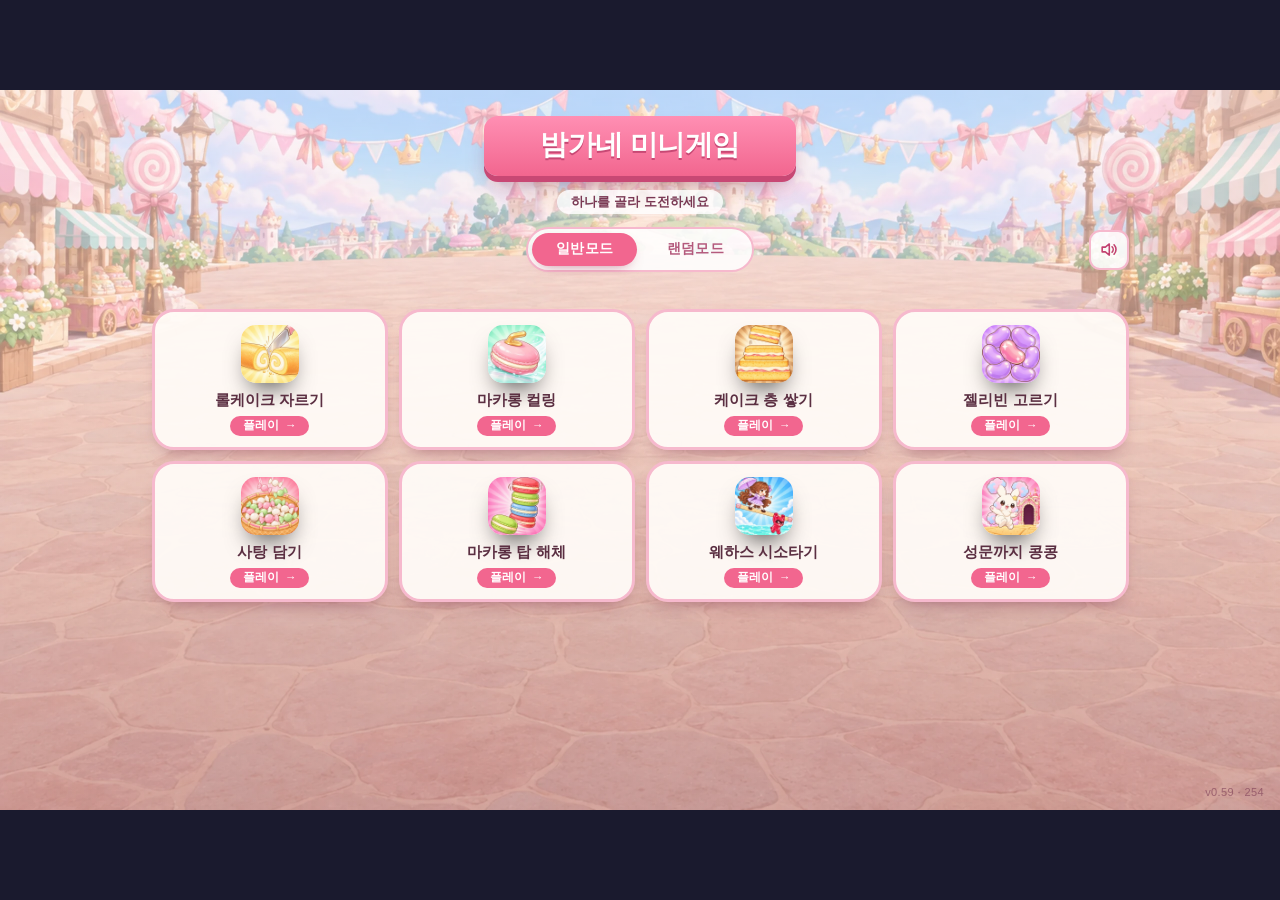
<file: index.html>
<!doctype html>
<html lang="ko">
<head>
<meta charset="utf-8">
<meta name="viewport" content="width=device-width, initial-scale=1">
<!-- 게임 화면들은 이 줄을 갖고 있는데 목록만 빠져 있었다.
     그래서 게임은 새 파일로 도는데 목록은 옛것을 붙잡고 있어,
     화면 구석 버전 표시가 실제와 어긋나 보였다. -->
<meta http-equiv="cache-control" content="no-cache">
<link rel="icon" href="data:image/svg+xml,%3Csvg xmlns='http://www.w3.org/2000/svg' viewBox='0 0 32 32'%3E%3Crect width='32' height='32' rx='7' fill='%231a1a2e'/%3E%3Ccircle cx='16' cy='16' r='8.5' fill='none' stroke='%23ec4899' stroke-width='3'/%3E%3Ccircle cx='16' cy='16' r='2.5' fill='%23ec4899'/%3E%3C/svg%3E">
<title>밤가네 미니게임</title>
<link rel="stylesheet" href="common.css?v=254">
<style>
  /* 무대는 잘라 내기만 하고 스크롤이 없다. 목록은 게임이 늘수록 길어지므로
     이 칸만 굴러가게 해 둔다. 아래쪽에 여백을 둬야 마지막 줄이 바닥에 붙지 않는다. */
  .hub { position: absolute; inset: 0; display: flex;
         flex-direction: column; align-items: center;
         padding: 26px 0 28px; overflow-y: auto; overscroll-behavior: contain;
         --accent-1: #6366f1; --accent-2: #4f46e5; }
  /* 굴림대는 얇게. 방송 화면에 굵은 막대가 지나가면 눈에 거슬린다. */
  .hub::-webkit-scrollbar { width: 9px; }
  .hub::-webkit-scrollbar-track { background: transparent; }
  .hub::-webkit-scrollbar-thumb { background: rgba(255,255,255,.16);
                                  border-radius: 5px; border: 2px solid transparent;
                                  background-clip: content-box; }
  .hub::-webkit-scrollbar-thumb:hover { background: rgba(255,255,255,.3);
                                        background-clip: content-box; }
  .hub h1 { font-size: 28px; font-weight: 800; letter-spacing: -.5px; }
  .hub .lead { margin-top: 7px; font-size: 13px; color: var(--text-faint); }

  /* 모드 고르는 가로줄.

     소리 조절을 이 줄 오른쪽 끝에 붙인다. 같은 줄에 넣되 **띄워서** 놓는 것은
     모드 토글이 화면 정가운데를 지켜야 하기 때문이다. 같은 흐름에 나란히 두면
     소리 조절 너비의 절반만큼 토글이 왼쪽으로 밀린다.

     오른쪽 끝은 **목록의 오른쪽 끝선**에 맞춘다. 무대 가장자리에 붙이면 목록보다
     한참 밖으로 나가 혼자 떠 보인다. 줄 너비를 목록 너비로 맞춰 두고 오른쪽에
     붙이는 방식인데, 그 너비는 아래 스크립트가 목록을 재서 넣는다 —
     여기에 977px 이라고 박아 두면 열 수가 바뀔 때 어긋난다.

     z-index 를 주는 것은 꼭 필요하다. transform 이 붙은 상자는 그 자체로
     쌓임 맥락을 만들어서, 안에 있는 판의 z-index 가 밖으로 통하지 않는다.
     그대로 두면 판이 뒤에 오는 타일에 가린다. */
  .moderow { position: relative; margin-top: 13px;
             display: flex; justify-content: center; }
  .moderow .sndbox { position: absolute; right: 0; top: 50%; z-index: 50;
                     transform: translateY(-50%); margin-left: 0; }

  /* 두 칸짜리 토글이라 지금 어느 쪽인지가 한눈에 보인다. */
  .modes { display: flex; gap: 6px; padding: 4px;
           background: rgba(255,255,255,.045); border: 1px solid var(--line);
           border-radius: 13px; }
  .modes button {
    padding: 7px 24px 8px; font: inherit; font-size: 13.5px; font-weight: 700;
    color: var(--text-dim); background: none; border: 0; border-radius: 10px;
    cursor: pointer; letter-spacing: .2px;
    transition: background .16s, color .16s;
  }
  .modes button:hover { color: #fff; }
  .modes button.on {
    color: #fff; background: linear-gradient(145deg, var(--accent-1), var(--accent-2));
    box-shadow: 0 6px 14px -6px rgba(0,0,0,.8);
  }
  .modes button.on:hover { color: #fff; }

  /* 랜덤이 도는 동안 나오는 한 줄. 자리를 늘 차지해서 화면이 덜컥이지 않게 한다. */
  .note { margin-top: 9px; height: 17px; font-size: 12.5px; color: var(--text-faint);
          letter-spacing: .2px; }
  .note b { color: #fff; }

  /* 4열. 게임이 늘어 무대(720px) 를 넘기면 목록을 휠로 굴려 본다.
     열을 늘리거나 카드를 줄이면 게임이 더 늘 때마다 또 손봐야 한다.
     굴리게 두면 몇 개가 되든 그대로 쓴다. */
  .grid { margin-top: 11px; display: grid;
          grid-template-columns: repeat(4, 236px); gap: 11px; }

  /* 랜덤이 도는 동안은 카드를 눌러도 들어가지 않는다 */
  .grid.spinning .game { pointer-events: none; }

  /* 룰렛이 지금 짚고 있는 카드 */
  .game.spot { transform: translateY(-3px);
               border-color: rgba(255,255,255,.85);
               box-shadow: 0 0 0 2px rgba(255,255,255,.35),
                           0 16px 30px -14px rgba(0,0,0,.9); }
  /* 걸린 카드 */
  .game.won { animation: won-pop .55s ease-out; border-color: #fff; }
  @keyframes won-pop {
    0%   { transform: translateY(-3px) scale(1); }
    35%  { transform: translateY(-6px) scale(1.05); }
    100% { transform: translateY(-3px) scale(1); }
  }

  .game {
    display: flex; flex-direction: column; align-items: center;
    padding: 13px 16px 11px; text-decoration: none; color: inherit;
    transition: transform .18s, border-color .18s;
  }
  .game:hover { transform: translateY(-3px);
                border-color: color-mix(in srgb, var(--accent-1) 55%, var(--line)); }
  .game .tile { width: 46px; height: 46px; border-radius: 12px; }
  .game .tile svg { width: 25px; height: 25px; }

  /* .tile.pic 은 common.css 에 있다. 게임 상단 바도 같은 그림을 쓰기 때문이다. */
  .game .name { margin-top: 9px; font-size: 15px; font-weight: 700; }
  .game .go   { margin-top: 5px; font-size: 11.5px; color: var(--text-dim); }

  /* 아직 만들지 않은 게임. 자리만 잡아 두고 눌러도 넘어가지 않는다. */
  .game.soon { opacity: .38; cursor: default; }
  .game.soon:hover { transform: none; border-color: var(--line); }
  .game.soon .tile { filter: grayscale(.7); box-shadow: none; }
  .game.soon .go { color: var(--text-faint); }

  /* 이미 깬 게임. 랜덤모드일 때만 이렇게 보인다 —
     일반모드에서는 다시 하고 싶으면 그냥 누르면 된다. */
  .grid.rand .game.cleared { opacity: .3; pointer-events: none; }
  .grid.rand .game.cleared .tile { filter: grayscale(.85); box-shadow: none; }
  .grid.rand .game.cleared .go { color: var(--text-faint); }
  /* 깼다는 표시. 흐린 카드 위에서도 보이도록 초록으로 둔다. */
  .grid.rand .game.cleared .go::after { content: " ✓"; color: #4ade80; }

  /* 깬 기록을 지우는 버튼. 깬 것이 하나도 없으면 아예 안 보인다 —
     늘 떠 있으면 누를 일 없는 버튼이 화면만 차지한다. */
  .reset {
    margin-top: 9px; padding: 5px 13px 6px;
    font: inherit; font-size: 11.5px; font-weight: 700; letter-spacing: .2px;
    color: var(--text-dim); background: rgba(255,255,255,.05);
    border: 1px solid var(--line); border-radius: 9px; cursor: pointer;
    transition: background .16s, color .16s, border-color .16s;
  }
  .reset:hover { color: #fff; background: rgba(255,255,255,.1);
                 border-color: rgba(255,255,255,.3); }
  .reset[hidden] { display: none; }

  /* ── 과자 왕국 테마 (홈화면) ─────────────────────────────────
     시안 A(과자 왕국 광장)로 정했다 — assets/_style/sweets-v1/hub/mock-A.png.
     사용자 조정 (2026-10-09): 안내 문구는 그대로, 플레이 표시와 카드 테두리는 게임마다 다른 색을 빼고
     **분홍 하나로 통일**. 그래서 카드에 게임별 색(--accent-1/2)을 물들이던 tinted 층을 끈다.
     배경 그림: assets/_hub/hub-bg.webp (왕관 축제 광장). 화면 장식만 바꾼다 — 목록·모드·랜덤 동작은 그대로. */
  .stage { background: url('assets/_hub/hub-bg.webp?v=254') center / cover no-repeat; }
  .stage::before { content: ""; position: absolute; inset: 0; pointer-events: none;
                   background: linear-gradient(180deg, rgba(255,240,246,.55), rgba(255,240,246,.25) 40%,
                                                       rgba(120,50,80,.25)); }
  .hub { --pink: #f2668f; --pink-soft: #f6b9cd; --plum: #5b2f42; }
  .hub::-webkit-scrollbar-thumb { background: rgba(194,65,111,.35); background-clip: content-box; }
  .hub::-webkit-scrollbar-thumb:hover { background: rgba(194,65,111,.55); background-clip: content-box; }

  /* 제목 — 리본 현수막 */
  .hub h1 { padding: 10px 56px 12px; color: #fff; font-weight: 900;
            background: linear-gradient(#ff8fb3, var(--pink)); border-radius: 14px;
            box-shadow: 0 6px 0 #c84874, 0 14px 24px -10px rgba(120,30,60,.6);
            text-shadow: 0 2px 0 #c84874; }
  .hub .lead { margin-top: 14px; padding: 3px 14px; font-weight: 700; color: #7a3954;
               background: rgba(255,255,255,.82); border-radius: 999px; }

  /* 모드 토글 · 소리 단추 */
  .hub .modes { background: rgba(255,255,255,.88); border: 2px solid var(--pink-soft); border-radius: 999px; }
  .hub .modes button { color: #b45a7d; border-radius: 999px; font-weight: 800; }
  .hub .modes button:hover { color: var(--pink); }
  .hub .modes button.on { color: #fff; background: var(--pink); box-shadow: 0 6px 14px -8px rgba(160,40,80,.7); }
  .hub .modes button.on:hover { color: #fff; }
  .hub .mute { background: rgba(255,255,255,.88); border: 2px solid var(--pink-soft); color: #c2416f; }
  .hub .mute:hover { background: #fff; color: var(--pink); }
  .hub .mute.off { color: #c9a3b2; }

  .hub .note { color: #7a3954; text-shadow: 0 1px 0 rgba(255,255,255,.8); font-weight: 700; }
  .hub .note b { color: #c2416f; }
  .hub .reset { color: #b45a7d; background: rgba(255,255,255,.88); border: 2px solid var(--pink-soft); border-radius: 999px; }
  .hub .reset:hover { color: var(--pink); background: #fff; border-color: var(--pink); }

  /* 게임 카드 — 크림색 쿠키 카드, 테두리는 분홍 하나 */
  .hub .game.card { background: rgba(255,251,247,.95); border: 3px solid var(--pink-soft); border-radius: 22px;
                    color: var(--plum); box-shadow: 0 10px 18px -10px rgba(120,40,70,.55); }
  .hub .game.card.tinted::before { display: none; }
  .hub .game:hover { border-color: var(--pink); }
  .hub .game .tile { width: 58px; height: 58px; }
  .hub .game .tile.pic { border-radius: 15px; }
  .hub .game .name { margin-top: 8px; font-weight: 800; color: var(--plum); }
  /* 플레이 표시 — 분홍 알약 하나로 통일 */
  .hub .game .go { margin-top: 6px; padding: 2px 13px 3px; border-radius: 999px;
                   font-weight: 700; color: #fff; background: var(--pink); }
  .hub .game.soon .go { background: #cdb7c0; color: #fff; }
  .hub .game.soon:hover { border-color: var(--pink-soft); }
  .hub .grid.rand .game.cleared .go { background: #cdb7c0; color: #fff; }
  .hub .grid.rand .game.cleared .go::after { color: #fff; }

  /* 랜덤 룰렛 — 짚고 있는 카드는 분홍 빛, 걸린 카드는 진한 분홍 테두리 */
  .hub .game.spot { border-color: #fff;
                    box-shadow: 0 0 0 4px var(--pink), 0 0 22px rgba(242,102,143,.85); }
  .hub .game.won { border-color: var(--pink); }

  #ver { color: #7a3954; opacity: .6; }
</style>
</head>
<body>
<div id="fit"><div class="stage">
  <div class="hub">
    <h1>밤가네 미니게임</h1>
    <p class="lead">하나를 골라 도전하세요</p>
    <div class="moderow sndmount">
      <div class="modes">
        <button id="mNormal" class="on">일반모드</button>
        <button id="mRandom">랜덤모드</button>
      </div>
    </div>
    <button class="reset" id="reset" hidden>깬 게임 초기화</button>
    <div class="note" id="note"></div>
    <div class="grid" id="grid"></div>
  </div>
</div></div>

<script src="common.js?v=254"></script>
<script src="sound.js?v=254"></script>
<script>
"use strict";

// 게임 목록. 여기에 한 줄 추가하면 허브에 바로 나온다.
//
// img 가 있으면 그 그림을 타일에 꽉 채워 넣고, 없으면 icon 의 선 그림을 쓴다.
// 2D 로 바꾼 게임부터 하나씩 그림을 붙여 나간다.
const GAMES = [
  { file: "ricecut.html",   name: "롤케이크 자르기",       c1: "#ec4899", c2: "#e11d48", icon: "knife",
    img: "assets/_icons/ricecut-sweets.webp?v=254" },
  { file: "curling.html",   name: "마카롱 컬링",     c1: "#f59e0b", c2: "#ea580c", icon: "target",
    img: "assets/_icons/curling-sweets.webp?v=254" },
  { file: "stack.html",     name: "케이크 층 쌓기",       c1: "#0ea5e9", c2: "#4f46e5", icon: "stack",
    img: "assets/_icons/stack-sweets.webp?v=254" },
  { file: "oddone.html",    name: "젤리빈 고르기",       c1: "#14b8a6", c2: "#0d9488", icon: "odd",
    img: "assets/_icons/oddone-sweets.webp?v=254" },
  { file: "fill.html",      name: "사탕 담기",       c1: "#fb7185", c2: "#e11d48", icon: "basket",
    img: "assets/_icons/fill-candy.webp?v=254" },
  { file: "tower.html",     name: "마카롱 탑 해체",    c1: "#34d399", c2: "#059669", icon: "tower",
    img: "assets/_icons/tower-sweets.webp?v=254" },
  { file: "seesaw.html",    name: "웨하스 시소타기", c1: "#a78bfa", c2: "#7c3aed", icon: "seesaw",
    img: "assets/_icons/seesaw-sweets.webp?v=254" },
  { file: "crossing.html",  name: "성문까지 콩콩",   c1: "#f9a8d4", c2: "#db2777", icon: "gate",
    img: "assets/_icons/crossing-sweets.webp?v=254" },
];

// 아이콘은 선으로만 그린다. 배경 타일 색이 게임을 구분해 준다.
const ICONS = {
  knife: '<rect x="3" y="9" width="18" height="6" rx="3"/><path d="M12 3v18"/>',
  grid:  '<rect x="4" y="4" width="16" height="16" rx="2"/><path d="M9 4v16M15 4v16M4 9h16M4 15h16"/>',
  wire:  '<path d="M3 12c3-7 6 7 9 0s6 7 9 0"/>',
  watch: '<circle cx="12" cy="13" r="7"/><path d="M9 3h6M12 3v3M12 13l3-2.5"/>',
  target:'<circle cx="12" cy="12" r="8"/><circle cx="12" cy="12" r="4.5"/><circle cx="12" cy="12" r="1.2"/>',
  stack: '<rect x="4" y="16" width="16" height="4" rx="1"/><rect x="6.5" y="11" width="11" height="4" rx="1"/><rect x="9" y="6" width="6" height="4" rx="1"/>',
  bolt:  '<path d="M13 3 6 13h5l-1 8 7-10h-5z"/>',
  rings: '<circle cx="12" cy="12" r="8.5"/><circle cx="12" cy="12" r="4"/>',
  drop:  '<path d="M12 20a7 7 0 0 0 7-7c0-5-7-10-7-10S5 8 5 13a7 7 0 0 0 7 7z"/>',
  odd:   '<rect x="3" y="3" width="7" height="7" rx="1.5"/>'
       + '<rect x="14" y="3" width="7" height="7" rx="1.5"/>'
       + '<rect x="3" y="14" width="7" height="7" rx="1.5"/>'
       + '<circle cx="17.5" cy="17.5" r="4"/>',
  shear: '<path d="M4 4l10 10M20 4L10 14"/><circle cx="7" cy="18" r="2.6"/>'
       + '<circle cx="17" cy="18" r="2.6"/>',
  dial:  '<circle cx="12" cy="12" r="8"/><path d="M12 12l4-4M12 4v2"/>',
  // 후보 게임 아이콘
  basket:'<path d="M4 10h16l-1.6 9H5.6z"/><path d="M8 10l2.5-5M16 10l-2.5-5"/>',
  tower: '<rect x="5" y="16" width="14" height="4" rx="2"/>'
       + '<rect x="6.5" y="10.5" width="11" height="4" rx="2"/>'
       + '<rect x="8" y="5" width="8" height="4" rx="2"/>',
  beat:  '<path d="M4 18l9-9"/><path d="M12 10l4-4a2.5 2.5 0 0 1 3.5 3.5l-4 4z"/>'
       + '<path d="M4 18l-1 3 3-1"/>',
  doors: '<rect x="2.5" y="5" width="5" height="14" rx="1"/>'
       + '<rect x="9.5" y="5" width="5" height="14" rx="1"/>'
       + '<rect x="16.5" y="5" width="5" height="14" rx="1"/>'
       + '<path d="M6 12h.01M13 12h.01M20 12h.01"/>',
  // 곶감 두름 — 줄에 꿴 곶감을 몇 개인지 센다
  count: '<path d="M4 5h16"/><circle cx="8" cy="10" r="3"/><circle cx="15" cy="10" r="3"/>'
       + '<circle cx="8" cy="17" r="3"/><circle cx="15" cy="17" r="3"/>',
  // 장대와 떨어지는 감
  pole:  '<path d="M4 20L16 6"/><circle cx="18" cy="5" r="2.6"/>'
       + '<circle cx="11" cy="16" r="2.2"/><circle cx="6" cy="12" r="1.8"/>',
  // 베개 — 솜이 든 둥근 네모와 바느질 선
  pillow:'<rect x="3" y="7" width="18" height="10" rx="4"/><path d="M7 7v10M17 7v10"/>',
  // 외줄과 양산 — 줄 위에서 균형을 잡는다
  rope:  '<path d="M2 18h20"/><path d="M12 18V8"/><path d="M7 8a5 3 0 0 1 10 0z"/>',
  seesaw:'<path d="M3 14l18-4"/><path d="M12 12v-8"/><circle cx="8" cy="9" r="2"/>',
  // 성문 — 아치 문과 성벽
  gate:  '<path d="M4 21V11a8 8 0 0 1 16 0v10"/><path d="M9 21v-5a3 3 0 0 1 6 0v5"/><path d="M2 21h20"/>',
  // 장독 항아리 — 두드려 소리를 듣는다
  jar:   '<path d="M8 6h8l1.5 3c1.5 2 1.5 8 0 10H6.5c-1.5-2-1.5-8 0-10z"/>'
       + '<path d="M6 6h12"/>',
  // 연과 연줄
  kite:  '<path d="M12 3l6 6-6 6-6-6z"/><path d="M12 15v6"/><path d="M10 21c2-1 2-2 4-3"/>',
};

const grid = document.getElementById("grid");
for (const g of GAMES) {
  // 아직 안 만든 게임은 링크로 두지 않는다. 눌러도 아무 일이 없어야 한다.
  const a = document.createElement(g.soon ? "div" : "a");
  if (!g.soon) a.href = g.file;
  a.className = "game card tinted" + (g.soon ? " soon" : "");
  a.style.setProperty("--accent-1", g.c1);
  a.style.setProperty("--accent-2", g.c2);
  // 2D 그림이 있으면 타일을 그림으로 채우고, 없으면 예전 선 그림을 쓴다.
  const tile = g.img
    ? '<div class="tile pic"><img src="' + g.img + '" alt=""></div>'
    : '<div class="tile"><svg viewBox="0 0 24 24">' + ICONS[g.icon] + "</svg></div>";
  a.innerHTML = tile
    + '<div class="name">' + g.name + "</div>"
    + '<div class="go">' + (g.soon ? "준비 중" : "플레이 &nbsp;→") + "</div>";
  if (g.file) a.dataset.file = g.file;
  grid.appendChild(a);
}

/* 모드 줄의 너비를 목록 너비에 맞춘다. 소리 조절이 그 줄의 오른쪽 끝에 붙으므로
   이렇게 해야 목록의 오른쪽 끝선과 딱 맞는다. 숫자를 박아 두지 않는 것은
   배포 빌드가 게임 수에 따라 열 수를 바꾸기 때문이다 — 그때 같이 따라온다.

   offsetWidth 를 쓰는 것은 무대에 걸린 확대·축소(--fit)를 타지 않는 값이라서다.
   getBoundingClientRect 로 재면 창 크기에 따라 값이 달라진다. */
const 모드줄 = document.querySelector(".moderow");
if (모드줄) 모드줄.style.width = grid.offsetWidth + "px";

/* ── 모드 ────────────────────────────────────────────────
   일반모드 — 목록에서 골라서 들어간다. 처음에는 늘 이쪽이다.
   랜덤모드 — 카드에 불이 차례로 돌다가 하나에 멈추고 그 게임으로 들어간다.

   바로 넘겨 버리지 않고 굳이 돌리는 이유는 방송용이기 때문이다.
   도는 몇 초가 "뭐 걸려라" 하는 시간이 되고 채팅이 반응할 틈이 된다.
   즉시 이동하면 시청자에게는 그냥 게임이 시작된 것과 구별되지 않는다. */

const mNormal = document.getElementById("mNormal");
const mRandom = document.getElementById("mRandom");
const note    = document.getElementById("note");

const reset = document.getElementById("reset");

// 준비 중인 게임은 뽑히면 안 된다
const 만든것 = [...grid.children].filter((el) => !el.classList.contains("soon"));

/* 이미 깬 게임은 랜덤 뽑기에서 뺀다.

   기록은 게임 화면에서 성공할 때 브라우저에 적힌다(common.js 의 깬기록).
   여기서는 읽어서 카드에 표시만 하고, 뽑을 때 빼면 된다.

   일반모드에서는 빼지 않는다 — 깬 게임을 다시 해보고 싶을 수 있고,
   그걸 막을 이유가 없다. 랜덤모드에서만 흐려지고 안 걸린다. */
let playable = 만든것;

function 깬것표시() {
  const 깸 = 깬기록.목록();
  let 수 = 0;
  for (const el of 만든것) {
    const 깼다 = 깸.indexOf(el.dataset.file) >= 0;
    el.classList.toggle("cleared", 깼다);
    if (깼다) 수++;
  }
  playable = 만든것.filter((el) => !el.classList.contains("cleared"));
  reset.hidden = 수 === 0;
  reset.textContent = "깬 게임 초기화 (" + 수 + ")";
  return 수;
}
깬것표시();

let spinTimer = 0;

function clearMarks() {
  for (const el of 만든것) el.classList.remove("spot", "won");
}

function toNormal() {
  clearTimeout(spinTimer); spinTimer = 0;
  clearMarks();
  grid.classList.remove("spinning", "rand");
  mNormal.classList.add("on");
  mRandom.classList.remove("on");
  note.textContent = "";
}

function toRandom() {
  // 이미 랜덤모드가 켜져 있어도 누르면 다시 돌아야 한다.
  // 게임에 들어갔다 뒤로가기로 돌아오면 랜덤모드가 켜진 채로 남는데,
  // 그때 이 버튼이 먹지 않으면 일반모드를 눌렀다 다시 눌러야 한다.
  // 진짜로 도는 중일 때만 막는다.
  if (grid.classList.contains("spinning")) return;
  mRandom.classList.add("on");
  mNormal.classList.remove("on");
  grid.classList.add("rand");
  깬것표시();
  spin();
}

function spin() {
  const n = playable.length;
  if (n === 0) {
    // 다 깼다. 그냥 아무 일도 안 일어나면 버튼이 고장 난 줄 안다.
    note.innerHTML = "<b>다 깼습니다</b> &nbsp;·&nbsp; 초기화하고 다시 하세요";
    return;
  }
  if (n === 1) { land(0); return; }      // 하나뿐이면 돌릴 것이 없다

  clearTimeout(spinTimer);               // 남아 있던 예약이 있으면 먼저 치운다
  grid.classList.add("spinning");
  clearMarks();

  // 걸릴 카드를 먼저 정하고, 거기서 멈추도록 걸음 수를 맞춘다.
  // 돌다가 멈춘 자리를 결과로 삼으면 게임 수에 따라 확률이 치우친다.
  // 걸릴 카드를 먼저 정한다. 그리고 **출발점**을 옮겨서 거기 멈추게 한다.
  //
  // 걸음 수를 늘려 맞추는 방법도 있지만 그러면 안 된다. 뒤로 갈수록 한 걸음이
  // 느려지는 구조라, 게임이 12개일 때 걸음 수가 22~33 으로 벌어지면
  // 도는 시간이 3.2초에서 6.4초까지 널뛴다. 출발점만 바꾸면 늘 같은 시간이다.
  //
  // 걸음 21, 50ms 로 시작해 한 걸음마다 7% 씩 느려진다
  //   → 50·(1.07^22−1)/0.07 ≈ 2.4초. 여기에 걸린 카드 보여주는 0.8초가 붙는다.
  // 더 끌면 방송에서 늘어지고, 더 짧으면 뭐가 도는지 보이지도 않는다.
  const winner = Math.floor(Math.random() * n);
  const steps = 21;
  const start = ((winner - steps) % n + n) % n;

  let i = 0;
  let wait = 50;                         // 처음엔 빠르게

  (function step() {
    const 지금 = (start + i) % n;
    playable[(start + i - 1 + n) % n].classList.remove("spot");
    playable[지금].classList.add("spot");
    Sound.crackle(0.8);
    note.textContent = "고르는 중…";

    if (i >= steps) { land(지금); return; }
    i++;
    wait *= 1.07;                        // 점점 느려진다
    spinTimer = setTimeout(step, wait);
  })();
}

function land(k) {
  spinTimer = 0;
  clearMarks();
  const el = playable[k];
  el.classList.add("spot", "won");
  const 이름 = el.querySelector(".name").textContent;
  note.innerHTML = "<b>" + 이름 + "</b> 걸렸습니다";
  Sound.success();

  // 걸린 카드를 잠깐 보여준 뒤에 넘어간다. 바로 넘기면 뭐가 걸렸는지 안 보인다.
  spinTimer = setTimeout(() => { location.href = el.getAttribute("href"); }, 800);
}

mNormal.addEventListener("click", toNormal);
mRandom.addEventListener("click", toRandom);

reset.addEventListener("click", () => {
  clearTimeout(spinTimer); spinTimer = 0;
  clearMarks();
  grid.classList.remove("spinning");
  깬기록.비우기();
  깬것표시();
  note.innerHTML = "<b>초기화</b> 했습니다";
  Sound.tick(1.3);
});

/* 게임에 들어갔다가 브라우저 뒤로가기로 돌아오면, 브라우저는 이 화면을
   떠날 때 모습 그대로 되살린다(bfcache). 룰렛이 돌던 상태에서 넘어갔으므로
   돌아오면 "도는 중" 인 채로 얼어 있고, 죽은 예약도 남아 있다.
   그대로 두면 랜덤모드 버튼이 먹지 않는다. 돌아올 때마다 풀어 준다.

   모드 토글은 건드리지 않는다. 랜덤모드로 갔다 왔으면 랜덤모드인 것이 맞고,
   그 상태에서 버튼을 누르면 바로 다시 돌아간다. */
addEventListener("pageshow", () => {
  clearTimeout(spinTimer); spinTimer = 0;
  clearMarks();
  grid.classList.remove("spinning");
  note.textContent = "";
  // 방금 그 게임을 깨고 돌아온 것일 수 있다. 기록을 다시 읽는다.
  깬것표시();
});
</script>
</body>
</html>
</file>
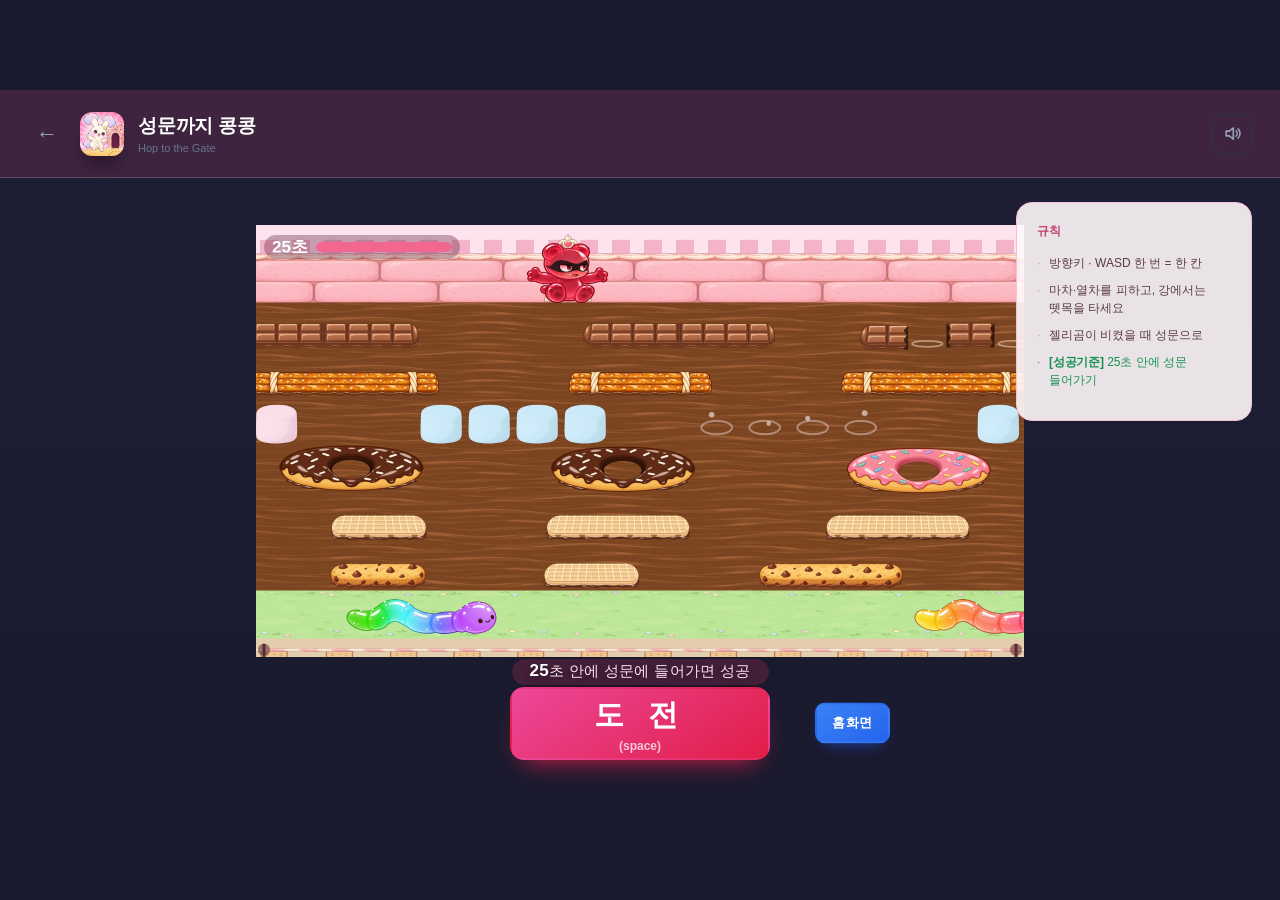
<file: crossing.html>
<!doctype html>
<html lang="ko">
<head>
<meta charset="utf-8">
<meta name="viewport" content="width=device-width, initial-scale=1">
<meta http-equiv="cache-control" content="no-cache">
<link rel="icon" href="data:image/svg+xml,%3Csvg xmlns='http://www.w3.org/2000/svg' viewBox='0 0 32 32'%3E%3Crect width='32' height='32' rx='7' fill='%231a1a2e'/%3E%3Ccircle cx='16' cy='16' r='8.5' fill='none' stroke='%23ec4899' stroke-width='3'/%3E%3Ccircle cx='16' cy='16' r='2.5' fill='%23ec4899'/%3E%3C/svg%3E">
<title>성문까지 콩콩</title>
<link rel="stylesheet" href="common.css?v=254">
<script src="common.js?v=254"></script>
<script src="sound.js?v=254"></script>
<style>
  :root { --accent-1: #f9a8d4; --accent-2: #db2777; }

  .board { width: 100%; display: grid; justify-items: center;
           grid-template-rows: var(--play-h) 30px auto; align-content: center;
           position: relative; }
  .arena { position: relative; order: 1; width: var(--play-w); height: var(--play-h);
           user-select: none; -webkit-user-select: none; touch-action: none; }
  .status   { order: 2; align-self: center; }
  .controls { text-align: center; order: 3; }
  .slot { position: absolute; left: 50%; top: calc(var(--play-h) / 2);
          transform: translate(-50%, -50%); z-index: 4;
          display: grid; place-items: center; pointer-events: none; }
  canvas { display: block; position: absolute; left: 0; top: 0; }

  .status { font-size: 15px; letter-spacing: .3px; }
  .status b { color: #fff; font-size: 17px; font-variant-numeric: tabular-nums; }
  .verdict .sub { display: none; }
  .rules li { font-size: 12px; }
</style>
</head>
<body class="theme-sweets">
<div id="fit"><div class="stage">

  <div class="topbar">
    <a class="back" href="index.html" title="목록으로">←</a>
    <div class="tile sm pic"><img src="assets/_icons/crossing-sweets.webp?v=254" alt=""></div>
    <div class="titles">
      <h1>성문까지 콩콩</h1>
      <p>Hop to the Gate</p>
    </div>
  </div>

  <div class="body">
    <div class="play">
      <div class="board">
        <div class="arena playslot" id="arena">
          <canvas id="cv" width="768" height="432"></canvas>
        </div>
        <div class="status" id="status"></div>
        <div class="slot" id="slot"></div>
        <div class="controls">
          <button class="btn" id="go">도 전</button>
          <div class="hint">방향키 · WASD 한 번에 한 칸</div>
        </div>
      </div>
    </div>

    <aside class="rules card">
      <h2>규칙</h2>
      <ul>
        <li>방향키 · WASD 한 번 = 한 칸</li>
        <li>마차·열차를 피하고, 강에서는 뗏목을 타세요</li>
        <li>젤리곰이 비켰을 때 성문으로</li>
        <li><b>[성공기준]</b> 25초 안에 성문 들어가기</li>
      </ul>
    </aside>
  </div>

</div></div>

<script>
"use strict";

/* ── 엔진 시작 ──────────────────────────────────────────────────
   화면·소리와 떨어진 규칙 덩어리다. 시간(초)만 받아 상태를 바꾼다.
   시뮬레이션이 이 구간만 잘라 그대로 돌리므로 DOM 을 건드리지 않는다. 1/240초 칸으로 흐른다.

   줄 번호 0 출발 · 1~6 길과 선로 · 7 쉼터 · 8~13 강 · 14 성벽. 자리 x 는 칸 단위(0~26), 칸 i 의 가운데는 i+0.5.
   줄 위의 물건(마차·뗏목·마시멜로)은 판을 만들 때 전부 정해진다. 나중에 무작위가 끼지 않는다 —
   어느 시각의 모습이든 계산으로 바로 나온다(줄마다 따로 쓰는 난수로 미리 늘려 둔다). 바뀌는 것은 공주뿐이다.
   줄 시간 λ 는 판을 만든 때부터 잰다 (도전 전 미리 보기에서도 줄이 흐르다 그대로 이어진다). 제한 시간은 "시작!" 부터. */
function 건너기판(R, 난수, 기준) {
  const 무작위 = 난수 || Math.random;
  const 칸 = 1 / 240;
  const N = R.칸수;
  const 쉼터줄 = 1 + R.줄.findIndex((j) => j.종류 === "강");
  const 성줄 = R.줄.length + 2;
  const 정의 = (r) => (r <= 0 || r === 쉼터줄 || r >= 성줄) ? null : R.줄[r < 쉼터줄 ? r - 1 : r - 2];
  const 몇번째 = (r) => (r <= 0 || r === 쉼터줄) ? 0 : r >= 성줄 ? R.줄.length + 1 : r < 쉼터줄 ? r : r - 1;
  const 나머지 = (a, b) => ((a % b) + b) % b;

  // 줄마다 따로 쓰는 난수 — 어떤 차례로 물어봐도 같은 판이 나오게 한다 (mulberry32)
  function 씨앗난수(s) {
    return () => {
      s = (s + 0x6D2B79F5) | 0;
      let x = Math.imul(s ^ (s >>> 15), 1 | s);
      x = (x + Math.imul(x ^ (x >>> 7), 61 | x)) ^ x;
      return ((x ^ (x >>> 14)) >>> 0) / 4294967296;
    };
  }

  const g = {
    t: 기준 || 0, 기준: 기준 || 0, t0: null, 끝: null, 끝줄: 0, 최고: 0,
    공주: { 줄: 0, x: Math.floor(N / 2) - 0.5, 점프: null },
    다음: null,                                       // 공중에서 누른 키 하나
    문: 0, 곰위상: 0, 줄들: [], 소식: [],
  };
  const 알림 = (t, 일, 덧) => g.소식.push(Object.assign({ t, 일 }, 덧));

  /* 줄의 움직임은 구간을 이어 붙인 것: { 시작, 끝, 이동(시작 때 밀린 칸), v(시작 때 빠르기), a(가속), 상태 }.
     이동(λ) = 이동 + v·d + a·d²/2. 폭주·물살 반전·열차는 구간을 필요한 만큼 그때그때 늘린다. */
  let 길쪽 = 무작위() < 0.5 ? -1 : 1, 강쪽 = 무작위() < 0.5 ? -1 : 1;
  for (let r = 0; r <= 성줄; r++) {
    let d = 정의(r);
    if (!d && r === 쉼터줄 && R.지렁이) d = Object.assign({ 종류: "쉼터" }, R.지렁이);   // 쉼터를 기어 다니는 젤리 지렁이
    if (!d) { g.줄들.push({ 종류: r === 0 ? "출발" : r === 쉼터줄 ? "쉼터" : "성" }); continue; }
    const 난 = 씨앗난수(Math.floor(무작위() * 4294967296));
    const 뽑 = (ab) => ab[0] + (ab[1] - ab[0]) * 난();
    const 줄 = { 종류: d.종류, d, 난, 뽑, 번호: 몇번째(r), 찾던: 0 };
    if (d.종류 === "선로") {
      줄.구간 = [{ 시작: 0, 끝: 뽑(d.열차.간격), 이동: 0, v: 0, a: 0, 상태: "잠잠" }];
    } else {
      const 쪽 = d.종류 === "길" ? 길쪽 : d.종류 === "강" ? 강쪽 : (난() < 0.5 ? -1 : 1);
      if (d.종류 === "길") 길쪽 = -길쪽; else if (d.종류 === "강") 강쪽 = -강쪽;
      const v = 뽑(d.속도) * 쪽;
      줄.물건 = [];
      const 주기 = d.가라앉음 ? d.가라앉음.뜸 + d.가라앉음.흔들 + d.가라앉음.잠김 : 0;
      const 입주기 = d.악어 ? d.악어.닫힘 + d.악어.예고 + d.악어.벌림 : 0;
      const 길이로 = (l) => Array.isArray(l) ? l[0] + Math.floor(난() * (l[1] - l[0] + 1)) : l;
      const 모양뽑기 = () => {
        let 남 = 난() * d.모양.reduce((a, m) => a + m.몫, 0);
        for (const m of d.모양) { 남 -= m.몫; if (남 <= 0) return m; }
        return d.모양[d.모양.length - 1];
      };
      let p = 0;
      while (p < R.고리최소) {
        if (d.떼) {                                    // 스쿠터 떼 — 바짝 붙어 몰려오고 떼 사이는 넓다. 가끔 마카롱 마차
          if (난() < d.떼.마차몫) { 줄.물건.push({ p, 길이: 2, 모양: "cart2" }); p += 2 + 뽑(d.틈); continue; }
          const n = 길이로(d.떼.대수);
          for (let i = 0; i < n; i++) { 줄.물건.push({ p, 길이: 1, 모양: "scooter1" }); p += 1 + (i < n - 1 ? d.떼.사이 : 0); }
          p += 뽑(d.틈); continue;
        }
        const m = d.모양 ? 모양뽑기() : null;
        const 길이 = 길이로(m ? m.길이 : d.길이);
        const o = { p, 길이, 모양: m ? m.이름 : null };
        if (d.색) o.모양 = d.색[Math.floor(난() * d.색.length)];
        if (d.가라앉음) { o.가라앉나 = 난() < d.가라앉음.몫; o.위상 = 난() * 주기; }
        if (d.구멍) o.구멍 = true;
        if (d.악어 && o.모양 === "croc") { o.악어 = true; o.입위상 = 난() * 입주기; }
        if (d.돌진 && 난() < d.돌진.몫) { const 주 = 뽑(d.돌진.주기); o.돌진 = { 주기: 주, 위상: 난() * 주 }; }
        if (d.쪼개짐 && o.모양 === d.쪼개짐.누가) { o.쪼개짐 = true; o.쪼개위상 = 난() * 쪼갬주기(d.쪼개짐); }
        if (d.흔적 && o.모양 === d.흔적.누가) { o.방울간격 = 뽑(d.흔적.간격); o.방울위상 = 난() * o.방울간격; }
        줄.물건.push(o);
        p += 길이 + 뽑(d.틈);
      }
      줄.고리 = p;
      줄.처음 = 난() * p;
      if (d.물고기) 줄.물고기 = { 찾던: 0, 구간: [{ 시작: -1e9, 끝: 뽑(d.물고기.간격), 상태: "잠잠" }] };
      const 첫길이 = d.폭주 ? 뽑(d.폭주.간격) : d.반전 ? 뽑(d.반전.간격) : Infinity;
      줄.구간 = [{ 시작: 0, 끝: 첫길이, 이동: 0, v, a: 0, 상태: "보통" }];
    }
    g.줄들.push(줄);
  }
  g.문 = R.문범위[0] + Math.floor(무작위() * (R.문범위[1] - R.문범위[0] + 1));
  /* 젤리곰 문지기 — 비킴(옆에 서 있음) → 예고(문 쪽으로 걸어옴) → 앉음(문을 막음) → 돌아감(걸어서 제자리로) → 비킴 …
     가끔 속임: 걸어오다 멈칫하고 되돌아간다 (앉지 않음). 위치 0 = 옆자리, 1 = 문 앞. 문은 "앉음" 동안만 막힌다 */
  const 곰서기 = Math.max(0.1, R.곰비킴 - R.곰예고 - (R.곰돌아감 || 0));
  g.곰 = { 난: 씨앗난수(Math.floor(무작위() * 4294967296)), 찾던: 0, 구간: [] };
  g.곰.구간.push({ 시작: -1e9, 끝: 0.1 + g.곰.난() * 곰서기, 상태: "비킴", 처음: 0, 나중: 0 });

  // 다음 구간 하나를 붙인다
  function 붙이기(줄) {
    const s = 줄.구간[줄.구간.length - 1], d = 줄.d, 길이 = s.끝 - s.시작;
    const 이동끝 = s.이동 + s.v * 길이 + 0.5 * s.a * 길이 * 길이, v끝 = s.v + s.a * 길이;
    const 새 = (상태, 초, v, a, 덧) => 줄.구간.push(Object.assign({ 시작: s.끝, 끝: s.끝 + 초, 이동: 이동끝, v, a: a || 0, 상태 }, 덧));
    if (d.종류 === "선로") {
      const k = d.열차;
      if (s.상태 === "잠잠") 새("예고", k.예고, 0, 0, { 쪽: s.다음쪽 || (줄.난() < 0.5 ? -1 : 1), 이어: s.이어,
                                                     모양: k.모양 ? k.모양[Math.floor(줄.난() * k.모양.length)] : "train" });
      else if (s.상태 === "예고") 새("지나감", (N + k.길이) / k.속도 + 0.05, 0, 0, { 쪽: s.쪽, 이어: s.이어, 모양: s.모양 });
      // 연속 열차 — 한 대가 지나간 직후 반대쪽에서 한 대 더 (종이 다시 울린다). 세 대째는 없다
      else if (!s.이어 && k.연속몫 && 줄.난() < k.연속몫) 새("잠잠", k.연속틈, 0, 0, { 이어: true, 다음쪽: -s.쪽 });
      else 새("잠잠", 줄.뽑(k.간격), 0);
    } else if (d.폭주) {
      const k = d.폭주;
      if (s.상태 === "보통") 새("예고", k.예고, v끝);
      else if (s.상태 === "예고") 새("폭주", k.길이, v끝 * k.배);
      else 새("보통", 줄.뽑(k.간격), v끝 / k.배);
    } else if (d.반전) {
      const k = d.반전;
      if (s.상태 === "보통") 새("예고", k.예고, v끝);
      else if (s.상태 === "예고") 새("전환", k.전환, v끝, -2 * v끝 / k.전환);
      else 새("보통", 줄.뽑(k.간격), v끝);
    }
  }
  function 구간찾기(줄, λ) {
    const 구 = 줄.구간;
    while (구[구.length - 1].끝 <= λ) 붙이기(줄);
    let i = Math.min(줄.찾던, 구.length - 1);
    while (i > 0 && 구[i].시작 > λ) i--;
    while (구[i].끝 <= λ) i++;
    줄.찾던 = i;
    return 구[i];
  }
  function 곰붙이기() {
    const 곰 = g.곰, s = 곰.구간[곰.구간.length - 1];
    const 새 = (상태, 초, 처음, 나중, 덧) => 곰.구간.push(Object.assign({ 시작: s.끝, 끝: s.끝 + 초, 상태, 처음, 나중 }, 덧));
    if (s.상태 === "비킴") {
      // 비켜 서 있을 때 가끔 12번 줄 한 칸으로 젤리를 던진다 (던지는 동안 문은 열려 있다)
      if (R.곰던짐 && !s.던진뒤 && 곰.난() < R.곰던짐.몫) { 새("던짐", R.곰던짐.예고, 0, 0, { c: 1 + Math.floor(곰.난() * (N - 2)) }); return; }
      if (곰.난() < (R.곰속임몫 || 0)) 새("예고", R.곰예고 * R.곰속임깊이, 0, R.곰속임깊이, { 속임: true });
      else 새("예고", R.곰예고, 0, 1);
    } else if (s.상태 === "던짐") 새("비킴", 0.3, 0, 0, { 던진뒤: true, c: s.c, 떨어짐: s.끝 });
    else if (s.상태 === "예고") {
      if (s.속임) 새("멈칫", R.곰멈칫, s.나중, s.나중);
      else 새("앉음", R.곰앉음, 1, 1);
    } else if (s.상태 === "멈칫") 새("돌아감", (R.곰돌아감 || 0.01) * s.나중, s.나중, 0);
    else if (s.상태 === "앉음") 새("돌아감", R.곰돌아감 || 0.01, 1, 0);
    else 새("비킴", 곰서기, 0, 0);
  }
  function 곰구간(λ) {
    const 곰 = g.곰, 구 = 곰.구간;
    while (구[구.length - 1].끝 <= λ) 곰붙이기();
    let i = Math.min(곰.찾던, 구.length - 1);
    while (i > 0 && 구[i].시작 > λ) i--;
    while (구[i].끝 <= λ) i++;
    곰.찾던 = i;
    return 구[i];
  }
  // 그림용 — 곰이 어디쯤(0 옆자리 ~ 1 문 앞), 어느 쪽으로 걷나
  function 곰모습(λ) {
    const s = 곰구간(λ), q = Math.max(0, Math.min(1, (λ - s.시작) / Math.max(1e-6, s.끝 - s.시작)));
    return { 상태: s.상태, 위치: s.처음 + (s.나중 - s.처음) * q, 쪽: Math.sign(s.나중 - s.처음), 몫: q, 속임: !!s.속임, c: s.c };
  }
  // 젤리 맞음 — 떨어진 순간부터 0.12초 동안 그 칸(반폭 안)에 있으면 퐁당
  function 젤리맞나(r, x, λ) {
    if (!R.곰던짐 || r !== 성줄 - 1) return false;
    const s = 곰구간(λ);
    return !!s.던진뒤 && λ - s.시작 < 0.12 && Math.abs(x - (s.c + 0.5)) < R.곰던짐.반폭;
  }
  // 뗏목에 붙은 젤리 자국 — 떨어진 때 그 칸의 뗏목에 붙어 같이 흘러가다 자국초 뒤 마른다. 떨어진 순간 정해진다
  function 젤리자국들(λ) {
    if (!R.곰던짐) return [];
    곰구간(λ);
    const 결과 = [], 줄 = g.줄들[성줄 - 1];
    for (const s of g.곰.구간) {
      if (s.상태 !== "던짐" || s.끝 > λ || s.끝 <= λ - R.곰던짐.자국초) continue;
      if (s.자국 === undefined) {
        const j = 받침물건(성줄 - 1, s.c + 0.5, s.끝);
        s.자국 = j < 0 ? null : { j, 오프셋: 붙은자리(줄.d, 줄.물건[j], s.c + 0.5 - 물건x(줄, j, s.끝), s.끝) };   // 붙은 초코바 기준 자리
      }
      if (s.자국) { const o = 줄.물건[s.자국.j];
        결과.push({ j: s.자국.j, x: 물건x(줄, s.자국.j, λ) + s.자국.오프셋 + 덩어리밀림(줄.d, o, s.자국.오프셋, λ), 나이: λ - s.끝 }); }
    }
    return 결과;
  }
  const 젤리자국위 = (r, x, λ) => r === 성줄 - 1 && 젤리자국들(λ).some((z) => Math.abs(x - z.x) < 0.5);
  function 이동(줄, λ) { const s = 구간찾기(줄, λ), d = λ - s.시작; return s.이동 + s.v * d + 0.5 * s.a * d * d; }
  function 빠르기(줄, λ) { const s = 구간찾기(줄, λ); return s.v + s.a * (λ - s.시작); }

  function 물건x(줄, j, λ) { return 나머지(줄.물건[j].p + 줄.처음 + 이동(줄, λ), 줄.고리) - (줄.고리 - N) / 2; }
  // 5번 줄 돌진 — 차마다 따로: 보통 → 예고(덜컹) → 돌진(확 치고 나감) → 되돌림(천천히 제자리로). 거리는 가는 쪽으로 더해진다
  function 돌진모습(d, o, λ) {
    if (!o.돌진) return { 상태: null, 거리: 0 };
    const k = d.돌진, s = 나머지(λ + o.돌진.위상, o.돌진.주기), 쉼 = o.돌진.주기 - k.예고 - k.길이 - k.되돌림;
    if (s < 쉼) return { 상태: null, 거리: 0 };
    if (s < 쉼 + k.예고) return { 상태: "예고", 거리: 0 };
    if (s < 쉼 + k.예고 + k.길이) { const q = (s - 쉼 - k.예고) / k.길이; return { 상태: "돌진", 거리: k.거리 * q * q * (3 - 2 * q) }; }
    return { 상태: "되돌림", 거리: k.거리 * (1 - (s - 쉼 - k.예고 - k.길이) / k.되돌림) };
  }
  /* 초코바 쪼개짐 — 붙음 → 금(예고: 갈라질 자리에만 금) → 벌어짐 → 떨어짐(덩어리들이 따로 둥둥) → 모임 → 붙음 …
     4칸이면 2+2 · 2+1+1 처럼 덩어리로 갈라진다. 나눔은 번마다 다르다(판을 만들 때 정해진 위상으로 계산 — 언제 봐도 같다).
     덩어리 위는 어디든 디딜 수 있고, 타고 있으면 덩어리와 같이 벌어지고 모인다. 덩어리 사이 틈만 물이다 */
  function 쪼갬주기(k) { return k.붙음 + k.금 + k.벌어짐 + k.떨어짐 + k.모임; }
  function 쪼갬상태(d, o, λ) {
    if (!o.쪼개짐) return null;
    const k = d.쪼개짐, s = 나머지(λ + o.쪼개위상, 쪼갬주기(k)), a = k.붙음 + k.금, b = a + k.벌어짐;
    return s < k.붙음 ? "붙음" : s < a ? "금" : s < b ? "벌어짐" : s < b + k.떨어짐 ? "떨어짐" : "모임";
  }
  // 이번 번의 덩어리들 — { 몫: 0 붙음 ~ 1 다 벌어짐, 조각: [{ 왼, 오른 (초코바 왼끝 기준, 벌어진 만큼 포함), 칸0, 칸수, 밀 }] }
  function 조각자리(d, o, λ) {
    if (!o.쪼개짐) return null;
    const k = d.쪼개짐, 주 = 쪼갬주기(k), u = λ + o.쪼개위상, s = 나머지(u, 주);
    const 번 = Math.round((u - s) / 주), 목록 = k.나눔[o.길이] || [[o.길이]];
    const 나눔 = 목록[(Math.imul(번 + Math.floor(o.쪼개위상 * 1e6), 2654435761) >>> 16) % 목록.length];
    const 매끈 = (q) => q * q * (3 - 2 * q), a = k.붙음 + k.금, b = a + k.벌어짐, c = b + k.떨어짐;
    const 몫 = s < a ? 0 : s < b ? 매끈((s - a) / k.벌어짐) : s < c ? 1 : 매끈(1 - (s - c) / k.모임);
    const 조각 = [];
    let 칸0 = 0;
    for (let i = 0; i < 나눔.length; i++) {
      const 밀 = (i - (나눔.length - 1) / 2) * k.틈 * 몫;          // 가운데를 두고 양옆으로 벌어진다
      조각.push({ 왼: 칸0 + 밀, 오른: 칸0 + 나눔[i] + 밀, 칸0, 칸수: 나눔[i], 밀 });
      칸0 += 나눔[i];
    }
    return { 몫, 조각 };
  }
  // 붙은 초코바 기준 자리 u 가 든 덩어리가 지금 얼마나 밀려 있나 (쪼개지지 않는 물건은 0)
  function 덩어리밀림(d, o, u, λ) {
    const z = 조각자리(d, o, λ);
    if (!z || z.몫 === 0) return 0;
    for (const c of z.조각) if (u < c.칸0 + c.칸수) return c.밀;
    return z.조각[z.조각.length - 1].밀;
  }
  // 갈라진 초코바 위 자리(초코바 왼끝 기준) → 붙은 초코바 기준 자리. 가장 가까운 덩어리에 붙인다
  function 붙은자리(d, o, 상대, λ) {
    const z = 조각자리(d, o, λ);
    if (!z || z.몫 === 0) return 상대;
    let 가장 = z.조각[0], 거리 = 1e9;
    for (const c of z.조각) { const 떨 = Math.max(c.왼 - 상대, 상대 - c.오른, 0); if (떨 < 거리) { 거리 = 떨; 가장 = c; } }
    return Math.min(가장.칸0 + 가장.칸수 - 1e-6, Math.max(가장.칸0, 상대 - 가장.밀));
  }
  // 덩어리에 탄 공주가 이번 칸(λ - 칸 → λ)에 덩어리와 함께 움직인 만큼
  function 조각밀림(줄, o, x, λ) {
    const 앞 = λ - 칸, x0 = 나머지(o.p + 줄.처음 + 이동(줄, 앞), 줄.고리) - (줄.고리 - N) / 2;
    const u = 붙은자리(줄.d, o, x - x0, 앞);
    return 덩어리밀림(줄.d, o, u, λ) - 덩어리밀림(줄.d, o, u, 앞);
  }
  // 갈라진 초코바의 덩어리 사이 틈인가 — 빠진 까닭을 "쪼개짐" 으로 알려 주려고
  function 초코틈(r, x, λ) {
    const 줄 = g.줄들[r];
    if (!줄.d || !줄.d.쪼개짐) return false;
    const 밀림 = 줄.처음 + 이동(줄, λ), m = (줄.고리 - N) / 2;
    for (const o of 줄.물건) {
      const z = 조각자리(줄.d, o, λ);
      if (!z || z.몫 === 0) continue;
      const x0 = 나머지(o.p + 밀림, 줄.고리) - m;
      if (x > x0 + z.조각[0].왼 && x < x0 + z.조각[z.조각.length - 1].오른) return true;
    }
    return false;
  }
  // 젤리 악어 입 — 닫힘 → 예고(꿈틀) → 벌림
  function 입상태(d, o, λ) {
    const k = d.악어, s = 나머지(λ + o.입위상, k.닫힘 + k.예고 + k.벌림);
    return s < k.닫힘 ? "닫힘" : s < k.닫힘 + k.예고 ? "예고" : "벌림";
  }
  // 바닥 흔적 — 아이스크림 트럭(녹은 웅덩이 · 미끄럼) · 레몬 택시(캐러멜 · 붙음)가 일정한 간격으로 뒤꽁무니에 한 방울씩 흘린다.
  // 판을 만들 때 다 정해진다
  function 웅덩이들(r, λ) {
    const 줄 = g.줄들[r];
    if (!줄.d || !줄.d.흔적) return [];
    const 초 = 줄.d.흔적.초, m = (줄.고리 - N) / 2, 결과 = [];
    for (const o of 줄.물건) {
      if (!o.방울간격) continue;
      const k0 = Math.ceil((λ - 초 - o.방울위상) / o.방울간격), k1 = Math.floor((λ - o.방울위상) / o.방울간격);
      for (let k = k0; k <= k1; k++) {
        const τ = o.방울위상 + k * o.방울간격, v = 빠르기(줄, τ);
        const x0 = 나머지(o.p + 줄.처음 + 이동(줄, τ), 줄.고리) - m;
        const c = Math.floor(v > 0 ? x0 - 0.5 : x0 + o.길이 + 0.5);
        if (c >= 0 && c < N && x0 > -o.길이 - 1 && x0 < N + 1) 결과.push({ c, 나이: λ - τ });
      }
    }
    return 결과;
  }
  const 웅덩이위 = (r, x, λ) => { const c = Math.floor(x); return 웅덩이들(r, λ).some((u) => u.c === c); };
  // 젤리 물고기 — 잠잠 → 예고(물결 고리, 칸 c) → 점프(그 칸 위면 퐁당) → 잠잠 …
  function 물고기붙이기(줄) {
    const k = 줄.d.물고기, 구 = 줄.물고기.구간, s = 구[구.length - 1];
    if (s.상태 === "잠잠") 구.push({ 시작: s.끝, 끝: s.끝 + k.예고, 상태: "예고", c: 1 + Math.floor(줄.난() * (N - 2)) });
    else if (s.상태 === "예고") 구.push({ 시작: s.끝, 끝: s.끝 + k.점프, 상태: "점프", c: s.c });
    else 구.push({ 시작: s.끝, 끝: s.끝 + 줄.뽑(k.간격), 상태: "잠잠" });
  }
  function 물고기구간(줄, λ) {
    const 물 = 줄.물고기, 구 = 물.구간;
    while (구[구.length - 1].끝 <= λ) 물고기붙이기(줄);
    let i = Math.min(물.찾던, 구.length - 1);
    while (i > 0 && 구[i].시작 > λ) i--;
    while (구[i].끝 <= λ) i++;
    물.찾던 = i;
    return 구[i];
  }
  function 물고기맞음(r, x, λ) {
    const 줄 = g.줄들[r];
    if (!줄.물고기) return null;
    const s = 물고기구간(줄, λ);
    return s.상태 === "점프" && Math.abs(x - (s.c + 0.5)) < 줄.d.물고기.반폭 ? s : null;
  }
  // 물고기에 맞으면 반대쪽으로 한 칸 밀린다 (같은 물고기에 두 번은 안 밀린다). 밀린 곳이 물이면 그때 퐁당
  function 물고기밀기(p, f, λ) {
    if (p.밀린 === f.시작) return;
    p.밀린 = f.시작;
    const 쪽 = p.x >= f.c + 0.5 ? "오른" : "왼";
    if (뛰기(p, 쪽, λ) === "뜀") { p.점프.밀림 = true; p.점프.미끄럼 = true; }
  }
  // 악어 머리 칸에 서 있는데 입을 벌렸나
  function 물리나(r, j, x, λ) {
    const 줄 = g.줄들[r], o = 줄.물건[j];
    if (!o || !o.악어 || 입상태(줄.d, o, λ) !== "벌림") return false;
    const x0 = 나머지(o.p + 줄.처음 + 이동(줄, λ), 줄.고리) - (줄.고리 - N) / 2;
    return 빠르기(줄, λ) >= 0 ? x >= x0 + o.길이 - 1 : x <= x0 + 1;
  }
  // 뜸 → 흔들(예고) → 가라앉는 중(작아지며 잠긴다 — 아직 받침) → 잠김(다 사라짐 — 이때부터 빠진다)
  function 잠김상태(d, o, λ) {
    if (!o.가라앉나) return "뜸";
    const k = d.가라앉음, s = 나머지(λ + o.위상, k.뜸 + k.흔들 + k.잠김);
    return s < k.뜸 ? "뜸" : s < k.뜸 + k.흔들 ? "흔들" : s < k.뜸 + k.흔들 + (k.가라앉기 || 0) ? "가라앉는중" : "잠김";
  }
  // 그림용 — 지금 상태가 얼마나 지났나 (0~1). 흔들리며 줄어들고, 잠긴 뒤엔 거품
  function 잠김몫(d, o, λ) {
    if (!o.가라앉나) return 0;
    const k = d.가라앉음, s = 나머지(λ + o.위상, k.뜸 + k.흔들 + k.잠김), 가 = k.가라앉기 || 0;
    return s < k.뜸 ? s / k.뜸 : s < k.뜸 + k.흔들 ? (s - k.뜸) / k.흔들
         : s < k.뜸 + k.흔들 + 가 ? (s - k.뜸 - k.흔들) / 가 : (s - k.뜸 - k.흔들 - 가) / (k.잠김 - 가);
  }
  // 열차가 덮은 칸 [왼, 오른] — 지나가지 않으면 null
  function 열차자리(줄, λ) {
    const s = 구간찾기(줄, λ);
    if (s.상태 !== "지나감") return null;
    const 머리 = 줄.d.열차.속도 * (λ - s.시작), L = 줄.d.열차.길이;
    return s.쪽 > 0 ? [머리 - L, 머리] : [N - 머리, N - 머리 + L];
  }
  // 줄 하나의 그 시각 모습. 물건 x 는 왼쪽 끝 (화면 밖이어도 돌려준다)
  function 줄모양(r, λ) {
    const 줄 = g.줄들[r];
    if (!줄.d) return { 종류: 줄.종류 };
    const s = 구간찾기(줄, λ);
    if (줄.종류 === "선로") return { 종류: "선로", 상태: s.상태, 쪽: s.쪽 || 0, 열차: 열차자리(줄, λ), 남은: s.끝 - λ, 이어: !!s.이어, 모양: s.모양 || "train" };
    const 밀림 = 줄.처음 + 이동(줄, λ), m = (줄.고리 - N) / 2, 쪽 = Math.sign(빠르기(줄, λ)) || 1;
    const 물건 = 줄.물건.map((o) => { const 돌 = 돌진모습(줄.d, o, λ); return {
                                         x: 나머지(o.p + 밀림, 줄.고리) - m + 쪽 * 돌.거리, 돌진: 돌.상태, 쪼갬: 쪼갬상태(줄.d, o, λ), 조각: 조각자리(줄.d, o, λ),
                                         길이: o.길이, 모양: o.모양, 구멍: !!o.구멍, 악어: !!o.악어,
                                         상태: 줄.d.가라앉음 ? 잠김상태(줄.d, o, λ) : "뜸",
                                         몫: 줄.d.가라앉음 ? 잠김몫(줄.d, o, λ) : 0,
                                         입: o.악어 ? 입상태(줄.d, o, λ) : null }; });
    return { 종류: 줄.종류, 상태: s.상태, v: 빠르기(줄, λ), 물건, 밀림, 마시멜로: !!줄.d.마시멜로, 눅눅: 줄.d.눅눅 || 0,
             웅덩이: 줄.d.흔적 ? 웅덩이들(r, λ) : null, 웅덩이초: 줄.d.흔적 ? 줄.d.흔적.초 : 0, 흔적효과: 줄.d.흔적 ? 줄.d.흔적.효과 : null,
             물고기: 줄.물고기 ? (() => { const f = 물고기구간(줄, λ); return { 상태: f.상태, c: f.c, 몫: (λ - f.시작) / (f.끝 - f.시작) }; })() : null,
             젤리자국: r === 성줄 - 1 ? 젤리자국들(λ) : null };
  }
  // 길·선로: 공주 판정 폭과 겹치는 물건이 있나
  function 부딪힘(r, x, λ) {
    const 줄 = g.줄들[r], 반 = R.공주반폭, 줄임 = R.물건줄임;
    if (줄.종류 === "선로") {
      const 열 = 열차자리(줄, λ);
      return !!열 && x + 반 > 열[0] + 줄임 && x - 반 < 열[1] - 줄임;
    }
    if (줄.종류 !== "길" && !(줄.종류 === "쉼터" && 줄.물건)) return false;
    const 밀림 = 줄.처음 + 이동(줄, λ), m = (줄.고리 - N) / 2, 쪽 = Math.sign(빠르기(줄, λ)) || 1;
    for (const o of 줄.물건) {
      const x0 = 나머지(o.p + 밀림, 줄.고리) - m + (o.돌진 ? 쪽 * 돌진모습(줄.d, o, λ).거리 : 0);
      if (x + 반 > x0 + 줄임 && x - 반 < x0 + o.길이 - 줄임) return true;
    }
    return false;
  }
  // 강: 공주 가운데 아래에 올라설 것이 있나 — 있으면 그 물건 번호, 없으면 -1
  function 받침물건(r, x, λ) {
    const 줄 = g.줄들[r], 너 = R.받침너그러움;
    const 밀림 = 줄.처음 + 이동(줄, λ), m = (줄.고리 - N) / 2;
    for (let j = 0; j < 줄.물건.length; j++) {
      const o = 줄.물건[j], x0 = 나머지(o.p + 밀림, 줄.고리) - m;
      if (x < x0 - 2 || x > x0 + o.길이 + 2) continue;                       // (갈라진 초코바는 양옆으로 벌어진다)
      if (o.구멍) {                                   // 도넛 튜브 — 가운데 구멍(가운데에서 반폭 안)에 내리면 빠진다. 나머지는 고리
        if (x >= x0 - 너 && x <= x0 + o.길이 + 너 && Math.abs(x - (x0 + o.길이 / 2)) > 줄.d.구멍.반폭) return j;
        continue;
      }
      if (o.쪼개짐) {                                  // 갈라진 초코바 — 덩어리 위는 어디든 받침, 덩어리 사이 틈은 물
        const z = 조각자리(줄.d, o, λ);
        if (z.몫 > 0) { for (const c of z.조각) if (x >= x0 + c.왼 - 너 && x <= x0 + c.오른 + 너) return j; continue; }
      }
      if (!줄.d.마시멜로) { if (x >= x0 - 너 && x <= x0 + o.길이 + 너) return j; continue; }
      if (잠김상태(줄.d, o, λ) === "잠김") continue;
      for (let i = 0; i < o.길이; i++) if (Math.abs(x - (x0 + i + 0.5)) <= R.마시멜로반폭 + 너) return j;
    }
    return -1;
  }
  const 받침 = (r, x, λ) => 받침물건(r, x, λ) >= 0;
  // 눅눅 웨하스 — 같은 뗏목에 계속 올라서 있으면 시간이 쌓인다. 내리면 처음부터
  function 올라탐(p, j, λ) {
    if (!g.줄들[p.줄].d.눅눅) { p.탄 = null; return; }
    if (!p.탄 || p.탄.줄 !== p.줄 || p.탄.j !== j) p.탄 = { 줄: p.줄, j, 시작: λ };
  }
  function 곰상태(λ) { return 곰구간(λ).상태; }   // 비킴 · 예고 · 멈칫 · 앉음 · 돌아감 — 문이 막힌 것은 "앉음" 뿐
  const 강인가 = (r) => g.줄들[r].종류 === "강";
  const 칸맞춤 = (x) => Math.min(N - 0.5, Math.max(0.5, Math.floor(x) + 0.5));

  // 공주가 한 칸 뛴다. 방향: "위" · "아래" · "왼" · "오른". 돌려주는 값: "뜀" · "공중" · "막힘" · "벽"
  function 뛰기(p, 방향, λ) {
    if (p.점프) return "공중";
    if (p.붙음 && λ < p.붙음) return "붙음";                                  // 캐러멜에 발이 붙었다
    let 줄1 = p.줄, x1 = p.x;
    if (방향 === "위") 줄1++;
    else if (방향 === "아래") 줄1--;
    else x1 += 방향 === "왼" ? -1 : 1;
    if (줄1 < 0) return "막힘";
    if (줄1 === 성줄) {
      if (Math.abs(p.x - (g.문 + 0.5)) > R.문너그러움) return "벽";
      x1 = g.문 + 0.5;
    } else if (줄1 !== p.줄 && !강인가(줄1)) x1 = 칸맞춤(p.x);
    if (x1 < 0.5 - 1e-9 || x1 > N - 0.5 + 1e-9) return "막힘";
    const 출발줄 = g.줄들[p.줄];
    p.점프 = { 시작: λ, 줄0: p.줄, 줄1, x0: p.x, dx: x1 - p.x, 흐름0: 출발줄.종류 === "강" ? 이동(출발줄, λ) : 0, 방향 };
    return "뜀";
  }
  // 공주 한 칸(1/240초). 끝났으면 까닭을 돌려준다
  function 공주한칸(p, λ) {
    if (p.점프) {
      const j = p.점프, q = Math.min(1, (λ - j.시작) / R.점프초);
      const 출발줄 = g.줄들[j.줄0];
      const 흐름 = 출발줄.종류 === "강" ? 이동(출발줄, λ) - j.흐름0 : 0;   // 강에서 뛰면 공중에서도 물살만큼 밀린다
      p.x = j.x0 + j.dx * q + 흐름;
      if (q >= 0.5 && p.줄 !== j.줄1) {                                       // 절반 지점에서 판정 칸이 바뀐다
        p.줄 = j.줄1;
        if (p.줄 === 성줄) return 곰상태(λ) === "앉음" ? "잡힘" : "성공";
      }
      if (q >= 1) {
        const 방향 = j.방향, 미끄러짐 = j.미끄럼;
        p.점프 = null;
        if (!강인가(p.줄)) {
          p.x = 칸맞춤(p.x); p.탄 = null;
          // 바닥 흔적에 내리면 — 녹은 웅덩이: 같은 쪽으로 한 칸 더 미끄러진다(미끄러진 끝에서 또 미끄러지진 않는다) · 캐러멜: 잠깐 발이 붙는다
          const 흔 = g.줄들[p.줄].d && g.줄들[p.줄].d.흔적;
          if (흔 && 웅덩이위(p.줄, p.x, λ)) {
            if (흔.효과 === "미끄럼") { if (!미끄러짐 && 방향 && 뛰기(p, 방향, λ) === "뜀") p.점프.미끄럼 = true; }
            else if (흔.효과 === "붙음") p.붙음 = λ + 흔.붙음초;
          }
        } else {
          const j2 = 받침물건(p.줄, p.x, λ);
          if (j2 < 0) return j.밀림 ? "물고기" : 초코틈(p.줄, p.x, λ) ? "쪼개짐" : "빠짐";   // 물고기에 밀렸거나 초코바 틈이면 그 까닭으로
          올라탐(p, j2, λ);
          if (물리나(p.줄, j2, p.x, λ)) return "물림";
          const 물 = 물고기맞음(p.줄, p.x, λ);
          if (물) { 물고기밀기(p, 물, λ); return null; }
          // 뗏목 위 젤리 자국에 내리면 같은 쪽으로 한 칸 더 미끄러진다
          if (!미끄러짐 && 방향 && 젤리자국위(p.줄, p.x, λ) && 뛰기(p, 방향, λ) === "뜀") p.점프.미끄럼 = true;
        }
      }
    } else if (강인가(p.줄)) {
      const j = 받침물건(p.줄, p.x, λ);
      if (j < 0) {                                                              // 서 있던 받침이 사라졌다 — 쪼개진 초코바인가, 잠긴 마시멜로인가
        const 전 = p.받침 && p.받침.줄 === p.줄 ? g.줄들[p.줄].물건[p.받침.j] : null;
        return 초코틈(p.줄, p.x, λ) || (전 && 전.쪼개짐) ? "쪼개짐" : "가라앉음";
      }
      p.받침 = { 줄: p.줄, j };
      올라탐(p, j, λ);
      if (물리나(p.줄, j, p.x, λ)) return "물림";                              // 악어가 입을 벌렸다
      const 물 = 물고기맞음(p.줄, p.x, λ);
      if (물) { 물고기밀기(p, 물, λ); if (p.점프) return null; }               // 젤리 물고기가 튀어 올라 한 칸 밀어냈다
      const 줄 = g.줄들[p.줄];
      if (p.탄 && λ - p.탄.시작 >= 줄.d.눅눅 + (줄.d.눅눅가라앉기 || 0)) return "눅눅";   // 다 젖은 웨하스가 가라앉아 사라졌다
      const o = 줄.물건[j];
      p.x += 이동(줄, λ) - 이동(줄, λ - 칸) + (o.쪼개짐 ? 조각밀림(줄, o, p.x, λ) : 0);   // 갈라진 초코바면 탄 덩어리와 같이 움직인다
      if (o.구멍 && 줄.d.구멍.자석) {                                           // 도넛 고리 자석 — 고리 가운데로 살짝 끌려간다
        const x0 = 나머지(o.p + 줄.처음 + 이동(줄, λ), 줄.고리) - (줄.고리 - N) / 2;
        const 목표 = p.x < x0 + o.길이 / 2 ? x0 + 0.5 : x0 + o.길이 - 0.5, d = 목표 - p.x, 한 = 줄.d.구멍.자석 * 칸;
        p.x += Math.abs(d) <= 한 ? d : Math.sign(d) * 한;
      }
    }
    if (p.x < 0 || p.x > N) return "떠내려감";
    if (젤리맞나(p.줄, p.x, λ)) return "젤리";
    if (부딪힘(p.줄, p.x, λ)) { const k = g.줄들[p.줄].종류; return k === "선로" ? "열차" : k === "쉼터" ? "지렁이" : "치임"; }
    return null;
  }

  function 한칸(t) {
    g.t = t;
    const p = g.공주, λ = t - g.기준;
    const 까닭 = 공주한칸(p, λ);
    g.최고 = Math.max(g.최고, 몇번째(p.줄) || (p.줄 >= 쉼터줄 ? 쉼터줄 - 1 : 0));
    if (까닭) { g.끝 = 까닭; g.끝줄 = 몇번째(p.줄); 알림(t, "끝"); return; }
    if (!p.점프 && g.다음 && !(p.붙음 && λ < p.붙음)) { const 방향 = g.다음; g.다음 = null; 뛰어(방향, t); }
    if (t - g.t0 >= R.제한초) { g.끝 = "시간"; g.끝줄 = 몇번째(p.줄); 알림(t, "끝"); }
  }
  function 뛰어(방향, t) {
    const 결과 = 뛰기(g.공주, 방향, t - g.기준);
    알림(t, 결과, { 방향 });
    return 결과 === "뜀";
  }
  function 진행(t) {
    if (g.t0 == null) { g.t = Math.max(g.t, t); return; }    // 시작 전엔 줄만 흐른다
    while (!g.끝 && g.t + 칸 <= t + 1e-9) 한칸(g.t + 칸);
  }
  // 종류: "뛰기"(값 "위"·"아래"·"왼"·"오른")
  function 입력(종류, t, 값) {
    진행(t);
    if (g.끝 || g.t0 == null) return false;
    if (종류 === "뛰기") {
      if (g.공주.점프) { g.다음 = 값; return true; }          // 착지하면 바로 뛴다 (하나만 기억)
      if (g.공주.붙음 && g.t - g.기준 < g.공주.붙음) { g.다음 = 값; return true; }   // 캐러멜이 풀리면 바로 뛴다
      return 뛰어(값, g.t);
    }
    return false;
  }
  function 시작(t) { g.t = g.t0 = t; }

  return { g, 시작, 진행, 입력,
           보기: { N, 쉼터줄, 성줄, 칸, 줄모양, 부딪힘, 받침, 받침물건, 곰상태, 곰모습, 뛰기, 공주한칸, 이동, 빠르기, 몇번째,
                   웅덩이들, 웅덩이위, 젤리자국들, 젤리자국위 } };
}
/* ── 엔진 끝 ── */

const R = RULES.crossing;
const cv     = document.getElementById("cv");
const ctx    = cv.getContext("2d");
const status = document.getElementById("status");
const slot   = document.getElementById("slot");
const go     = document.getElementById("go");

const 그림배 = 2;
const W = cv.width, H = cv.height;
cv.width = W * 그림배; cv.height = H * 그림배;
cv.style.width = W + "px"; cv.style.height = H + "px";
ctx.setTransform(그림배, 0, 0, 그림배, 0, 0);

let 판상태 = "ready";       // ready(미리 보기) | count(준비·시작!) | play | ending | done
let 카운트끝 = 0;
let 엔진 = null;
let 읽은소식 = 0;
let 앞줄상태 = [];
const 지금 = () => performance.now() / 1000;
const 눌린시각 = (ev) => (ev ? pressTime(ev) : performance.now()) / 1000;

/* ── 배치 ──────────────────────────────────────────────────────
   상자 시제품. 줄은 색 띠, 마차·뗏목은 상자, 공주는 동그라미. 판정은 발밑 칸 기준이라 그림을 입혀도 그대로다.
   길건너 친구들처럼 카메라가 공주를 따라간다 (2026-10-10 사용자: 15줄을 한 화면에 넣으면 캐릭터가 너무 작다 → B안).
   화면엔 9줄 · 한 칸 48px · 맵 폭 16칸(화면 폭 그대로 — 안 보이는 곳에서 마차가 튀어나오지 않는다).
   공주는 아래에서 3번째 줄에 두어 앞 6줄이 보인다. "준비" 동안 성문에서 출발점까지 훑어 내려온다. */
const 보이는줄 = 9;
const S = H / 보이는줄;                     // 한 칸 48px
const X0 = (W - R.칸수 * S) / 2;           // 16칸 × 48 = 768 — 남는 곳 없음
const 배 = S / 28.8;                        // 상자 그림의 고정 크기(px)를 칸 크기에 맞춘다
let 카메라 = 0;                             // 화면 맨 아래에 오는 줄 (소수 — 부드럽게 따라간다)
const 줄위 = (r) => H - (r - 카메라 + 1) * S;
const 가로 = (x) => X0 + x * S;
const 훑기 = { 머묾: 0.3, 내려옴: 1.0 };      // 시작 연출: 성문 쪽에 잠깐 머문 뒤 출발점까지 내려온다
const 위여유 = 0.6;                          // 맨 위에선 성벽 위로 0.6칸 더 보여 준다 — 성문과 곰 머리가 화면 밖으로 잘리지 않게
let 카운트시작 = 0;
function 카메라맞추기(t, dt) {
  const 최대 = 엔진.보기.성줄 + 1 - 보이는줄 + 위여유;
  if (판상태 === "ready") { 카메라 = 최대; return; }              // 미리 보기는 성문 쪽
  const g = 엔진.g, p = g.공주;
  let 줄 = p.줄;
  if (p.점프) { const q = Math.min(1, (g.t - g.기준 - p.점프.시작) / R.점프초); 줄 = p.점프.줄0 + (p.점프.줄1 - p.점프.줄0) * q; }
  const 목표 = Math.max(0, Math.min(최대, 줄 - 2));
  if (판상태 === "count") {
    const k = Math.max(0, Math.min(1, (t - 카운트시작 - 훑기.머묾) / 훑기.내려옴));
    카메라 = 최대 + (목표 - 최대) * k * k * (3 - 2 * k);
    return;
  }
  카메라 += (목표 - 카메라) * (1 - Math.exp(-dt * 9));
}

function 둥근네모(x, y, w, h, r) {
  r = Math.min(r, w / 2, h / 2);
  ctx.beginPath();
  ctx.moveTo(x + r, y); ctx.arcTo(x + w, y, x + w, y + h, r); ctx.arcTo(x + w, y + h, x, y + h, r);
  ctx.arcTo(x, y + h, x, y, r); ctx.arcTo(x, y, x + w, y, r); ctx.closePath();
}

/* ── 그림 ──────────────────────────────────────────────────────
   assets/_style/sweets-v1/crossing/_요청서-*.md 로 받은 그림. 하나라도 안 왔으면 아래 상자 그림으로 그린다.
   그림 속 한 칸 = 128px (소품·바닥), 캐릭터는 768 칸에 키 약 520(토끼)·600(곰)px, 두 발 가운데가 (384, 700).
   판정은 그대로 발밑 칸 기준 — 그림은 위 줄로 조금 넘어가도(살짝 내려다본 모습) 판정 폭은 칸 그대로다. */
const 그림 = {};
const 그림목록 = ["r-back", "r-back-jump", "r-front", "r-front-jump", "r-side", "r-side-jump",
                  "r-flat", "r-splash", "r-caught", "r-cheer",
                  "b-stand", "b-walk", "b-sit", "b-catch", "worm1", "worm2",
                  "lane-road", "lane-rail", "lane-grass", "lane-river", "lane-wall",
                  "cart1", "cart2", "cart3", "train-head", "train-body", "raft", "marsh", "gate"];
// A+B안 탈것 — 하나씩 따로 불러, 아직 안 왔으면 같은 크기의 기본 그림(수레·웨하스·마시멜로·지렁이)으로 대신한다
const 새그림 = ["bike1", "taxi1", "minicar1", "scooter1", "icecream2", "tanker3", "puddle",
                "cookie-raft", "log-choco", "log-pretzel", "donut-straw", "donut-choco", "donut-matcha", "croc", "croc-open",
                "marsh-pink", "marsh-blue", "wormb1", "wormb2", "train2-head", "train2-body",
                "donut2-straw", "donut2-choco", "donut2-matcha", "caramel", "fish", "b-throw", "jelly-ball", "jelly-splat"];      // 도넛 다시 그린 것 — 구멍이 크고 또렷하다 (있으면 이쪽)
for (const n of 새그림) { const im = new Image(); im.src = "assets/crossing/" + n + ".webp?v=254"; 그림[n] = im; }
for (const n of 그림목록) { const im = new Image(); im.src = "assets/crossing/" + n + ".webp?v=254"; 그림[n] = im; }
const 있나 = (n) => 그림[n] && 그림[n].complete && 그림[n].naturalWidth > 0;
const 그림다옴 = () => 그림목록.every(있나);
// 원본(png) 폭 — webp 를 줄여 저장해도 원본 좌표로 계산하려고. 캐릭터는 768
const 그림원폭 = { cart1: 160, cart2: 288, cart3: 416, "train-head": 288, "train-body": 256, raft: 416, marsh: 160, gate: 192,
                  bike1: 160, taxi1: 160, minicar1: 160, scooter1: 160, puddle: 160, icecream2: 288, tanker3: 416,
                  "cookie-raft": 416, "log-choco": 416, "log-pretzel": 416, "donut-straw": 416, "donut-choco": 416, "donut-matcha": 416,
                  croc: 416, "croc-open": 416, "marsh-pink": 160, "marsh-blue": 160, "train2-head": 288, "train2-body": 256,
                  "donut2-straw": 416, "donut2-choco": 416, "donut2-matcha": 416, caramel: 160, fish: 192, "jelly-ball": 96, "jelly-splat": 160 };
const 그림또는 = (n, 대신) => (n && 있나(n) ? n : 대신);

// 원본 좌표 (sx, sy, sw, sh) 를 화면 (dx, dy) 에 k 배로 — webp 크기와 상관없이
function 조각(n, sx, sy, sw, sh, dx, dy, k, 뒤집기) {
  const im = 그림[n], 원 = 그림원폭[n] || 768, f = im.naturalWidth / 원;
  if (!뒤집기) { ctx.drawImage(im, sx * f, sy * f, sw * f, sh * f, dx, dy, sw * k, sh * k); return; }
  ctx.save(); ctx.translate(dx + sw * k, dy); ctx.scale(-1, 1);
  ctx.drawImage(im, sx * f, sy * f, sw * f, sh * f, 0, 0, sw * k, sh * k); ctx.restore();
}
function 통째(n, dx, dy, k, 뒤집기) {
  const 원 = 그림원폭[n] || 768;
  조각(n, 0, 0, 원, 원 * 그림[n].naturalHeight / 그림[n].naturalWidth, dx, dy, k, 뒤집기);
}

// 바닥 띠 — 가로로 이어 붙인다. 강은 물살만큼 밀린다
function 띠(n, y, 밀림) {
  const im = 그림[n], tw = S * im.naturalWidth / im.naturalHeight;
  let x = -((((밀림 || 0) * S) % tw) + tw) % tw;
  for (; x < W; x += tw) ctx.drawImage(im, x, y, tw + 0.6, S + 0.6);
}
function 바닥그리기(r, 모, λ) {
  const y = 줄위(r), 종류 = 모.종류;
  if (종류 === "출발" || 종류 === "쉼터") 띠("lane-grass", y, r * 3.7);
  else if (종류 === "길") 띠("lane-road", y, r * 5.3);
  else if (종류 === "강") 띠("lane-river", y, 모.밀림);
  else if (종류 === "선로") 띠("lane-rail", y, 0);
  else if (종류 === "성") {
    띠("lane-wall", y, 0);
    if (y > 0) {                                     // 성벽 위 — 분홍 하늘과 성가퀴
      ctx.fillStyle = "#fde3ee"; ctx.fillRect(0, 0, W, y);
      ctx.fillStyle = "#f3b3c8";
      for (let x = 0; x < W; x += 32) ctx.fillRect(x + 4, y - Math.min(y, 14), 18, Math.min(y, 14));
    }
  }
  if (종류 === "선로") {                             // 경고등 — 예고·지나가는 동안 양 끝에서 빨갛게 깜빡
    const 깜 = (모.상태 === "예고" || 모.상태 === "지나감" || 모.이어) && Math.floor(λ * 6) % 2 === 0;
    for (const lx of [8, W - 8]) {
      ctx.fillStyle = "#5b2f42"; ctx.fillRect(lx - 1.5, y + 6, 3, S - 12);
      ctx.fillStyle = 깜 ? "#ff3b3b" : "rgba(90,40,40,.55)";
      ctx.beginPath(); ctx.arc(lx, y + 12, 6, 0, 7); ctx.fill();
      if (깜) { ctx.fillStyle = "rgba(255,80,80,.25)"; ctx.beginPath(); ctx.arc(lx, y + 12, 13, 0, 7); ctx.fill(); }
    }
  }
  if (종류 === "강" && (모.상태 === "예고" || 모.상태 === "전환") && Math.floor(λ * 8) % 2 === 0) {
    const 쪽 = 모.상태 === "예고" ? -Math.sign(모.v) : Math.sign(모.v);   // 물살 반전 예고 — 앞으로 흐를 쪽 화살표
    ctx.fillStyle = "rgba(255,240,200,.8)"; ctx.font = "900 20px sans-serif"; ctx.textAlign = "center"; ctx.textBaseline = "middle";
    for (let ax = 60; ax < W; ax += 130) ctx.fillText(쪽 > 0 ? "»" : "«", ax, y + S / 2);
  }
}

// 줄 위의 물건 (마차·열차·뗏목·마시멜로·지렁이). 그림이 위 줄로 조금 넘어가므로 먼 줄(위)부터 그린다
function 물건그리기(r, 모, λ) {
  const y = 줄위(r), 바닥 = y + S, 종류 = 모.종류, k = S / 128;
  if (종류 === "길") {
    for (const u of 모.웅덩이 || []) {                // 바닥 흔적 — 톡 떨어져 퍼지고, 마를 때 옅어진다 (녹은 아이스크림 = 미끄럼 · 캐러멜 = 붙음)
      const 남 = 모.웅덩이초 - u.나이, a = Math.min(1, 남 / 0.6), q = Math.min(1, u.나이 / 0.15);
      const n = 모.흔적효과 === "붙음" ? "caramel" : "puddle";
      ctx.globalAlpha = a;
      if (있나(n)) 통째(n, 가로(u.c + 0.5) - 80 * k * q, 바닥 - 1 - 150 * k * (0.5 + 0.5 * q), k * q);
      else { ctx.fillStyle = n === "caramel" ? "#c98a2b" : "#f9a8d4"; ctx.beginPath(); ctx.ellipse(가로(u.c + 0.5), y + S * 0.7, S * 0.42 * q, S * 0.18 * q, 0, 0, 7); ctx.fill(); }
      ctx.globalAlpha = 1;
    }
    for (const o of 모.물건) {
      if (o.x > R.칸수 + 0.5 || o.x + o.길이 < -0.5) continue;
      const 덜컹 = o.돌진 === "예고";                 // 이 차가 곧 확 치고 나간다 — 덜컹거리며 연기 (빠르기 줄은 없다)
      let ox = 가로(o.x) - 16 * k, oy = 바닥 - 1 - 150 * k;
      if (덜컹) { ox += (Math.random() - 0.5) * 2.4; oy += (Math.random() - 0.5) * 1.6; }
      통째(그림또는(o.모양, "cart" + Math.min(3, o.길이)), ox, oy, k, 모.v < 0);
      if (덜컹) {
        const 뒤 = 모.v > 0 ? 가로(o.x) : 가로(o.x + o.길이), 쪽 = 모.v > 0 ? -1 : 1;
        ctx.fillStyle = "rgba(130,120,120,.5)";
        for (let i = 0; i < 3; i++) { ctx.beginPath(); ctx.arc(뒤 + 쪽 * (5 + i * 8 + Math.random() * 3), y + 14 + Math.random() * 14, 4 + i * 1.5, 0, 7); ctx.fill(); }
      }
    }
  } else if (종류 === "선로" && 모.열차) {
    const [a, b] = 모.열차, ty = 바닥 - 1 - 150 * k;
    const 머리 = 그림또는(모.모양 === "train2" ? "train2-head" : null, "train-head");
    const 몸 = 그림또는(모.모양 === "train2" ? "train2-body" : null, "train-body");
    if (모.쪽 > 0) {                                 // 머리는 가는 쪽 끝 2칸, 나머지는 몸통(2칸씩)
      for (let x = b - 4; x > a - 2; x -= 2) 통째(몸, 가로(x), ty, k, false);
      통째(머리, 가로(b - 2) - 16 * k, ty, k, false);
    } else {
      for (let x = a + 2; x < b; x += 2) 통째(몸, 가로(x), ty, k, true);
      통째(머리, 가로(a) - 16 * k, ty, k, true);
    }
  } else if (종류 === "강") {
    const 공 = 엔진.g.공주;
    for (let j = 0; j < 모.물건.length; j++) {
      const o = 모.물건[j];
      if (o.x > R.칸수 + 0.5 || o.x + o.길이 < -0.5) continue;
      if (o.구멍) {                                  // 도넛 튜브 — 통째 한 장, 동동 떠 있다. 가운데 칸은 구멍
        const 동 = Math.sin(λ * 3 + j) * 1.5, ty = 바닥 - 2 - 140 * k + 동;
        const 도 = 그림또는(o.모양 && o.모양.replace("donut-", "donut2-"), o.모양);
        if (있나(도)) 통째(도, 가로(o.x) - 16 * k, ty, k);
        else {
          조각("raft", 0, 0, 144, 160, 가로(o.x) - 16 * k, ty, k); 조각("raft", 144, 0, 128, 160, 가로(o.x + 1), ty, k); 조각("raft", 272, 0, 144, 160, 가로(o.x + 2), ty, k);
          ctx.fillStyle = "#5a321e"; ctx.beginPath(); ctx.ellipse(가로(o.x + 1.5), y + S * 0.62, S * 0.36, S * 0.16, 0, 0, 7); ctx.fill();
        }
        continue;
      }
      if (o.악어) {                                  // 젤리 악어 — 머리는 가는 쪽. 입 벌리기 전엔 꿈틀
        const 꿈 = o.입 === "예고" ? Math.sin(λ * 50) * 2 : 0, ty = 바닥 - 2 - 140 * k;
        const n = o.입 === "벌림" ? "croc-open" : "croc";
        if (있나(n)) 통째(n, 가로(o.x) - 16 * k + 꿈, ty, k, 모.v < 0);
        else {
          ctx.filter = "hue-rotate(60deg) saturate(1.6)";
          조각("raft", 0, 0, 144, 160, 가로(o.x) - 16 * k + 꿈, ty, k); 조각("raft", 144, 0, 128, 160, 가로(o.x + 1) + 꿈, ty, k); 조각("raft", 272, 0, 144, 160, 가로(o.x + 2) + 꿈, ty, k);
          ctx.filter = "none";
          const hx = 모.v >= 0 ? 가로(o.x + 2.5) : 가로(o.x + 0.5);
          ctx.fillStyle = o.입 === "벌림" ? "#e11d48" : "#166534"; ctx.beginPath(); ctx.arc(hx + 꿈, y + S * 0.55, S * (o.입 === "벌림" ? 0.3 : 0.18), 0, 7); ctx.fill();
        }
        continue;
      }
      if (!모.마시멜로) {
        // 웨하스 뗏목 — 양 끝 마감 + 가운데 반복. 눅눅 줄은 올라서 있는 동안 젖어 짙어지고 처진다
        const 지남 = 모.눅눅 && 공.탄 && 공.탄.줄 === r && 공.탄.j === j ? λ - 공.탄.시작 : 0;
        const 젖음 = 모.눅눅 ? Math.min(1, 지남 / 모.눅눅) : 0;
        const 잠김 = 모.눅눅 && 지남 > 모.눅눅 ? Math.min(1, (지남 - 모.눅눅) / (모.눅눅가라앉기 || 0.01)) : 0;   // 다 젖은 뒤 가라앉아 사라진다
        const 흔 = 젖음 > 0.6 ? Math.sin(λ * 42) * 2.2 * (젖음 - 0.6) / 0.4 : 0;
        const ty = 바닥 - 2 - 140 * k + 젖음 * 4 + 잠김 * S * 0.35;
        if (잠김 > 0) ctx.globalAlpha = 1 - 잠김;
        if (젖음 > 0) ctx.filter = "brightness(" + (1 - 0.42 * 젖음).toFixed(3) + ") sepia(" + (0.5 * 젖음).toFixed(3) + ")";
        const 판 = 그림또는(o.모양, "raft");             // 웨하스 · 쿠키 · 초코바 · 프레첼 — 모두 양 끝 마감 + 가운데 반복
        const z = o.조각;
        if (z && z.몫 > 0) {                          // 갈라진 초코바 — 덩어리째 따로 둥둥. 칸 그림은 그대로, 덩어리마다 옮긴다
          for (let n = 0; n < z.조각.length; n++) {
            const c = z.조각[n], dx = c.밀 * S, 동 = Math.sin(λ * 4 + n * 2.1) * 2 * z.몫;
            for (let i = c.칸0; i < c.칸0 + c.칸수; i++) {
              if (i === 0) 조각(판, 0, 0, 144, 160, 가로(o.x) - 16 * k + dx, ty + 동, k);
              else if (i === o.길이 - 1) 조각(판, 272, 0, 144, 160, 가로(o.x + i) + dx, ty + 동, k);
              else 조각(판, 144, 0, 128, 160, 가로(o.x + i) + dx, ty + 동, k);
            }
            // 부러진 면 — 덩어리끼리 맞닿았던 자리에 울퉁불퉁한 단면
            ctx.fillStyle = "rgba(45,20,8,.85)";
            const t0 = ty + 동 + 76 * k, t1 = ty + 동 + 140 * k;
            for (const [ex, 쪽] of [[n > 0 ? 가로(o.x + c.칸0) + dx : null, 1], [n < z.조각.length - 1 ? 가로(o.x + c.칸0 + c.칸수) + dx : null, -1]]) {
              if (ex == null) continue;
              ctx.beginPath(); ctx.moveTo(ex, t0);
              for (let q = 1; q <= 5; q++) ctx.lineTo(ex + 쪽 * (q % 2 ? 6 : 2) * k * 2, t0 + (t1 - t0) * q / 5);
              ctx.lineTo(ex, t1); ctx.closePath(); ctx.fill();
            }
          }
          if (z.몫 > 0.3) {                           // 벌어진 틈에 초코 물결
            ctx.strokeStyle = "rgba(255,235,215," + (0.5 * z.몫).toFixed(3) + ")"; ctx.lineWidth = 1.6;
            for (let n = 1; n < z.조각.length; n++) {
              const 가 = (가로(o.x + z.조각[n - 1].오른) + 가로(o.x + z.조각[n].왼)) / 2;
              ctx.beginPath(); ctx.ellipse(가, 바닥 - 6, (z.조각[n].왼 - z.조각[n - 1].오른) * S * 0.4, 3, 0, 0, 7); ctx.stroke();
            }
          }
          ctx.filter = "none"; ctx.globalAlpha = 1;
          continue;
        }
        const 금흔 = o.쪼갬 === "금" ? Math.sin(λ * 50) * 1.2 : 0;
        조각(판, 0, 0, 144, 160, 가로(o.x) - 16 * k + 흔 + 금흔, ty, k);
        for (let i = 1; i < o.길이 - 1; i++) 조각(판, 144, 0, 128, 160, 가로(o.x + i) + 흔 + 금흔, ty, k);
        조각(판, 272, 0, 144, 160, 가로(o.x + o.길이 - 1) + 흔 + 금흔, ty, k);
        ctx.filter = "none"; ctx.globalAlpha = 1;
        if (잠김 > 0) {                                // 가라앉는 자리 물결
          ctx.strokeStyle = "rgba(255,240,220," + (0.7 * (1 - 잠김)).toFixed(3) + ")"; ctx.lineWidth = 2;
          ctx.beginPath(); ctx.ellipse(가로(o.x + o.길이 / 2), y + S * 0.62, S * o.길이 * 0.5 * (0.8 + 0.4 * 잠김), S * 0.16, 0, 0, 7); ctx.stroke();
        }
        if (o.쪼갬 === "금" && o.조각) {              // 곧 쪼개진다 — 이번에 갈라질 자리에만 지그재그 금 (어디서 갈라질지 미리 읽힌다)
          ctx.strokeStyle = "rgba(40,15,5,.9)"; ctx.lineWidth = 2.2;
          for (let n = 1; n < o.조각.조각.length; n++) {
            const cx = 가로(o.x + o.조각.조각[n].칸0) + 금흔, t0 = ty + 76 * k, t1 = ty + 138 * k;
            ctx.beginPath(); ctx.moveTo(cx, t0);
            for (let q = 1; q <= 4; q++) ctx.lineTo(cx + (q % 2 ? 3 : -3), t0 + (t1 - t0) * q / 4);
            ctx.stroke();
          }
        }
        if (모.눅눅) {                                // 이 줄 웨하스는 늘 아래에 초코가 배어 있다
          ctx.fillStyle = "rgba(90,45,20,.55)";
          for (let i = 0; i < o.길이 * 2; i++) { ctx.beginPath(); ctx.arc(가로(o.x + (i + 0.5) / 2) + 흔, 바닥 - 7 + 젖음 * 4, 3, 0, Math.PI); ctx.fill(); }
          if (젖음 > 0.3) { ctx.fillStyle = "rgba(255,240,220,.8)"; const bb = (λ * 2.2) % 1; ctx.beginPath(); ctx.arc(가로(o.x + o.길이 / 2), 바닥 - 2 + bb * 5, 2, 0, 7); ctx.fill(); }
        }
        continue;
      }
      for (let i = 0; i < o.길이; i++) {
        const cx = 가로(o.x + i + 0.5);
        if (o.상태 === "가라앉는중") {               // 작아지며 가라앉는다 — 다 사라지는 순간부터 빠진다
          const q = 0.72 * (1 - o.몫), 흔 = Math.sin(λ * 46 + i * 1.7) * 2;
          ctx.globalAlpha = 0.4 + 0.6 * (1 - o.몫);
          ctx.filter = "sepia(1) saturate(3.5) hue-rotate(295deg) brightness(1.02)";
          통째(그림또는(o.모양, "marsh"), cx - 80 * k * q + 흔, 바닥 - 2 - 140 * k * q, k * q);
          ctx.filter = "none";
          ctx.globalAlpha = 1;
          ctx.strokeStyle = "rgba(255,240,245,.55)"; ctx.lineWidth = 2;
          ctx.beginPath(); ctx.ellipse(cx, y + S * 0.62, S * 0.32 * (1.2 - 0.4 * o.몫), S * 0.14, 0, 0, 7); ctx.stroke();
          continue;
        }
        if (o.상태 === "잠김") {
          ctx.strokeStyle = "rgba(255,240,245,.4)"; ctx.lineWidth = 2;
          ctx.beginPath(); ctx.ellipse(cx, y + S * 0.62, S * 0.32, S * 0.14, 0, 0, 7); ctx.stroke();
          ctx.fillStyle = "rgba(255,240,245,.6)";
          const bb = (λ * 1.7 + i * 0.37) % 1;
          ctx.beginPath(); ctx.arc(cx - 5 + i % 2 * 9, y + S * 0.6 - bb * 14, 2 + bb, 0, 7); ctx.fill();
          continue;
        }
        if (o.상태 === "흔들") {                     // 곧 잠긴다 — 떨리며 줄어들고, 진한 분홍으로 물들고, 거품
          const q = 1 - 0.28 * o.몫, 흔 = Math.sin(λ * 46 + i * 1.7) * 3.2;
          ctx.filter = "sepia(1) saturate(3.5) hue-rotate(295deg) brightness(1.02)";   // 곧 잠긴다 — 원 없이 마시멜로 자체가 분홍으로 물든다
          통째(그림또는(o.모양, "marsh"), cx - 80 * k * q + 흔, 바닥 - 2 - 140 * k * q, k * q);
          ctx.filter = "none";
          ctx.fillStyle = "rgba(255,240,245,.85)";
          for (let i2 = 0; i2 < 2; i2++) { const bb = (λ * 2.4 + i2 * 0.5 + i * 0.3) % 1; ctx.beginPath(); ctx.arc(cx - 8 + i2 * 16, y + S * 0.75 - bb * 18, 2, 0, 7); ctx.fill(); }
          continue;
        }
        통째(그림또는(o.모양, "marsh"), cx - 80 * k, 바닥 - 2 - 140 * k, k);
      }
    }
  }
  if (모.젤리자국) {                                // 뗏목에 붙은 젤리 자국 — 같이 흘러가다 마른다
    for (const z of 모.젤리자국) {
      const a = Math.min(1, (R.곰던짐.자국초 - z.나이) / 0.6);
      ctx.globalAlpha = a;
      if (있나("jelly-splat")) 통째("jelly-splat", 가로(z.x) - 80 * k, 바닥 - 2 - 150 * k, k);
      else { ctx.fillStyle = "#e11d48"; ctx.beginPath(); ctx.ellipse(가로(z.x), y + S * 0.62, S * 0.4, S * 0.15, 0, 0, 7); ctx.fill(); }
      ctx.globalAlpha = 1;
    }
  }
  if (r === 엔진.보기.성줄 - 1 && R.곰던짐) {        // 곰이 던진 젤리 — 떨어질 자리 그림자 · 날아가는 젤리 · 철퍽
    const b = 엔진.보기.곰모습(λ);
    if (b.상태 === "던짐") {
      const tx = 가로(b.c + 0.5), ty2 = y + S * 0.62;
      ctx.fillStyle = "rgba(120,10,40," + (0.25 + 0.35 * b.몫).toFixed(3) + ")";
      ctx.beginPath(); ctx.ellipse(tx, ty2, S * (0.2 + 0.3 * b.몫), S * (0.08 + 0.1 * b.몫), 0, 0, 7); ctx.fill();
      const 날 = (b.몫 - 0.5) / 0.5;                 // 마지막 절반 동안 날아온다
      if (날 > 0) {
        const g2 = 엔진.g, 문x = 가로(g2.문 + 0.5), 옆쪽 = g2.문 > R.칸수 - 4 ? -1 : 1, sx = 문x + 옆쪽 * S * 1.5, sy = 줄위(엔진.보기.성줄) + S * 0.1;
        const jx = sx + (tx - sx) * 날, jy = sy + (ty2 - sy) * 날 - Math.sin(Math.PI * 날) * S * 1.2;
        if (있나("jelly-ball")) ctx.drawImage(그림["jelly-ball"], jx - S * 0.35, jy - S * 0.35, S * 0.7, S * 0.7);
        else { ctx.fillStyle = "#e11d48"; ctx.beginPath(); ctx.arc(jx, jy, S * 0.25, 0, 7); ctx.fill(); }
      }
    } else if (b.상태 === "비킴" && b.c != null && b.몫 < 0.6) {   // 막 떨어짐 — 철퍽 튀는 방울
      const tx = 가로(b.c + 0.5), ty2 = y + S * 0.62, q = b.몫 / 0.6;
      ctx.fillStyle = "rgba(225,29,72," + (1 - q).toFixed(3) + ")";
      for (let i = 0; i < 7; i++) { const a = Math.PI * (0.1 + 0.8 * i / 6); ctx.beginPath(); ctx.arc(tx + Math.cos(a) * S * 0.6 * q, ty2 - Math.sin(a) * S * 0.45 * q, 3, 0, 7); ctx.fill(); }
    }
  }
  if (종류 === "강" && 모.물고기 && 모.물고기.상태 !== "잠잠") {
    const f = 모.물고기, fx = 가로(f.c + 0.5), fy = y + S * 0.62;
    if (f.상태 === "예고") {                        // 물결 고리가 퍼지고 거품이 오른다 — 곧 여기서 튀어 오른다
      for (let i = 0; i < 3; i++) {
        const q = (f.몫 * 1.6 + i / 3) % 1;
        ctx.strokeStyle = "rgba(170,230,255," + (0.85 * (1 - q)).toFixed(3) + ")"; ctx.lineWidth = 2.5;
        ctx.beginPath(); ctx.ellipse(fx, fy, S * (0.15 + 0.4 * q), S * (0.07 + 0.17 * q), 0, 0, 7); ctx.stroke();
      }
      ctx.fillStyle = "rgba(200,240,255,.85)";
      for (let i = 0; i < 3; i++) { const b = (λ * 3 + i * 0.33) % 1; ctx.beginPath(); ctx.arc(fx - 8 + i * 8, fy - b * 14, 2, 0, 7); ctx.fill(); }
    } else {                                         // 점프 — 활처럼 뛰어올라 넘어간다
      const q = f.몫, 높이 = Math.sin(Math.PI * q) * S * 0.95, 돌림 = -0.9 + 1.8 * q;
      ctx.save(); ctx.translate(fx, fy - 높이); ctx.rotate(돌림);
      if (있나("fish")) { const kk = S * 1.25 / 192; ctx.drawImage(그림.fish, -96 * kk, -96 * kk, 192 * kk, 192 * kk); }
      else { ctx.fillStyle = "#7dd3fc"; ctx.beginPath(); ctx.ellipse(0, 0, S * 0.45, S * 0.22, 0, 0, 7); ctx.fill(); }
      ctx.restore();
      if (q < 0.3 || q > 0.75) {                      // 물보라
        ctx.fillStyle = "rgba(160,110,80,.75)";
        for (let i = 0; i < 6; i++) { const a = Math.PI * (0.15 + 0.7 * i / 5); ctx.beginPath(); ctx.arc(fx + Math.cos(a) * S * 0.45, fy - Math.sin(a) * S * 0.3 * (q < 0.3 ? q / 0.3 : (1 - q) / 0.25), 3, 0, 7); ctx.fill(); }
      }
    }
  }
  if (종류 === "쉼터" && 모.물건) {
    // 젤리 지렁이 — 두 장을 번갈아 꿈틀. 그림은 오른쪽을 본다
    const 홀 = Math.floor(λ * 4) % 2;
    for (const o of 모.물건) {
      if (o.x > R.칸수 + 0.5 || o.x + o.길이 < -0.5) continue;
      const 장 = o.모양 === "worm-b" && 있나("wormb1") && 있나("wormb2") ? (홀 ? "wormb2" : "wormb1") : (홀 ? "worm2" : "worm1");
      const im = 그림[장], w = o.길이 * S * 1.04, h = w * im.naturalHeight / im.naturalWidth;
      const dx = 가로(o.x) - o.길이 * S * 0.02, dy = 바닥 - 4 - h;
      if (모.v >= 0) ctx.drawImage(im, dx, dy, w, h);
      else { ctx.save(); ctx.translate(dx + w, dy); ctx.scale(-1, 1); ctx.drawImage(im, 0, 0, w, h); ctx.restore(); }
    }
  }
}

function 성문그리기() {
  const k = S / 128, y = 줄위(엔진.보기.성줄);
  통째("gate", 가로(엔진.g.문) - 32 * k, y + S - 188 * k, k);
}
const 캐배 = () => 1.3 * S / 520;            // 캐릭터 768 칸 → 화면 (토끼 키 약 1.3칸)
function 캐릭터(n, 발x, 발y, 뒤집기, 가로배, 세로배) {
  const k = 캐배(), w = 768 * k * (가로배 || 1), h = 768 * k * (세로배 || 1);
  const dx = 발x - 384 * k * (가로배 || 1), dy = 발y - 700 * k * (세로배 || 1);
  if (!뒤집기) { ctx.drawImage(그림[n], dx, dy, w, h); return; }
  ctx.save(); ctx.translate(dx + w, dy); ctx.scale(-1, 1); ctx.drawImage(그림[n], 0, 0, w, h); ctx.restore();
}
function 곰그림(λ) {
  const 보 = 엔진.보기, 모 = 보.곰모습(λ), g = 엔진.g;
  const 문x = 가로(g.문 + 0.5), 발y = 줄위(보.성줄) + S - 1;
  const 옆쪽 = g.문 > R.칸수 - 4 ? -1 : 1, 옆x = 문x + 옆쪽 * S * 1.5;
  const x = 옆x + (문x - 옆x) * 모.위치;
  // 그림은 오른쪽을 본다. 문 쪽 = -옆쪽 방향, 제자리 쪽 = +옆쪽 방향
  let n = "b-stand", 통 = 0, 볼쪽 = -옆쪽;                        // 서 있을 땐 문 쪽을 흘끔 본다
  if (모.상태 === "예고" || 모.상태 === "돌아감") {
    n = "b-walk"; 볼쪽 = 모.쪽 > 0 ? -옆쪽 : 옆쪽;
    통 = Math.abs(Math.sin(모.위치 * Math.PI * 3)) * 3;           // 걸음마다 통통
  } else if (모.상태 === "멈칫") { n = "b-stand"; 볼쪽 = -옆쪽; 통 = Math.sin(모.몫 * Math.PI) * 2; }
  else if (모.상태 === "앉음") { n = "b-sit"; 볼쪽 = 1; }
  else if (모.상태 === "던짐") { n = 그림또는("b-throw", "b-stand"); 볼쪽 = 1; 통 = Math.sin(모.몫 * Math.PI) * 2; }
  if (g.끝 === "잡힘" && (판상태 === "ending" || 판상태 === "done")) { n = "b-catch"; 볼쪽 = 1; }
  캐릭터(n, n === "b-catch" ? 문x : x, 발y - 통, 볼쪽 < 0, 1.1, 1.1);
}
let 토끼쪽 = "위", 착지시각 = -9;
const 끝장 = { 치임: "r-flat", 열차: "r-flat", 지렁이: "r-flat", 빠짐: "r-splash", 떠내려감: "r-splash",
              가라앉음: "r-splash", 눅눅: "r-splash", 물고기: "r-splash", 쪼개짐: "r-splash", 젤리: "r-splash",
              잡힘: "r-caught", 물림: "r-caught", 성공: "r-cheer", 시간: "r-front" };
// 토끼를 그릴 줄 (뛰는 중엔 두 줄 가운데 앞쪽 — 앞 줄 물건 뒤로 숨지 않게)
function 토끼줄() { const p = 엔진.g.공주; return p.점프 ? Math.min(p.점프.줄0, p.점프.줄1) : p.줄; }
function 토끼그림(λ) {
  const g = 엔진.g, p = g.공주;
  const x = 가로(p.x);
  let 발y = 줄위(p.줄) + S * 0.86, 위로 = 0;
  if (p.점프) {
    const j = p.점프, q = Math.min(1, (λ - j.시작) / R.점프초);
    발y = 줄위(j.줄0) + S * 0.86 + (줄위(j.줄1) - 줄위(j.줄0)) * q;
    위로 = j.미끄럼 ? 0 : Math.sin(Math.PI * q) * 9;               // 웅덩이에서 미끄러질 땐 뛰지 않고 스르륵
  }
  const k = 캐배();
  if ((판상태 === "ending" || 판상태 === "done") && g.끝 && g.끝 !== "포기") {
    const n = 끝장[g.끝] || "r-front";
    if (n === "r-flat") { ctx.drawImage(그림[n], x - 384 * k, 줄위(p.줄) + S / 2 - 560 * k, 768 * k, 768 * k); return; }
    if (n === "r-splash") { ctx.drawImage(그림[n], x - 384 * k, 줄위(p.줄) + S * 0.62 - 620 * k, 768 * k, 768 * k); return; }
    if (n === "r-cheer") { const q = Math.min(1, (지금() - 끝시각) / 0.35); 캐릭터(n, 가로(g.문 + 0.5), 줄위(엔진.보기.성줄) + S - 2 - Math.sin(q * Math.PI) * 12); return; }
    캐릭터(n, x, 발y); return;
  }
  const 기본 = 토끼쪽 === "위" ? "r-back" : 토끼쪽 === "아래" ? "r-front" : "r-side";
  const n = p.점프 && !p.점프.미끄럼 ? 기본 + "-jump" : 기본;
  const d = λ - 착지시각, 눌림 = !p.점프 && d >= 0 && d < 0.1 ? Math.sin(d / 0.1 * Math.PI) : 0;   // 착지 순간 살짝 눌렸다 펴진다
  if (p.탄 && 엔진.g.줄들[p.줄].d && 엔진.g.줄들[p.줄].d.눅눅가라앉기) {          // 다 젖은 웨하스와 함께 가라앉는다
    const d2 = 엔진.g.줄들[p.줄].d, 지남 = λ - p.탄.시작;
    if (지남 > d2.눅눅) 발y += Math.min(1, (지남 - d2.눅눅) / d2.눅눅가라앉기) * S * 0.35;
  }
  const 붙음 = p.붙음 && λ < p.붙음;                 // 캐러멜에 발이 붙었다 — 동동거리고 캐러멜 실이 늘어난다
  if (붙음) {
    ctx.strokeStyle = "rgba(201,138,43,.9)"; ctx.lineWidth = 2;
    for (const dx of [-7, 7]) { ctx.beginPath(); ctx.moveTo(x + dx, 발y - 2); ctx.quadraticCurveTo(x + dx * 1.6, 발y - 9 - Math.sin(λ * 30) * 3, x + dx * 0.8, 발y - 14); ctx.stroke(); }
  }
  ctx.fillStyle = "rgba(60,20,40,.22)";
  ctx.beginPath(); ctx.ellipse(x, 발y - 2, S * 0.3 * (1 - 위로 / 40), S * 0.09, 0, 0, 7); ctx.fill();
  캐릭터(n, x + (붙음 ? Math.sin(λ * 45) * 1.6 : 0), 발y - 위로, 토끼쪽 === "왼", 1 + 0.12 * 눌림, 1 - 0.14 * 눌림);
}
// 그림 입힌 한 장면 — 바닥 먼저, 물건은 먼 줄(위)부터. 토끼는 제 줄 물건 위에
function 그림장면(그릴λ, 토끼λ) {
  const 보 = 엔진.보기, 모들 = [];
  for (let r = 0; r <= 보.성줄; r++) {
    모들[r] = 보.줄모양(r, 그릴λ);
    if (줄위(r) < H && 줄위(r) + S > -S) 바닥그리기(r, 모들[r], 그릴λ);
  }
  const 토 = 토끼줄();
  for (let r = 보.성줄; r >= 0; r--) {
    if (줄위(r) > H || 줄위(r) + S < -S) continue;
    if (r === 보.성줄) { 성문그리기(); 곰그림(그릴λ); }
    else 물건그리기(r, 모들[r], 그릴λ);
    if (r === 토) 토끼그림(토끼λ);
  }
  return 모들;
}

/* ── 상자 그림 (그림이 아직 안 왔을 때) ── */
const 마차색 = ["#a78bfa", "#f472b6", "#fb923c"];
function 줄그리기(r, 모, λ) {
  const y = 줄위(r);
  const 종류 = 모.종류;
  if (종류 === "출발" || 종류 === "쉼터") {
    ctx.fillStyle = "#bfe8a8"; ctx.fillRect(0, y, W, S);
    ctx.fillStyle = "rgba(255,255,255,.35)";
    for (let i = 0; i < 40; i++) ctx.fillRect((i * 97 + r * 31) % W, y + ((i * 13) % 22) + 3, 2, 2);
    // 젤리 지렁이 — 마디 셋이 꿈틀대며 기어간다. 머리는 가는 쪽
    for (const o of 모.물건 || []) {
      if (o.x > R.칸수 + 0.5 || o.x + o.길이 < -0.5) continue;
      const 쪽 = 모.v > 0 ? 1 : -1, n = o.길이 * 2;
      for (let k = 0; k < n; k++) {
        const u = 쪽 > 0 ? k : n - 1 - k;                                  // 꼬리부터 그려 머리가 위에 오게
        const cx = 가로(o.x + (u + 0.5) / 2), cy = y + S / 2 + Math.sin(λ * 9 + u * 0.9) * 2.2;
        ctx.fillStyle = u === (쪽 > 0 ? n - 1 : 0) ? "#34c77b" : "#6fdc9c"; ctx.strokeStyle = "#1f8f55"; ctx.lineWidth = 1.2;
        ctx.beginPath(); ctx.arc(cx, cy, S * 0.3, 0, 7); ctx.fill(); ctx.stroke();
      }
      const hx = 가로(o.x + (쪽 > 0 ? o.길이 - 0.25 : 0.25)), hy = y + S / 2 + Math.sin(λ * 9 + (쪽 > 0 ? n - 1 : 0) * 0.9) * 2.2;
      ctx.fillStyle = "#fff"; ctx.beginPath(); ctx.arc(hx + 쪽 * 3, hy - 3, 2.6, 0, 7); ctx.fill();
      ctx.fillStyle = "#123"; ctx.beginPath(); ctx.arc(hx + 쪽 * 3.8, hy - 3, 1.3, 0, 7); ctx.fill();
    }
    return;
  }
  if (종류 === "성") {
    ctx.fillStyle = "#f6c3d3"; ctx.fillRect(0, y, W, S);
    ctx.strokeStyle = "rgba(160,70,110,.25)"; ctx.lineWidth = 1;
    for (let i = 0; i < 2; i++) { ctx.beginPath(); ctx.moveTo(0, y + S * (i + 1) / 2); ctx.lineTo(W, y + S * (i + 1) / 2); ctx.stroke(); }
    for (let k = 0; k < 34; k++) { const bx = k * 24 + (k % 2) * 0; ctx.beginPath(); ctx.moveTo(bx, y); ctx.lineTo(bx, y + S / 2); ctx.stroke();
                                   ctx.beginPath(); ctx.moveTo(bx + 12, y + S / 2); ctx.lineTo(bx + 12, y + S); ctx.stroke(); }
    // 성문
    const gx = 가로(엔진.g.문);
    ctx.fillStyle = "#5b2f42"; 둥근네모(gx + 2, y + 3, S - 4, S - 3, 12); ctx.fill();
    ctx.fillStyle = "#ffd36e"; ctx.fillRect(gx + 2, y + S - 3, S - 4, 3);
    return;
  }
  if (종류 === "길") {
    ctx.fillStyle = "#e9c99c"; ctx.fillRect(0, y, W, S);
    ctx.fillStyle = "rgba(120,70,40,.18)"; ctx.fillRect(0, y, W, 1.5);
    for (const o of 모.물건) {
      if (o.x > R.칸수 + 0.5 || o.x + o.길이 < -0.5) continue;
      let ox = 가로(o.x), oy = y + 4;
      if (모.상태 === "예고") { ox += (Math.random() - 0.5) * 2.4; oy += (Math.random() - 0.5) * 1.6; }
      ctx.fillStyle = 마차색[Math.min(2, o.길이 - 1)];
      둥근네모(ox + 2, oy, o.길이 * S - 4, S - 9, 6); ctx.fill();
      ctx.fillStyle = "#5b2f42";
      ctx.beginPath(); ctx.arc(ox + 7, y + S - 5, 2.6, 0, 7); ctx.arc(ox + o.길이 * S - 7, y + S - 5, 2.6, 0, 7); ctx.fill();
      const 뒤 = 모.v > 0 ? ox : ox + o.길이 * S, 쪽 = 모.v > 0 ? -1 : 1;
      if (모.상태 === "예고") {                      // 폭주 예고 — 덜컹거리며 연기
        ctx.fillStyle = "rgba(120,110,110,.45)";
        for (let k = 0; k < 3; k++) { ctx.beginPath(); ctx.arc(뒤 + 쪽 * (4 + k * 6 + Math.random() * 3), y + 8 + Math.random() * 10, 3 + k, 0, 7); ctx.fill(); }
      } else if (모.상태 === "폭주") {               // 폭주 — 빠르기 줄
        ctx.strokeStyle = "rgba(255,255,255,.85)"; ctx.lineWidth = 2;
        for (let k = 0; k < 3; k++) { ctx.beginPath(); ctx.moveTo(뒤 + 쪽 * 3, y + 7 + k * 6); ctx.lineTo(뒤 + 쪽 * 16, y + 7 + k * 6); ctx.stroke(); }
      }
    }
    return;
  }
  if (종류 === "선로") {
    ctx.fillStyle = "#e3cfae"; ctx.fillRect(0, y, W, S);
    ctx.fillStyle = "#c09366";
    for (let bx = 4; bx < W; bx += 14) ctx.fillRect(bx, y + 4, 5, S - 8);
    ctx.fillStyle = "#8a6a55"; ctx.fillRect(0, y + 8, W, 2.5); ctx.fillRect(0, y + S - 10.5, W, 2.5);
    // 경고등 — 예고·지나가는 동안 양 끝에서 빨갛게 깜빡
    const 깜 = (모.상태 === "예고" || 모.상태 === "지나감" || 모.이어) && Math.floor(λ * 6) % 2 === 0;
    for (const lx of [5, W - 5]) {
      ctx.fillStyle = 깜 ? "#ff3b3b" : "rgba(90,40,40,.35)";
      ctx.beginPath(); ctx.arc(lx, y + S / 2, 4.5, 0, 7); ctx.fill();
    }
    if (모.열차) {
      const a = 가로(Math.max(-1, 모.열차[0])), b = 가로(Math.min(R.칸수 + 1, 모.열차[1]));
      if (b > a) {
        ctx.fillStyle = "#f9a8d4"; 둥근네모(a, y + 2, b - a, S - 4, 8); ctx.fill();
        ctx.strokeStyle = "rgba(255,255,255,.9)"; ctx.lineWidth = 2;
        for (let cx = Math.ceil((a - X0) / 30) * 30 + X0; cx < b - 6; cx += 30) { ctx.beginPath(); ctx.arc(cx + 10, y + S / 2, 7, 0, 5.2); ctx.stroke(); }
      }
    }
    return;
  }
  // 강
  ctx.fillStyle = "#7a4a2e"; ctx.fillRect(0, y, W, S);
  ctx.strokeStyle = "rgba(255,220,190,.18)"; ctx.lineWidth = 1.5;
  const 물결 = ((모.밀림 * S) % 48 + 48) % 48;
  for (let wx = -48 + 물결; wx < W; wx += 48) { ctx.beginPath(); ctx.moveTo(wx, y + 9); ctx.quadraticCurveTo(wx + 8, y + 5, wx + 16, y + 9); ctx.stroke();
                                               ctx.beginPath(); ctx.moveTo(wx + 24, y + 20); ctx.quadraticCurveTo(wx + 32, y + 16, wx + 40, y + 20); ctx.stroke(); }
  if (모.상태 === "예고" || 모.상태 === "전환") {     // 물살 반전 예고 — 앞으로 흐를 쪽 화살표가 깜빡
    if (Math.floor(λ * 8) % 2 === 0) {
      const 쪽 = 모.상태 === "예고" ? -Math.sign(모.v) : Math.sign(모.v);
      ctx.fillStyle = "rgba(255,240,200,.75)"; ctx.font = "900 16px sans-serif"; ctx.textAlign = "center"; ctx.textBaseline = "middle";
      for (let ax = 60; ax < W; ax += 130) ctx.fillText(쪽 > 0 ? "»" : "«", ax, y + S / 2);
    }
  }
  const 공 = 엔진.g.공주;
  for (let j = 0; j < 모.물건.length; j++) {
    const o = 모.물건[j];
    if (o.x > R.칸수 + 0.5 || o.x + o.길이 < -0.5) continue;
    let ox = 가로(o.x);
    if (!모.마시멜로) {
      // 눅눅 웨하스 — 올라서 있는 동안 젖어 짙어지고 처진다. 늘 아래에 초코가 배어 있어 어느 줄인지 알 수 있다
      const 젖음 = 모.눅눅 && 공.탄 && 공.탄.줄 === r && 공.탄.j === j ? Math.min(1, (λ - 공.탄.시작) / 모.눅눅) : 0;
      if (젖음 > 0.6) ox += Math.sin(λ * 42) * 2.2 * (젖음 - 0.6) / 0.4;
      const 처짐 = 젖음 * 3;
      const c = (a, b) => Math.round(a + (b - a) * 젖음);
      ctx.fillStyle = "rgb(" + c(245, 140) + "," + c(199, 92) + "," + c(126, 52) + ")";
      둥근네모(ox + 1, y + 4 + 처짐, o.길이 * S - 2, S - 8, 4); ctx.fill();
      ctx.strokeStyle = "rgba(190,130,60,.6)"; ctx.lineWidth = 1;
      for (let k = 1; k < o.길이 * 2; k++) { ctx.beginPath(); ctx.moveTo(ox + k * S / 2, y + 5 + 처짐); ctx.lineTo(ox + k * S / 2, y + S - 5 + 처짐); ctx.stroke(); }
      if (모.눅눅) {
        ctx.fillStyle = "rgba(110,60,30,.55)";
        for (let k = 0; k < o.길이 * 2; k++) { ctx.beginPath(); ctx.arc(ox + (k + 0.5) * S / 2, y + S - 6 + 처짐, 2.2, 0, Math.PI); ctx.fill(); }
        if (젖음 > 0.3) { ctx.fillStyle = "rgba(255,240,220,.7)"; const b = (λ * 2.2) % 1; ctx.beginPath(); ctx.arc(ox + o.길이 * S / 2, y + S - 2 + b * 4, 1.6, 0, 7); ctx.fill(); }
      }
      continue;
    }
    for (let i = 0; i < o.길이; i++) {
      const cx = ox + (i + 0.5) * S, cy = y + S / 2;
      if (o.상태 === "가라앉는중") {
        ctx.globalAlpha = 1 - o.몫 * 0.6;
        ctx.fillStyle = "#e0457b"; ctx.beginPath(); ctx.arc(cx, cy, S * 0.27 * (1 - o.몫), 0, 7); ctx.fill();
        ctx.globalAlpha = 1;
        continue;
      }
      if (o.상태 === "잠김") {
        ctx.strokeStyle = "rgba(255,240,245,.35)"; ctx.lineWidth = 1.5;
        ctx.beginPath(); ctx.arc(cx, cy, S * 0.3, 0, 7); ctx.stroke();
        ctx.fillStyle = "rgba(255,240,245,.55)";
        const b = (λ * 1.7 + i * 0.37) % 1;
        ctx.beginPath(); ctx.arc(cx - 4 + i % 2 * 7, cy + 6 - b * 12, 1.6 + b, 0, 7); ctx.fill();
        continue;
      }
      if (o.상태 === "흔들") {
        // 곧 잠긴다 — 진한 분홍으로 바뀌고, 크게 떨리며, 줄어들고, 거품이 오른다
        const 흔 = Math.sin(λ * 46 + i * 1.7) * 3.2;
        ctx.fillStyle = "#ff8fb8"; ctx.strokeStyle = "#e0457b"; ctx.lineWidth = 2;
        ctx.beginPath(); ctx.arc(cx + 흔, cy, S * 0.36 * (1 - 0.28 * o.몫), 0, 7); ctx.fill(); ctx.stroke();
        ctx.fillStyle = "rgba(255,240,245,.8)";
        for (let k = 0; k < 2; k++) { const b = (λ * 2.4 + k * 0.5 + i * 0.3) % 1; ctx.beginPath(); ctx.arc(cx - 6 + k * 12, cy + 8 - b * 14, 1.6, 0, 7); ctx.fill(); }
        continue;
      }
      ctx.fillStyle = "#fff5f8";
      ctx.beginPath(); ctx.arc(cx, cy, S * 0.36, 0, 7); ctx.fill();
      ctx.strokeStyle = "#f4a3bf"; ctx.lineWidth = 1.5; ctx.stroke();
    }
  }
}

function 곰그리기(λ) {
  const 보 = 엔진.보기, 모 = 보.곰모습(λ), 상 = 모.상태 === "멈칫" ? "예고" : 모.상태;
  const 문x = 가로(엔진.g.문 + 0.5), y = 줄위(보.성줄) + S / 2;
  const 옆쪽 = 엔진.g.문 > R.칸수 - 4 ? -1 : 1;
  const 옆x = 문x + 옆쪽 * S * 1.6;
  const x = 옆x + (문x - 옆x) * 모.위치;
  ctx.save(); ctx.translate(x, y); ctx.scale(배, 배);
  ctx.fillStyle = "#2dd4bf";
  ctx.beginPath(); ctx.arc(-8, -10, 4.5, 0, 7); ctx.arc(8, -10, 4.5, 0, 7); ctx.fill();
  둥근네모(-12, -11, 24, 23, 8); ctx.fill();
  ctx.fillStyle = "#0f5e55";
  ctx.beginPath(); ctx.arc(-4.5, -2, 1.8, 0, 7); ctx.arc(4.5, -2, 1.8, 0, 7); ctx.fill();
  if (상 === "예고") { ctx.strokeStyle = "#0f5e55"; ctx.lineWidth = 1.6; ctx.beginPath(); ctx.arc(0, 2, 4, 0.2, Math.PI - 0.2); ctx.stroke(); }
  ctx.restore();
}

function 공주그리기(λ) {
  const g = 엔진.g, p = g.공주;
  const 쓰러짐 = (판상태 === "ending" || 판상태 === "done") && g.끝 && g.끝 !== "성공" && g.끝 !== "포기" && g.끝 !== "시간";
  let x = 가로(p.x), y = 줄위(p.줄) + S / 2, 위로 = 0;
  if (p.점프) {
    const j = p.점프, q = Math.min(1, (λ - j.시작) / R.점프초);
    y = 줄위(j.줄0) + S / 2 + (줄위(j.줄1) - 줄위(j.줄0)) * q;
    위로 = Math.sin(Math.PI * q) * 7 * 배;
  }
  if (g.끝 === "성공") return;
  if (쓰러짐 && (g.끝 === "빠짐" || g.끝 === "떠내려감" || g.끝 === "가라앉음" || g.끝 === "눅눅" || g.끝 === "물고기" || g.끝 === "쪼개짐" || g.끝 === "젤리")) {
    const k = Math.min(1, (지금() - 끝시각) / 0.5);
    ctx.strokeStyle = "rgba(255,240,220," + (0.9 - k * 0.6) + ")"; ctx.lineWidth = 2;
    ctx.beginPath(); ctx.arc(x, y, (6 + k * 12) * 배, 0, 7); ctx.stroke();
    if (k < 0.5) { ctx.fillStyle = "#f472b6"; ctx.beginPath(); ctx.arc(x, y, S * 0.34 * (1 - k * 2), 0, 7); ctx.fill(); }
    return;
  }
  ctx.save();
  ctx.translate(x, y - 위로);
  if (쓰러짐) ctx.scale(1.5, 0.35);             // 치였다 — 납작
  ctx.fillStyle = "rgba(60,20,40,.25)";
  if (!쓰러짐) { ctx.beginPath(); ctx.ellipse(0, S * 0.32 + 위로, S * 0.3, S * 0.1, 0, 0, 7); ctx.fill(); }
  ctx.fillStyle = "#f472b6"; ctx.strokeStyle = "#fff"; ctx.lineWidth = 2.5;
  ctx.beginPath(); ctx.arc(0, 0, S * 0.36, 0, 7); ctx.fill(); ctx.stroke();
  ctx.scale(배, 배);
  ctx.fillStyle = "#ffd36e"; ctx.beginPath(); ctx.moveTo(-5, -7); ctx.lineTo(-3, -12); ctx.lineTo(0, -8); ctx.lineTo(3, -12); ctx.lineTo(5, -7); ctx.closePath(); ctx.fill();
  ctx.restore();
}

function 표시판(λ, t) {
  const g = 엔진.g;
  const 지난 = g.t0 == null ? 0 : 판상태 === "play" ? t - g.t0 : g.t - g.t0;
  const 남음 = Math.max(0, R.제한초 - 지난);
  const x = 12, y = 22;                         // 화면 왼쪽 위에 붙박이 (카메라와 상관없이)
  ctx.fillStyle = "rgba(90,30,60,.35)"; 둥근네모(x - 4, y - 12, 196, 24, 12); ctx.fill();
  ctx.font = "900 17px Pretendard, 'Malgun Gothic', sans-serif"; ctx.textBaseline = "middle"; ctx.textAlign = "left";
  ctx.fillStyle = 남음 < 6 ? "#ffe066" : "#fff"; ctx.fillText(Math.ceil(남음) + "초", x + 4, y + 1);
  ctx.fillStyle = "rgba(255,255,255,.55)"; 둥근네모(x + 48, y - 5, 136, 10, 5); ctx.fill();
  ctx.fillStyle = "#f2668f"; 둥근네모(x + 48, y - 5, Math.max(10, 136 * (남음 / R.제한초)), 10, 5); ctx.fill();
}

let 끝시각 = 0;
let 반짝 = [];
function 반짝그리기(dt) {
  for (const s of 반짝) {
    s.나이 += dt; s.x += s.vx * dt; s.y += s.vy * dt; s.vy += 240 * dt;
    ctx.globalAlpha = Math.max(0, 1 - s.나이 / 0.9);
    ctx.fillStyle = s.색; ctx.fillRect(s.x - 2.5, s.y - 2.5, 5, 5);
  }
  ctx.globalAlpha = 1;
  반짝 = 반짝.filter((s) => s.나이 < 0.9);
}

let 앞시각 = 지금();
let 앞점프 = false, 앞미끄럼 = false, 악어알림 = null, 앞붙음 = false, 물고기알림 = null, 금알림 = {}, 앞곰 = "";
function draw() {
  const t = 지금();
  const dt = Math.min(0.05, t - 앞시각); 앞시각 = t;
  if (판상태 === "count" && t >= 카운트끝) { 엔진.시작(카운트끝); 판상태 = "play"; }
  if (판상태 === "play") { 엔진.진행(t); 소식처리(); if (엔진.g.끝) 끝처리(); }
  const g = 엔진.g;
  const λ = (판상태 === "play" || 판상태 === "ready" || 판상태 === "count" ? t : g.t) - g.기준;
  const 그릴λ = 판상태 === "ending" || 판상태 === "done" ? t - g.기준 : λ;   // 끝나도 줄은 계속 흐른다
  ctx.clearRect(0, 0, W, H);
  카메라맞추기(t, dt);
  const 보 = 엔진.보기;
  const 토끼λ = 판상태 === "play" ? t - g.기준 : g.t - g.기준;
  if (앞점프 && !g.공주.점프) 착지시각 = 토끼λ;     // 막 내려앉음 — 살짝 눌렸다 펴지는 연출
  앞점프 = !!g.공주.점프;
  if (판상태 === "play") {                            // 곰 젤리 — 던질 때 "휙", 떨어질 때 "철퍽"
    const 곰 = 보.곰모습(그릴λ), 키 = 곰.상태 + (곰.c != null ? 곰.c : "");
    if (곰.상태 === "던짐" && 앞곰.indexOf("던짐") !== 0) Sound.swoosh(0.4, 8.8);               // 곰 움직임 -6dB
    if (곰.상태 === "비킴" && 곰.c != null && 앞곰.indexOf("던짐") === 0) Sound.thud(0.35, 2.6, 2);   // 젤리 철퍽 — 결과 -3dB
    앞곰 = 키;
  }
  const 붙 = !!(g.공주.붙음 && 토끼λ < g.공주.붙음);
  if (붙 && !앞붙음) Sound.thud(0.3, 2.6, 2);          // 캐러멜에 철썩 — 결과 -3dB
  앞붙음 = 붙;
  const 미끄 = !!(g.공주.점프 && g.공주.점프.미끄럼);
  if (미끄 && !앞미끄럼) Sound.swoosh(0.35, 13.5);    // 녹은 웅덩이에서 스르륵 — 결과 -3dB
  앞미끄럼 = 미끄;
  if (그림다옴()) {
    const 모들 = 그림장면(그릴λ, 토끼λ);
    for (let r = 0; r <= 보.성줄; r++) {           // 소리는 화면 밖 줄도 낸다 (앞에서 오는 열차 종)
      if (판상태 === "play" || 판상태 === "count") 줄소리(r, 모들[r]);
      if (판상태 === "play") 발밑소리(r, 모들[r]);
    }
  } else {
    for (let r = 0; r <= 보.성줄; r++) {
      const 모 = 보.줄모양(r, 그릴λ);
      if (줄위(r) < H && 줄위(r) + S > 0) 줄그리기(r, 모, 그릴λ);
      if (판상태 === "play" || 판상태 === "count") 줄소리(r, 모);
      if (판상태 === "play") 발밑소리(r, 모);
    }
    곰그리기(그릴λ);
    공주그리기(토끼λ);
  }
  반짝그리기(dt);
  표시판(λ, t);
  if (판상태 === "count") 카운트(t);
  if (판상태 === "play") 상태줄(t);
  requestAnimationFrame(draw);
}

function 카운트(t) {
  const 남 = 카운트끝 - t, 글 = 남 > 0.7 ? "준비" : "시작!";
  if (남 > 1.4) return;                          // 카메라가 훑어 내려오는 동안은 글자 없이
  const q = 1 - ((남 > 0.7 ? 남 - 0.7 : 남) / 0.7);
  const k = 1 + 0.35 * Math.max(0, 1 - q * 4);
  ctx.save();
  ctx.translate(W / 2, H / 2); ctx.scale(k, k);
  ctx.font = "900 64px Pretendard, 'Malgun Gothic', sans-serif"; ctx.textAlign = "center"; ctx.textBaseline = "middle";
  ctx.lineWidth = 10; ctx.strokeStyle = "rgba(255,255,255,.95)"; ctx.strokeText(글, 0, 0);
  ctx.fillStyle = 글 === "준비" ? "#db2777" : "#f2668f"; ctx.fillText(글, 0, 0);
  ctx.restore();
}

// 줄의 상태가 바뀌는 순간 소리 — 열차 종, 폭주 덜컹, 물살 바뀜.
// 화면에 보이는 줄만 소리를 낸다 (2026-10-11 소리를 키우면서 — 맵 반대편 열차 종·물살 소리가 계속 들리지 않게).
// 화면은 9줄이라 선로가 위쪽에 보일 때부터 종이 울린다 — 다가가며 미리 듣는 역할은 남는다
function 줄소리(r, 모) {
  const 앞 = 앞줄상태[r]; 앞줄상태[r] = 모.상태;
  if (!(줄위(r) < H && 줄위(r) + S > 0)) return;
  if (앞 === undefined || 앞 === 모.상태) {
    if (모.종류 === "선로" && 모.상태 === "예고" && Math.random() < 0.06) Sound.tick(2.2, 0.22);   // 땡땡땡
    return;
  }
  if (모.종류 === "선로" && 모.상태 === "예고") Sound.tick(2.2, 0.31);            // 위험 예고 -2dB
  if (모.종류 === "선로" && 모.상태 === "지나감") Sound.swoosh(1.0, 3.7);         // 주변 움직임 -6dB
  if (모.종류 === "길" && 모.상태 === "예고") Sound.thud(0.15);
  if (모.종류 === "길" && 모.상태 === "폭주") Sound.swoosh(0.5);
  if (모.종류 === "강" && 모.상태 === "예고") Sound.swoosh(0.25, 18.3);          // 물살 반전 예고 -2dB
}

// 서 있는 마시멜로가 흔들리기 시작하면 "뽀글" — 곧 잠긴다는 귀 신호
let 발밑앞 = "";
let 젖음알림 = null;
function 발밑소리(r, 모) {
  const p = 엔진.g.공주;
  // 눅눅 웨하스가 60% 넘게 젖으면 "뽀글"
  if (모.눅눅 && p.탄 && p.탄.줄 === r) {
    const 젖음 = (엔진.g.t - 엔진.g.기준 - p.탄.시작) / 모.눅눅;
    if (젖음 > 0.6 && 젖음알림 !== p.탄) { 젖음알림 = p.탄; Sound.tick(0.7, 0.26); setTimeout(() => Sound.tick(0.6, 0.23), 160); }   // 위험 예고 -2dB
  }
  // 토끼가 있는 줄이나 바로 위 줄의 초코바에 금이 가면 "빠직"
  if (모.종류 === "강" && (p.줄 === r || p.줄 === r - 1)) {
    for (const [i, o] of 모.물건.entries()) {
      const 키 = r + ":" + i;
      if (o.쪼갬 === "금" && 금알림[키] !== "금" && o.x > -1 && o.x < R.칸수 + 1) Sound.tick(1.9, 0.31);   // 위험 예고 -2dB
      금알림[키] = o.쪼갬;
    }
  }
  // 토끼가 있는 강 줄에 물고기 예고가 뜨면 "뽀글"
  if (모.물고기 && 모.물고기.상태 === "예고" && Math.abs(p.줄 - r) <= 1 && 물고기알림 !== 모.물고기.c + "@" + r) {
    물고기알림 = 모.물고기.c + "@" + r; Sound.tick(0.6, 0.37);   // 위험 예고 -2dB
  }
  // 서 있는 악어가 입을 벌리려고 꿈틀하면 "딱딱" — 머리 칸에서 비키라는 귀 신호
  if (모.종류 === "강" && p.줄 === r && !p.점프) {
    const 악 = 모.물건.find((o) => o.악어 && p.x >= o.x - 0.2 && p.x <= o.x + o.길이 + 0.2);
    if (악 && 악.입 === "예고" && 악어알림 !== 악) { 악어알림 = 악; Sound.tick(0.9, 0.07); setTimeout(() => Sound.tick(0.9, 0.06), 120); }
    if (!악 || 악.입 === "닫힘") 악어알림 = null;
  }
  if (!모.마시멜로 || p.줄 !== r || p.점프) return;
  const o = 모.물건.find((o) => p.x >= o.x - 0.2 && p.x <= o.x + o.길이 + 0.2);
  const 지금상태 = o ? o.상태 : "";
  if (지금상태 === "흔들" && 발밑앞 !== "흔들") { Sound.tick(0.7, 0.26); setTimeout(() => Sound.tick(0.6, 0.23), 160); }   // 위험 예고 -2dB
  발밑앞 = 지금상태;
}

/* 효과음 크기 — 역할별 목표 (2026-10-11 사용자 A안: "용도별로 다르게").
   기준 = 배포 6종의 행동 효과음 10개를 sound.js 그대로(전체 크기 0.55 · 쿵의 눌림 포함) 잰 체감 크기 평균, 헤드폰 -32.6 · 노트북 -33.9 LUFS.
   목표는 헤드폰과 노트북의 가운데 값으로 맞춘다:  실패 순간 0dB · 위험 예고 -2 · 내 행동의 결과 -3 · 주변 움직임·자주 나는 소리 -6.
   "휙"·"쿵" 의 두 번째 값은 크기 배수(느낌은 그대로), "쿵" 의 세 번째 값 2 는 노트북에서도 들리게 얹는 중간 음 "톡".
   측정표는 assets/_sounds/_출처.md */
/* 토끼 점프 "뽀용" — Pixabay "Bloop 4"(floraphonic). 말랑하게 올라가는 0.26초 (2026-10-11 사용자 B안, 합성음 "콩" 을 바꿈).
   크기는 다른 게임들의 행동 효과음 평균(체감 -25.1 LUFS 헤드폰 · -26.5 노트북)에 맞춘다 (2026-10-11 사용자: 너무 작다).
   처음엔 옛 "콩"(-47.7, 성공음보다 30dB 작던 소리)에 맞춰 0.032 로 넣어서 거의 안 들렸다.
   원음은 200→420Hz 로 낮아 노트북 스피커에서 16dB 더 깎인다 → 1.4배속(약 6반음 위, 280→590Hz)으로 틀어 그 차이를 8dB 로 줄였다.
   점프는 한 판에 수십 번 울리는 가장 잦은 소리라 발소리처럼 평균보다 6dB 아래에 둔다 (2026-10-11 사용자: 0.75 로 넣었더니 "유독 크다").
   vol 0.26 · 1.4배속 = 헤드폰 -31.0 · 노트북 -39.0 (0.75 일 땐 -21.8 · -29.8). 재생 속도 ±5% 흩음. 파일이 아직 안 왔으면 예전 "콩" 으로 */
Sound.use({ hop: "assets/_sounds/crossing/hop.mp3?v=254" });

function 소식처리() {
  const 소식 = 엔진.g.소식;
  for (; 읽은소식 < 소식.length; 읽은소식++) {
    const s = 소식[읽은소식];
    if (s.일 === "뜀") { if (!Sound.play("hop", { vol: 0.26, rate: 1.33 + Math.random() * 0.14 })) Sound.tick(1.5, 0.045); 토끼쪽 = s.방향; }
    if (s.일 === "벽") Sound.thud(0.2, 2.6, 2);       // 결과 -3dB
  }
}

const 끝말 = { 치임: "마차에 치였다", 열차: "열차에 치였다", 빠짐: "강에 빠졌다", 떠내려감: "떠내려갔다",
              가라앉음: "마시멜로가 가라앉았다", 눅눅: "웨하스가 눅눅해져 가라앉았다", 지렁이: "젤리 지렁이에 닿았다",
              쪼개짐: "초코바가 쪼개져 빠졌다", 젤리: "젤리곰의 젤리에 맞았다",
              잡힘: "젤리곰에게 잡혔다", 물림: "젤리 악어에게 물렸다", 물고기: "젤리 물고기에 밀려 빠졌다", 시간: "시간 초과", 포기: "포기" };
function 상태줄(t) {
  const g = 엔진.g;
  const 지난 = Math.min(R.제한초, (판상태 === "play" ? t : g.t) - g.t0);
  status.innerHTML = "<b>" + Math.min(R.줄.length, g.최고) + "</b> / " + R.줄.length + "줄 · <b>" + 지난.toFixed(1) + "</b>초";
}

function reset() {
  판상태 = "ready";
  엔진 = 건너기판(R, null, 지금());       // 미리 보기 — 도전하면 이 판 그대로 시작한다
  토끼쪽 = "위"; 착지시각 = -9; 앞점프 = false;
  앞줄상태 = [];
  반짝 = [];
  slot.innerHTML = "";
  status.innerHTML = "<b>" + R.제한초 + "</b>초 안에 성문에 들어가면 성공";
  go.textContent = "도 전";
  go.classList.remove("playing");
}

function start() {
  읽은소식 = 엔진.g.소식.length;
  판상태 = "count";
  카운트시작 = 지금();
  카운트끝 = 카운트시작 + 훑기.머묾 + 훑기.내려옴 + 0.9;   // 훑기 1.3초 → "준비" → "시작!"
  Sound.tick(1.0, 0.2);                              // 준비 — 자주 나는 소리 -6dB
  slot.innerHTML = "";
  go.textContent = "포 기";
  go.classList.add("playing");
}

function 끝처리() {
  if (판상태 !== "play") return;
  끝시각 = 지금();
  go.classList.remove("playing");
  const g = 엔진.g;
  판상태 = g.끝 === "포기" ? "done" : "ending";
  if (g.끝 === "성공") {
    const cx = 가로(g.문 + 0.5), cy = 줄위(14) + S / 2;
    for (let i = 0; i < 26; i++) {
      const a = Math.random() * Math.PI * 2, v = 80 + Math.random() * 140;
      반짝.push({ x: cx, y: cy, vx: Math.cos(a) * v, vy: Math.sin(a) * v - 90, 나이: 0,
                  색: ["#ffd36e", "#f9a8d4", "#fff"][i % 3] });
    }
  }
  // 실패 순간 — 평균(0dB)
  if (g.끝 === "치임" || g.끝 === "열차") Sound.thud(0.8, 3.2, 2);
  if (g.끝 === "빠짐" || g.끝 === "떠내려감" || g.끝 === "가라앉음" || g.끝 === "눅눅" || g.끝 === "물고기" || g.끝 === "쪼개짐" || g.끝 === "젤리") Sound.swoosh(0.6, 12.3);
  if (g.끝 === "지렁이") Sound.thud(0.5, 3.5, 2);
  if (g.끝 === "잡힘") Sound.thud(0.5, 3.5, 2);
  setTimeout(판정, 판상태 === "ending" ? 900 : 0);
}

function 판정() {
  판상태 = "done";
  const g = 엔진.g;
  const ok = g.끝 === "성공";
  const 걸림 = Math.min(R.제한초, g.t - g.t0);
  const 까닭 = ok ? 걸림.toFixed(1) + "초"
            : g.끝 === "포기" || g.끝 === "시간" ? 끝말[g.끝]
            : (g.끝줄 > R.줄.length ? "성문 앞" : g.끝줄 === 0 ? "쉼터" : g.끝줄 + "번째 줄") + " · " + 끝말[g.끝];
  상태줄(g.t);
  slot.innerHTML = verdictHtml(ok, 까닭);
  go.textContent = "다 시";
  setTimeout(() => { if (ok) Sound.success(); else Sound.fail(); }, 120);
}

/* 한 번 누르면 한 칸. 누르고 있어도 되풀이하지 않는다 */
const 방향키 = { ArrowUp: "위", KeyW: "위", ArrowDown: "아래", KeyS: "아래",
                 ArrowLeft: "왼", KeyA: "왼", ArrowRight: "오른", KeyD: "오른" };
addEventListener("keydown", (e) => {
  const 방향 = 방향키[e.code];
  if (!방향) return;
  e.preventDefault();
  if (e.repeat || 판상태 !== "play") return;
  엔진.입력("뛰기", 눌린시각(e), 방향);
  소식처리();
  if (엔진.g.끝) 끝처리();
});

go.addEventListener("click", () => {
  if (판상태 === "count" || 판상태 === "ending") return;
  if (판상태 === "ready") start();
  else if (판상태 === "play") { 엔진.진행(지금()); if (!엔진.g.끝) { 엔진.g.끝 = "포기"; 엔진.g.끝줄 = 0; } 끝처리(); }
  else if (판상태 === "done") reset();
});
onPressKey(() => {
  if (판상태 === "ready") start();
  else if (판상태 === "done") reset();
});

reset();
requestAnimationFrame(draw);
</script>
</body>
</html>
</file>
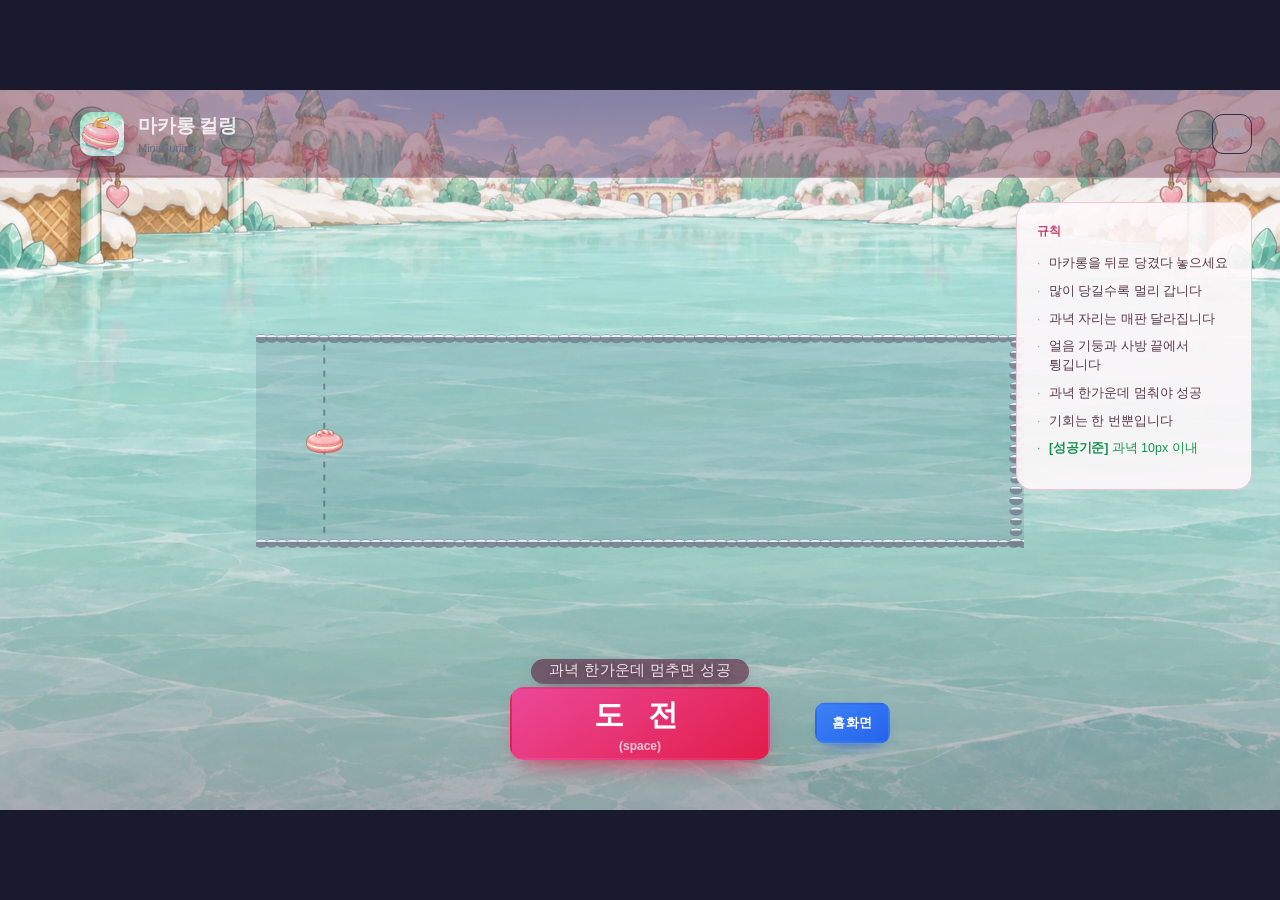
<file: curling.html>
<!doctype html>
<html lang="ko">
<head>
<meta charset="utf-8">
<meta name="viewport" content="width=device-width, initial-scale=1">
<meta http-equiv="cache-control" content="no-cache">
<link rel="icon" href="data:image/svg+xml,%3Csvg xmlns='http://www.w3.org/2000/svg' viewBox='0 0 32 32'%3E%3Crect width='32' height='32' rx='7' fill='%231a1a2e'/%3E%3Ccircle cx='16' cy='16' r='8.5' fill='none' stroke='%23ec4899' stroke-width='3'/%3E%3Ccircle cx='16' cy='16' r='2.5' fill='%23ec4899'/%3E%3C/svg%3E">
<title>마카롱 컬링</title>
<link rel="stylesheet" href="common.css?v=254">
<script src="common.js?v=254"></script>
<script src="sound.js?v=254"></script>
<style>
  :root { --accent-1: #f59e0b; --accent-2: #ea580c; }

  /* 겨울 우물가. 가운데 얼음판이 돌이 미끄러지는 길이다. */
  .stage { background: url('assets/curling/sweets-bg.webp?v=254') center / cover no-repeat; }
  .topbar { background: rgba(22, 22, 40, .42); }
  .stage::before {
    content: ""; position: absolute; inset: 0; pointer-events: none; z-index: 0;
    background: linear-gradient(180deg, rgba(16,20,28,.20) 0%, rgba(16,20,28,.02) 26%,
                                        rgba(16,20,28,.20) 62%, rgba(16,20,28,.50) 100%);
  }
  .body { z-index: 1; }

  /* 조작 프레임(432) + 안내(30) + 버튼. 판정은 프레임 위에 겹친다.
     얼음판은 가로세로 비가 3.75:1 이라 프레임 세로를 다 못 채운다.
     남는 위아래로는 겨울 우물가 배경이 비친다. */
  .board { width: 100%; display: grid; justify-items: center;
           grid-template-rows: var(--play-h) 30px auto; align-content: center;
           position: relative; }
  /* 프레임 한가운데에 두면 떠 보인다. 돌탑은 탑이 바닥에서 올라가느라
     저절로 아래에 놓이는데, 이 게임만 가운데면 게임을 바꿀 때 눈이 위아래로 튄다.
     프레임 아래쪽에 붙여 돌탑 1층과 비슷한 높이에 오게 한다. */
  .iceslot { display: grid; place-items: end center; order: 1;
             width: var(--play-w); height: var(--play-h); }
  .status  { order: 2; align-self: center; }
  .controls{ text-align: center; order: 3; }
  .slot { position: absolute; left: 50%; top: calc(var(--play-h) / 2);
          transform: translate(-50%, -50%); z-index: 4;
          display: grid; place-items: center; pointer-events: none; }

  /* 얼음판은 배경 그림이 맡는다. 캔버스는 돌과 과녁만 그린다. */
  canvas { cursor: grab; touch-action: none; }
  canvas.idle { cursor: default; }
  canvas.pulling { cursor: grabbing; }

  .status { font-size: 15px; color: var(--text-dim); letter-spacing: .3px;
            text-shadow: 0 2px 8px rgba(0,0,0,.9); }
  .status b { color: #fff; font-size: 17px; }
  .verdict .detail { text-shadow: 0 3px 10px rgba(0,0,0,.9); }
  .verdict .sub { display: none; }
  .verdict .mark { background: rgba(16,20,26,.72); }
  .verdict.ok .mark { background: rgba(16,40,26,.72); border-color: #4ade80; }
</style>
</head>
<body class="theme-sweets">
<div id="fit"><div class="stage">

  <div class="topbar">
    <a class="back" href="index.html" title="목록으로">←</a>
    <div class="tile sm pic"><img src="assets/_icons/curling-sweets.webp?v=254" alt=""></div>
    <div class="titles">
      <h1>마카롱 컬링</h1>
      <p>Mini Curling</p>
    </div>
  </div>

  <div class="body">
    <div class="play">
      <div class="board">
        <div class="iceslot playslot"><canvas id="cv" width="768" height="432" class="idle"></canvas></div>
        <div class="status" id="status"></div>
        <div class="slot" id="slot"></div>
        <div class="controls">
          <button class="btn" id="go">도 전</button>
          <div class="hint">마카롱을 뒤로 당겼다 놓기</div>
        </div>
      </div>
    </div>

    <aside class="rules card">
      <h2>규칙</h2>
      <ul>
        <li>마카롱을 뒤로 당겼다 놓으세요</li>
        <li>많이 당길수록 멀리 갑니다</li>
        <li>과녁 자리는 매판 달라집니다</li>
        <li>얼음 기둥과 사방 끝에서 튕깁니다</li>
        <li>과녁 한가운데 멈춰야 성공</li>
        <li>기회는 한 번뿐입니다</li>
        <li><b>[성공기준]</b> 과녁 10px 이내</li>
      </ul>
    </aside>
  </div>

</div></div>

<script>
"use strict";

const R = RULES.curling;

Sound.use({
  thud:       "assets/_sounds/curling/release.mp3?v=254",  // 놓고 미는 순간 · 멈춤
  slide:      "assets/_sounds/curling/slide.mp3?v=254",    // 미끄러지는 지속음
  success:    "assets/_sounds/common/success.mp3?v=254",
  fail:       "assets/_sounds/common/fail.mp3?v=254",
});
const cv     = document.getElementById("cv");
const ctx    = cv.getContext("2d");
const status = document.getElementById("status");
const slot   = document.getElementById("slot");
const go     = document.getElementById("go");

/* 캔버스 알맹이를 두 배로 잡는다.

   768×432 그대로 두면 방송 화면에서 무대가 커질 때 캔버스가 늘어나 테두리가 계단처럼 깨진다.
   알맹이만 두 배로 키우고 그리는 좌표는 그대로 둔다(setTransform) — 게임 좌표·판정은 바뀌지 않는다.
   사탕 담기와 같은 방식이다. */
const 그림배 = 2;
const W = cv.width, H = cv.height;
cv.width = W * 그림배;
cv.height = H * 그림배;
cv.style.width = W + "px";
cv.style.height = H + "px";
ctx.setTransform(그림배, 0, 0, 그림배, 0, 0);
ctx.imageSmoothingQuality = "high";   // 큰 그림을 줄여 그릴 때 테두리가 깨지지 않게
const CY = H / 2;
// 캔버스를 900 → 768 로 줄이면서 안의 모든 값을 같은 수로 곱했다.
// 비율이 하나도 안 바뀌므로 실력 기준은 그대로다.
const SCALE = 768 / 900;         // 0.8533
const START_X = 80 * SCALE;      // 돌이 출발하는 자리
const STONE_R = 15 * SCALE;      // 판정은 중심 좌표로 한다. 이 값은 보기용 크기다.
/* 최대로 당길 수 있는 거리. 150 → 180 → 252 로 두 번 늘렸다.

   벽과 고드름에 튕겨 보내면 지나는 길이 훨씬 길어진다. 특히 50도 넘게
   기울여 보내면 최대로 당겨도 526px 에서 멎어, 과녁이 놓이는 구간(415~577)의
   끝자락에 못 닿았다. 252 로 늘리면 710px 까지 간다.

   늘린 것은 당기는 구간뿐이고 POWER 는 두 번 다 손대지 않았다. 그래야
   지금까지와 같은 만큼 당겼을 때 세기가 그대로다 — 손에 익은 감각을 지킨다.
   위쪽으로 쓸 구간만 더 생기는 셈이다. */
const MAX_PULL = 252 * SCALE;
/* 성공 반지름. 규칙에 적힌 px 을 그대로 쓴다.

   예전에는 여기에 SCALE 을 곱해서 10 이 8.5 가 됐다. 규칙 카드에는 8.5 라고
   맞게 적혀 있었지만, 규칙 파일의 숫자와 실제 판정이 달라 손볼 때마다 헷갈린다.
   과녁 그림도 이 값으로 그리므로 보이는 크기와 판정이 늘 같다. */
const TARGET_R = R.targetR;

// 돌이 노는 구간의 높이. 캔버스는 프레임에 맞춰 432 로 키웠지만
// 이 값은 예전 캔버스 높이(240)를 그대로 곱한 것이라 난이도가 안 바뀐다.
// 벽을 캔버스 가장자리가 아니라 이 값으로 잡는 이유가 그것이다.
const LANE_H = 240 * SCALE;           // 204.8
const LANE_TOP = CY - LANE_H / 2;     // 얼음판 위 경계
const LANE_BOT = CY + LANE_H / 2;     // 얼음판 아래 경계
const LANE_RIGHT = W - 8;             // 오른쪽 끝 줄
// 돌 중심이 여기까지 오면 튕긴다
const WALL_TOP = LANE_TOP + STONE_R + 2;
const WALL_BOT = LANE_BOT - STONE_R - 2;
const WALL_RIGHT = LANE_RIGHT - STONE_R - 2;
// 오른쪽에서 되튕겨 돌아온 돌이 화면 왼쪽으로 사라지지 않게 막는다.
// 여기는 줄을 안 그린다 — 출발선 뒤라 눈에 걸리적거리기만 한다.
const WALL_LEFT = STONE_R + 2;

// 조약돌 그림. 판정은 중심 좌표로 하므로 그림 크기는 보기용일 뿐이다.
const stoneImg = new Image();
let stoneReady = false;
stoneImg.onload = () => { stoneReady = true; draw(); };
stoneImg.src = "assets/curling/sweets-stone.webp?v=254";

let state = "ready";             // ready | aiming | sliding | done
let stone = { x: START_X, y: CY, vx: 0, vy: 0 };
let targetX = 0, targetY = CY;   // 과녁 중심 (매판 달라진다)
let 고드름 = [];                  // 얼음판을 가로막는 얼음 기둥 두 개
let pulling = false;
let pull = { x: 0, y: 0 };       // 당긴 정도
let anim = 0;

/* 얼음 마찰은 고정한다. 매판 다르게 하면 같은 세기로 당겨도 결과가 140px 넘게
   벌어져서 실력이 아니라 운으로 갈린다.

   미끄러짐을 **두 단계**로 나눈다.

   예전에는 v *= 0.982 하나뿐이었는데, 그러면 속도가 0.64초마다 반토막 나서
   처음 1초에 힘이 확 죽고, 그다음 마지막 10% 거리를 **3.4초 동안 기어갔다.**
   "가다가 금방 뚝 멈춘다" 는 느낌이 여기서 나온다 — 실제로 멈춘 게 아니라
   눈에 안 보이게 기어가는 것이다.

   그래서 빠를 때는 마찰을 약하게(0.988) 걸어 오래 미끄러지게 하고,
   느려지면 상수 감속으로 짧게 잦아들게 했다. 기어가는 꼬리가 3.4 → 1.4초로 줄고
   최대 거리는 16% 늘었다.

   상수 감속만 쓰면 당김과 거리의 관계가 휘어서(0.50 → 0.25) 약하게 당길 때
   너무 짧아진다. 두 단계로 나눈 것은 그 관계를 곧게(0.46) 지키려는 것이다. */
const FRICTION = 0.988;          // 빠를 때 한 칸마다 남는 속도
const 잦문턱 = 2.2;              // 이 아래로 느려지면 잦아들기로 넘어간다 (×SCALE)

/* 잦아들 때 줄어드는 양은 **숫자로 박지 않고 계산해서 쓴다.**

   0.06 으로 박아 뒀더니 넘어가는 순간 감속이 3.1배로 확 세져서,
   멎기 직전에 급정거하는 것처럼 보였다. 눈은 속도보다 속도의 변화를 먼저 읽는다.

   문턱 × (1-FRICTION) 은 바로 그 문턱 속도에서 지수 감쇠가 줄이던 양과 같다.
   그래서 넘어가는 순간 감속이 이어지고, 오던 결 그대로 천천히 멎는다.
   마찰이나 문턱을 나중에 고쳐도 이 식이 알아서 따라온다. */
const 잦감속 = 잦문턱 * (1 - FRICTION);
const 멈춤 = 0.04;               // 이보다 느리면 멎은 것으로 본다 (×SCALE)
// 당긴 거리를 속도로 바꾸는 비율. 과녁 범위가 당김 구간의 한가운데 오도록 맞췄다.
const POWER = 0.078;

/* 한 칸만큼 미끄러뜨린다.

   굴려 보기(과녁 놓기)와 실제 굴리기가 **똑같은 셈을 써야** 한다.
   두 곳에 따로 적어 두면 한쪽만 고쳤을 때 과녁이 닿을 수 없는 자리에 놓인다. */
function 한칸미끄러지기() {
  const v = Math.hypot(stone.vx, stone.vy);
  if (v > 잦문턱 * SCALE) {
    stone.vx *= FRICTION;
    stone.vy *= FRICTION;
  } else if (v > 0) {
    // 방향은 그대로 두고 크기만 상수로 깎는다
    const 남 = Math.max(0, v - 잦감속 * SCALE) / v;
    stone.vx *= 남;
    stone.vy *= 남;
  }
}

/* 얼음판에 홀로 선 삼각 고드름. 밑이 넓고 위가 뾰족하다.

   벽에 붙여 놓으면 "통로 한쪽이 좁아진 것" 이라 반대쪽으로 피하면 그만이다.
   떼어 놓으면 위로 넘길지 아래로 돌릴지를 매번 골라야 한다.

   두 개를 지그재그로 엇갈려 세운다 — 하나는 위쪽 반, 하나는 아래쪽 반.
   같은 줄에 나란히 서면 벽 하나가 두꺼워진 것과 다를 바 없어서
   위아래 어느 쪽으로 돌리든 결과가 같아진다.

   크기는 곧게 가는 길만 걸리적거릴 만큼이다. */
const 고드름수 = 2;
const 높이최소 = 0.11, 높이최대 = 0.16;   // 얼음판 높이 대비
const 밑변비 = 0.58;                      // 높이 대비 밑변 폭
const 엇갈림최소 = 0.15, 엇갈림최대 = 0.28;  // 가운데선에서 얼마나 비켜 서나

// 쪽: -1 이면 위쪽 반, +1 이면 아래쪽 반
function 고드름만들기(x, 쪽) {
  const h = LANE_H * (높이최소 + Math.random() * (높이최대 - 높이최소));
  const w = h * 밑변비;
  const 비켜 = LANE_H * (엇갈림최소 + Math.random() * (엇갈림최대 - 엇갈림최소));
  const 여유 = 9;
  // 삼각형의 세로 한가운데를 잡고 위아래로 펼친다
  let 중심 = CY + 쪽 * 비켜;
  중심 = Math.min(LANE_BOT - 여유 - h / 2, Math.max(LANE_TOP + 여유 + h / 2, 중심));
  const 밑 = 중심 + h / 2;
  return {
    x, 밑, 높이: h, 폭: w, 꼭지: 밑 - h,
    // 울퉁불퉁하게 그릴 때 쓰는 값. 매판 흔들리지 않게 미리 뽑아 둔다.
    결: Array.from({ length: 4 }, () => 0.55 + Math.random() * 0.9),
  };
}

// 충돌에 쓰는 삼각형 세 점. 그림은 이 안쪽에서 울퉁불퉁하게 그린다.
function 고드름점(g) {
  return [{ x: g.x,           y: g.꼭지 },
          { x: g.x + g.폭 / 2, y: g.밑 },
          { x: g.x - g.폭 / 2, y: g.밑 }];
}

function 고드름놓기() {
  고드름 = [];
  // 출발점 앞은 비워 둔다 — 놓자마자 부딪히면 손쓸 도리가 없다.
  // 오른쪽 끝도 과녁이 놓일 자리(415~577)보다 앞에서 끊는다.
  const 왼끝 = START_X + 110 * SCALE;
  const 오른끝 = 470 * SCALE;
  const 칸 = (오른끝 - 왼끝) / 고드름수;

  // 어느 쪽이 위로 갈지는 매판 뒤집는다
  const 첫쪽 = Math.random() < 0.5 ? -1 : 1;

  for (let i = 0; i < 고드름수; i++) {
    const x = 왼끝 + 칸 * i + 칸 * (0.22 + Math.random() * 0.56);
    고드름.push(고드름만들기(x, i % 2 === 0 ? 첫쪽 : -첫쪽));
  }
}
/* 한 번 밀어 보고 돌이 멎은 자리를 돌려준다. 판을 만들 때만 쓴다. */
function 굴려보기(당김, 각도) {
  const 담아둠 = stone;
  const rad = 각도 * Math.PI / 180;
  stone = { x: START_X, y: CY,
            vx: 당김 * POWER * Math.cos(rad), vy: 당김 * POWER * Math.sin(rad) };
  let 튕김수 = 0, n = 0;
  while (n++ < 3000) {
    stone.x += stone.vx; stone.y += stone.vy;
    한칸미끄러지기();
    if (stone.y < WALL_TOP) { stone.y = WALL_TOP; stone.vy = -stone.vy * .7; 튕김수++; }
    if (stone.y > WALL_BOT) { stone.y = WALL_BOT; stone.vy = -stone.vy * .7; 튕김수++; }
    if (stone.x > WALL_RIGHT) { stone.x = WALL_RIGHT; stone.vx = -stone.vx * .7; 튕김수++; }
    if (stone.x < WALL_LEFT)  { stone.x = WALL_LEFT;  stone.vx = -stone.vx * .7; 튕김수++; }
    if (기둥충돌()) 튕김수++;
    if (Math.hypot(stone.vx, stone.vy) <= 멈춤 * SCALE) break;
  }
  const 끝 = { x: stone.x, y: stone.y, 튕김수 };
  stone = 담아둠;
  return 끝;
}

/* 과녁 자리를 정한다.

   자리를 먼저 아무 데나 찍고 "풀 수 있나" 를 뒤늦게 확인하면 안 된다.
   세기와 각도를 격자로 훑어야 하는데 한 판에 400ms 가까이 걸렸다.
   누르는 순간 화면이 멎는다.

   그래서 거꾸로 한다 — **실제로 한 번 밀어 보고 돌이 멎은 자리를 과녁으로 삼는다.**
   그 자리는 방금 그 손짓으로 닿은 곳이니 풀 수 있는 판인 것이 확실하고,
   확인에 한 번의 굴림밖에 안 든다.

   고드름을 넘어온 길이면 그 판은 튕겨야만 넣을 수 있는 판이 된다.
   판이 어려워지는 만큼 반드시 답이 하나는 있다는 것도 같이 보장된다. */
function 과녁정하기() {
  const 왼 = 486 * SCALE, 오른 = 676 * SCALE;      // 과녁이 놓일 가로 구간
  const 여유 = TARGET_R * 2.6 + 4;                  // 얼음판 안에 온전히 들어오게
  for (let 시도 = 0; 시도 < 300; 시도++) {
    const 세기 = MAX_PULL * (0.42 + Math.random() * 0.58);
    const 각도 = (Math.random() * 2 - 1) * 46;
    const 끝 = 굴려보기(세기, 각도);
    if (끝.x < 왼 || 끝.x > 오른) continue;
    if (끝.y < LANE_TOP + 여유 || 끝.y > LANE_BOT - 여유) continue;
    targetX = 끝.x; targetY = 끝.y;
    return true;
  }
  return false;
}

function newRound() {
  고드름놓기();
  // 밀어서 닿는 자리를 못 찾으면 (아주 드물다) 고드름을 치우고 다시 찾는다.
  if (!과녁정하기()) {
    고드름 = [];
    if (!과녁정하기()) {          // 그래도 안 되면 예전처럼 아무 데나
      targetX = (486 + Math.random() * 190) * SCALE;
      targetY = CY;
    }
  }
  stone = { x: START_X, y: CY, vx: 0, vy: 0 };
  pull = { x: 0, y: 0 };
  pulling = false;
}

function drawTarget() {
  // 과녁: 안쪽 원 두 개만. 바깥 큰 원들은 눈밭을 어지럽히기만 해서 뺐다.
  // 눈밭 위라 붉은 기가 도는 색이라야 눈에 띈다.
  // 원이 하나뿐이라 테두리를 진하게 해야 멀리서도 보인다.
  ctx.beginPath(); ctx.arc(targetX, targetY, TARGET_R * 2.6, 0, 6.2832);
  ctx.fillStyle = "rgba(190, 60, 40, .22)"; ctx.fill();
  ctx.strokeStyle = "rgba(180, 55, 38, .70)"; ctx.lineWidth = 2; ctx.stroke();
  // 성공 범위 — 여기 멈춰야 한다
  ctx.beginPath(); ctx.arc(targetX, targetY, TARGET_R, 0, 6.2832);
  ctx.fillStyle = "rgba(200, 60, 44, .62)";
  ctx.fill();
  ctx.strokeStyle = "#e2564a"; ctx.lineWidth = 2.5; ctx.stroke();
}

/* 삼각 고드름을 그린다.

   충돌은 반듯한 삼각형으로 따지고, 그림은 그 안쪽에서 옆구리를 울퉁불퉁하게
   깎아 얼음처럼 보이게 한다. 그림이 판정보다 조금 작은 쪽이 억울함이 덜하다 —
   "닿을 줄 알았는데 안 닿았다" 보다 "안 닿을 줄 알았는데 닿았다" 가 낫다. */
function drawIcicles() {
  for (const g of 고드름) {
    const 반 = g.폭 / 2;

    // 옆구리를 몇 마디로 나눠 안쪽으로 조금씩 깎는다
    const 옆 = (부호) => {
      const 점 = [];
      for (let i = 1; i <= g.결.length; i++) {
        const t = i / (g.결.length + 1);              // 꼭지 → 밑
        const 기본 = 반 * t;
        점.push({ x: g.x + 부호 * 기본 * (0.80 + 0.20 * g.결[i - 1]),
                  y: g.꼭지 + g.높이 * t });
      }
      return 점;
    };

    ctx.beginPath();
    ctx.moveTo(g.x, g.꼭지);
    for (const p of 옆(1)) ctx.lineTo(p.x, p.y);
    ctx.lineTo(g.x + 반, g.밑);
    ctx.lineTo(g.x - 반, g.밑);
    for (const p of 옆(-1).reverse()) ctx.lineTo(p.x, p.y);
    ctx.closePath();

    // 왼쪽이 밝고 오른쪽이 그늘진 얼음빛
    const 결 = ctx.createLinearGradient(g.x - 반, 0, g.x + 반, 0);
    결.addColorStop(0,    "rgba(126, 200, 240, .97)");
    결.addColorStop(0.34, "rgba(196, 232, 250, .98)");
    결.addColorStop(0.62, "rgba(96, 178, 226, .97)");
    결.addColorStop(1,    "rgba(58, 140, 198, .97)");
    ctx.fillStyle = 결;
    ctx.fill();
    ctx.strokeStyle = "rgba(40, 108, 160, .8)";
    ctx.lineWidth = 1.6;
    ctx.stroke();

    // 꼭지에서 흘러내리는 밝은 결 두 줄
    ctx.beginPath();
    ctx.moveTo(g.x - 반 * 0.06, g.꼭지 + g.높이 * 0.12);
    ctx.lineTo(g.x - 반 * 0.42, g.밑 - g.높이 * 0.06);
    ctx.moveTo(g.x + 반 * 0.10, g.꼭지 + g.높이 * 0.30);
    ctx.lineTo(g.x + 반 * 0.30, g.밑 - g.높이 * 0.10);
    ctx.strokeStyle = "rgba(255, 255, 255, .55)";
    ctx.lineWidth = 2.2;
    ctx.lineCap = "round";
    ctx.stroke();

    // 바닥에 깔리는 그림자 — 얼음판 위에 서 있는 것으로 읽히게
    ctx.beginPath();
    ctx.ellipse(g.x, g.밑, 반 * 0.9, g.높이 * 0.06, 0, 0, 6.2832);
    ctx.fillStyle = "rgba(30, 62, 96, .22)";
    ctx.fill();
  }
}

// 얼음판 경계를 눈 쌓인 조약돌 줄로 표시한다.
// 그냥 선을 그으면 "여기가 끝" 으로만 읽히는데, 돌을 놓으면
// "부딪히면 튕기겠구나" 가 한눈에 온다.
//
// 자리를 난수로 흩지 않고 규칙적으로 놓는다 — 매판 달라지면
// 어디서 튕길지 가늠이 안 되어 운 게임이 된다.
function 조약돌(x, y, k) {
  const r = 7 * SCALE;
  const rw = r * 1.15 * k, rh = r * 0.78 * k;

  ctx.beginPath();
  ctx.ellipse(x, y, rw, rh, 0, 0, 6.2832);
  ctx.fillStyle = "rgba(118, 128, 142, .85)";     // 젖은 돌빛
  ctx.fill();

  // 위에 얹힌 눈
  ctx.beginPath();
  ctx.ellipse(x, y - rh * 0.34, rw * 0.86, rh * 0.5, 0, Math.PI, 0);
  ctx.fillStyle = "rgba(242, 247, 252, .92)";
  ctx.fill();
}

function drawEdge(y) {
  const gap = 7 * SCALE * 1.75;          // 조금씩 겹쳐 한 줄로 이어 보이게
  for (let x = gap / 2; x < W + 7 * SCALE; x += gap) {
    // 크기를 조금씩 달리해 손으로 놓은 것처럼 보이게 한다.
    // 난수가 아니라 x 로 정해지므로 매판 같은 모양이다.
    조약돌(x, y, 0.82 + 0.18 * Math.abs(Math.sin(x * 0.37)));
  }
}

// 오른쪽 끝 줄. 여기 부딪히면 되돌아온다.
// 예전에는 여기 닿으면 "지나침" 으로 판이 끝났는데, 그러면 세게 미는 길이
// 통째로 막혀서 튕겨 돌아오는 수를 못 썼다.
function drawEdgeV(x) {
  const gap = 7 * SCALE * 1.75;
  for (let y = LANE_TOP + gap / 2; y < LANE_BOT; y += gap) {
    조약돌(x, y, 0.82 + 0.18 * Math.abs(Math.sin(y * 0.37)));
  }
}

// 돌이 나갈 쪽으로 깔리는 옅은 노란 길.
// 길이는 고정이고 끝은 투명하게 흩어진다. 당긴 만큼 길어지게 하면
// 세기까지 눈으로 읽혀서 손 감각으로 가늠하는 재미가 사라진다.
// 끝을 흐려 두면 "어디까지 간다" 가 아니라 "이쪽으로 간다" 로만 읽힌다.
const AIM_LEN = 150 * SCALE;      // 길의 길이 (당긴 세기와 무관)
const AIM_W   = 40 * SCALE;       // 돌 몸통만 한 폭

function 길그리기() {
  const len = Math.hypot(pull.x, pull.y);
  if (len < 8 * SCALE) return;          // 놓아도 안 나가는 세기 — 아직 방향이랄 게 없다

  ctx.save();
  ctx.translate(stone.x, stone.y);
  ctx.rotate(Math.atan2(pull.y, pull.x));

  const s = STONE_R * 0.3;              // 돌 밑에서 시작해 깔려 나간다
  const 깔기 = (폭, 진하기) => {
    const g = ctx.createLinearGradient(s, 0, s + AIM_LEN, 0);
    g.addColorStop(0,    "rgba(255, 212, 84, " + 진하기 + ")");
    g.addColorStop(0.45, "rgba(255, 212, 84, " + (진하기 * 0.55).toFixed(3) + ")");
    g.addColorStop(1,    "rgba(255, 212, 84, 0)");
    ctx.fillStyle = g;
    ctx.fillRect(s, -폭 / 2, AIM_LEN, 폭);
  };

  깔기(AIM_W, 0.30);                    // 길 전체
  깔기(AIM_W * 0.3, 0.34);              // 한가운데만 조금 더 — 눈 위에서도 선이 잡힌다

  ctx.restore();
}

function drawStone() {
  // 당기는 동안 돌이 조금만 뒤로 물러난다.
  // 눌리고 있다는 것만 알려줄 뿐, 세기를 재기에는 턱없이 작다.
  const k = pulling ? 0.16 : 0;
  const x = stone.x - pull.x * k;
  const y = stone.y - pull.y * k;

  if (stoneReady) {
    // 컬링 스톤은 납작하다. 그림(96×96) 안에서 돌 몸통은 가로 84 · 세로 52 를 쓴다.
    // 몸통 가로가 44px 로 보이도록 역산해서 그린다. 세로는 27px 쯤 된다.
    const d = 44 * 96 / 84 * SCALE;
    ctx.drawImage(stoneImg, x - d / 2, y - d / 2, d, d);
    return;
  }
  // 그림이 아직 안 왔을 때만 쓰는 대체 모양
  const g = ctx.createRadialGradient(x - 4, y - 5, 2, x, y, STONE_R);
  g.addColorStop(0, "#e6edf7");
  g.addColorStop(1, "#8fa3bd");
  ctx.beginPath(); ctx.arc(x, y, STONE_R, 0, 6.2832);
  ctx.fillStyle = g; ctx.fill();
  ctx.strokeStyle = "#5b6b83"; ctx.lineWidth = 2; ctx.stroke();
}

function draw() {
  ctx.clearRect(0, 0, W, H);

  // 얼음판. 예전에는 이 띠가 실제로 돌이 노는 구간보다 좁아서,
  // 위아래로 튕길 수 있다는 걸 아무도 몰랐다. 이제 노는 구간과 정확히 같다.
  ctx.fillStyle = "rgba(70, 92, 120, .16)";
  ctx.fillRect(0, LANE_TOP, W, LANE_H);
  drawEdge(LANE_TOP);          // 위 경계 — 여기 부딪히면 튕긴다
  drawEdge(LANE_BOT);
  drawEdgeV(LANE_RIGHT);       // 오른쪽 끝 — 여기서도 되돌아온다

  // 출발선
  ctx.strokeStyle = "rgba(40,60,86,.45)";
  ctx.lineWidth = 2;
  ctx.setLineDash([6, 7]);
  ctx.beginPath(); ctx.moveTo(START_X, LANE_TOP + 6); ctx.lineTo(START_X, LANE_BOT - 6); ctx.stroke();
  ctx.setLineDash([]);

  // 과녁과 기둥은 시작 전에는 감춘다. 자리가 매판 바뀌므로 미리 보여줄 이유가 없고,
  // 시작하는 순간 나타나야 "이번 판은 여기구나" 가 눈에 들어온다.
  if (state !== "ready") { drawTarget(); drawIcicles(); }

  // 당기는 동안만 갈 길을 깔아 준다. 세기는 여전히 손 감각으로 가늠한다.
  if (state === "aiming" && pulling) 길그리기();
  drawStone();
}

function toCanvas(ev) {
  const b = cv.getBoundingClientRect();
  return { x: (ev.clientX - b.left) * (W / b.width),
           y: (ev.clientY - b.top)  * (H / b.height) };
}

// 과녁 중심까지의 거리. 굴러가는 중에 보여주는 값과 마지막 판정값은
// 반드시 같은 자로 재야 한다. 예전에는 화면에 가로 거리만 띄우고 판정은
// 가로세로를 함께 봐서, 비스듬히 민 판은 "0px" 이라고 떠 있다가
// 멈추는 순간 갑자기 80px 로 튀었다.
function distToTarget() {
  return Math.hypot(stone.x - targetX, stone.y - targetY);
}

/* 삼각 고드름에 부딪히면 튕긴다.

   돌은 동그라미, 고드름은 삼각형이다. 삼각형의 세 변에서 돌 중심에 가장
   가까운 점을 찾아, 그 점까지가 돌 반지름보다 짧으면 닿은 것이다.
   중심이 삼각형 안까지 들어왔으면 가장 얕게 빠져나갈 변으로 밀어낸다.

   밀어내지 않으면 다음 칸에서 또 닿은 것으로 쳐서 안에 갇힌 채 부르르 떤다. */
function 변위점(a, b, p) {
  const vx = b.x - a.x, vy = b.y - a.y;
  const 길이2 = vx * vx + vy * vy;
  let t = 길이2 ? ((p.x - a.x) * vx + (p.y - a.y) * vy) / 길이2 : 0;
  t = Math.max(0, Math.min(1, t));
  return { x: a.x + vx * t, y: a.y + vy * t };
}

function 삼각형안(점들, p) {
  const 부호 = (a, b) => (b.x - a.x) * (p.y - a.y) - (b.y - a.y) * (p.x - a.x);
  const s1 = 부호(점들[0], 점들[1]);
  const s2 = 부호(점들[1], 점들[2]);
  const s3 = 부호(점들[2], 점들[0]);
  return !((s1 < 0 || s2 < 0 || s3 < 0) && (s1 > 0 || s2 > 0 || s3 > 0));
}

function 기둥충돌() {
  let 닿음 = false;
  for (const g of 고드름) {
    const 점들 = 고드름점(g);
    const 안 = 삼각형안(점들, stone);

    // 세 변 가운데 제일 가까운 곳
    let 가까운 = null, 최소 = Infinity;
    for (let i = 0; i < 3; i++) {
      const q = 변위점(점들[i], 점들[(i + 1) % 3], stone);
      const d = Math.hypot(stone.x - q.x, stone.y - q.y);
      if (d < 최소) { 최소 = d; 가까운 = q; }
    }
    if (!안 && 최소 > STONE_R) continue;

    // 밀어낼 방향. 안에 들어왔으면 가까운 변의 바깥쪽으로 나간다.
    let nx = stone.x - 가까운.x, ny = stone.y - 가까운.y;
    const 길이 = Math.hypot(nx, ny);
    if (길이 < 0.0001) { nx = 0; ny = stone.y < g.꼭지 + g.높이 / 2 ? -1 : 1; }
    else { nx /= 길이; ny /= 길이; }
    if (안) { nx = -nx; ny = -ny; }

    const 밀 = 안 ? 최소 + STONE_R : STONE_R - 최소;
    stone.x += nx * 밀;
    stone.y += ny * 밀;

    // 부딪힌 면 방향으로 되튕긴다. 벽과 같은 0.7 을 쓴다.
    const 속 = stone.vx * nx + stone.vy * ny;
    if (속 < 0) {
      stone.vx -= (1 + 0.7) * 속 * nx;
      stone.vy -= (1 + 0.7) * 속 * ny;
    }
    닿음 = true;
  }
  return 닿음;
}

// 물리는 실제로 흐른 시간으로 굴린다. 프레임 수로 세면 144Hz 모니터에서
// 같은 거리를 2.4배 빨리 지나가 버려서 사람마다 체감이 달라진다.
const STEP = 1 / 60;             // 계산 기준 한 칸 (초). 이 값이 예전 한 프레임이다.
let lastT = 0, carry = 0;
let 튕김 = false;                 // 이번 프레임에 벽에 부딪혔는가 (소리용)

function slide(now) {
  // 흐른 시간만큼 예전과 똑같은 계산을 여러 번 돌린다.
  // 이러면 어떤 주사율에서도 굴러가는 거리와 시간이 같아진다.
  const dt = lastT ? Math.min(0.1, (now - lastT) / 1000) : STEP;
  lastT = now;
  carry += dt;

  while (carry >= STEP) {
    carry -= STEP;
    stone.x += stone.vx;
    stone.y += stone.vy;
    한칸미끄러지기();

    // 위아래 벽에 부딪히면 튕긴다
    if (stone.y < WALL_TOP) { stone.y = WALL_TOP; stone.vy = -stone.vy * .7; 튕김 = true; }
    if (stone.y > WALL_BOT) { stone.y = WALL_BOT; stone.vy = -stone.vy * .7; 튕김 = true; }
    // 좌우 끝에서도 튕긴다
    if (stone.x > WALL_RIGHT) { stone.x = WALL_RIGHT; stone.vx = -stone.vx * .7; 튕김 = true; }
    if (stone.x < WALL_LEFT)  { stone.x = WALL_LEFT;  stone.vx = -stone.vx * .7; 튕김 = true; }
    // 얼음 기둥에 부딪혀도 튕긴다
    if (기둥충돌()) 튕김 = true;

    if (Math.hypot(stone.vx, stone.vy) <= 멈춤 * SCALE) break;
  }

  // 위아래 벽에 부딪혔으면 그 순간 소리를 낸다.
  // 튕기는 것이 눈에만 보이고 소리가 없으면 화면이 죽어 보인다.
  if (튕김) { Sound.thud(0.35); Sound.crackle(1.4); 튕김 = false; }

  const speed = Math.hypot(stone.vx, stone.vy);
  // 미끄러지는 소리를 속도에 맞춰 계속 울린다.
  // 처음 민 세기가 대략 11 정도라 그 값으로 나눠 0~1 로 바꾼다.
  Sound.slideSet(Math.min(1, speed / (11 * SCALE)));
  status.innerHTML = "굴러가는 중 &nbsp;·&nbsp; <b>"
                   + distToTarget().toFixed(1) + "</b>px";

  draw();
  if (speed > 0.06 * SCALE) {
    anim = requestAnimationFrame(slide);
  } else {
    anim = 0;
    judge();
  }
}

function judge() {
  const d = distToTarget();
  const ok = d <= TARGET_R;
  state = "done";
  cv.classList.add("idle");

  // 멈추면 미끄러지는 소리만 끊는다.
  // 예전에는 여기서 한 번 더 울렸다(자리 잡는 소리 + 느려질수록 조여드는 낮은 음).
  // 떡·돌탑은 내가 누른 순간 나는 소리라 반응으로 들리지만,
  // 조약돌은 손을 뗀 지 한참 뒤라 내 조작과 이어지지 않는다.
  // 판정음 직전에 낮게 울리기까지 해서 판정음이 두 번 나는 것처럼 들렸다.
  Sound.slideStop();

  status.innerHTML = "중심에서 <b>" + d.toFixed(1) + "</b>px";

  slot.innerHTML = verdictHtml(ok, d.toFixed(1) + " px", "");
  go.textContent = "다 시";

  setTimeout(() => { if (ok) Sound.success(); else Sound.fail(); }, 120);
  draw();
}

cv.addEventListener("pointerdown", (e) => {
  if (state !== "aiming") return;
  const p = toCanvas(e);
  if (Math.hypot(p.x - stone.x, p.y - stone.y) > 30 * SCALE) return;
  pulling = true;
  cv.classList.add("pulling");
  cv.setPointerCapture(e.pointerId);
  status.innerHTML = "뒤로 당겼다 놓으세요";
  draw();
});

cv.addEventListener("pointermove", (e) => {
  if (!pulling) return;
  const p = toCanvas(e);
  let dx = stone.x - p.x, dy = stone.y - p.y;
  const len = Math.hypot(dx, dy);
  if (len > MAX_PULL) { dx = dx / len * MAX_PULL; dy = dy / len * MAX_PULL; }
  // 앞쪽으로는 당길 수 없다
  pull = { x: Math.max(0, dx), y: dy };
  draw();
});

cv.addEventListener("pointerup", () => {
  if (!pulling) return;
  pulling = false;
  cv.classList.remove("pulling");
  const power = Math.hypot(pull.x, pull.y);
  if (power < 8 * SCALE) { draw(); return; }        // 살짝 건드린 건 무시

  state = "sliding";
  stone.vx = pull.x * POWER;
  stone.vy = pull.y * POWER;
  // 손에서 놓는 순간 — 미는 힘에 따라 세기가 달라진다
  Sound.thud(0.3 + Math.min(0.6, power / MAX_PULL * 0.6));
  Sound.crackle(1.6);
  Sound.slideStart();             // 여기서부터 멈출 때까지 계속 미끄러지는 소리
  튕김 = false;
  lastT = 0; carry = 0;           // 시간 누적을 새로 시작한다
  anim = requestAnimationFrame(slide);
});

function reset() {
  cancelAnimationFrame(anim); anim = 0;
  Sound.slideStop();
  state = "ready";
  newRound();
  slot.innerHTML = "";
  cv.classList.add("idle");
  status.innerHTML = "과녁 한가운데 멈추면 성공";
  go.textContent = "도 전";
  draw();
}

function start() {
  cancelAnimationFrame(anim); anim = 0;
  state = "aiming";
  newRound();
  slot.innerHTML = "";
  cv.classList.remove("idle");
  status.innerHTML = "마카롱을 잡고 뒤로 당기세요";
  go.textContent = "포 기";
  draw();
}

function press() {
  if (state === "ready") start();
  else if (state === "aiming" || state === "sliding") {
    cancelAnimationFrame(anim); anim = 0;
    Sound.slideStop();                        // 포기해도 소리는 끊어야 한다
    state = "done"; pulling = false;
    cv.classList.add("idle");
    slot.innerHTML = verdictHtml(false, "포기", "");
    go.textContent = "다 시";
  } else reset();
}

go.addEventListener("click", press);
onPressKey(press);
reset();
</script>
</body>
</html>
</file>
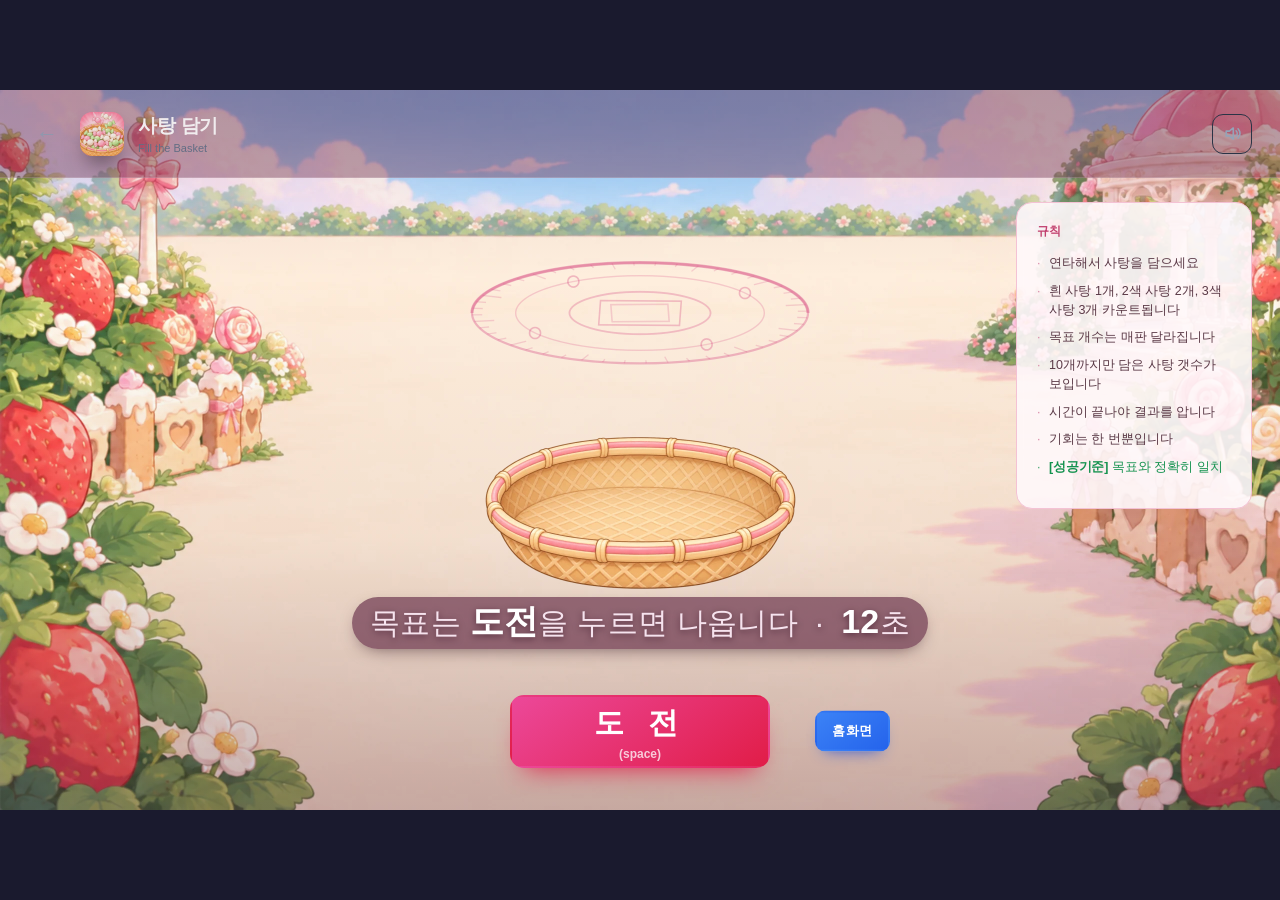
<file: fill.html>
<!doctype html>
<html lang="ko">
<head>
<meta charset="utf-8">
<meta name="viewport" content="width=device-width, initial-scale=1">
<meta http-equiv="cache-control" content="no-cache">
<link rel="icon" href="data:image/svg+xml,%3Csvg xmlns='http://www.w3.org/2000/svg' viewBox='0 0 32 32'%3E%3Crect width='32' height='32' rx='7' fill='%231a1a2e'/%3E%3Ccircle cx='16' cy='16' r='8.5' fill='none' stroke='%23ec4899' stroke-width='3'/%3E%3Ccircle cx='16' cy='16' r='2.5' fill='%23ec4899'/%3E%3C/svg%3E">
<title>사탕 담기</title>
<link rel="stylesheet" href="common.css?v=254">
<script src="common.js?v=254"></script>
<script src="sound.js?v=254"></script>
<style>
  :root { --accent-1: #fb7185; --accent-2: #e11d48; }

  /* 과자 왕국 — 딸기 정원. 상단 바·덧칠·안내줄 받침·규칙 카드 색은
     common.css 의 theme-sweets 가 정한다 (body 에 class 를 달았다). */
  .stage { background: url('assets/fill/candy-bg.webp?v=254') center / cover no-repeat; }
  .stage::before {
    content: ""; position: absolute; inset: 0; pointer-events: none; z-index: 0;
  }
  .body { z-index: 1; }

  /* 조작 프레임(432) + 안내(30) + 버튼. 판정은 프레임 위에 겹친다. */
  /* 안내줄 글자를 두 배로 키웠으므로 그 줄 높이도 30 → 46 으로 늘린다.
     높이를 그대로 두면 글자가 넘쳐 아래 버튼을 밀어낸다. */
  .board { width: 100%; display: grid; justify-items: center;
           grid-template-rows: var(--play-h) 46px auto; align-content: center;
           position: relative; }
  .basketslot { display: grid; place-items: center; order: 1;
                width: var(--play-w); height: var(--play-h); }
  /* 안내줄을 조작 프레임 안쪽 아래로 올린다.

     프레임과 버튼 사이에 끼어 있으면 양쪽 틈이 0 이라 버튼에 붙어 보인다.
     프레임 안으로 올리면 버튼에서 떨어지고, 덤으로 OBS 창 캡처에도
     목표와 남은 시간이 같이 잡힌다 — 시청자가 몇 개 남았는지 본다.
     가운데 정렬은 transform 이 아니라 좌우 0 + margin auto 로 한다.
     transform 을 쓰면 흔들림 연출이 덮어써서 자리가 틀어진다. */
  .status   { position: absolute; left: 0; right: 0; text-align: center;
              top: calc(var(--play-h) - 52px); z-index: 3; }
  /* 세 번째 칸에 못 박는다. 안내줄이 흐름에서 빠지면서 버튼이
     빈 두 번째 칸으로 딸려 올라가 안내줄에 다시 붙어 버렸다. */
  .controls { text-align: center; grid-row: 3; }
  .slot { position: absolute; left: 50%; top: calc(var(--play-h) / 2);
          transform: translate(-50%, -50%); z-index: 4;
          display: grid; place-items: center; pointer-events: none; }

  canvas { display: block; }

  /* 부족한(또는 넘긴) 개수는 이 게임의 결과 그 자체라 크게 보여 준다.
     공용 --verdict-size(30px) 를 그대로 두고 여기서만 2.5배로 덮는다. */
  .verdict .detail { font-size: 75px; line-height: 1.05; margin-top: 22px; }

  /* 한 개 담길 때마다 화면이 아주 살짝 눌린다.
     연타 게임이라 한 번이 크면 화면이 내내 요동친다. 폭을 작게 잡았다. */
  .stage.tap { animation: stage-tap .09s ease-out; }
  @keyframes stage-tap {
    0%   { transform: rotate(var(--rot, 0deg)) scale(var(--fit, 1)) translate(0, 0); }
    50%  { transform: rotate(var(--rot, 0deg)) scale(var(--fit, 1)) translate(0, 1.6px); }
    100% { transform: rotate(var(--rot, 0deg)) scale(var(--fit, 1)) translate(0, 0); }
  }

  /* 방송 화면에서 목표와 남은 시간이 멀리서도 읽혀야 한다.
     이 게임만 두 배로 키운다 — 공용 값을 건드리면 열여덟 게임이 다 바뀐다. */
  /* 받침 색은 공용 테마에서 온다. 여기서는 글자가 두 배라 받침 좌우 여백만 넓힌다. */
  .status { font-size: 30px; letter-spacing: .3px; padding: 2px 26px 4px; }
  .status b { color: #fff; font-size: 34px; }
  .status .time, .status .num { font-variant-numeric: tabular-nums; }
  /* 목표 개수는 판 내내 떠 있어야 한다. 이걸 놓치면 게임이 성립하지 않는다. */
  /* 목표는 판 내내 봐야 하는 숫자다. 나머지 굵은 숫자(34px)보다 커야
     한눈에 잡힌다. 안 키우면 이 줄에서 목표만 작아 보인다. */
  .status .goal { color: #fde68a; font-size: 38px; }
  .verdict .detail { text-shadow: 0 3px 10px rgba(0,0,0,.9); }
  .verdict .sub { display: none; }
  .verdict .mark { background: rgba(16,20,26,.72); }
  .verdict.ok .mark { background: rgba(16,40,26,.72); border-color: #4ade80; }
</style>
</head>
<body class="theme-sweets">
<div id="fit"><div class="stage">

  <div class="topbar">
    <a class="back" href="index.html" title="목록으로">←</a>
    <div class="tile sm pic"><img src="assets/_icons/fill-candy.webp?v=254" alt=""></div>
    <div class="titles">
      <h1>사탕 담기</h1>
      <p>Fill the Basket</p>
    </div>
  </div>

  <div class="body">
    <div class="play">
      <div class="board">
        <div class="basketslot playslot"><canvas id="cv" width="768" height="432"></canvas></div>
        <div class="status" id="status"></div>
        <div class="slot" id="slot"></div>
        <div class="controls">
          <button class="btn" id="go">도 전</button>
          <div class="hint">스페이스바 연타 &nbsp;·&nbsp; 빛깔 수만큼 셉니다</div>
        </div>
      </div>
    </div>

    <aside class="rules card">
      <h2>규칙</h2>
      <ul>
        <li>연타해서 사탕을 담으세요</li>
        <li>흰 사탕 1개, 2색 사탕 2개, 3색 사탕 3개 카운트됩니다</li>
        <li>목표 개수는 매판 달라집니다</li>
        <li>10개까지만 담은 사탕 갯수가 보입니다</li>
        <li>시간이 끝나야 결과를 압니다</li>
        <li>기회는 한 번뿐입니다</li>
        <li><b>[성공기준]</b> 목표와 정확히 일치</li>
      </ul>
    </aside>
  </div>

</div></div>

<script>
"use strict";

const R = RULES.fill;

Sound.use({
  success: "assets/_sounds/common/success.mp3?v=254",
  fail:    "assets/_sounds/common/fail.mp3?v=254",
});
const cv     = document.getElementById("cv");
const ctx    = cv.getContext("2d");
const status = document.getElementById("status");
const slot   = document.getElementById("slot");
const go     = document.getElementById("go");

/* 캔버스 알맹이를 두 배로 잡는다.

   화면에서는 이 판이 1.5 배 넘게 늘어나 보인다. 알맹이가 768 × 432 뿐이면
   그 배율만큼 픽셀이 그대로 늘어나 떡 가장자리가 계단처럼 깨진다.
   알맹이만 두 배로 키우고 좌표계는 그대로 두면, 게임 코드는 손대지 않고
   그림만 촘촘해진다. */
const 그림배 = 2;
const W = cv.width, H = cv.height;
cv.width = W * 그림배;
cv.height = H * 그림배;
cv.style.width = W + "px";
cv.style.height = H + "px";
ctx.setTransform(그림배, 0, 0, 그림배, 0, 0);

/* 소쿠리 한 장 위에 떡을 얹는다.

   처음에는 앞 테두리를 한 겹 더 덮어 떡을 소쿠리 "안" 에 넣으려 했는데,
   떡이 쌓이는 자리가 앞 테두리보다 위라서 가려지는 데가 없었다.
   테두리만 두 겹으로 보여서 걷어냈다. */
const 그림 = {};
for (const 쌍 of [["뒤", "assets/fill/candy-basket.webp?v=254"],
                  ["떡", "assets/fill/candy.webp?v=254"]]) {
  const im = new Image();
  im.onload = () => draw();
  im.src = 쌍[1];
  그림[쌍[0]] = im;
}
const 왔나 = (k) => 그림[k].complete && 그림[k].naturalWidth > 0;

// 소쿠리가 놓이는 자리. 프레임 아래쪽에 앉힌다.
const BASKET_W = 360, BASKET_H = 200;
const BASKET_X = (W - BASKET_W) / 2;
const BASKET_Y = H - BASKET_H - 40;

/* 떡 한 개 크기와, 소쿠리 안에서 떡이 쌓이는 구역.

   이 값은 짐작이 아니라 소쿠리 그림을 실제로 재서 잡았다.
   그림(720×400)의 알파를 훑어 보니

     뒤 소쿠리   가운데 줄에서 y 56~63 만 칠해져 있다 (먼 쪽 테두리)
     앞 테두리   가운데 줄에서 y 264~304 가 칠해져 있다 (가까운 쪽 벽)

   즉 그릇 속은 그 사이인 y 64~264 다. 절반으로 줄여 그리므로
   화면에서는 BASKET_Y + 32 ~ BASKET_Y + 132 이 된다.

   처음에는 소쿠리 아래쪽 끝을 기준으로 잡았다가 떡이 앞벽 아래로
   흘러나왔다. 그릇 바깥에 떡이 매달린 꼴이었다. */
const 떡크기 = 34;
const 담는칸 = { 좌: BASKET_X + BASKET_W * 0.125,
                 우: BASKET_X + BASKET_W * 0.875,
                 아래: BASKET_Y + BASKET_H * 0.575,  // 소쿠리 앞 테 위로
                 천장: BASKET_Y + BASKET_H * 0.17 };  // 뒤 테두리 바로 아래

/* 떡 세 가지. 빛깔 수가 곧 개수다.

     흰떡        흰빛 하나        1개
     두 빛깔 떡  흰빛 + 분홍      2개
     세 빛깔 떡  흰빛 + 분홍 + 쑥  3개

   이게 이 게임의 뒤틀기다. 연타 횟수를 세는 게 아니라 **값을 더해야** 한다.
   같은 스무 번을 눌러도 20이 될 수도 있고 60이 될 수도 있어서,
   손의 박자만으로는 맞힐 수 없다.

   떡 그림은 흰 것 한 장뿐이라 빛깔은 코드가 입힌다. 아래쪽부터 띠로
   나눠 칠하는데, 이래야 시루떡처럼 켜켜이 쌓인 것으로 보인다. */
/* 값이 몇이냐를 **덩이 개수로** 보여 준다.

   처음에는 떡 한 개를 켜켜이 나눠 칠했는데, 34px 로 줄어드니 띠가
   눌려서 두 빛깔인지 세 빛깔인지 구별이 안 됐다. 값이 안 읽히면
   더할 수가 없으니 게임이 성립하지 않는다.

   그래서 아예 개수로 바꿨다. 두 개짜리는 떡 둘이 반씩 겹쳐 있고,
   세 개짜리는 셋이 세모로 모여 있다. 세어 보면 바로 값이다. */
const 떡종류 = [
  { 이름: "흰떡", 값: 1, 확률: 75,
    알: [{ x: 0, y: 0, 색: null }] },
  { 이름: "두 빛깔 떡", 값: 2, 확률: 17,
    알: [{ x: -0.21, y:  0.05, 색: null },
         { x:  0.21, y: -0.05, 색: "#ef9bb0" }] },
  { 이름: "세 빛깔 떡", 값: 3, 확률: 8,
    알: [{ x:  0,    y: -0.17, 색: null },
         { x: -0.24, y:  0.15, 색: "#ef9bb0" },
         { x:  0.24, y:  0.15, 색: "#8aa96c" }] },
];

/* 빛깔 떡은 드물게 나온다 (85 · 10 · 5).

   셋이 고르게 나오면 한 번 누를 때 평균 2가 되어, 스무 번만 눌러도
   목표에 닿는다. 그러면 연타 게임이 아니라 산수 게임이 된다.

   드물게 섞이면 대부분은 한 개씩 세다가 가끔 툭 튀어 오른다.
   손의 박자로 세던 감이 그 한 번에 흐트러지는 것이 이 게임의 함정이다.
   한 번 누를 때 평균 1.2 이므로 목표 40이면 서른세 번쯤 눌러야 한다. */
const 확률합 = 떡종류.reduce((a, t) => a + t.확률, 0);
/* 한 판에 나올 떡을 미리 정해 놓고 섞어서 하나씩 꺼내 쓴다.

   전에는 누를 때마다 따로 확률을 굴렸다. 그러면 판마다 편차가 너무 컸다.
   85·10·5 라도 서른 몇 번 굴리는 동안 색떡이 하나도 안 나오는 판이 생기고,
   그런 판은 목표를 채우는 데 남보다 열 번 가까이 더 눌러야 한다.
   실력이 아니라 운으로 갈리는 것이다.

   그래서 주머니에 담아 두고 뽑는다. 한 판에 나올 색떡 수가 미리 정해지므로
   판끼리 필요한 연타 수가 비슷해진다. 섞어 두었으니 언제 나올지는 여전히 모른다. */
const 평균값 = 떡종류.reduce((a, t) => a + t.확률 * t.값, 0) / 확률합;
let 주머니 = [];

function 주머니채우기() {
  // 목표를 채우는 데 필요한 만큼만 담는다
  const 칸수 = Math.max(8, Math.ceil((목표 || R.maxTarget) / 평균값));
  const 몫 = 떡종류.map((t) => 칸수 * t.확률 / 확률합);
  const 수 = 몫.map(Math.floor);
  // 내림하고 남은 자리는 소수점이 큰 쪽부터 채운다 (안 그러면 칸수가 모자란다)
  let 남 = 칸수 - 수.reduce((a, b) => a + b, 0);
  const 차례 = 몫.map((v, i) => [v - Math.floor(v), i]).sort((a, b) => b[0] - a[0]);
  for (let i = 0; 남 > 0; i++, 남--) 수[차례[i % 차례.length][1]]++;

  const 것 = [];
  수.forEach((n, k) => { for (let i = 0; i < n; i++) 것.push(k); });
  for (let i = 것.length - 1; i > 0; i--) {          // 섞기
    const j = Math.floor(Math.random() * (i + 1));
    const t = 것[i]; 것[i] = 것[j]; 것[j] = t;
  }
  주머니 = 것;
}

function 떡뽑기() {
  const 남은 = 목표 - 담은수;
  if (!주머니.length) 주머니채우기();
  /* 남은 개수를 넘겨 버리는 떡은 건너뛴다. 목표 45 에 44 개를 담아 둔 판에서
     두 빛깔 떡이 나오면 46 이 되어 손쓸 수가 없다. */
  const i = 주머니.findIndex((k) => 떡종류[k].값 <= 남은);
  if (i < 0) return 0;                                // 남은 게 없으면 흰떡
  return 주머니.splice(i, 1)[0];
}

/* 빛깔을 입힌 떡 한 알을 미리 만들어 둔다. 색이 null 이면 흰떡 그대로다.
   같은 색은 한 번만 만들고 돌려 쓴다. */
const 물든알 = {};
function 알그림(색) {
  if (!왔나("떡")) return null;
  if (!색) return 그림["떡"];
  if (물든알[색]) return 물든알[색];
  const 원본 = 그림["떡"];
  const c = document.createElement("canvas");
  c.width = 원본.naturalWidth; c.height = 원본.naturalHeight;
  const x = c.getContext("2d");
  x.drawImage(원본, 0, 0);
  x.globalCompositeOperation = "multiply";
  x.fillStyle = 색;
  x.fillRect(0, 0, c.width, c.height);
  x.globalCompositeOperation = "destination-in";   // 떡 모양으로 다시 오려낸다
  x.drawImage(원본, 0, 0);
  물든알[색] = c;
  return c;
}

/* 프레임 위쪽에 뜨는 마법진. 여기서 떡이 떨어진다.

   납작한 타원으로 그린다 — 바닥에 누운 원을 비스듬히 본 모양이다.
   다만 참고 그림과 위아래가 뒤집혀 있다. 그림은 내려다본 것이고
   이건 **머리 위에 떠 있는 것을 올려다본** 것이라, 가까운 쪽 호가
   위로 오고 빛무리도 위쪽에 걸린다. 그래야 떡이 아래로 쏟아진다. */
const 마법진 = {
  x: W / 2,
  y: 96,
  rx: 168,
  ry: 168 * 0.30,          // 납작하게 눕힌 정도
};

let state = "ready";      // ready | running | done
let 목표 = 0;
let 담은수 = 0;
let t0 = 0, raf = 0;
let 자리 = [];            // 떡이 놓인 자리. 한 번 정하면 안 움직인다
let 떨어진칸 = 0;         // 소쿠리에 놓인 덩이 수 (점수와 다르다)
let 떨어지는것 = [];      // 아직 공중에 있는 떡
let 반짝 = [];            // 마법진에서 흘러내리는 빛 알갱이
let 시계 = 0;             // 마법진이 도는 데 쓰는 시간 (초)

const 낙하시간 = 0.42;    // 마법진에서 소쿠리까지 걸리는 시간

function elapsed() { return (performance.now() - t0) / 1000; }

/* 떡이 놓일 자리를 미리 뽑아 둔다.

   담길 때마다 난수를 새로 뽑으면 이미 담긴 떡까지 자리가 바뀌어서
   소쿠리 안이 매 프레임 요동친다. 판을 깔 때 넉넉히 뽑아 두고
   담은 수만큼 앞에서부터 꺼내 쓴다.

   자리는 **일부러 흐트러뜨린다.** 예전에는 격자에 반 칸씩만 어긋나게
   놓았더니 줄과 칸이 그대로 보여서, 굳이 세지 않아도 "몇 줄 × 몇 개"
   로 눈대중이 됐다. 그러면 이 게임의 뒤틀기(값이 1·2·3 으로 다르다)가
   무의미해진다. 그래서 층마다 개수를 다르게 잡고, 가로는 제 칸 폭의
   절반 넘게 흔들고, 세로도 층 간격의 절반 가까이 흔들어 층끼리 서로
   물리게 했다. 기울기도 크게 준다. 쏟아부은 더미로 보여야 한다. */
function 자리뽑기() {
  자리 = [];
  const 폭 = 담는칸.우 - 담는칸.좌;
  const 층높이 = 떡크기 * 0.40;
  // 뒤 테두리를 넘지 않는 만큼만 쌓는다. 넘치면 떡이 허공에 뜬다.
  const 최대층 = Math.max(1, Math.floor((담는칸.아래 - 담는칸.천장) / 층높이));
  // 소쿠리 밖으로 매달리지 않게 하는 좌우 한계
  const 왼끝 = 담는칸.좌 + 떡크기 * 0.34;
  const 오른끝 = 담는칸.우 - 떡크기 * 0.34;

  for (let 층 = 0; 층 < 최대층; 층++) {
    /* 층마다 10~12 개. 개수가 층마다 다르면 줄을 세어 곱할 수가 없다.
       최소 10 개 × 최대층 이면 목표 최대치(42 개)를 담고도 남는다. */
    const 개수 = 10 + Math.floor(Math.random() * 3);
    const 몫 = 폭 / 개수;
    const 한층 = [];
    for (let i = 0; i < 개수; i++) {
      const x = 담는칸.좌 + 몫 * (i + 0.5) + (Math.random() * 2 - 1) * 몫 * 0.6;
      한층.push({
        x: Math.min(오른끝, Math.max(왼끝, x)),
        // 바닥 층이 아래로 흔들리면 앞 테두리 밖으로 떡이 삐져나온다.
        y: Math.min(담는칸.아래,
                    담는칸.아래 - 층 * 층높이 + (Math.random() * 2 - 1) * 층높이 * 0.45),
        기울기: (Math.random() * 2 - 1) * 0.62,
        종류: 0,          // 담을 때 정해진다
      });
    }
    /* 한 층 안에서 놓이는 차례를 섞는다. 왼쪽부터 차곡차곡 차오르면
       그 자체가 눈금이 된다. 아무 데나 떨어져야 더미로 보인다. */
    for (let i = 한층.length - 1; i > 0; i--) {
      const j = Math.floor(Math.random() * (i + 1));
      const t = 한층[i]; 한층[i] = 한층[j]; 한층[j] = t;
    }
    for (const 자 of 한층) 자리.push(자);
  }

  /* 층 경계도 흐린다.

     층 단위로 꽉 채우고 다음 층으로 넘어가면, 차오르는 윗면이 늘 평평해서
     "지금 세 층 반쯤 찼다" 로 눈대중이 된다. 가까운 자리끼리만 조금씩
     바꿔치기하면 아랫부분부터 차오르는 것은 그대로면서 윗면이 들쭉날쭉해진다. */
  for (let i = 0; i < 자리.length - 1; i++) {
    if (Math.random() < 0.35) {
      const j = i + 1 + Math.floor(Math.random() * Math.min(5, 자리.length - i - 1));
      const t = 자리[i]; 자리[i] = 자리[j]; 자리[j] = t;
    }
  }
}

/* 마법진을 그린다. 고리 셋이 서로 다른 속도로, 반대로 돈다.

   한 덩어리로 돌리면 그냥 회전하는 그림이라 밋밋하다. 따로 돌리면
   눈이 어디를 봐야 할지 몰라 계속 움직이는 것처럼 느낀다. */
function 마법진그리기(세기) {
  const { x, y, rx, ry } = 마법진;
  ctx.save();
  /* 한옥 배경 때는 "lighter" 로 크림빛을 더해 빛처럼 보였다. 과자 왕국 배경은 바닥이 밝아서
     밝은 빛을 더해도 거의 안 보인다. 그래서 장밋빛 선을 그냥 얹고 둘레에 흰 번짐을 준다. */
  ctx.globalCompositeOperation = "source-over";

  const 빛 = (a) => "rgba(214, 74, 128, " + (a * 세기).toFixed(3) + ")";

  // 바깥 고리
  for (const [반, 두께, 밝기] of [[1.0, 2.2, 0.85], [0.74, 1.4, 0.55], [0.42, 1.8, 0.7]]) {
    ctx.beginPath();
    ctx.ellipse(x, y, rx * 반, ry * 반, 0, 0, 6.2832);
    ctx.strokeStyle = 빛(밝기);
    ctx.lineWidth = 두께;
    ctx.shadowColor = "rgba(255, 255, 255, " + (0.95 * 세기).toFixed(3) + ")";   // 흰 번짐
    ctx.shadowBlur = 14;
    ctx.stroke();
  }

  // 눈금. 바깥 고리를 따라 촘촘히 — 이게 있어야 "무늬" 로 읽힌다
  const 눈금수 = 48;
  ctx.lineWidth = 1.3;
  ctx.strokeStyle = 빛(0.5);
  for (let i = 0; i < 눈금수; i++) {
    const a = (i / 눈금수) * 6.2832 + 시계 * 0.22;
    const 길이 = (i % 4 === 0) ? 0.12 : 0.06;
    ctx.beginPath();
    ctx.moveTo(x + Math.cos(a) * rx * (1 - 길이), y + Math.sin(a) * ry * (1 - 길이));
    ctx.lineTo(x + Math.cos(a) * rx, y + Math.sin(a) * ry);
    ctx.stroke();
  }

  // 가운데 마름모 두 개가 서로 반대로 돈다
  for (const [반, 방향, 밝기] of [[0.34, 1, 0.75], [0.24, -1, 0.5]]) {
    ctx.beginPath();
    for (let k = 0; k < 4; k++) {
      const a = k * 1.5708 + 시계 * 0.5 * 방향;
      const px = x + Math.cos(a) * rx * 반;
      const py = y + Math.sin(a) * ry * 반;
      if (k === 0) ctx.moveTo(px, py); else ctx.lineTo(px, py);
    }
    ctx.closePath();
    ctx.strokeStyle = 빛(밝기);
    ctx.lineWidth = 1.6;
    ctx.stroke();
  }

  // 고리 위를 도는 작은 원 넷
  for (let k = 0; k < 4; k++) {
    const a = k * 1.5708 - 시계 * 0.35;
    ctx.beginPath();
    ctx.arc(x + Math.cos(a) * rx * 0.74, y + Math.sin(a) * ry * 0.74, 5.5, 0, 6.2832);
    ctx.strokeStyle = 빛(0.8);
    ctx.lineWidth = 1.6;
    ctx.stroke();
  }

  // 가까운 쪽(위) 호를 한 번 더 덧그려 밝게 — 올려다본 것으로 읽히게 한다
  ctx.beginPath();
  ctx.ellipse(x, y, rx, ry, 0, Math.PI, 6.2832);
  ctx.strokeStyle = 빛(0.9);
  ctx.lineWidth = 3.2;
  ctx.shadowBlur = 22;
  ctx.stroke();

  // 흘러내리는 빛 알갱이
  for (const s of 반짝) {
    ctx.beginPath();
    ctx.arc(s.x, s.y, s.r, 0, 6.2832);
    ctx.fillStyle = 빛(s.a);
    ctx.fill();
  }
  ctx.restore();
}

/* 한 덩이를 그린다. 값이 2면 알 둘, 3이면 알 셋이 모여 있다.

   알 크기는 셋 다 똑같다. 두 빛깔 떡은 "흰떡만 한 것이 두 개 겹쳐 있는 것"
   으로 읽혀야 값이 둘이라는 게 바로 온다. 작게 그리면 그냥 무늬로 보인다.
   대신 겹침을 깊게 줘서 소쿠리를 다 잡아먹지 않게 했다. */
function 떡하나(cx, cy, 종류) {
  const 알들 = 떡종류[종류].알;
  const 크기 = 떡크기;

  for (const a of 알들) {
    const x = cx + a.x * 떡크기;
    const y = cy + a.y * 떡크기;
    const g = 알그림(a.색);
    if (g) {
      ctx.drawImage(g, x - 크기 / 2, y - 크기 / 2, 크기, 크기);
      continue;
    }
    // 그림이 아직 안 왔을 때 쓰는 대체 모양
    ctx.beginPath();
    ctx.ellipse(x, y, 크기 * 0.46, 크기 * 0.38, 0, 0, 6.2832);
    ctx.fillStyle = a.색 || "#f6efe2";
    ctx.fill();
    ctx.strokeStyle = "rgba(150,120,90,.6)"; ctx.lineWidth = 1.5; ctx.stroke();
  }
}

function draw() {
  ctx.clearRect(0, 0, W, H);
  // 도전 전에는 마법진이 은은하게만 떠 있다
  마법진그리기(state === "running" ? 1 : 0.42);

  // 뒤 소쿠리. 그림이 아직 안 왔을 때 쓰는 대체 모양도 함께 둔다.
  if (왔나("뒤")) {
    ctx.drawImage(그림["뒤"], BASKET_X, BASKET_Y, BASKET_W, BASKET_H);
  } else {
    ctx.beginPath();
    ctx.moveTo(BASKET_X, BASKET_Y + BASKET_H * 0.3);
    ctx.lineTo(BASKET_X + BASKET_W * 0.16, BASKET_Y + BASKET_H);
    ctx.lineTo(BASKET_X + BASKET_W * 0.84, BASKET_Y + BASKET_H);
    ctx.lineTo(BASKET_X + BASKET_W, BASKET_Y + BASKET_H * 0.3);
    ctx.closePath();
    ctx.fillStyle = "rgba(168, 133, 88, .75)"; ctx.fill();
    ctx.strokeStyle = "rgba(110, 84, 50, .8)"; ctx.lineWidth = 2; ctx.stroke();
  }

  // 소쿠리에 내려앉은 떡. 뒤에 놓인 것부터 그려야 앞엣것이 위로 온다.
  // 공중에 있는 것은 여기서 빼고 아래에서 따로 그린다.
  const 끝 = Math.min(떨어진칸 - 떨어지는것.length, 자리.length);
  for (let i = 0; i < 끝; i++) {
    const p = 자리[i];
    ctx.save();
    ctx.translate(p.x, p.y);
    ctx.rotate(p.기울기);
    떡하나(0, 0, p.종류);
    ctx.restore();
  }

  // 아직 공중에 있는 떡. 앞 테두리보다 먼저 그려야
  // 소쿠리에 들어가는 마지막 순간에 테두리 뒤로 쏙 들어간다.
  for (const f of 떨어지는것) {
    ctx.save();
    ctx.translate(f.x, f.y);
    ctx.rotate(f.각);
    떡하나(0, 0, f.종류);
    ctx.restore();
  }

  /* 앞 테두리 층은 걷어냈다.

     떡이 쌓이는 자리가 소쿠리 높이의 0.575 까지인데 앞 테두리는 0.66 부터
     그려진다. 겹치는 데가 거의 없어서 "안에 담긴" 효과는 못 내고
     테두리만 두 겹으로 보였다. 뒤 소쿠리 그림에 이미 앞 테가 들어 있다. */
}

function 안내() {
  const 남은 = Math.max(0, R.limitSec - elapsed());
  // 목표는 판 내내 보여 준다. 담은 수는 앞의 몇 개까지만.
  const 센것 = 담은수 <= R.showUntil
    ? "<b class='num'>" + 담은수 + "</b>"
    : "<b class='num'>?</b>";
  status.innerHTML = "목표 <b class='goal'>" + 목표 + "</b>개"
                   + " &nbsp;·&nbsp; 담은 사탕 " + 센것
                   + " &nbsp;·&nbsp; 남은 시간 <b class='time'>"
                   + 남은.toFixed(1) + "</b>초";
}

/* 공중에 있는 떡과 빛 알갱이를 한 칸 움직인다.

   떨어지는 길은 포물선으로 잡았다. 등속으로 내리면 종이가 내려앉는 것 같고,
   끝에서 빨라져야 떡의 무게가 느껴진다. */
function 움직이기(dt) {
  시계 += dt;

  for (let i = 떨어지는것.length - 1; i >= 0; i--) {
    const f = 떨어지는것[i];
    f.t += dt;
    const u = Math.min(1, f.t / 낙하시간);
    const 가속 = u * u;                       // 갈수록 빨라진다
    f.x = f.x0 + (f.목적.x - f.x0) * u;
    f.y = f.y0 + (f.목적.y - f.y0) * 가속;
    f.각 += f.각속도 * dt;
    if (u >= 1) {
      // 닿는 소리는 여기서 내지 않는다. 떡이 생길 때로 옮겼다 —
      // 연타 게임이라 손이 누른 순간과 소리가 붙어야 손맛이 난다.
      떨어지는것.splice(i, 1);
    }
  }

  for (let i = 반짝.length - 1; i >= 0; i--) {
    const s = 반짝[i];
    s.y += s.vy * dt;
    s.a -= dt * 1.5;
    if (s.a <= 0) 반짝.splice(i, 1);
  }
}

let 지난프레임 = 0;

/* 마법진은 판이 안 돌 때도 천천히 돌아야 한다. 멈춰 있으면 그림 한 장으로
   보여서 "이게 뭔가" 가 안 읽힌다. 그래서 루프는 늘 돌리고,
   시간 판정만 진행 중일 때 본다. */
function tick(now) {
  const dt = 지난프레임 ? Math.min(0.1, (now - 지난프레임) / 1000) : 1 / 60;
  지난프레임 = now;

  움직이기(dt);

  if (state === "running") {
    // 여기서 return 하면 루프가 그대로 끊긴다. 그러면 다음 판에서
    // 떡이 마법진에 붙은 채 안 떨어진다 — 판이 끝나도 루프는 계속 돈다.
    if (elapsed() >= R.limitSec) finish();
    else 안내();
  }
  draw();
  raf = requestAnimationFrame(tick);
}

function reset() {
  state = "ready";
  담은수 = 0;
  떨어진칸 = 0;
  떨어지는것 = [];
  반짝 = [];
  목표 = R.minTarget + Math.floor(Math.random() * (R.maxTarget - R.minTarget + 1));
  주머니채우기();
  자리뽑기();
  slot.innerHTML = "";
  status.innerHTML = "목표는 <b>도전</b>을 누르면 나옵니다"
                   + " &nbsp;·&nbsp; <b>" + R.limitSec.toFixed(0) + "</b>초";
  go.textContent = "도 전";
  draw();
}

// 마법진이 늘 돌도록 루프를 한 번만 걸어 둔다
function 루프시작() {
  if (raf) return;
  지난프레임 = 0;
  raf = requestAnimationFrame(tick);
}

function start() {
  state = "running";
  담은수 = 0;
  떨어진칸 = 0;
  떨어지는것 = [];
  // 목표는 판을 깔 때 이미 뽑아 두었다. 여기서 다시 뽑으면
  // 도전 전에 잠깐 보였던 값과 실제 목표가 어긋난다.
  slot.innerHTML = "";
  /* 다른 게임은 진행 중에 이 버튼이 "포 기" 다. 이 게임만 다르다.

     여기서는 이 버튼이 곧 조작이다 — 누르면 떡이 담긴다.
     그런데 이름만 "포 기" 로 두었더니, 누르면 그만두는 줄 알고
     못 누르는 버튼이 되어 있었다. 하는 일을 그대로 적는다. */
  go.textContent = "담 기";
  t0 = performance.now();
  안내();
  draw();
}

// 한 번 누를 때마다 한 개
const 무대 = document.querySelector(".stage");
function 담기() {
  if (state !== "running") return;

  const 종류 = 떡뽑기();
  const 값 = 떡종류[종류].값;

  /* 한 번 누르면 떡 한 덩이가 떨어진다. 다만 그 덩이가 몇 켜냐에 따라
     세는 값이 1·2·3 으로 다르다. 세 켜짜리는 세 개가 붙은 것이니
     화면에도 한 덩이로 놓는 것이 맞다.

     그래서 소쿠리 차오르는 속도와 점수가 일부러 어긋난다.
     눈으로 부피를 보고 세는 길을 막아 둔 것이다. */
  const 칸 = Math.min(떨어진칸, 자리.length - 1);
  떨어진칸++;
  담은수 += 값;
  자리[칸].종류 = 종류;
  const 목적 = 자리[칸];

  /* 떡을 곧바로 소쿠리에 놓지 않고 마법진에서 떨어뜨린다.

     바로 놓으면 숫자가 하나 늘 뿐이라 손맛이 없다. 위에서 떨어져
     자리를 잡으면 "내가 하나 넣었다" 가 눈에 보인다.
     연타하면 여러 개가 동시에 공중에 뜨는데, 그게 쏟아지는 느낌을 만든다. */
  떨어지는것.push({
    종류,
    자리번호: 칸,
    x0: 마법진.x + (Math.random() * 2 - 1) * 마법진.rx * 0.34,
    y0: 마법진.y + 마법진.ry * 0.5,
    목적, 각: 0,
    각속도: (Math.random() * 2 - 1) * 5.5,
    t: 0,
    x: 마법진.x, y: 마법진.y,
  });
  // 마법진이 떡을 뱉을 때 빛이 함께 흩어진다
  for (let i = 0; i < 5; i++) {
    반짝.push({
      x: 마법진.x + (Math.random() * 2 - 1) * 마법진.rx * 0.5,
      y: 마법진.y + (Math.random() * 2 - 1) * 마법진.ry * 0.6,
      vy: 26 + Math.random() * 46,
      r: 1 + Math.random() * 1.8,
      a: 0.5 + Math.random() * 0.5,
    });
  }
  /* 떡이 새로 생길 때 나는 소리. 음높이를 조금씩 흩어 기계음처럼 안 들리게 한다.
     세기는 다른 게임의 tick(0.045)보다 50% 크게 준다 — 연타 게임이라
     한 번 한 번이 손에 걸려야 몇 개 담았는지 감이 온다. */
  Sound.tick(0.9 + Math.random() * 0.3, 0.0675);
  if (!matchMedia("(prefers-reduced-motion: reduce)").matches) {
    무대.classList.remove("tap");
    void 무대.offsetWidth;
    무대.classList.add("tap");
  }
  안내();
  draw();
}

function finish() {
  state = "done";
  // 시간이 끝나는 순간 공중에 떠 있던 떡은 그대로 자리에 앉힌다.
  // 세어 놓고 화면에 없으면 숫자와 그림이 어긋나 보인다.
  떨어지는것 = [];
  const 차이 = 담은수 - 목표;
  const ok = 차이 === 0;

  status.innerHTML = "목표 <b class='goal'>" + 목표 + "</b>개"
                   + " &nbsp;·&nbsp; 담은 사탕 <b class='num'>" + 담은수 + "</b>개";

  slot.innerHTML = verdictHtml(ok,
    ok ? 담은수 + " 개"
       : (차이 > 0 ? 차이 + "개 초과" : (-차이) + "개 부족"), "");
  go.textContent = "다 시";
  setTimeout(() => { if (ok) Sound.success(); else Sound.fail(); }, 120);
  draw();
}

function press() {
  if (state === "ready") start();
  else if (state === "running") 담기();
  else reset();
}

go.addEventListener("click", (e) => { e.preventDefault(); press(); });
cv.addEventListener("pointerdown", () => { if (state === "running") 담기(); });
onPressKey(press);

reset();
루프시작();
</script>
</body>
</html>
</file>
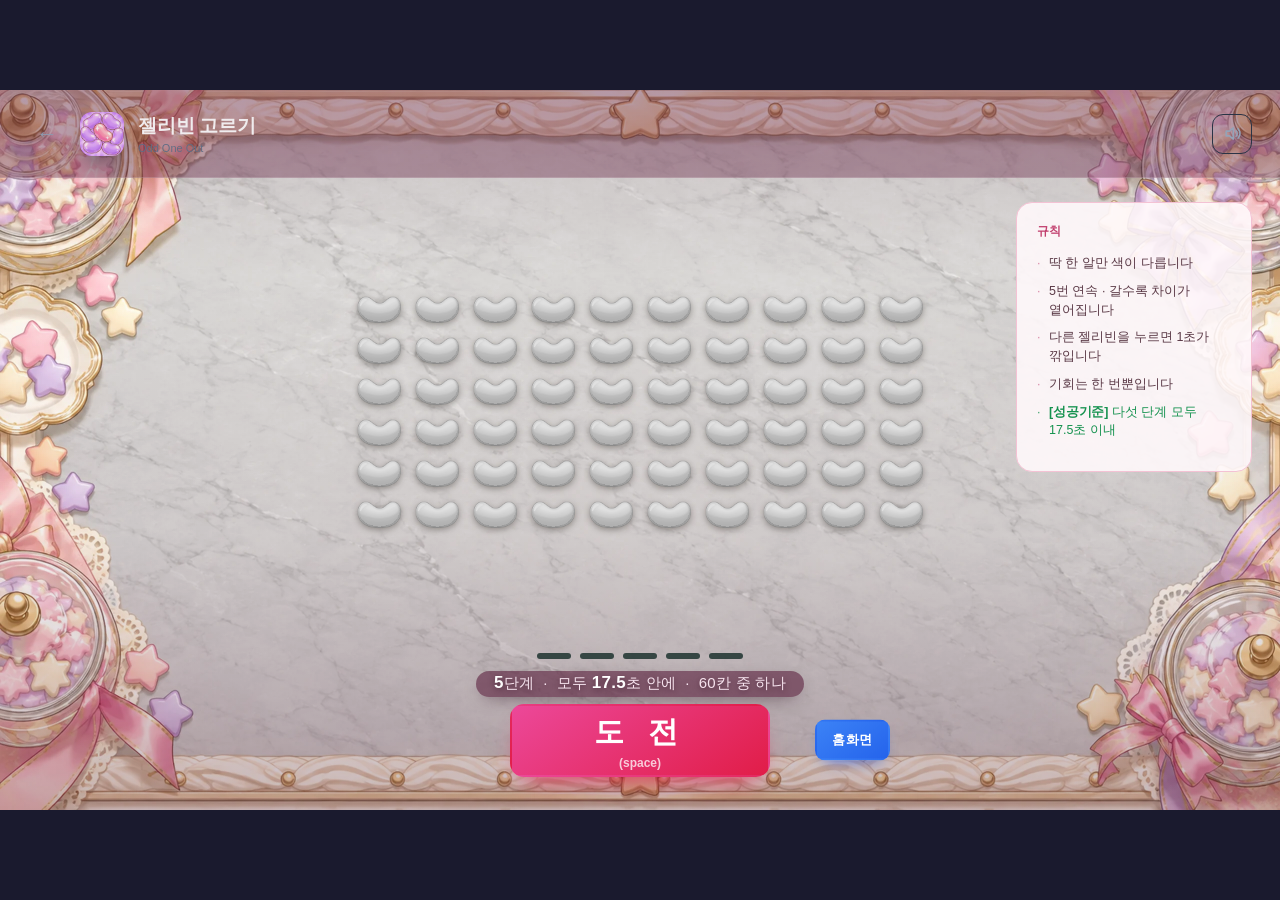
<file: oddone.html>
<!doctype html>
<html lang="ko">
<head>
<meta charset="utf-8">
<meta name="viewport" content="width=device-width, initial-scale=1">
<meta http-equiv="cache-control" content="no-cache">
<link rel="icon" href="data:image/svg+xml,%3Csvg xmlns='http://www.w3.org/2000/svg' viewBox='0 0 32 32'%3E%3Crect width='32' height='32' rx='7' fill='%231a1a2e'/%3E%3Ccircle cx='16' cy='16' r='8.5' fill='none' stroke='%23ec4899' stroke-width='3'/%3E%3Ccircle cx='16' cy='16' r='2.5' fill='%23ec4899'/%3E%3C/svg%3E">
<title>젤리빈 고르기</title>
<link rel="stylesheet" href="common.css?v=254">
<script src="common.js?v=254"></script>
<script src="sound.js?v=254"></script>
<style>
  :root { --accent-1: #14b8a6; --accent-2: #0d9488; }

  /* 마당 멍석을 위에서 내려다본 배경. 가운데는 결만 있어 콩이 잘 보인다. */
  .stage { background: url('assets/oddone/sweets-bg.webp?v=254') center / cover no-repeat; }
  .topbar { background: rgba(22, 22, 40, .42); }
  .stage::before {
    content: ""; position: absolute; inset: 0; pointer-events: none; z-index: 0;
    background: linear-gradient(180deg, rgba(20,18,14,.22) 0%, rgba(20,18,14,.03) 26%,
                                        rgba(20,18,14,.24) 62%, rgba(20,18,14,.54) 100%);
  }
  .body { z-index: 1; }

  /* 판정 → 콩 → 회차 → 남은 시간 → 버튼.
     140 + 300 + 16 + 40 + 68 = 564 로 게임 영역 안에 들어간다. */
  .board { width: 100%; display: grid; justify-items: center;
           grid-template-rows: 140px 300px 16px 40px auto; align-content: center; }
  .slot    { display: grid; place-items: center; order: 1; align-self: end; }
  /* 콩판을 86px 끌어올린다.

     처음에는 45px 만 올려 맨 윗줄을 조약돌 밀기의 얼음판 윗선(247px)에 맞췄는데,
     콩판 아래가 버튼 쪽으로 몰려 보여서 한 줄만큼(31 + 여백 10 = 41px) 더 올렸다.
     칸 크기는 그대로 두고 자리만 옮기므로 버튼과 회차 표시는 움직이지 않는다. */
  .padslot { display: grid; place-items: center; order: 2;
             transform: translateY(-86px); }
  .rounds  { order: 3; }
  .status  { order: 4; align-self: center; }
  .controls{ text-align: center; order: 5; }

  .rounds { display: flex; gap: 9px; align-items: center; }
  .pip { width: 34px; height: 6px; border-radius: 3px; background: rgba(30,51,48,.85); }
  .pip.ok   { background: #22c55e; }
  .pip.fail { background: #e11d48; }

  /* 10열 6행. 콩 그림은 무채색이라 코드가 색을 입혀 넣는다. */
  .pad { display: grid; gap: 10px; }
  .cell { width: 48px; height: 31px; cursor: pointer;
          background: center / contain no-repeat;
          filter: drop-shadow(0 2px 3px rgba(20,14,6,.45)); }
  /* 시작 전에는 콩을 덮어 둔다. 미리 훑어볼 수 없게. */
  /* 헛짚었을 때 판이 짧게 흔들린다. 붉은 표시를 뺐으니
     "지금 틀렸다" 를 알려 주는 것은 이 흔들림과 소리뿐이다. */
  .pad.wrong { animation: pad-wrong .26s cubic-bezier(.2,.7,.3,1); }
  @keyframes pad-wrong {
    0%   { transform: translate(0, 0); }
    14%  { transform: translate(-9px, 0); }
    34%  { transform: translate(7px, 0); }
    56%  { transform: translate(-5px, 0); }
    78%  { transform: translate(3px, 0); }
    100% { transform: translate(0, 0); }
  }

  /* 시작 전 덮개. 예전에는 회색 타원이었는데, 젤리빈으로 바꾼 뒤에도 그 타원이 남아 콩처럼 보였다.
     색을 입히지 않은 흰 젤리빈 그림을 덮개로 쓴다 — 모양은 젤리빈이고 색 정보는 하나도 없어서
     미리 훑어볼 수 없게 한다는 원래 목적은 그대로다. !important 로 칸마다 넣은 색칠 그림을 덮는다. */
  .pad.idle .cell { background-image: url('assets/oddone/sweets-bean.webp?v=254') !important;
                    cursor: default;
                    filter: grayscale(1) brightness(.88) drop-shadow(0 2px 3px rgba(20,14,6,.35)); }

  .cell.hit  { outline: 3px solid var(--ok); outline-offset: 3px; border-radius: 50%; }
  /* 헛짚은 칸에 붉은 원을 그렸었는데 화면이 지저분해져서 뺐다.
     `miss` 표는 남긴다 — 같은 칸을 또 눌러도 시간이 두 번 깎이지 않게 하는 표시다. */

  .status { font-size: 15px; color: var(--text-dim); letter-spacing: .3px;
            text-shadow: 0 2px 8px rgba(0,0,0,.9); }
  .status b { color: #fff; font-size: 17px; }
  .status .time { font-variant-numeric: tabular-nums; }
  .verdict .detail { text-shadow: 0 3px 10px rgba(0,0,0,.9); }
  .verdict .sub { display: none; }
  .verdict .mark { background: rgba(16,20,26,.72); }
  .verdict.ok .mark { background: rgba(16,40,26,.72); border-color: #4ade80; }
</style>
</head>
<body class="theme-sweets">
<div id="fit"><div class="stage">

  <div class="topbar">
    <a class="back" href="index.html" title="목록으로">←</a>
    <div class="tile sm pic"><img src="assets/_icons/oddone-sweets.webp?v=254" alt=""></div>
    <div class="titles">
      <h1>젤리빈 고르기</h1>
      <p>Odd One Out</p>
    </div>
  </div>

  <div class="body">
    <div class="play">
      <div class="board">
        <div class="padslot"><div class="pad idle" id="pad"></div></div>
        <div class="status" id="status"></div>
        <div class="slot" id="slot"></div>
        <div class="controls">
          <button class="btn" id="go">도 전</button>
          <div class="hint">색이 다른 젤리빈을 클릭</div>
        </div>
      </div>
    </div>

    <aside class="rules card">
      <h2>규칙</h2>
      <ul>
        <li>딱 한 알만 색이 다릅니다</li>
        <li>5번 연속 · 갈수록 차이가 옅어집니다</li>
        <li>다른 젤리빈을 누르면 1초가 깎입니다</li>
        <li>기회는 한 번뿐입니다</li>
        <li><b>[성공기준]</b> 다섯 단계 모두 17.5초 이내</li>
      </ul>
    </aside>
  </div>

</div></div>

<script>
"use strict";

const R = RULES.oddone;
const pad    = document.getElementById("pad");
const status = document.getElementById("status");
const slot   = document.getElementById("slot");
const go     = document.getElementById("go");

const COUNT = R.cols * R.rows;
pad.style.gridTemplateColumns = "repeat(" + R.cols + ", 48px)";

/* 콩 그림은 무채색이다. 여기에 색을 곱해 쓴다.
   색과 정답 자리가 매판 바뀌므로 색칠된 콩을 미리 받아 둘 수 없다.
   판마다 두 벌(보통 콩 · 다른 콩)만 만들어 60칸에 나눠 준다. */
const beanImg = new Image();
let beanReady = false;
beanImg.onload = () => { 평균재기(); beanReady = true; reset(); };
beanImg.src = "assets/oddone/sweets-bean.webp?v=254";

/* ── 색 차이를 사람 눈 기준으로 재는 자 ──────────────────────────
   회차마다 "이만큼 다르게" 를 ΔE 로 정해 두고, 그 ΔE 가 나오는
   색을 거꾸로 찾아 쓴다. 그래야 어떤 콩이 걸려도 난이도가 같다.

   곱하기로 칠하므로 칠한 뒤의 평균색은 정확히
   (콩 그림의 평균색 × 칠한 색 ÷ 255) 이다. 캔버스를 만들어 재 볼 필요 없이
   이 식으로 바로 얻을 수 있어서, 후보 색을 수십 번 따져 봐도 빠르다. */
let 바탕평균 = { r: 200, g: 200, b: 200 };

function 평균재기() {
  const c = document.createElement("canvas");
  c.width = beanImg.width; c.height = beanImg.height;
  const x = c.getContext("2d");
  x.drawImage(beanImg, 0, 0);
  const d = x.getImageData(0, 0, c.width, c.height).data;
  let r = 0, g = 0, b = 0, n = 0;
  for (let i = 0; i < d.length; i += 4) {
    if (d[i + 3] < 200) continue;          // 투명한 바깥은 뺀다
    r += d[i]; g += d[i + 1]; b += d[i + 2]; n++;
  }
  if (n) 바탕평균 = { r: r / n, g: g / n, b: b / n };
}

function hsl2rgb(h, s, l) {
  h = ((h % 360) + 360) % 360; s /= 100; l /= 100;
  const c = (1 - Math.abs(2 * l - 1)) * s;
  const x = c * (1 - Math.abs((h / 60) % 2 - 1));
  const m = l - c / 2;
  let t;
  if (h < 60)       t = [c, x, 0];
  else if (h < 120) t = [x, c, 0];
  else if (h < 180) t = [0, c, x];
  else if (h < 240) t = [0, x, c];
  else if (h < 300) t = [x, 0, c];
  else              t = [c, 0, x];
  return { r: (t[0] + m) * 255, g: (t[1] + m) * 255, b: (t[2] + m) * 255 };
}

// 이 색으로 칠했을 때 콩이 띠게 될 평균색
function 칠한색(h, s, l) {
  const t = hsl2rgb(h, s, l);
  return { r: 바탕평균.r * t.r / 255,
           g: 바탕평균.g * t.g / 255,
           b: 바탕평균.b * t.b / 255 };
}

function lab(c) {
  const f = (v) => { v /= 255; return v <= 0.04045 ? v / 12.92 : Math.pow((v + 0.055) / 1.055, 2.4); };
  const R = f(c.r), G = f(c.g), B = f(c.b);
  let X = (R * 0.4124 + G * 0.3576 + B * 0.1805) / 0.95047;
  let Y = (R * 0.2126 + G * 0.7152 + B * 0.0722);
  let Z = (R * 0.0193 + G * 0.1192 + B * 0.9505) / 1.08883;
  const k = (t) => t > 0.008856 ? Math.cbrt(t) : (7.787 * t + 16 / 116);
  X = k(X); Y = k(Y); Z = k(Z);
  return { L: 116 * Y - 16, a: 500 * (X - Y), b: 200 * (Y - Z) };
}

/* 두 색이 사람 눈에 얼마나 달라 보이는가 (CIEDE2000).

   Lab 위 직선거리(ΔE76)로 재면 안 된다. 사람 눈은 채도가 높을수록 같은 색
   차이를 둔하게 느끼는데 직선거리에는 그 보정이 없다. 그래서 숫자를 똑같이
   9.0 으로 맞춰 놓아도 실제 체감이 콩마다 크게 벌어졌다.

     팥 × 진하기      2.65   ← 숫자만 9 이고 사실상 안 보인다
     동부콩 × 색조    9.25   ← 같은 설정인데 3.5배 잘 보인다

   아래 식은 그 보정을 넣은 표준 자다. 길지만 매판 스무 번쯤만 부르므로
   느려질 걱정은 없다. 이걸 쓰면 어떤 콩이 걸리든 그 회차의 난이도가 같다. */
function 차이(c1, c2) {
  const A = lab(c1), B = lab(c2);
  const C1 = Math.hypot(A.a, A.b), C2 = Math.hypot(B.a, B.b);
  const Cb = (C1 + C2) / 2;
  const G = 0.5 * (1 - Math.sqrt(Math.pow(Cb, 7) / (Math.pow(Cb, 7) + Math.pow(25, 7))));
  const a1 = (1 + G) * A.a, a2 = (1 + G) * B.a;
  const C1p = Math.hypot(a1, A.b), C2p = Math.hypot(a2, B.b);
  const 각 = (x, y) => { if (x === 0 && y === 0) return 0;
                         const d = Math.atan2(y, x) * 180 / Math.PI; return d < 0 ? d + 360 : d; };
  const h1p = 각(a1, A.b), h2p = 각(a2, B.b);

  const dLp = B.L - A.L, dCp = C2p - C1p;
  let dhp = 0;
  if (C1p * C2p !== 0) {
    dhp = h2p - h1p;
    if (dhp > 180) dhp -= 360; else if (dhp < -180) dhp += 360;
  }
  const dHp = 2 * Math.sqrt(C1p * C2p) * Math.sin(dhp * Math.PI / 360);

  const Lbp = (A.L + B.L) / 2, Cbp = (C1p + C2p) / 2;
  let hbp = h1p + h2p;
  if (C1p * C2p !== 0) {
    if (Math.abs(h1p - h2p) > 180) hbp += (hbp < 360 ? 360 : -360);
    hbp /= 2;
  }
  const T = 1 - 0.17 * Math.cos((hbp - 30) * Math.PI / 180)
              + 0.24 * Math.cos(2 * hbp * Math.PI / 180)
              + 0.32 * Math.cos((3 * hbp + 6) * Math.PI / 180)
              - 0.20 * Math.cos((4 * hbp - 63) * Math.PI / 180);
  const dTh = 30 * Math.exp(-Math.pow((hbp - 275) / 25, 2));
  const Rc = 2 * Math.sqrt(Math.pow(Cbp, 7) / (Math.pow(Cbp, 7) + Math.pow(25, 7)));
  const Sl = 1 + (0.015 * Math.pow(Lbp - 50, 2)) / Math.sqrt(20 + Math.pow(Lbp - 50, 2));
  const Sc = 1 + 0.045 * Cbp;
  const Sh = 1 + 0.015 * Cbp * T;
  const Rt = -Math.sin(2 * dTh * Math.PI / 180) * Rc;

  return Math.sqrt(Math.pow(dLp / Sl, 2) + Math.pow(dCp / Sc, 2) + Math.pow(dHp / Sh, 2)
                   + Rt * (dCp / Sc) * (dHp / Sh));
}

function tintBean(h, s, l) {
  if (!beanReady) return "";
  const c = document.createElement("canvas");
  c.width = beanImg.width; c.height = beanImg.height;
  const x = c.getContext("2d");
  x.drawImage(beanImg, 0, 0);
  // 밝기와 결을 남긴 채 색만 입힌다
  x.globalCompositeOperation = "multiply";
  x.fillStyle = "hsl(" + h + "," + s.toFixed(1) + "%," + l.toFixed(2) + "%)";
  x.fillRect(0, 0, c.width, c.height);
  // 곱하기가 투명 부분까지 칠하므로 콩 모양으로 다시 오려 낸다
  x.globalCompositeOperation = "destination-in";
  x.drawImage(beanImg, 0, 0);
  return "url(" + c.toDataURL() + ")";
}

// 헛짚었을 때 낼 소리. 이 게임에서 파일로 된 소리는 이것 하나다.
Sound.use({ oops: "assets/_sounds/oddone/oops.mp3?v=254" });

const roundsBox = document.createElement("div");
roundsBox.className = "rounds";
status.before(roundsBox);

// 회차가 오를수록 색 차이가 옅어진다. 마지막 판이 가장 안 보인다.
const ROUNDS = R.단계.length;

// 회차별 목표 ΔE. 값을 딱 고정하면 몇 판 만에 감이 외워지므로 조금 흔든다.
function 이번목표(k) {
  const t = R.단계[k];
  return t * (1 + (Math.random() * 2 - 1) * R.흔들림);
}

let state = "ready";     // ready | running | done
let round = 0;           // 지금 몇 번째
let 깎인시간 = 0;        // 잘못 골라 깎인 초. 남은 시간에서 뺀다
let marks = [];          // 회차별 성패
let times = [];          // 회차별 걸린 시간
let oddIndex = 0;        // 다른 칸의 자리
let t0 = 0, raf = 0;

function elapsed() { return (performance.now() - t0) / 1000; }

function pips() {
  roundsBox.innerHTML = "";
  for (let i = 0; i < ROUNDS; i++) {
    const p = document.createElement("div");
    p.className = "pip" + (marks[i] === undefined ? "" : (marks[i] ? " ok" : " fail"));
    roundsBox.appendChild(p);
  }
}

/* 젤리빈 색. 과자 왕국 테마라 콩 색(메주콩·팥·녹두…) 대신 선명한 젤리빈 색으로 바꿨다.

   **난이도는 이 표와 상관없다.** 다른 한 알의 색은 매판 "정해진 색 차이(ΔE, RULES.oddone.단계)"
   가 나오도록 아래 크기찾기() 가 거꾸로 찾는다. 바탕색이 무엇이든 단계별 차이는 그대로라,
   바꾼 뒤 단계마다 300판씩 돌려 목표 ΔE 가 그대로 나오는지 확인했다.

   예전에는 보랏빛·잿빛을 마지막 판에만 냈다 — 누런 멍석 위에서 유난히 튀어서였다.
   바탕이 회백색 대리석으로 바뀌어 그 이유가 없어졌으므로 모든 판에 고루 낸다. */
const 콩종류 = [
  { 이름: "체리",     h: [-6, 6],    s: [72, 86], l: [50, 58] },
  { 이름: "오렌지",   h: [16, 26],   s: [80, 92], l: [54, 62] },
  { 이름: "레몬",     h: [48, 56],   s: [82, 92], l: [54, 62] },
  { 이름: "라임",     h: [72, 88],   s: [64, 80], l: [48, 56] },
  { 이름: "청사과",   h: [104, 124], s: [56, 72], l: [44, 52] },
  { 이름: "소다",     h: [176, 188], s: [62, 78], l: [48, 56] },
  { 이름: "블루베리", h: [218, 232], s: [62, 76], l: [46, 54] },
  { 이름: "포도",     h: [268, 282], s: [52, 66], l: [48, 56] },
  { 이름: "딸기우유", h: [322, 336], s: [70, 84], l: [58, 66] },
];

function 사이(범위) { return 범위[0] + Math.random() * (범위[1] - 범위[0]); }

/* 목표 ΔE 가 나오도록 어긋남의 크기를 거꾸로 찾는다.

   어긋나는 방향도 매판 다르다 — 밝기만 다르면 몇 판 만에
   "밝은 놈을 찾으면 된다" 가 되어 눈이 한 가지 일만 하게 된다.
   색조·진하기로도 어긋나게 하면 매판 다른 종류의 눈썰미를 쓴다.

   크기와 ΔE 는 색마다 관계가 달라서 식으로 못 푼다. 대신 ΔE 가
   크기에 따라 단조롭게 커지므로 반씩 좁혀 가면 스무 번 안에 잡힌다. */
const 어긋남축 = [
  { 이름: "밝기",   상한: 26, 적용: (c, m) => ({ h: c.h, s: c.s, l: Math.min(94, Math.max(6, c.l + m)) }) },
  { 이름: "색조",   상한: 50, 적용: (c, m) => ({ h: c.h + m, s: c.s, l: c.l }) },
  { 이름: "진하기", 상한: 55, 적용: (c, m) => ({ h: c.h, s: Math.min(100, Math.max(4, c.s + m)), l: c.l }) },
];

function 크기찾기(바탕, 축, 방향, 목표) {
  const 기준 = 칠한색(바탕.h, 바탕.s, 바탕.l);
  const 재기 = (m) => { const o = 축.적용(바탕, 방향 * m);
                        return 차이(기준, 칠한색(o.h, o.s, o.l)); };
  // 이 축으로는 목표까지 못 벌어지면 밝기로 되돌린다. 밝기는 어떤 색에서도 벌어진다.
  if (재기(축.상한) < 목표) return null;
  let lo = 0, hi = 축.상한;
  for (let i = 0; i < 24; i++) {
    const m = (lo + hi) / 2;
    if (재기(m) < 목표) lo = m; else hi = m;
  }
  return 축.적용(바탕, 방향 * ((lo + hi) / 2));
}

// 판을 새로 깐다. 콩 종류·어긋나는 축·자리 모두 매판 바뀐다.
let 이번판 = {};                  // 무엇이 어떻게 어긋났는지 (확인용)

function build(목표, 회차) {
  // 막판 전용 콩은 마지막 회차에만 후보에 넣는다
  const 막판 = 회차 === ROUNDS - 1;
  const 후보 = 막판 ? 콩종류 : 콩종류.filter((t) => !t.막판만);
  const 종류 = 후보[Math.floor(Math.random() * 후보.length)];
  const 바탕 = { h: 사이(종류.h), s: 사이(종류.s), l: 사이(종류.l) };
  const 방향 = Math.random() < 0.5 ? 1 : -1;

  let 축 = 어긋남축[Math.floor(Math.random() * 어긋남축.length)];
  let 다른 = 크기찾기(바탕, 축, 방향, 목표);
  if (!다른) { 축 = 어긋남축[0]; 다른 = 크기찾기(바탕, 축, 방향, 목표); }
  // 밝기로도 안 되면(아주 밝거나 아주 어두운 콩) 반대쪽으로 밀어 본다
  if (!다른) { 다른 = 크기찾기(바탕, 축, -방향, 목표) || 축.적용(바탕, -방향 * 축.상한); }

  이번판 = { 콩: 종류.이름, 축: 축.이름,
             ΔE: 차이(칠한색(바탕.h, 바탕.s, 바탕.l), 칠한색(다른.h, 다른.s, 다른.l)) };

  // 색칠은 판마다 두 번만. 60번 그리면 느려진다.
  const normal = tintBean(바탕.h, 바탕.s, 바탕.l);
  const odd    = tintBean(다른.h, 다른.s, 다른.l);

  oddIndex = Math.floor(Math.random() * COUNT);
  pad.innerHTML = "";
  for (let i = 0; i < COUNT; i++) {
    const c = document.createElement("div");
    c.className = "cell";
    c.style.backgroundImage = (i === oddIndex) ? odd : normal;
    c.dataset.i = i;
    pad.appendChild(c);
  }
}

/* 판을 짧게 흔든다. 애니메이션을 다시 걸려면 클래스를 뗐다 붙여야 하는데,
   그냥 붙이면 브라우저가 한 번에 처리해서 아무 일도 안 일어난다.
   그래서 사이에 레이아웃을 한 번 읽어 강제로 끊어 준다. */
function 흔들기() {
  pad.classList.remove("wrong");
  void pad.offsetWidth;
  pad.classList.add("wrong");
}

function 남은시간() { return Math.max(0, R.전체초 - elapsed() - 깎인시간); }

function 안내() {
  status.innerHTML = "<b>" + (round + 1) + "</b> / " + ROUNDS + " 회"
                   + " &nbsp;·&nbsp; 남은 시간 <b class='time'>"
                   + 남은시간().toFixed(2) + "</b>초";
}

function tick() {
  안내();
  if (남은시간() <= 0) { finish(false, "시간 초과"); return; }
  raf = requestAnimationFrame(tick);
}

function reset() {
  cancelAnimationFrame(raf);
  state = "ready";
  round = 0; marks = []; times = []; 깎인시간 = 0;
  slot.innerHTML = "";
  build(이번목표(0), 0);
  pad.classList.add("idle");
  status.innerHTML = "<b>" + ROUNDS + "</b>단계 &nbsp;·&nbsp; 모두 <b>"
                   + R.전체초.toFixed(1) + "</b>초 안에 &nbsp;·&nbsp; "
                   + COUNT + "칸 중 하나";
  go.textContent = "도 전";
  pips();
}

function start() {
  round = 0; marks = []; times = []; 깎인시간 = 0;
  t0 = performance.now();
  cancelAnimationFrame(raf);
  raf = requestAnimationFrame(tick);
  slot.innerHTML = "";
  pad.classList.remove("idle");
  go.textContent = "포 기";
  pips();
  nextRound();
}

function nextRound() {
  state = "running";
  build(이번목표(round), round);
  // 시계는 판마다 새로 켜지 않는다. 다섯 단계를 하나의 시간으로 치른다.
  안내();
}

function finish(ok, why) {
  cancelAnimationFrame(raf);
  state = "done";

  // 정답 자리는 언제나 초록으로 알려 준다.
  // 잘못 누른 칸에는 이미 붉은 표시가 붙어 있어 둘이 구별된다.
  const cells = pad.children;
  if (cells[oddIndex]) cells[oddIndex].classList.add("hit");
  pad.classList.remove("idle");

  // 깎인 시간까지 얹어야 실제로 쓴 시간이 된다
  const 쓴시간 = elapsed() + 깎인시간;
  status.innerHTML = ok
    ? "다섯 단계 <b class='time'>" + 쓴시간.toFixed(2) + "</b>초"
    : "정답은 표시된 칸";

  slot.innerHTML = verdictHtml(ok,
    ok ? 쓴시간.toFixed(2) + " 초" : (why || "실패"), "");
  go.textContent = "다 시";
  if (ok) Sound.success(); else Sound.fail();
}

pad.addEventListener("click", (e) => {
  if (state !== "running") return;
  const cell = e.target.closest(".cell");
  if (!cell) return;

  /* 잘못 골라도 그 자리에서 끝내지 않는다.

     한 번에 죽으면 다섯 단계가 다 무의미해진다 — 1단계에서 헛짚은 사람이나
     5단계까지 간 사람이나 결과가 같다. 대신 시간을 1초 깎고 계속 찾게 한다.
     헛짚은 칸은 붉게 남겨 두고 다시 눌러도 또 깎이지 않는다. */
  if (Number(cell.dataset.i) !== oddIndex) {
    if (cell.classList.contains("miss")) return;   // 이미 헛짚은 칸
    cell.classList.add("miss");
    깎인시간 += R.깎임;
    if (!Sound.play("oops")) Sound.thud(0.34);
    흔들기();
    안내();
    if (남은시간() <= 0) finish(false, "시간 초과");
    return;
  }

  times.push(elapsed());
  marks.push(true); pips();
  Sound.tick(1 + round * 0.12);

  round++;
  if (round >= ROUNDS) { cancelAnimationFrame(raf); finish(true); return; }
  nextRound();
});

function press() {
  if (state === "ready") start();
  else if (state === "running") { marks.push(false); pips(); finish(false, "포기"); }
  else reset();
}

go.addEventListener("click", press);
onPressKey(press);
reset();
</script>
</body>
</html>
</file>
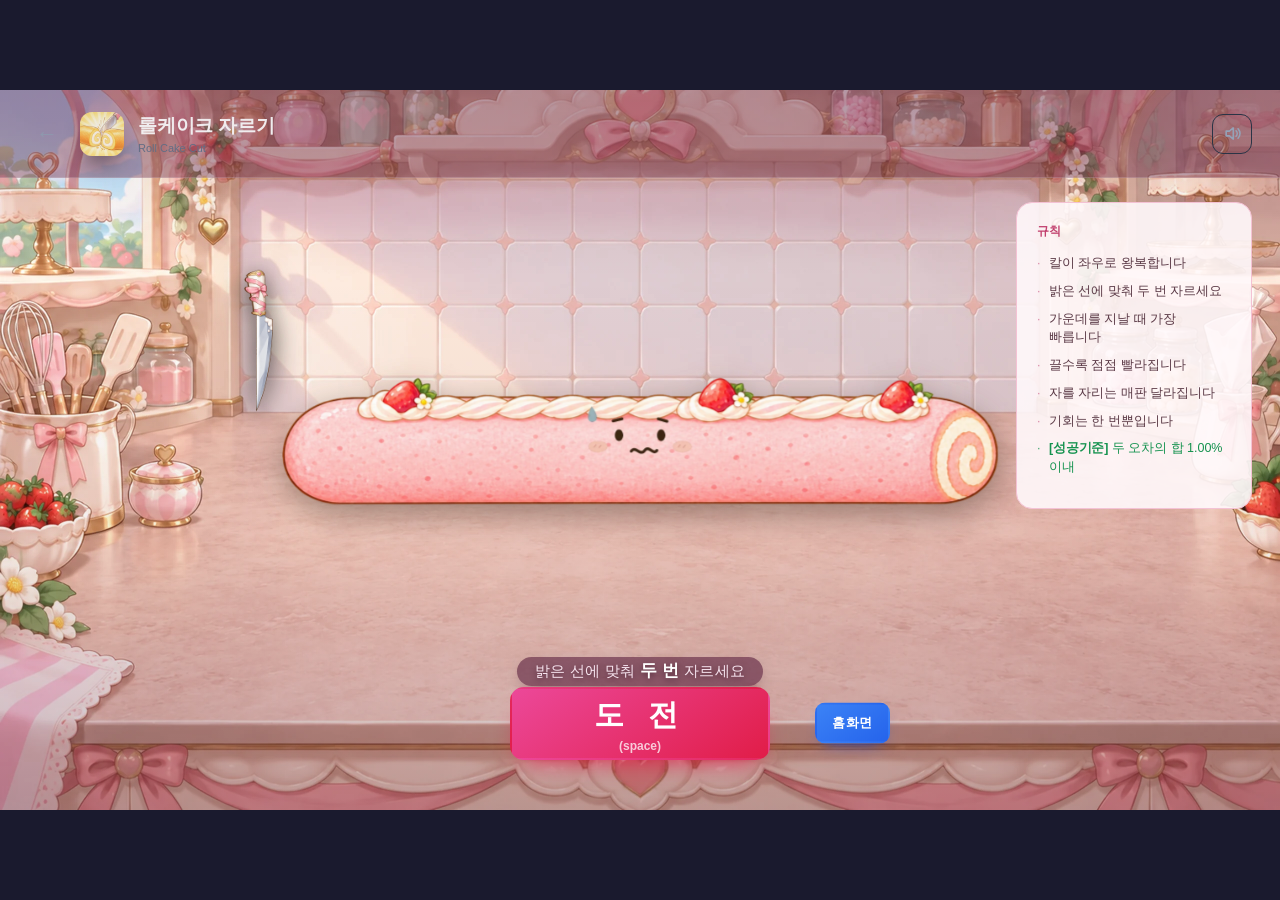
<file: ricecut.html>
<!doctype html>
<html lang="ko">
<head>
<meta charset="utf-8">
<meta name="viewport" content="width=device-width, initial-scale=1">
<meta http-equiv="cache-control" content="no-cache">
<link rel="icon" href="data:image/svg+xml,%3Csvg xmlns='http://www.w3.org/2000/svg' viewBox='0 0 32 32'%3E%3Crect width='32' height='32' rx='7' fill='%231a1a2e'/%3E%3Ccircle cx='16' cy='16' r='8.5' fill='none' stroke='%23ec4899' stroke-width='3'/%3E%3Ccircle cx='16' cy='16' r='2.5' fill='%23ec4899'/%3E%3C/svg%3E">
<title>롤케이크 자르기</title>
<link rel="stylesheet" href="common.css?v=254">
<script src="common.js?v=254"></script>
<script src="sound.js?v=254"></script>
<style>
  :root { --accent-1: #ec4899; --accent-2: #e11d48; }

  /* 부엌 배경. 가운데 띠는 비어 있어서 떡과 글자가 잘 보인다. */
  .stage { background: url('assets/ricecut/sweets-bg.webp?v=254') center / cover no-repeat; }
  .topbar { background: rgba(22, 22, 40, .42); }
  /* 배경 위에서도 글자가 읽히게 위아래를 살짝 눌러 준다 */
  .stage::before {
    content: ""; position: absolute; inset: 0; pointer-events: none; z-index: 0;
    background: linear-gradient(180deg, rgba(20,18,30,.22) 0%, rgba(20,18,30,.03) 26%,
                                        rgba(20,18,30,.24) 62%, rgba(20,18,30,.52) 100%);
  }
  .body { z-index: 1; }

  /* 조작 프레임(432) + 안내(30) + 버튼. 판정은 프레임 위에 겹친다.
     떡은 가로세로 비가 5:1 이라 프레임 세로를 다 못 채운다.
     남는 위아래로는 부엌 배경이 그대로 비쳐서 오히려 그림이 산다. */
  .board { width: 100%; display: grid; justify-items: center;
           grid-template-rows: var(--play-h) 30px auto; align-content: center;
           position: relative; }
  /* 떡을 프레임 한가운데에 둔다.

     예전에는 돌탑 1층과 높이를 맞추려고 바닥에 붙여 두었다. 그런데 이 게임은
     떡 위에서 칼이 오가므로, 바닥에 붙이면 위쪽 절반이 통째로 비고
     눈은 아래 구석만 보게 된다. 정작 봐야 할 것이 화면 밑에 몰린다.
     돌탑과 높이가 조금 어긋나는 것보다 이쪽이 낫다. */
  .cakeslot { display: grid; place-items: center; order: 1;
              width: var(--play-w); height: var(--play-h); }
  .ratio    { order: 2; align-self: center; }
  .controls { text-align: center; order: 3; }
  .slot { position: absolute; left: 50%; top: calc(var(--play-h) / 2);
          transform: translate(-50%, -50%); z-index: 4;
          display: grid; place-items: center; pointer-events: none; }

  /* 떡 — 세 상태 그림이 같은 캔버스라 contain 으로 두면 크기가 저절로 맞는다 */
  .cake {
    position: relative; width: 768px; height: 154px;
    background: url('assets/ricecut/sweets-cake-idle.webp?v=254') center / contain no-repeat;
    filter: drop-shadow(0 10px 16px rgba(40, 30, 20, .40));
  }
  /* 다 자르고 나면 온전한 그림을 숨기고 조각들로 바꿔 끼운다 */
  .cake.cut { background-image: none; }

  /* 잘린 조각. 자를 자리가 매판 다르므로 조각 그림을 미리 만들어 둘 수 없다.
     그래서 같은 그림 한 장을 조각마다 깔고 배경을 옆으로 밀어
     자기 몫만 보이게 한다. 폭과 미는 양은 코드가 넣는다. */
  .cake .piece {
    position: absolute; top: 0; height: 100%;
    background-image: var(--face, url('assets/ricecut/sweets-cake-idle.webp?v=254'));
    background-repeat: no-repeat;
    background-size: 768px auto;
    transform: translateX(var(--sh, 0));
    transition: transform .34s cubic-bezier(.2,.8,.3,1);
  }
  /* 잘린 단면. 가래떡 속살은 하얗고 매끈해서 옅은 띠 하나면 단면으로 읽힌다. */
  .cake .piece::before,
  .cake .piece::after { content: none; position: absolute; top: 9%; bottom: 9%; width: 6px; }
  .cake .piece.cl::before {
    content: ""; left: 0;
    background: linear-gradient(90deg, rgba(255,252,244,.96), rgba(255,252,244,0));
    border-radius: 50% 0 0 50% / 50% 0 0 50%;
  }
  .cake .piece.cr::after {
    content: ""; right: 0;
    background: linear-gradient(90deg, rgba(255,252,244,0), rgba(255,252,244,.96));
    border-radius: 0 50% 50% 0 / 0 50% 50% 0;
  }

  /* 칼이 닿는 순간 떡이 움찔한다. 그림만 바뀌면 맞은 느낌이 없다.
     아래로 눌렸다가 튀어오르는 한 박자. */
  .cake.shock { animation: cake-shock .34s cubic-bezier(.2,.8,.3,1); }
  @keyframes cake-shock {
    0%   { transform: scaleY(1)    translateY(0); }
    14%  { transform: scaleY(.90)  translateY(5px); }
    38%  { transform: scaleY(1.05) translateY(-3px); }
    64%  { transform: scaleY(.98)  translateY(1px); }
    100% { transform: scaleY(1)    translateY(0); }
  }

  /* 자를 자리. 두 곳이 보이되 지금 잘라야 할 쪽만 밝다.
     둘 다 밝으면 어디를 노려야 하는지 알 수 없다. */
  /* 선 색은 다홍이다. 떡이 크림빛이고 배경도 밝은 부엌이라
     흰 선은 떡 위에서 거의 사라졌다. 붉은 쪽으로 가야 눈에 걸린다. */
  .cake .guide {
    position: absolute; top: -8px; bottom: -8px; width: 2px;
    background: rgba(255, 92, 68, .42);
    transform: translateX(-50%);
    transition: background .18s, box-shadow .18s, width .18s;
  }
  /* 도전 전에는 감춘다. 어차피 누르는 순간 자리를 새로 뽑으므로
     미리 보여 줘 봐야 그 자리가 아니다 — 헛것을 보여 주는 셈이다.

     사라지고 나타나는 것은 서서히 하지 않는다. 투명도는 화면 합성 쪽이
     맡는 값이라 창이 가려지면 중간에 멎어 버린다. 그러면 도전을 눌러도
     선이 안 보이는 판이 생긴다 — 방송에서 그러면 손쓸 방법이 없다. */
  .cake .guide.hide { opacity: 0; }
  .cake .guide.on {
    width: 3px; background: rgb(255, 62, 40);
    box-shadow: 0 0 13px rgba(255, 70, 45, .95), 0 0 4px rgba(255, 190, 170, .8);
  }
  /* 이미 자른 자리 — 흔적만 남긴다 */
  .cake .guide.done { background: rgba(255, 220, 170, .55); box-shadow: none; width: 2px; }

  /* 칼 — left 는 왼쪽 모서리 기준이라 폭이 넓어지면 날 선이 그만큼 밀린다.
     가운데로 당겨야 화면에 보이는 자리와 실제 판정 자리가 맞는다. */
  .knife {
    position: absolute; top: -96px; bottom: 105px; width: 51px;
    background: url('assets/ricecut/sweets-knife.webp?v=254') center / contain no-repeat;
    transform: translateX(-50%);
    filter: drop-shadow(0 6px 10px rgba(0, 0, 0, .5));
  }
  .knife.stopped { filter: drop-shadow(0 0 16px rgba(255,255,255,.85)); }

  /* 잘린 뒤 좌우 비율 */
  .ratio { font-size: 15px; color: var(--text-dim); letter-spacing: .3px;
           text-shadow: 0 2px 8px rgba(0,0,0,.9); }
  .ratio b { color: #fff; font-size: 17px; }
  .verdict .detail { text-shadow: 0 3px 10px rgba(0,0,0,.9); }
  /* 성공 기준은 규칙 카드에 있으므로 판정에서는 뺀다 */
  .verdict .sub { display: none; }
  .verdict .mark { background: rgba(16,20,26,.72); }
  .verdict.ok .mark { background: rgba(16,40,26,.72); border-color: #4ade80; }
</style>
</head>
<body class="theme-sweets">
<div id="fit"><div class="stage">

  <div class="topbar">
    <a class="back" href="index.html" title="목록으로">←</a>
    <div class="tile sm pic"><img src="assets/_icons/ricecut-sweets.webp?v=254" alt=""></div>
    <div class="titles">
      <h1>롤케이크 자르기</h1>
      <p>Roll Cake Cut</p>
    </div>
  </div>

  <div class="body">
    <div class="play">
      <div class="board">
        <div class="cakeslot playslot">
          <div class="cake" id="cake">
            <div class="pieces" id="pieces"></div>
            <div class="guide" id="g0"></div>
            <div class="guide" id="g1"></div>
            <div class="knife" id="knife" style="left:0"></div>
          </div>
        </div>
        <div class="ratio" id="ratio"></div>
        <div class="slot" id="slot"></div>
        <div class="controls">
          <button class="btn" id="go">도 전</button>
          <div class="hint">스페이스바</div>
        </div>
      </div>
    </div>

    <aside class="rules card">
      <h2>규칙</h2>
      <ul>
        <li>칼이 좌우로 왕복합니다</li>
        <li>밝은 선에 맞춰 두 번 자르세요</li>
        <li>가운데를 지날 때 가장 빠릅니다</li>
        <li>끌수록 점점 빨라집니다</li>
        <li>자를 자리는 매판 달라집니다</li>
        <li>기회는 한 번뿐입니다</li>
        <li><b>[성공기준]</b> 두 오차의 합 1.00% 이내</li>
      </ul>
    </aside>
  </div>

</div></div>

<script>
"use strict";

const R = RULES.ricecut;

// 녹음된 소리를 등록한다. 오기 전에는 코드로 만든 소리가 대신 난다.
Sound.use({
  slice:       "assets/_sounds/ricecut/cut.mp3?v=254",     // 떡을 가르는 순간
  swoosh:      "assets/_sounds/ricecut/swoosh.mp3?v=254",  // 칼이 지나가는 바람
  thud:        "assets/_sounds/ricecut/miss.mp3?v=254",    // 도마를 치는 둔탁한 소리
  success:     "assets/_sounds/common/success.mp3?v=254",
  fail:        "assets/_sounds/common/fail.mp3?v=254",
});
const cake   = document.getElementById("cake");
const pieces = document.getElementById("pieces");
const guides = [document.getElementById("g0"), document.getElementById("g1")];
const knife = document.getElementById("knife");
const ratio = document.getElementById("ratio");
const slot = document.getElementById("slot");   // 판정이 들어갈 자리
const go   = document.getElementById("go");     // 버튼은 하나뿐. 글자만 바뀐다.

let state = "ready";      // ready | running | done
let raf = 0, t0 = 0;
let 자를자리 = [];        // 이번 판에 잘라야 할 두 곳 (0~1)
let 차례 = [];            // 어느 쪽부터 자를지. 매판 랜덤
let 몇번째 = 0;           // 지금 몇 번째 컷인가
let 오차들 = [];          // 컷마다의 오차(%)
let sweep = 2.6;          // 이번 판의 편도 기준 시간(초)
let centerK = 0.58;       // 가운데 가속. 끝 (1-K)배, 가운데 (1+K)배
let waveA = 0.2;          // 시간에 따라 빨라졌다 느려지는 폭
let waveW = 3;            // 그 각속도
let wavePhi = 0;          // 시작 시점의 위상. 매판 달라야 첫 통과부터 다르다

// 칼이 지금까지 나아간 양. 속도가 시시각각 바뀌므로 시간에 그대로 비례하지 않는다.
//
// 프레임마다 조금씩 더하는 방식이 아니라 적분식을 그대로 쓴다.
// 누른 순간의 위치를 그 시각만 가지고 정확히 되짚어야 하는데,
// 성공 창이 10ms 안팎이라 프레임 단위로 누적하면 한 프레임 오차가 곧 오판이 된다.
//
//   속도(t) = 1 + creep·t + waveA·sin(waveW·t + wavePhi)
//   나아간 양 = ∫ 속도 dt
//
// 속도는 항상 0보다 크다(waveA 가 1 미만이라). 즉 칼이 뒤로 가는 일은 없다.
function advAt(sec) {
  return sec
       + R.creep * sec * sec / 2
       + waveA * (Math.cos(wavePhi) - Math.cos(waveW * sec + wavePhi)) / waveW;
}

// 칼의 위치를 0~1 로 돌려준다. 0 = 왼쪽 끝, 1 = 오른쪽 끝.
//
// 나아간 양을 그대로 위치로 쓰지 않고 한 번 더 일그러뜨린다.
// 양 끝에서는 뜸을 들이고 가운데는 훅 지나가게 하려는 것이다.
//
//   위치 = t - K·sin(2πt)/(2π)      (t 는 0~1 로 편 왕복 위상)
//   속도 = 1 - K·cos(2πt)           → 끝 (1-K)배, 가운데 (1+K)배
//
// 끝(0, 1)과 가운데(0.5)는 그대로 0, 1, 0.5 로 남는다.
// 특히 가운데가 0.5 에 그대로 있어야 성공선이 왕복의 한가운데 시점과 맞물린다.
// K 가 1 미만이면 속도가 0 이하로 내려가지 않으므로 칼은 늘 앞으로만 간다.
function posAt(sec) {
  const phase = (advAt(sec) / sweep) % 2;          // 0~2 가 한 왕복
  const tri = phase < 1 ? phase : 2 - phase;
  return tri - centerK * Math.sin(2 * Math.PI * tri) / (2 * Math.PI);
}

function drawKnife(p) {
  knife.style.left = (p * 100) + "%";
}

// 칼이 지나갈 때마다 바람 소리를 낸다.
// 왕복 한 번에 한 번씩만 — 매 프레임 울리면 소리가 뭉개진다.
// 가운데를 지나는 순간에 맞춰 울려야 눈으로 보는 것과 귀로 듣는 것이 맞물린다.
let 지난쪽 = 0;

function frame(now) {
  const sec = (now - t0) / 1000;
  const p = posAt(sec);
  drawKnife(p);

  // 가운데(0.5)를 막 넘었는가
  const 쪽 = p < 0.5 ? -1 : 1;
  if (지난쪽 !== 0 && 쪽 !== 지난쪽) {
    // 그 순간의 속도를 소리 세기로 넘긴다. 빠를수록 날카롭게 지나간다.
    const v = Math.abs(posAt(sec + 0.008) - posAt(sec - 0.008)) / 0.016;
    Sound.swoosh(Math.min(1, v / 1.1));
  }
  지난쪽 = 쪽;

  raf = requestAnimationFrame(frame);
}

// 자르기 전에 띄워 두는 한 줄. 자르고 나면 좌우 비율이 이 자리를 대신한다.
// 칼이 지금 어디쯤인지는 절대 숫자로 보여주지 않는다. 그러면 눈이 아니라
// 숫자를 보고 누르게 되어 게임이 아니게 된다.
const GUIDE = "밝은 선에 맞춰 <b>두 번</b> 자르세요";

// 자를 자리를 매판 새로 뽑는다.
// 조각 셋이 저마다 최소 minGapPct 는 되도록 잡는다 —
// 안 그러면 종잇장처럼 얇은 조각이 나와서 자를 자리가 사실상 정해져 버린다.
function 자리뽑기() {
  const g = R.minGapPct / 100;
  const a = g + Math.random() * (1 - 3 * g);        // 첫 선
  const b = a + g + Math.random() * (1 - g - a - g); // 둘째 선
  return [a, b];
}

function 선그리기() {
  for (let i = 0; i < 2; i++) {
    guides[i].style.left = (자를자리[i] * 100) + "%";
    guides[i].className = "guide";
  }
}

function 선숨기기() {
  for (let i = 0; i < 2; i++) guides[i].className = "guide hide";
}

// 지금 잘라야 할 선만 밝힌다
function 지금선() {
  if (몇번째 >= 차례.length) return;
  guides[차례[몇번째]].classList.add("on");
}

function reset() {
  cancelAnimationFrame(raf);
  state = "ready";
  ratio.innerHTML = GUIDE;
  slot.innerHTML = "";
  knife.classList.remove("stopped");
  cake.classList.remove("ok", "fail", "shock", "cut");
  cake.style.removeProperty("--face");
  pieces.innerHTML = "";
  자를자리 = 자리뽑기();
  차례 = Math.random() < 0.5 ? [0, 1] : [1, 0];
  몇번째 = 0; 오차들 = [];
  선숨기기();
  drawKnife(0);
  go.textContent = "도 전";
}

function start() {
  // 매판 움직임을 새로 뽑는다. 외워서 하는 게 아니라 보고 읽어야 한다.
  // 흔들림 주기가 편도 시간과 맞물리면 결국 같은 박자가 되어 버리므로
  // 두 값을 따로 뽑고, 시작 위상까지 흩어 놓는다.
  sweep   = R.sweepMin  + Math.random() * (R.sweepMax  - R.sweepMin);
  centerK = R.centerMin + Math.random() * (R.centerMax - R.centerMin);
  waveA   = R.waveMin   + Math.random() * (R.waveMax   - R.waveMin);
  waveW   = 2 * Math.PI / (R.wavePMin + Math.random() * (R.wavePMax - R.wavePMin));
  wavePhi = Math.random() * Math.PI * 2;

  state = "running";
  slot.innerHTML = "";
  knife.classList.remove("stopped");
  cake.classList.remove("ok", "fail", "shock", "cut");
  cake.style.removeProperty("--face");
  pieces.innerHTML = "";
  자를자리 = 자리뽑기();
  차례 = Math.random() < 0.5 ? [0, 1] : [1, 0];
  몇번째 = 0; 오차들 = [];
  선그리기(); 지금선();
  진행표시();
  go.textContent = "자 르 기";
  지난쪽 = 0;
  // 예전에는 여기서 낮은 음을 깔고 끌수록 조여들게 했다.
  // 뱃고동처럼 울려서 칼 소리도 판정음도 다 덮었다. 뺐다.
  t0 = performance.now();
  raf = requestAnimationFrame(frame);
}

// 지금 몇 번째를 자르는 중인지, 오차가 얼마나 쌓였는지 보여준다
function 진행표시() {
  const 쌓임 = 오차들.reduce((a, b) => a + b, 0);
  ratio.innerHTML = "<b>" + (몇번째 + 1) + "</b> / " + R.cuts + " 번째"
    + (오차들.length
        ? " &nbsp;·&nbsp; 오차 <b>" + 쌓임.toFixed(2) + "</b>% / " + R.tolSum.toFixed(2) + "%"
        : " &nbsp;·&nbsp; 밝은 선에 맞추세요");
}

// 다 자른 뒤 떡을 세 조각으로 갈라 놓는다.
// 자를 자리가 매판 다르므로 조각 그림을 미리 만들 수 없다.
// 같은 그림을 조각마다 깔고 배경을 옆으로 밀어 자기 몫만 보이게 한다.
// 다 자른 뒤 조각들의 표정.
// cake-ok 은 이미 가운데가 갈려 있어 세 조각으로 나누면 엉뚱한 자국이 남는다.
// 그래서 그 틈을 떡 몸통으로 메운 통짜 웃는 그림(cake-happy)을 따로 만들어 쓴다.
const 표정 = {
  ok:   "url('assets/ricecut/sweets-cake-happy.webp?v=254')",
  fail: "url('assets/ricecut/sweets-cake-fail.webp?v=254')",
};

function 조각내기(자른곳, ok) {
  const W = cake.clientWidth;
  const 경계 = [0, ...[...자른곳].sort((a, b) => a - b).map((v) => v * W), W];
  cake.classList.add("cut");
  cake.style.setProperty("--face", ok ? 표정.ok : 표정.fail);
  pieces.innerHTML = "";
  for (let i = 0; i < 3; i++) {
    const l = 경계[i], r = 경계[i + 1];
    const d = document.createElement("div");
    d.className = "piece" + (i > 0 ? " cl" : "") + (i < 2 ? " cr" : "");
    d.style.left = l + "px";
    d.style.width = (r - l) + "px";
    d.style.backgroundPosition = (-l) + "px center";
    pieces.appendChild(d);
    // 한 박자 뒤에 좌우로 벌어진다. 바로 벌리면 잘린 게 안 보인다.
    setTimeout(() => d.style.setProperty("--sh", ((i - 1) * 9) + "px"), 60);
  }
}

function cut(at) {
  const p = posAt((at - t0) / 1000);
  const 노린곳 = 자를자리[차례[몇번째]];
  const err = Math.abs(p - 노린곳) * 100;      // % 단위
  오차들.push(err);

  drawKnife(p);
  Sound.slice();
  Sound.thud(err < 0.3 ? 0.85 : 0.45);
  cake.classList.remove("shock");
  void cake.offsetWidth;
  cake.classList.add("shock");

  // 방금 자른 선은 흔적만 남기고, 다음 선을 밝힌다
  guides[차례[몇번째]].className = "guide done";
  몇번째++;

  if (몇번째 < R.cuts) {                        // 아직 남았다
    지금선();
    진행표시();
    return;                                     // 칼은 계속 왕복한다
  }

  // 다 잘랐다
  cancelAnimationFrame(raf);
  state = "done";
  knife.classList.add("stopped");

  const 합 = 오차들.reduce((a, b) => a + b, 0);
  const ok = 합 <= R.tolSum;
  조각내기(자를자리, ok);

  ratio.innerHTML = "오차 " + 오차들.map((e) => e.toFixed(2)).join("% + ")
                  + "% = <b>" + 합.toFixed(2) + "</b>%";
  slot.innerHTML = verdictHtml(ok, "오차 " + 합.toFixed(2) + "%", "");
  go.textContent = "다 시";
  setTimeout(() => { if (ok) Sound.success(); else Sound.fail(); }, 130);
}

function press(ev) {
  if (state === "ready") start();
  else if (state === "running") cut(pressTime(ev));
  else reset();
}

go.addEventListener("click", press);
onPressKey(press);
reset();
</script>
</body>
</html>
</file>
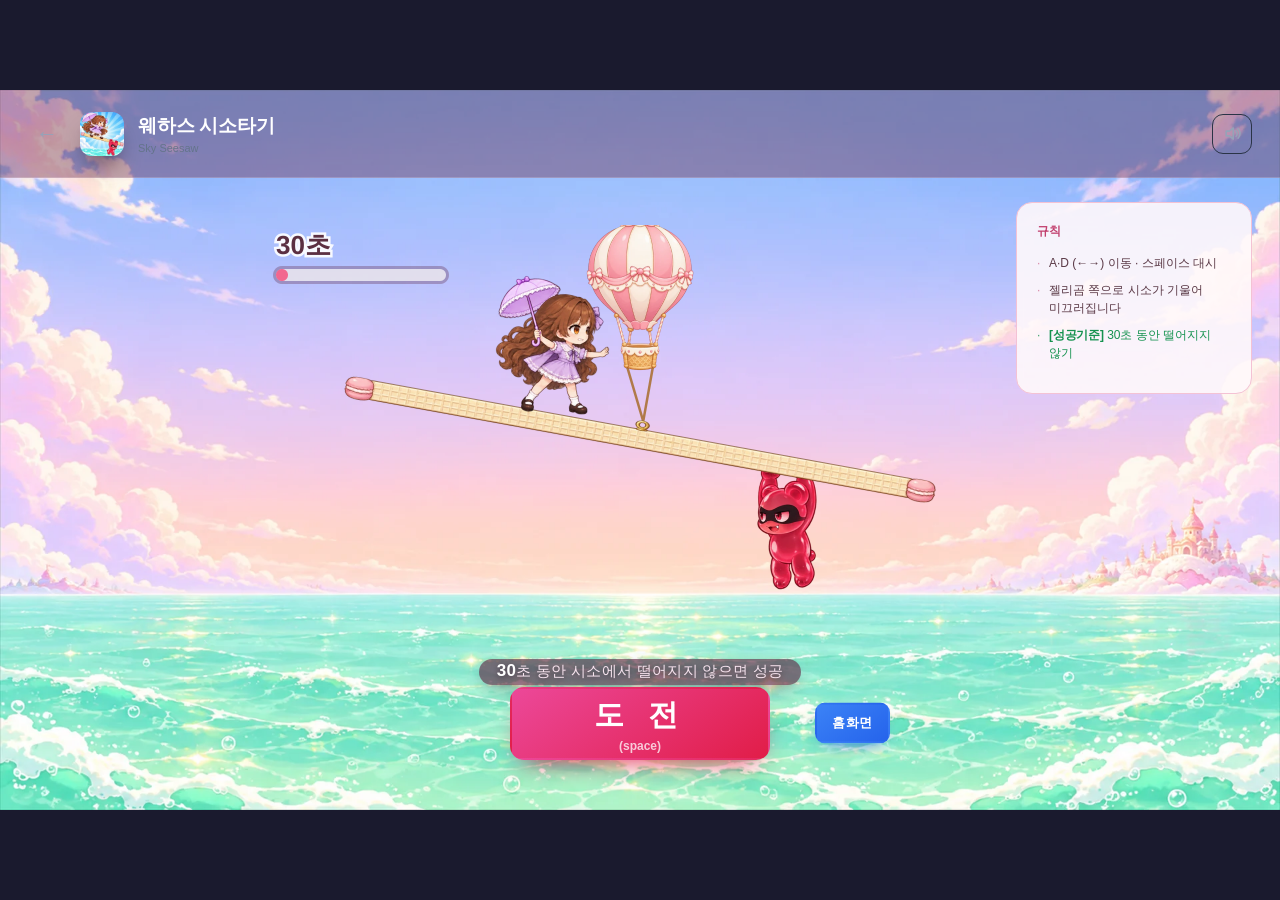
<file: seesaw.html>
<!doctype html>
<html lang="ko">
<head>
<meta charset="utf-8">
<meta name="viewport" content="width=device-width, initial-scale=1">
<meta http-equiv="cache-control" content="no-cache">
<link rel="icon" href="data:image/svg+xml,%3Csvg xmlns='http://www.w3.org/2000/svg' viewBox='0 0 32 32'%3E%3Crect width='32' height='32' rx='7' fill='%231a1a2e'/%3E%3Ccircle cx='16' cy='16' r='8.5' fill='none' stroke='%23ec4899' stroke-width='3'/%3E%3Ccircle cx='16' cy='16' r='2.5' fill='%23ec4899'/%3E%3C/svg%3E">
<title>웨하스 시소타기</title>
<link rel="stylesheet" href="common.css?v=254">
<script src="common.js?v=254"></script>
<script src="sound.js?v=254"></script>
<style>
  :root { --accent-1: #a78bfa; --accent-2: #7c3aed; }

  /* 과자 왕국 하늘 높은 곳 — 저 아래 민트 소다 바다 */
  .stage { background: #bcd8f6 url('assets/seesaw/bg.webp?v=254') center / cover no-repeat; }
  .body { z-index: 1; }

  .board { width: 100%; display: grid; justify-items: center;
           grid-template-rows: var(--play-h) 30px auto; align-content: center;
           position: relative; }
  .arena { position: relative; order: 1; width: var(--play-w); height: var(--play-h);
           user-select: none; -webkit-user-select: none; touch-action: none; }
  .status   { order: 2; align-self: center; }
  .controls { text-align: center; order: 3; }
  .slot { position: absolute; left: 50%; top: calc(var(--play-h) / 2);
          transform: translate(-50%, -50%); z-index: 4;
          display: grid; place-items: center; pointer-events: none; }
  canvas { display: block; position: absolute; left: 0; top: 0; }

  .status { font-size: 15px; letter-spacing: .3px; }
  .status b { color: #fff; font-size: 17px; font-variant-numeric: tabular-nums; }
  .verdict .sub { display: none; }
  .btn.playing::after { content: none; }      /* 하는 중엔 스페이스가 대시라 (space) 안내를 감춘다 */
  .rules li { font-size: 12px; }
</style>
</head>
<body class="theme-sweets">
<div id="fit"><div class="stage">

  <div class="topbar">
    <a class="back" href="index.html" title="목록으로">←</a>
    <div class="tile sm pic"><img src="assets/_icons/seesaw-sweets.webp?v=254" alt=""></div>
    <div class="titles">
      <h1>웨하스 시소타기</h1>
      <p>Sky Seesaw</p>
    </div>
  </div>

  <div class="body">
    <div class="play">
      <div class="board">
        <div class="arena playslot" id="arena">
          <canvas id="cv" width="768" height="432"></canvas>
        </div>
        <div class="status" id="status"></div>
        <div class="slot" id="slot"></div>
        <div class="controls">
          <button class="btn" id="go">도 전</button>
          <div class="hint">A·D 이동 / 스페이스 대시</div>
        </div>
      </div>
    </div>

    <aside class="rules card">
      <h2>규칙</h2>
      <ul>
        <li>A·D (←→) 이동 · 스페이스 대시</li>
        <li>젤리곰 쪽으로 시소가 기울어 미끄러집니다</li>
        <li><b>[성공기준]</b> 30초 동안 떨어지지 않기</li>
      </ul>
    </aside>
  </div>

</div></div>

<script>
"use strict";

/* ── 엔진 시작 ──────────────────────────────────────────────────
   화면·소리와 떨어진 규칙 덩어리다. 시간(초)만 받아 상태를 바꾼다.
   시뮬레이션이 이 구간만 잘라 그대로 돌리므로 DOM 을 건드리지 않는다. 1/240초 칸으로 흐른다.

     시소가 가려는 기울기 = 곰무게·곰자리 + 공주무게·공주자리 (+ 흔들기)
     시소 각가속도      = 따라감·(가려는 기울기 − 각) − 감쇠·각속도
     공주 미끄럼        += 미끄럼·sin(각) (마찰로 줄어든다)
     공주 자리          += (걷기 + 미끄럼 + 대시) · 시간

   곰 상태: 쉼 → 걷기(아무 데로 천천히) 또는 예고(씨익) → 돌진 · 속임 · 흔들기 → 쉼 */
function 시소판(R, 난수) {
  const 무작위 = 난수 || Math.random;
  const 뽑기 = (a, b) => a + (b - a) * 무작위();
  const 칸 = 1 / 240;
  const g = {
    t: 0, t0: 0, 끝: null,                     // 끝: null | "성공" | "떨어짐" | "포기"
    각: 0, 각속도: 0,                           // 시소 (+ 는 오른쪽이 내려감)
    x: 0, 미끄럼: 0, 방향: 0, 보는쪽: 1,        // 공주 자리(-1~1) · 미끄러지는 빠르기 · 입력 · 바라보는 쪽
    대시끝: -9, 대시쪽: 1, 대시가능: 0,
    곰: { 상태: "쉼", 시작: 0, 끝: 0, 자리: 0.5, 목표: 0.5, 목표2: null, 종류: "", 쪽: 1, 빠르기배: 1 },
    바람: { 상태: "잠잠", 시작: 0, 끝: 0, 쪽: 1 },
    젤리: null,                                 // 날아가는 젤리 {시작, 끝, 출발, 도착}
    웅덩이: [],                                 // 시소 위 젤리 웅덩이 {가운데, 끝}
    별: null, 다음별: 9e9, 기절끝: -9,          // 막판 별사탕 {시작, 끝(떨어지는 때), 자리} · 기절이 풀리는 때
    소식: [],
  };
  // 구간: 0~10초 익히기 · 10~20초 본게임 · 20~30초 막판
  const 단계 = () => { const 지난 = g.t - g.t0; return 지난 < R.구간[0] ? 0 : 지난 < R.구간[1] ? 1 : 2; };
  const 알림 = (t, 일, 덧) => g.소식.push(Object.assign({ t, 일 }, 덧));
  const 막판 = () => R.막판시작 != null && g.t - g.t0 >= R.막판시작;
  // 막판: 끝에 닿자마자 젤리를 던지고(던지는 중이면 건너뜀) → 아주 잠깐 숨 고르기(막판쉼) → 짧은 예고 → 반대쪽 끝으로 돌진
  function 막판다음(t) {
    const c = g.곰, 반대 = c.자리 >= 0 ? -1 : 1;
    if (!c.막판던짐 && !g.젤리) {
      const 도착 = Math.max(-0.85, Math.min(0.85, g.x + 뽑기(-0.15, 0.15)));
      g.젤리 = { 시작: t, 끝: t + R.젤리날기초, 출발: c.자리, 도착 };
      곰바꿈("던지기", R.막판던지기초, t, { 막판던짐: true }); 알림(t, "곰던지기");
      return;
    }
    if (c.상태 === "던지기" && R.막판쉼) { 곰바꿈("쉼", R.막판쉼, t, { 막판던짐: true }); return; }   // 던지고 아주 잠깐 숨 고르기
    곰바꿈("예고", R.막판예고초, t, { 종류: "돌진", 쪽: 반대, 목표: 반대 * R.곰끝, 목표2: null, 막판던짐: false });
    알림(t, "곰예고", { 종류: "돌진" });
  }
  function 곰바꿈(상태, 길이, t, 덧) { Object.assign(g.곰, { 상태, 시작: t, 끝: t + 길이 }, 덧 || {}); }

  // 3구간 광란: 끝에서 잠깐 머문 뒤 짧은 예고 → 끝↔끝 돌진. 어디로 언제 갈지 매번 다르다
  function 광란다음(t) {
    const c = g.곰, 반대 = c.자리 >= 0 ? -1 : 1, r = 무작위();
    let 종류 = "돌진", 목표 = 반대 * R.곰끝;
    if (r < R.광란속임몫) { 종류 = "속임"; 목표 = c.자리; }
    else if (r < R.광란속임몫 + R.광란던지기몫) { 종류 = "던지기"; 목표 = c.자리; }
    else if (무작위() < R.광란같은쪽몫) {
      // 같은 쪽 끝에서 한 번 더 버틴다 — 이미 끝이면 예고 없이 조금 더 머문다
      if (Math.abs(c.자리) > 0.8) { 곰바꿈("쉼", 뽑기(R.쉼최소[2], R.쉼최대[2]), t); return; }
      목표 = -반대 * R.곰끝;
    }
    곰바꿈("예고", R.예고초[2], t, { 종류, 쪽: 반대, 목표, 목표2: null });
    알림(t, "곰예고", { 종류 });
  }

  function 곰다음(t) {
    const k = 단계(), c = g.곰;
    if (막판() && c.상태 !== "예고") { 막판다음(t); return; }
    if (c.상태 === "쉼" && k === 2) { 광란다음(t); return; }
    if (c.상태 === "쉼") {
      if (무작위() < R.장난비율[k]) {
        const r = 무작위();
        const 종류 = r < R.속임몫 ? "속임" : r < R.속임몫 + R.흔들기몫 ? "흔들기"
                   : r < R.속임몫 + R.흔들기몫 + R.던지기몫[k] ? "던지기" : "돌진";
        // 돌진 목적지는 예고 때 몰래 정해 둔다. 늘 같으면 외워서 풀린다
        const 반대 = c.자리 >= 0 ? -1 : 1, r2 = 무작위();
        let 목표 = 반대 * R.곰끝, 목표2 = null;
        if (r2 < R.반대끝몫) { /* 반대쪽 끝 */ }
        else if (r2 < R.반대끝몫 + R.멈칫몫) 목표 = 반대 * 뽑기(0.05, 0.25);                       // 가운데서 멈칫
        else if (r2 < R.반대끝몫 + R.멈칫몫 + R.되돌기몫) { 목표 = 반대 * 0.45; 목표2 = -반대 * R.곰끝; }  // 갔다가 되돌아오기
        else if (Math.abs(c.자리) < 0.7) 목표 = -반대 * R.곰끝;                                    // 같은 쪽 끝으로 더 깊이
        곰바꿈("예고", R.예고초[k], t, { 종류, 쪽: 반대, 목표, 목표2 });
        알림(t, "곰예고", { 종류 });
      } else {
        // 가끔은 공주가 서 있는 쪽으로 간다 — 공주 쪽이 내리막이 된다
        const 목표 = 무작위() < R.노림비율[k] ? (Math.sign(g.x) || 1) * 뽑기(0.45, R.곰끝) : 뽑기(-R.곰끝, R.곰끝);
        const 빠르기배 = 무작위() < R.빨라짐몫 ? 뽑기(1.2, R.빨라짐최대) : 1;
        곰바꿈("걷기", 99, t, { 목표, 목표2: null, 빠르기배 });
      }
    } else if (c.상태 === "예고") {
      if (c.종류 === "돌진") { 곰바꿈("돌진", 99, t); 알림(t, "곰돌진", { 쪽: Math.sign(c.목표 - c.자리) || c.쪽 }); }
      else if (c.종류 === "흔들기") { 곰바꿈("흔들기", R.흔들기초, t); 알림(t, "곰흔들기"); }
      else if (c.종류 === "던지기") {
        // 공주가 서 있는 근처를 노린다 (조금 빗나가게)
        const 도착 = Math.max(-0.85, Math.min(0.85, g.x + 뽑기(-0.15, 0.15)));
        g.젤리 = { 시작: t, 끝: t + R.젤리날기초, 출발: c.자리, 도착 };
        곰바꿈("던지기", 0.45, t); 알림(t, "곰던지기");
      }
      else { 곰바꿈("속임", 0.45, t); 알림(t, "곰속임"); }
    } else {
      곰바꿈("쉼", 뽑기(R.쉼최소[k], R.쉼최대[k]), t);
    }
  }

  function 한칸(t) {
    g.t = t;
    const k = 단계(), c = g.곰;
    // 3구간: 곰이 가운데에 오래 머물지 못하게 — 곧바로 끝으로 돌진 (짧은 예고는 준다)
    if (k === 2 && (c.상태 === "쉼" || c.상태 === "걷기") && Math.abs(c.자리) < 0.3) {
      c.가운데 = (c.가운데 || 0) + 칸;
      if (c.가운데 >= R.가운데최대) {
        c.가운데 = 0;
        const 쪽 = 무작위() < 0.5 ? -1 : 1;
        곰바꿈("예고", R.예고초[2], t, { 종류: "돌진", 쪽, 목표: 쪽 * R.곰끝, 목표2: null });
        알림(t, "곰예고", { 종류: "돌진" });
      }
    } else c.가운데 = 0;

    // 막판이 시작되면 쉬던 곰도 곧바로 움직인다 (앞 구간의 쉼이 막판까지 이어지지 않게) — 들어서는 순간 한 번
    if (막판() && !c.막판들어섬) { c.막판들어섬 = true; if (c.상태 === "쉼" || c.상태 === "걷기") 곰다음(t); }
    // 곰 옮겨 다니기
    if (c.상태 === "걷기" || c.상태 === "돌진") {
      const 빠르기 = c.상태 === "돌진" ? R.곰돌진[k] : R.곰걷기[k] * c.빠르기배;
      const d = c.목표 - c.자리;
      if (Math.abs(d) <= 빠르기 * 칸) {
        c.자리 = c.목표;
        if (c.상태 === "돌진" && c.목표2 != null) { c.목표 = c.목표2; c.목표2 = null; 알림(t, "곰되돌기"); }   // 2단 돌진
        else 곰다음(t);
      }
      else c.자리 += Math.sign(d) * 빠르기 * 칸;
    } else if (c.끝 <= t) 곰다음(t);

    // 날아간 젤리가 떨어지면 웅덩이. 오래된 웅덩이는 녹아 없어진다
    if (g.젤리 && g.젤리.끝 <= t) {
      g.웅덩이.push({ 가운데: g.젤리.도착, 끝: t + R.웅덩이초 });
      if (g.웅덩이.length > (막판() ? R.막판웅덩이최대 : R.웅덩이최대)) g.웅덩이.shift();
      알림(t, "젤리철퍽", { 자리: g.젤리.도착 });
      g.젤리 = null;
    }
    if (g.웅덩이.length && g.웅덩이[0].끝 <= t) g.웅덩이.shift();
    const 웅덩이위 = g.웅덩이.some((u) => Math.abs(g.x - u.가운데) < R.웅덩이반폭);

    // 돌풍
    const w = g.바람;
    if (w.끝 <= t) {
      if (w.상태 === "잠잠") { Object.assign(w, { 상태: "예고", 시작: t, 끝: t + R.바람예고초, 쪽: 무작위() < 0.5 ? -1 : 1 }); 알림(t, "바람예고", { 쪽: w.쪽 }); }
      else if (w.상태 === "예고") { Object.assign(w, { 상태: "붐", 시작: t, 끝: t + R.바람초 }); 알림(t, "바람", { 쪽: w.쪽 }); }
      else Object.assign(w, { 상태: "잠잠", 시작: t, 끝: t + (막판() ? 뽑기(R.막판바람간격[0], R.막판바람간격[1]) : 뽑기(R.바람간격최소[k], R.바람간격최대[k])) });
    }

    // 별사탕 (막판 마지막) — 반짝 예고 뒤 떨어진다. 맞으면 기절. 한 번에 하나, 기절이 풀린 뒤 1초 안엔 안 떨어진다
    if (!g.별 && t >= g.다음별) {
      const 자리 = 무작위() < R.별겨눔몫 ? Math.max(-0.9, Math.min(0.9, g.x + 뽑기(-0.15, 0.15))) : 뽑기(-0.9, 0.9);
      g.별 = { 시작: t, 끝: t + R.별예고, 자리 };
      알림(t, "별예고", { 자리 });
    } else if (g.별 && t >= g.별.끝) {
      const 맞음 = Math.abs(g.x - g.별.자리) < R.별반폭;
      if (맞음) { g.기절끝 = t + R.기절초; g.대시끝 = Math.min(g.대시끝, t); 알림(t, "기절"); }
      알림(t, "별", { 자리: g.별.자리, 맞음 });
      g.별 = null;
      g.다음별 = Math.max(t + R.별간격 - R.별예고, 맞음 ? g.기절끝 + R.기절뒤쉼 - R.별예고 : 0);
    }
    const 기절 = t < g.기절끝;

    // 시소
    let 목표각 = R.곰무게 * c.자리 + R.공주무게 * g.x;
    if (c.상태 === "흔들기") 목표각 += R.흔들기폭[k] * Math.sin(2 * Math.PI * R.흔들기빠르기 * (t - c.시작));
    목표각 = Math.max(-R.최대각, Math.min(R.최대각, 목표각));
    g.각속도 += (R.따라감 * (목표각 - g.각) - R.감쇠 * g.각속도) * 칸;
    g.각 += g.각속도 * 칸;

    // 공주
    g.미끄럼 += (R.미끄럼[k] * Math.sin(g.각) + (w.상태 === "붐" ? w.쪽 * R.바람세기[k] : 0)) * 칸;
    g.미끄럼 *= Math.exp(-R.마찰 * (웅덩이위 ? R.웅덩이마찰배 : 1) * 칸);
    const 대시 = t < g.대시끝 ? g.대시쪽 * R.대시속도 : 0;
    g.x += ((기절 ? 0 : g.방향) * R.걷기속도 * (웅덩이위 ? R.웅덩이걷기배 : 1) + g.미끄럼 + 대시) * 칸;   // 기절 중엔 못 걷는다
    g.웅덩이위 = 웅덩이위;

    if (Math.abs(g.x) > 1) { g.끝 = "떨어짐"; 알림(t, "끝"); }
    else if (t - g.t0 >= R.버틸초) { g.끝 = "성공"; 알림(t, "끝"); }
  }

  function 진행(t) { while (!g.끝 && g.t + 칸 <= t + 1e-9) 한칸(g.t + 칸); }

  // 종류: "방향"(값 -1·0·+1) · "대시"
  function 입력(종류, t, 값) {
    진행(t);
    if (g.끝) return false;
    if (종류 === "방향") { g.방향 = 값; if (값) g.보는쪽 = 값; return true; }
    if (종류 === "대시") {
      if (g.t < g.대시가능 || g.t < g.기절끝) return false;     // 기절 중엔 대시도 못 한다
      g.대시쪽 = g.방향 || g.보는쪽;
      g.대시끝 = g.t + R.대시초;
      g.대시쿨길이 = R.대시쿨[단계()];
      g.대시가능 = g.t + g.대시쿨길이;
      // 박차고 나가는 순간 미끄러지던 기세가 끊긴다 — 대시가 "되찾기" 수단이 되게
      if (Math.sign(g.미끄럼) !== g.대시쪽) g.미끄럼 = 0;
      알림(g.t, "대시");
      return true;
    }
    return false;
  }

  function 시작(t) {
    g.t = g.t0 = t;
    g.x = -0.3; g.보는쪽 = 1;
    g.곰.자리 = 0.5;
    g.각 = R.곰무게 * 0.5 + R.공주무게 * g.x;
    곰바꿈("쉼", 1.5, t);
    Object.assign(g.바람, { 상태: "잠잠", 시작: t, 끝: t + R.바람첫 });
    g.별 = null; g.기절끝 = -9; g.다음별 = R.별시작 != null ? t + R.별시작 - R.별예고 : 9e9;   // 첫 별은 별시작초에 떨어진다
  }

  return { g, 시작, 진행, 입력 };
}
/* ── 엔진 끝 ── */

const R = RULES.seesaw;
const cv     = document.getElementById("cv");
const ctx    = cv.getContext("2d");
const status = document.getElementById("status");
const slot   = document.getElementById("slot");
const go     = document.getElementById("go");

const 그림배 = 2;
const W = cv.width, H = cv.height;
cv.width = W * 그림배; cv.height = H * 그림배;
cv.style.width = W + "px"; cv.style.height = H + "px";
ctx.setTransform(그림배, 0, 0, 그림배, 0, 0);
ctx.imageSmoothingQuality = "high";

let 판상태 = "ready";       // ready | count(준비·시작!) | play | ending(떨어지거나 곰이 떨어지는 연출) | done
let 카운트끝 = 0;
let 떨어진x = W / 2;
let 엔진 = null;
let 읽은소식 = 0;
let 끝시각 = 0;
let 프레임dt = 0;
const 지금 = () => performance.now() / 1000;
const 눌린시각 = (ev) => (ev ? pressTime(ev) : performance.now()) / 1000;

/* ── 그림 ──────────────────────────────────────────────────────
   assets/_style/sweets-v1/seesaw/_요청서-*.md 로 받은 그림. 오지 않은 그림은 상자로 대신 그린다.
   캐릭터 그림은 768×768, 오른쪽을 본다. 공주는 두 발 가운데가 (384, 730), 곰은 막대를 쥔 두 손 가운데가 (384, 70). */
const 그림 = {};
for (const n of ["balloon", "beam", "p-idle", "p-dash", "p-slip", "p-fall", "p-win",
                 "p-walk1", "p-walk2", "p-walk3", "p-walk4",
                 "b-hang", "b-move1", "b-move2", "b-grin", "b-fall", "p-dizzy", "star"]) {
  const im = new Image();
  im.src = "assets/seesaw/" + n + ".webp?v=254";
  그림[n] = im;
}
const 있나 = (n) => 그림[n] && 그림[n].complete && 그림[n].naturalWidth > 0;

/* ── 배치 ──────────────────────────────────────────────────────
   열기구가 위에 떠 있고, 두 가닥 밧줄이 시소 가운데 고리를 잡고 있다.
   시소 반 길이 300px = 자리 1. 공주 키 약 120px, 곰은 손에서 발까지 약 125px. */
const 축 = { x: W / 2, y: 214 };
const 반길이 = 300;
const 공주배 = 120 / 560;
const 곰배 = 125 / 600;

function 둥근네모(x, y, w, h, r) {
  ctx.beginPath();
  ctx.moveTo(x + r, y); ctx.arcTo(x + w, y, x + w, y + h, r); ctx.arcTo(x + w, y + h, x, y + h, r);
  ctx.arcTo(x, y + h, x, y, r); ctx.arcTo(x, y, x + w, y, r); ctx.closePath();
}

// 시소 위 자리 u(-1~1), 막대 가운데선에서 위로 '위' px 떨어진 점
function 막대점(u, 각, 위) {
  const c = Math.cos(각), s = Math.sin(각), d = u * 반길이;
  return [축.x + d * c + 위 * s, 축.y + d * s - 위 * c];
}

function 열기구(t, 각) {
  const 둥실 = Math.sin(t * 1.3) * 3;
  const 바구니y = 145 + 둥실;
  // 밧줄 — 바구니 밑에서 시소 고리까지
  const 고리 = 막대점(0, 각, 18);
  ctx.strokeStyle = "#b07a4a"; ctx.lineWidth = 2.5;
  for (const s of [-1, 1]) { ctx.beginPath(); ctx.moveTo(W / 2 + s * 13, 바구니y - 4); ctx.lineTo(고리[0], 고리[1]); ctx.stroke(); }
  if (있나("balloon")) ctx.drawImage(그림.balloon, W / 2 - 85, -18 + 둥실, 170, 170);
  else { ctx.fillStyle = "#f6b9cd"; ctx.beginPath(); ctx.arc(W / 2, 50 + 둥실, 55, 0, Math.PI * 2); ctx.fill(); }
}

/* 젤리 웅덩이 — 시소 윗면에 붙어 같이 기운다. 말랑하게 출렁이고, 녹을 무렵 옅어진다 */
function 웅덩이그리기(g, t, 각) {
  if (!g) return;
  for (const u of g.웅덩이) {
    const 남 = u.끝 - (판상태 === "play" ? t : g.t);
    const 투명 = Math.min(1, 남 / 0.8);
    const 출렁 = 1 + Math.sin(t * 9 + u.가운데 * 7) * 0.05;
    const [x, y] = 막대점(u.가운데, 각, 10);
    ctx.save(); ctx.translate(x, y); ctx.rotate(각); ctx.globalAlpha = 0.92 * 투명;
    const 폭 = R.웅덩이반폭 * 반길이 * 출렁;
    const 그라 = ctx.createLinearGradient(0, -9, 0, 3);
    그라.addColorStop(0, "rgba(255,120,150,.95)"); 그라.addColorStop(1, "rgba(200,30,70,.95)");
    ctx.fillStyle = 그라; ctx.strokeStyle = "rgba(140,20,50,.7)"; ctx.lineWidth = 1.5;
    ctx.beginPath(); ctx.ellipse(0, -2, 폭, 7 / 출렁, 0, Math.PI, 0); ctx.lineTo(폭, 1); ctx.ellipse(0, 1, 폭, 3, 0, 0, Math.PI); ctx.closePath();
    ctx.fill(); ctx.stroke();
    ctx.fillStyle = "rgba(255,255,255,.75)"; ctx.beginPath(); ctx.ellipse(-폭 * 0.35, -5, 폭 * 0.22, 1.8, 0, 0, Math.PI * 2); ctx.fill();
    // 흘러내리는 방울 하나
    ctx.fillStyle = "rgba(210,40,80,.9)"; ctx.beginPath(); ctx.ellipse(폭 * 0.5, 4 + Math.abs(Math.sin(t * 2 + u.가운데)) * 3, 2.5, 3.5, 0, 0, Math.PI * 2); ctx.fill();
    ctx.restore();
  }
}

/* 날아가는 젤리 — 곰 손에서 포물선을 그리며 시소 위로 */
function 젤리그리기(g, t, 각) {
  const j = g && g.젤리;
  if (!j || 판상태 !== "play") return;
  const p = Math.max(0, Math.min(1, (t - j.시작) / (j.끝 - j.시작)));
  const [x0, y0] = 막대점(j.출발, 각, -6);
  const [x1, y1] = 막대점(j.도착, 각, 14);
  const x = x0 + (x1 - x0) * p, y = y0 + 40 + (y1 - y0 - 40) * p - Math.sin(p * Math.PI) * 120;
  ctx.save(); ctx.translate(x, y); ctx.rotate(p * 8);
  ctx.fillStyle = "rgba(225,45,85,.95)"; ctx.strokeStyle = "rgba(140,20,50,.8)"; ctx.lineWidth = 1.5;
  ctx.beginPath(); ctx.ellipse(0, 0, 11, 9, 0, 0, Math.PI * 2); ctx.fill(); ctx.stroke();
  ctx.fillStyle = "rgba(255,255,255,.8)"; ctx.beginPath(); ctx.ellipse(-4, -3, 3.5, 2, -0.5, 0, Math.PI * 2); ctx.fill();
  ctx.restore();
  // 떨어질 자리 미리 보기 — 시소 위에 옅은 그림자
  const [sx, sy] = 막대점(j.도착, 각, 10);
  ctx.save(); ctx.translate(sx, sy); ctx.rotate(각); ctx.globalAlpha = 0.25 + 0.35 * p;
  ctx.fillStyle = "rgba(160,20,60,.6)"; ctx.beginPath(); ctx.ellipse(0, 0, R.웅덩이반폭 * 반길이 * (0.4 + 0.6 * p), 3, 0, 0, Math.PI * 2); ctx.fill();
  ctx.restore();
}

function 시소(각) {
  ctx.save(); ctx.translate(축.x, 축.y); ctx.rotate(각);
  if (있나("beam")) ctx.drawImage(그림.beam, -320, -37.5, 640, 60);
  else { ctx.fillStyle = "#f1cf94"; ctx.strokeStyle = "#a8743c"; ctx.lineWidth = 3; 둥근네모(-300, -10, 600, 20, 6); ctx.fill(); ctx.stroke(); }
  ctx.restore();
}

/* 그림마다 캐릭터가 그려진 크기가 조금씩 다르다. 대기 그림과 같은 크기로 보이게 맞추는 배율.
   (몸이 차지하는 면적으로 쟀다 — 미끄러짐은 웅크린 자세를 그리면서 캐릭터를 64% 면적으로 작게 그려,
    미끄러질 때마다 몸이 쪼그라드는 것처럼 보였다. 2026-10-10 사용자 지적) */
const 장배율 = { "p-slip": 1.25, "p-fall": 1.10, "p-win": 1.07 };

/* 캐릭터 한 장을 기준점에 맞춰 그린다. 보는쪽 -1 이면 좌우를 뒤집는다. */
function 한장(n, x, y, 배, 기준x, 기준y, 보는쪽, 돌림) {
  배 *= 장배율[n] || 1;
  ctx.save();
  ctx.translate(x, y); ctx.rotate(돌림 || 0);
  if (보는쪽 < 0) ctx.scale(-1, 1);
  ctx.drawImage(그림[n], -기준x * 배, -기준y * 배, 768 * 배, 768 * 배);
  ctx.restore();
}

/* ── 움직임 ─────────────────────────────────────────────────────
   걷기는 걸은 거리 20px 마다 한 장 (네 장이 두 걸음) — 발이 막대에서 미끄러지지 않게.
   곰은 옮겨 간 거리 18px 마다 손을 바꿔 잡는다. 매달린 곰의 몸은 추처럼 흔들린다. */
const 걸음 = { 앞: null, 누적: 0 };
const 곰걸음 = { 앞: null, 누적: 0, 흔들: 0, 흔들속도: 0 };
let 먼지 = [], 물보라 = [], 반짝 = [], 바람줄 = [];
let 바람쌓임 = 0;

function 공주장(g, t) {
  if (t < g.기절끝) return 있나("p-dizzy") ? "p-dizzy" : "p-slip";   // 별사탕에 맞아 어질어질
  if (t < g.대시끝) return "p-dash";
  // 내리막으로 미끄러지는데 오르막으로 걷고 있지 않다 → 허우적
  if (Math.abs(g.미끄럼) > 0.45 && g.방향 !== -Math.sign(g.미끄럼)) return "p-slip";
  if (g.방향) {
    const px = g.x * 반길이;
    if (걸음.앞 != null) 걸음.누적 += Math.abs(px - 걸음.앞);
    걸음.앞 = px;
    return "p-walk" + (Math.floor(걸음.누적 / 20) % 4 + 1);
  }
  걸음.앞 = g.x * 반길이;
  return "p-idle";
}
function 공주보는쪽(g, 장) {
  if (장 === "p-dash") return g.대시쪽;
  if (장 === "p-slip") return -Math.sign(g.미끄럼) || g.보는쪽;   // 오르막 쪽을 보고 버틴다
  return g.보는쪽;
}

function 공주그리기(g, t) {
  if (!g) {                                    // 시작 전: 왼쪽에 서서 기다림
    const 각 = R.곰무게 * 0.5 + R.공주무게 * -0.3;
    const [x, y] = 막대점(-0.3, 각, 10);
    if (있나("p-idle")) 한장("p-idle", x, y, 공주배, 384, 730, 1, 각 * 0.45);
    else 상자공주(x, y, 0);
    return;
  }
  // 떨어짐: 끝 밖으로 미끄러져 바다로
  if (g.끝 === "떨어짐") {
    const p = Math.max(0, t - 끝시각);
    const 쪽 = Math.sign(g.x);
    const [x0, y0] = 막대점(쪽 * 1.02, g.각, 10);
    const x = x0 + 쪽 * 120 * p, y = y0 + 300 * p * p - 40 * p;
    if (y < H) 떨어진x = Math.max(24, Math.min(W - 24, x));
    if (y < H + 80) {
      if (있나("p-fall")) 한장("p-fall", x, y - 40, 공주배, 384, 400, 쪽, 쪽 * p * 3);
      else 상자공주(x, y, 쪽 * p * 4);
    }
    return;
  }
  let 장 = g.끝 === "성공" ? "p-win" : 공주장(g, t);
  const 보는쪽 = 공주보는쪽(g, 장);
  const [x, y] = 막대점(g.x, g.각, 10);
  // 몸은 중력 쪽으로 서지만 시소가 기운 만큼 조금은 따라 기운다. 돌풍이 불면 바람을 거슬러 몸을 숙인다
  const 돌림 = g.각 * 0.45 + (g.바람.상태 === "붐" ? -g.바람.쪽 * 0.14 : 0);
  let 뜀 = g.끝 === "성공" ? Math.abs(Math.sin((t - 끝시각) * 7)) * 10 : 0;
  // 걷기 그림이 아직 없으면 대기 그림을 들썩이며 대신한다
  if (장.startsWith("p-walk") && !있나(장)) { 장 = "p-idle"; 뜀 = Math.abs(Math.sin(걸음.누적 / 20 * Math.PI / 2)) * 4; }
  if (있나(장)) 한장(장, x, y - 뜀, 공주배, 384, 730, 보는쪽, 돌림);
  else 상자공주(x, y - 뜀, 돌림);
  if (t < g.기절끝 && !g.끝) {                    // 기절 — 머리 위로 별이 빙빙
    const [hx, hy] = 막대점(g.x, g.각, 128);
    for (let i = 0; i < 3; i++) {
      const a = t * 7 + i * Math.PI * 2 / 3, sx = hx + Math.cos(a) * 18, sy = hy + Math.sin(a) * 6;
      별모양(sx, sy, 5, "#ffd84d");
    }
  }
  if (장 === "p-dash" && Math.random() < 0.6) {
    먼지.push({ x: x - g.대시쪽 * 14, y: y - 4, vx: -g.대시쪽 * (30 + Math.random() * 40), vy: -20 - Math.random() * 30, 삶: 0.4 });
  }
}

function 별모양(x, y, r, 색) {
  ctx.save(); ctx.translate(x, y); ctx.fillStyle = 색; ctx.strokeStyle = "rgba(150,100,0,.7)"; ctx.lineWidth = 1;
  ctx.beginPath();
  for (let i = 0; i < 10; i++) { const a = -Math.PI / 2 + i * Math.PI / 5, rr = i % 2 ? r * 0.45 : r; ctx.lineTo(Math.cos(a) * rr, Math.sin(a) * rr); }
  ctx.closePath(); ctx.fill(); ctx.stroke(); ctx.restore();
}

/* 막판 별사탕 — 떨어질 자리가 시소 위에서 반짝이고, 하늘에서 빙글 돌며 떨어진다 */
function 별그리기(g, t, 각) {
  const b = g && g.별;
  if (!b || 판상태 !== "play") return;
  const q = Math.max(0, Math.min(1, (t - b.시작) / (b.끝 - b.시작)));
  const [tx, ty] = 막대점(b.자리, 각, 12);
  // 떨어질 자리 표시 — 반짝이 고리가 점점 진해진다
  ctx.save(); ctx.translate(tx, ty); ctx.rotate(각);
  ctx.globalAlpha = 0.35 + 0.55 * q;
  ctx.strokeStyle = "#ffe066"; ctx.lineWidth = 2.5;
  ctx.beginPath(); ctx.ellipse(0, 0, R.별반폭 * 반길이 * (1.3 - 0.3 * q), 4, 0, 0, Math.PI * 2); ctx.stroke();
  ctx.restore();
  if (Math.floor(t * 12) % 2 === 0) 별모양(tx + Math.sin(t * 9) * 6, ty - 10, 3.5, "#fff6c2");
  // 별 — 화면 위에서 가속하며 떨어진다
  const 높이 = (1 - q * q) * (ty + 60);
  const x = tx, y = ty - 높이 - 6;
  ctx.save(); ctx.translate(x, y); ctx.rotate(t * 6);
  if (있나("star")) ctx.drawImage(그림.star, -22, -22, 44, 44);
  else 별모양(0, 0, 18, "#ffd84d");
  ctx.restore();
}

function 상자공주(x, y, 돌림) {
  ctx.save(); ctx.translate(x, y); ctx.rotate(돌림);
  ctx.fillStyle = "#c4a8ec"; ctx.strokeStyle = "rgba(80,30,55,.55)"; ctx.lineWidth = 3;
  둥근네모(-18, -80, 36, 80, 12); ctx.fill(); ctx.stroke();
  ctx.beginPath(); ctx.arc(0, -98, 20, 0, Math.PI * 2); ctx.fillStyle = "#ffe3d3"; ctx.fill(); ctx.stroke();
  ctx.restore();
}

function 곰장(c) {
  if (c.상태 === "예고") return "b-grin";
  if (c.상태 === "던지기") return "b-move1";
  if (c.상태 === "걷기" || c.상태 === "돌진") {
    const bx = c.자리 * 반길이;
    if (곰걸음.앞 != null) 곰걸음.누적 += Math.abs(bx - 곰걸음.앞);
    곰걸음.앞 = bx;
    return Math.floor(곰걸음.누적 / 18) % 2 ? "b-move2" : "b-move1";
  }
  곰걸음.앞 = c.자리 * 반길이;
  return "b-hang";
}

function 곰그리기(g, t) {
  const c = g ? g.곰 : { 상태: "쉼", 자리: 0.5, 목표: 0.5, 시작: 0 };
  const 각 = g ? g.각 : R.곰무게 * 0.5 + R.공주무게 * -0.3;
  // 성공: 지쳐서 손을 놓고 바다로
  if (g && g.끝 === "성공") {
    const p = Math.max(0, t - 끝시각);
    const [x0, y0] = 막대점(c.자리, 각, -6);
    const y = y0 + 260 * p * p;
    if (y < H + 80) {
      if (있나("b-fall")) 한장("b-fall", x0, y + 60, 곰배, 384, 400, 1, p * 2);
      else 상자곰(x0, y, p * 2);
    }
    return;
  }
  const [x, y] = 막대점(c.자리, 각, -6);          // 막대 가운데선 조금 아래를 쥔다
  const 장 = g ? 곰장(c) : "b-hang";
  const 옮기는중 = c.상태 === "걷기" || c.상태 === "돌진";
  const 보는쪽 = 옮기는중 ? (Math.sign(c.목표 - c.자리) || 1) : (g ? Math.sign(g.x - c.자리) || 1 : -1);
  // 매달린 몸은 추처럼 흔들린다 — 옮겨 갈 때 뒤로 끌리고, 흔들기 장난 땐 크게
  let 목표흔들 = 0;
  if (c.상태 === "걷기") 목표흔들 = -Math.sign(c.목표 - c.자리) * 0.10;
  if (c.상태 === "돌진") 목표흔들 = -Math.sign(c.목표 - c.자리) * 0.28;
  if (c.상태 === "흔들기") 목표흔들 = Math.sin((t - c.시작) * 2 * Math.PI * R.흔들기빠르기) * 0.45;
  곰걸음.흔들속도 += ((목표흔들 - 곰걸음.흔들) * 60 - 곰걸음.흔들속도 * 9) * 프레임dt;
  곰걸음.흔들 += 곰걸음.흔들속도 * 프레임dt;
  const 흔들 = 곰걸음.흔들 + Math.sin(t * 2.1) * 0.04;
  const 웅크림 = c.상태 === "예고" ? Math.abs(Math.sin((t - c.시작) * 18)) * 3 : 0;
  if (있나(장)) 한장(장, x, y - 웅크림, 곰배, 384, 70, 보는쪽, 흔들);
  else 상자곰(x, y, 흔들);
  if (c.상태 === "예고" && Math.random() < 0.35) 반짝.push({ x: x + (Math.random() - .5) * 60, y: y + 20 + Math.random() * 50, 삶: 0.5 });
  if (c.상태 === "예고") 말풍선(x + 52 * 보는쪽, y + 30, "흐흐");
  if (c.상태 === "속임") 말풍선(x + 50 * 보는쪽, y + 46, "메롱~");
  // 돌진 속도선(흰 줄 셋)은 뺐다 — 그림과 안 어울린다 (2026-10-10 사용자)
}

function 상자곰(x, y, 흔들) {
  ctx.save(); ctx.translate(x, y); ctx.rotate(흔들);
  ctx.fillStyle = "rgba(220,60,90,.8)"; ctx.strokeStyle = "rgba(120,20,40,.8)"; ctx.lineWidth = 3;
  ctx.beginPath(); ctx.ellipse(0, 70, 30, 40, 0, 0, Math.PI * 2); ctx.fill(); ctx.stroke();
  ctx.restore();
}

function 말풍선(x, y, 글) {
  ctx.save();
  ctx.font = "800 15px Pretendard, 'Malgun Gothic', sans-serif";
  const w = ctx.measureText(글).width + 20;
  ctx.fillStyle = "rgba(255,255,255,.95)"; ctx.strokeStyle = "rgba(120,50,80,.5)"; ctx.lineWidth = 2;
  둥근네모(x - w / 2, y - 14, w, 28, 13); ctx.fill(); ctx.stroke();
  ctx.fillStyle = "#c2416f"; ctx.textAlign = "center"; ctx.textBaseline = "middle"; ctx.fillText(글, x, y);
  ctx.restore();
}

/* 돌풍 — 예고 땐 바람 줄이 옅게 흐르기 시작하고, 불 땐 세찬 줄과 꽃잎이 날린다 */
function 바람그리기(g, t, dt) {
  const w = g ? g.바람 : null;
  // 몇 개를 만들지는 시간으로 정한다 (화면을 몇 번 그리는지로 정하면 주사율 높은 모니터에서 수천 개가 쌓였다)
  if (w && 판상태 === "play" && (w.상태 === "예고" || w.상태 === "붐")) {
    바람쌓임 += (w.상태 === "붐" ? 90 : 18) * dt;          // 1초에 만드는 줄 수
  } else 바람쌓임 = 0;
  for (; 바람쌓임 >= 1 && 바람줄.length < 160; 바람쌓임--) {
    {
      const 꽃잎 = w.상태 === "붐" && Math.random() < 0.25;
      바람줄.push({ x: w.쪽 > 0 ? -60 : W + 60, y: 40 + Math.random() * (H - 60), 쪽: w.쪽,
                  v: (w.상태 === "붐" ? 700 : 420) + Math.random() * 300, 길이: 30 + Math.random() * 60,
                  꽃잎, 돌: Math.random() * 6, 진하기: w.상태 === "붐" ? 0.75 : 0.35 });
    }
  }
  ctx.save(); ctx.lineCap = "round";
  바람줄 = 바람줄.filter((d) => d.x > -120 && d.x < W + 120);
  for (const d of 바람줄) {
    d.x += d.쪽 * d.v * dt; d.돌 += dt * 8;
    if (d.꽃잎) {
      ctx.save(); ctx.translate(d.x, d.y + Math.sin(d.돌) * 6); ctx.rotate(d.돌);
      ctx.fillStyle = "rgba(246,160,190,.9)"; ctx.beginPath(); ctx.ellipse(0, 0, 6, 3, 0, 0, Math.PI * 2); ctx.fill();
      ctx.restore();
    } else {
      ctx.strokeStyle = "rgba(255,255,255," + d.진하기 + ")"; ctx.lineWidth = 2.5;
      ctx.beginPath(); ctx.moveTo(d.x, d.y); ctx.lineTo(d.x - d.쪽 * d.길이, d.y); ctx.stroke();
    }
  }
  ctx.restore();
  // 글자로 알리지 않는다 — 바람 줄과 꽃잎만으로 알아채게 (2026-10-10 사용자)
}

function 알갱이(dt) {
  ctx.save();
  먼지 = 먼지.filter((d) => (d.삶 -= dt) > 0);
  for (const d of 먼지) {
    d.x += d.vx * dt; d.y += d.vy * dt; ctx.globalAlpha = d.삶 * 2; ctx.fillStyle = "#fff";
    ctx.beginPath(); ctx.arc(d.x, d.y, 4 + (0.4 - d.삶) * 10, 0, Math.PI * 2); ctx.fill();
  }
  반짝 = 반짝.filter((d) => (d.삶 -= dt) > 0);
  for (const d of 반짝) {
    if (d.vx != null) { d.vy += 300 * dt; d.x += d.vx * dt; d.y += d.vy * dt; }   // 별사탕 반짝이는 튀어 흩어진다
    ctx.globalAlpha = d.삶 * 2; ctx.fillStyle = d.색 || "#ffe066"; const r = 5 * d.삶 * 2;
    ctx.beginPath();
    for (let i = 0; i < 8; i++) { const a = i * Math.PI / 4, rr = i % 2 ? r * 0.35 : r; ctx.lineTo(d.x + Math.cos(a) * rr, d.y + Math.sin(a) * rr); }
    ctx.fill();
  }
  물보라 = 물보라.filter((d) => (d.삶 -= dt) > 0);
  for (const d of 물보라) {
    d.vy += 520 * dt; d.x += d.vx * dt; d.y += d.vy * dt; ctx.globalAlpha = Math.min(1, d.삶 * 2);
    ctx.fillStyle = d.색; ctx.beginPath(); ctx.arc(d.x, d.y, d.r, 0, Math.PI * 2); ctx.fill();
  }
  ctx.restore();
}
// 젤리가 시소에 떨어지는 순간 — 분홍 방울이 튄다
function 철퍽(u) {
  const g = 엔진.g, [x, y] = 막대점(u, g.각, 12);
  for (let i = 0; i < 14; i++) {
    const a = -Math.PI / 2 + (Math.random() - .5) * 2.2, v = 60 + Math.random() * 120;
    물보라.push({ x, y, vx: Math.cos(a) * v, vy: Math.sin(a) * v, r: 1.5 + Math.random() * 2.5, 삶: 0.5 + Math.random() * 0.3,
                색: "rgba(230,50,90,.95)" });
  }
  Sound.glide(260, 90, 0.12, "sine", 0.39);          // 젤리 철퍽 — 결과 -3dB. 한 옥타브 위를 얹어 노트북에서도 들리게
  Sound.glide(520, 180, 0.12, "sine", 0.23);
}

function 첨벙(x) {
  for (let i = 0; i < 40; i++) {
    const a = -Math.PI / 2 + (Math.random() - .5) * 1.6, v = 160 + Math.random() * 260;
    물보라.push({ x, y: H - 4, vx: Math.cos(a) * v, vy: Math.sin(a) * v, r: 2 + Math.random() * 4, 삶: 0.9 + Math.random() * 0.4,
                색: Math.random() < 0.5 ? "rgba(255,255,255,.95)" : "rgba(150,240,220,.95)" });
  }
  Sound.thud(0.6, 3.4, 2);                           // 떨어져 첨벙 — 실패 순간 0dB
}

function 표시판(g, t) {
  // 왼쪽 위: 남은 초와 버틴 시간 막대 — 다 차면 성공 (가운데는 열기구 자리라 비워 둔다)
  const x = 20, w = 170, y = 44;
  const 지난 = !g ? 0 : 판상태 === "play" ? t - g.t0 : g.t - g.t0;
  const 남음 = Math.max(0, R.버틸초 - 지난);
  ctx.fillStyle = "rgba(90,30,60,.30)"; 둥근네모(x - 3, y - 3, w + 6, 18, 9); ctx.fill();
  ctx.fillStyle = "rgba(255,255,255,.7)"; 둥근네모(x, y, w, 12, 6); ctx.fill();
  ctx.fillStyle = "#f2668f"; 둥근네모(x, y, Math.max(12, w * Math.min(1, 지난 / R.버틸초)), 12, 6); ctx.fill();
  ctx.font = "900 26px Pretendard, 'Malgun Gothic', sans-serif"; ctx.textBaseline = "middle";
  ctx.lineWidth = 5; ctx.strokeStyle = "rgba(255,255,255,.9)"; ctx.fillStyle = 남음 < 6 ? "#15924f" : "#5b2f42";
  ctx.textAlign = "left"; ctx.strokeText(Math.ceil(남음) + "초", x, 22); ctx.fillText(Math.ceil(남음) + "초", x, 22);
  // 대시 준비 표시 — 오른쪽 위 동그라미가 다 차면 다시 쓸 수 있다
  if (g) {
    const 남은쿨 = Math.max(0, g.대시가능 - (판상태 === "play" ? t : g.t));
    const 참 = 1 - 남은쿨 / (g.대시쿨길이 || R.대시쿨[0]);
    const cx = W - 34, cy = 22;
    ctx.fillStyle = "rgba(90,30,60,.30)"; ctx.beginPath(); ctx.arc(cx, cy, 15, 0, Math.PI * 2); ctx.fill();
    ctx.fillStyle = 참 >= 1 ? "#f2668f" : "rgba(242,102,143,.5)";
    ctx.beginPath(); ctx.moveTo(cx, cy); ctx.arc(cx, cy, 13, -Math.PI / 2, -Math.PI / 2 + Math.PI * 2 * 참); ctx.closePath(); ctx.fill();
    ctx.fillStyle = "#fff"; ctx.font = "900 11px sans-serif"; ctx.textAlign = "center"; ctx.fillText("대시", cx, cy + 1);
  }
}

let 앞시각 = 지금();
function draw() {
  const t = 지금();
  프레임dt = Math.min(0.05, t - 앞시각); 앞시각 = t;
  if (판상태 === "count" && t >= 카운트끝) {                // 시작! — 여기서부터 시간이 흐른다
    엔진.시작(카운트끝); 엔진.입력("방향", t, 방향키()); 판상태 = "play";
  }
  if (판상태 === "play") { 엔진.진행(t); 소식처리(); if (엔진.g.끝) 끝처리(); }
  const g = 엔진 ? 엔진.g : null;
  const 각 = g ? g.각 : R.곰무게 * 0.5 + R.공주무게 * -0.3;
  ctx.clearRect(0, 0, W, H);
  열기구(t, 각);
  곰그리기(g, t);                               // 곰은 시소 아래에 매달린다 (막대가 손을 덮는다)
  시소(각);
  웅덩이그리기(g, t, 각);
  공주그리기(g, t);
  젤리그리기(g, t, 각);
  별그리기(g, t, 각);
  바람그리기(g, t, 프레임dt);
  알갱이(프레임dt);
  표시판(g, t);
  if (판상태 === "count") 카운트(t);
  if (판상태 === "play") 상태줄();
  requestAnimationFrame(draw);
}

// 준비 → 시작! (원작의 시작 신호처럼). 글자가 톡 튀어나왔다 잦아든다.
function 카운트(t) {
  const 남 = 카운트끝 - t, 글 = 남 > 0.7 ? "준비" : "시작!";
  const q = 1 - ((남 > 0.7 ? 남 - 0.7 : 남) / 0.7);
  const k = 1 + 0.35 * Math.max(0, 1 - q * 4);
  ctx.save();
  ctx.translate(W / 2, H / 2 + 20); ctx.scale(k, k);
  ctx.font = "900 64px Pretendard, 'Malgun Gothic', sans-serif"; ctx.textAlign = "center"; ctx.textBaseline = "middle";
  ctx.lineWidth = 10; ctx.strokeStyle = "rgba(255,255,255,.95)"; ctx.strokeText(글, 0, 0);
  ctx.fillStyle = 글 === "준비" ? "#7c3aed" : "#f2668f"; ctx.fillText(글, 0, 0);
  ctx.restore();
}

/* 대시 — 공기를 가르며 다가왔다 멀어지는 "휘익" (assets/_sounds/seesaw/dash.mp3, 직접 합성한 소리).
   처음엔 작은 바람 소리, 그다음엔 "툭·뿅·휙" 을 겹친 소리였는데 사용자가 실제 게임 대시처럼 바람 소리로 원했다 (2026-10-10).
   재생 속도를 조금씩 흩어 같은 소리가 반복돼도 기계처럼 들리지 않게 한다. */
Sound.use({ dash: "assets/_sounds/seesaw/dash.mp3?v=254" });
/* 효과음 크기 — 역할별 목표 (2026-10-11 사용자 A안: "용도별로 다르게").
   기준 = 배포 6종의 행동 효과음 10개를 sound.js 그대로(전체 크기 0.55 · 쿵의 눌림 포함) 잰 체감 크기 평균, 헤드폰 -32.6 · 노트북 -33.9 LUFS.
   목표는 헤드폰과 노트북의 가운데 값으로 맞춘다:  실패 순간 0dB · 위험 예고 -2 · 내 행동의 결과 -3 · 주변 움직임·자주 나는 소리 -6.
   "휙"·"쿵" 의 두 번째 값은 크기 배수(느낌은 그대로), "쿵" 의 세 번째 값 2 는 노트북에서도 들리게 얹는 중간 음 "톡".
   측정표는 assets/_sounds/_출처.md */
/* 돌풍 "휘이잉" — Pixabay "Gentle gust"(666HeroHero). 0.6초에 가장 세졌다가 잦아드는 1.65초 (2026-10-11 사용자: 돌풍 소리를 Pixabay 에서).
   크기 0.24 = 다른 게임 행동 효과음 평균(체감 -25.1 LUFS)보다 2dB 아래 (-27.5). 1.5초 이어지는 소리라 짧은 소리보다 조금 낮춘다.
   처음엔 옛 합성음 "휙"(평균보다 20dB 작던 소리)에 맞춰 0.04 로 넣었다. 바람 예고의 작은 "휙" 은 그대로 둔다 */
Sound.use({ gust: "assets/_sounds/seesaw/gust.mp3?v=254" });
function 대시소리() {
  // 파일이 아직 안 왔으면 코드로 만든 바람 소리로 대신한다
  // 대시 — 내 행동이라 평균(0dB). 0.95 일 땐 평균보다 9dB 커서 유난히 컸다 (2026-10-11 사용자). 0.28 → 0.22 는 눌림까지 넣어 다시 잰 기준으로
  if (!Sound.play("dash", { vol: 0.22, rate: 0.94 + Math.random() * 0.12 })) Sound.swoosh(1.0);
}

function 소식처리() {
  const 소식 = 엔진.g.소식;
  for (; 읽은소식 < 소식.length; 읽은소식++) {
    const s = 소식[읽은소식];
    if (s.일 === "곰예고") Sound.tick(0.8, 0.31);              // 위험 예고 -2dB
    if (s.일 === "곰돌진") Sound.swoosh(0.6, 5.9);             // 곰 움직임 -6dB
    if (s.일 === "곰흔들기") Sound.swoosh(0.4, 8.7);
    if (s.일 === "대시") 대시소리();
    if (s.일 === "곰되돌기") Sound.swoosh(0.5, 7.1);
    if (s.일 === "곰던지기") Sound.swoosh(0.45, 8.0);
    if (s.일 === "젤리철퍽") 철퍽(s.자리);
    if (s.일 === "별예고") Sound.tick(2.4, 0.29);              // 위험 예고 -2dB
    if (s.일 === "별") {                              // 떨어진 자리에 반짝이 — 맞으면 "콩!"
      const [x, y] = 막대점(s.자리, 엔진.g.각, 12);
      for (let i = 0; i < 10; i++) { const a = Math.random() * Math.PI * 2, v = 60 + Math.random() * 90;
        반짝.push({ x, y, vx: Math.cos(a) * v, vy: Math.sin(a) * v - 60, 삶: 0.5, 색: i % 2 ? "rgba(255,224,102,.95)" : "rgba(255,255,255,.95)" }); }
      if (s.맞음) Sound.thud(0.6, 2.4, 2); else Sound.tick(1.7, 0.28);   // 결과 -3dB
    }
    if (s.일 === "바람예고") Sound.swoosh(0.2, 21);           // 위험 예고 -2dB
    if (s.일 === "바람" && !Sound.play("gust", { vol: 0.18, rate: 0.96 + Math.random() * 0.08 })) {   // 위험 -2dB (0.24 → 0.18, 다시 잰 기준)   // 파일이 아직 안 왔으면 예전 합성음
      Sound.swoosh(0.9); setTimeout(() => Sound.swoosh(0.6), 500); setTimeout(() => Sound.swoosh(0.4), 1000);
    }
  }
}

function 상태줄() {
  const g = 엔진.g;
  status.innerHTML = "버틴 시간 <b>" + Math.min(R.버틸초, g.t - g.t0).toFixed(1) + "</b>초 / " + R.버틸초 + "초";
}

function reset() {
  판상태 = "ready";
  엔진 = null;
  먼지 = []; 물보라 = []; 반짝 = []; 바람줄 = [];
  slot.innerHTML = "";
  status.innerHTML = "<b>" + R.버틸초 + "</b>초 동안 시소에서 떨어지지 않으면 성공";
  go.textContent = "도 전";
  go.classList.remove("playing");
}

function start() {
  엔진 = 시소판(R);
  엔진.시작(지금());                    // 자리만 잡아 둔다. 시간은 "시작!" 에서 다시 잰다
  읽은소식 = 0;
  걸음.앞 = null; 곰걸음.앞 = null;
  판상태 = "count";
  카운트끝 = 지금() + 1.4;
  Sound.tick(1.0, 0.2);                              // 준비 — 자주 나는 소리 -6dB
  slot.innerHTML = "";
  go.textContent = "포 기";
  go.classList.add("playing");
  상태줄();
}

// 끝났다. 떨어지는(또는 곰이 떨어지는) 모습을 다 보여 준 뒤 판정을 띄운다.
function 끝처리() {
  if (판상태 !== "play") return;
  끝시각 = 지금();
  상태줄();
  go.classList.remove("playing");
  const g = 엔진.g;
  판상태 = g.끝 === "포기" ? "done" : "ending";
  if (g.끝 === "떨어짐") setTimeout(() => 첨벙(떨어진x), 720);   // 바다에 닿는 순간 (떨어지던 그 자리)
  if (g.끝 === "성공") setTimeout(() => 첨벙(W / 2 + g.곰.자리 * 반길이), 560);
  setTimeout(판정, 판상태 === "ending" ? 1300 : 0);
}

function 판정() {
  판상태 = "done";
  const g = 엔진.g;
  const ok = g.끝 === "성공";
  const 까닭 = ok ? R.버틸초 + "초 버팀!" : g.끝 === "포기" ? "포기" : "풍덩!";
  status.innerHTML = "버틴 시간 <b>" + Math.min(R.버틸초, g.t - g.t0).toFixed(1) + "</b>초";
  slot.innerHTML = verdictHtml(ok, 까닭);
  go.textContent = "다 시";
  setTimeout(() => { if (ok) Sound.success(); else Sound.fail(); }, 120);
}

/* 걷기는 키를 쥐고 있는 동안. 대시는 스페이스를 누른 순간. */
const 쥔키 = new Set();
const 방향키 = () => ((쥔키.has("KeyD") || 쥔키.has("ArrowRight")) ? 1 : 0)
                  - ((쥔키.has("KeyA") || 쥔키.has("ArrowLeft"))  ? 1 : 0);
const 걷는키 = ["KeyA", "KeyD", "ArrowLeft", "ArrowRight"];
function 키바뀜(ev) {
  if (판상태 !== "play") return;
  엔진.입력("방향", 눌린시각(ev), 방향키());
  소식처리();
  if (엔진.g.끝) 끝처리();
}
addEventListener("keydown", (e) => {
  if (걷는키.includes(e.code)) {
    e.preventDefault();
    if (!쥔키.has(e.code)) { 쥔키.add(e.code); 키바뀜(e); }
    return;
  }
  if (e.code === "Space" && 판상태 === "play") {          // 대시는 스페이스로만 (2026-10-10 사용자)
    e.preventDefault();
    if (e.repeat) return;
    엔진.입력("대시", 눌린시각(e));
    소식처리();
  }
});
addEventListener("keyup", (e) => { if (쥔키.delete(e.code)) 키바뀜(e); });
addEventListener("blur", () => { 쥔키.clear(); 키바뀜(); });

// 스페이스·엔터는 시작과 다시하기에도 쓴다. 하는 중의 스페이스는 대시다.
go.addEventListener("click", () => {
  if (판상태 === "count") return;
  if (판상태 === "ready") start();
  else if (판상태 === "play") { 엔진.g.끝 = "포기"; 끝처리(); }
  else if (판상태 === "done") reset();
});
onPressKey(() => {
  if (판상태 === "ready") start();
  else if (판상태 === "done") reset();
});

reset();
requestAnimationFrame(draw);
</script>
</body>
</html>
</file>
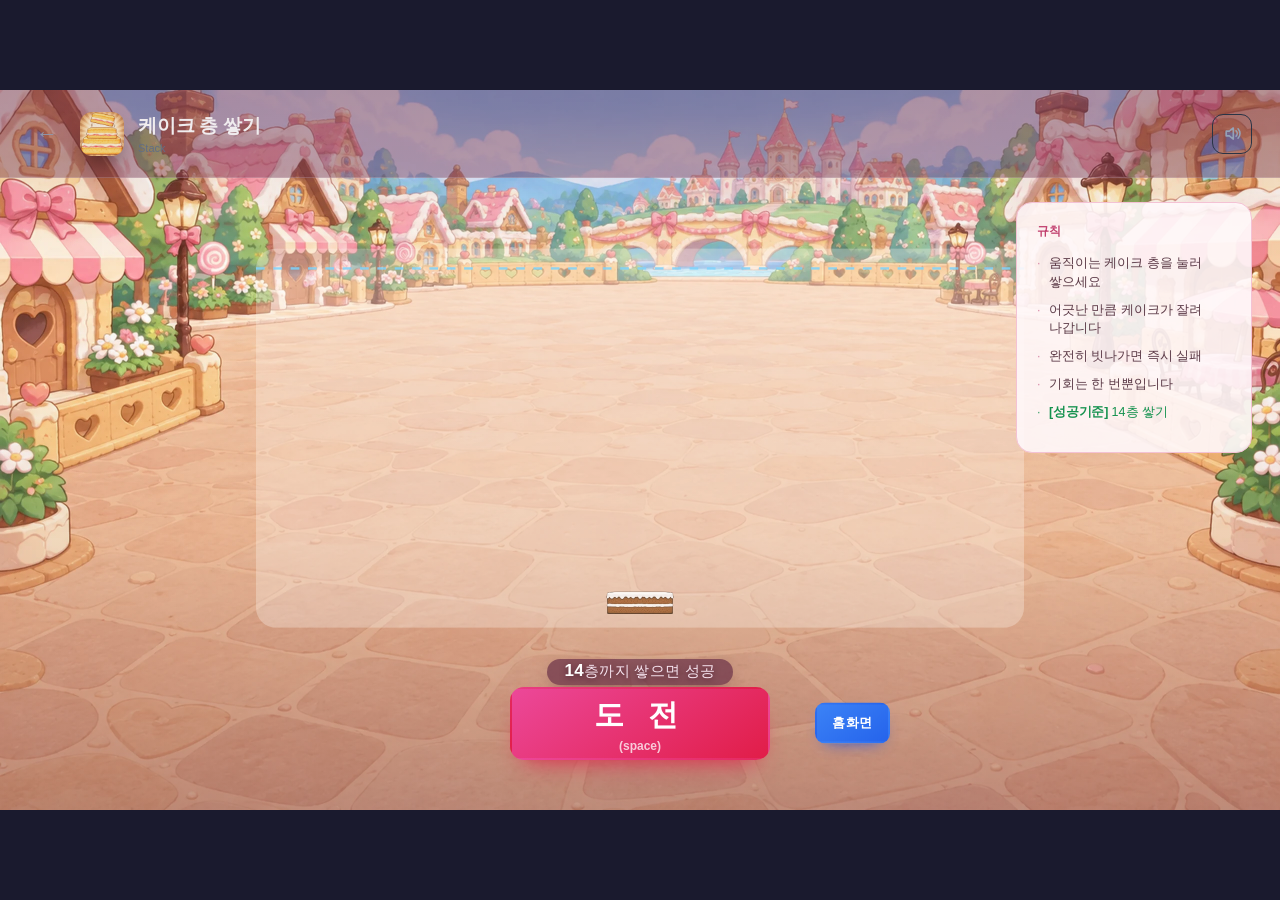
<file: stack.html>
<!doctype html>
<html lang="ko">
<head>
<meta charset="utf-8">
<meta name="viewport" content="width=device-width, initial-scale=1">
<meta http-equiv="cache-control" content="no-cache">
<link rel="icon" href="data:image/svg+xml,%3Csvg xmlns='http://www.w3.org/2000/svg' viewBox='0 0 32 32'%3E%3Crect width='32' height='32' rx='7' fill='%231a1a2e'/%3E%3Ccircle cx='16' cy='16' r='8.5' fill='none' stroke='%23ec4899' stroke-width='3'/%3E%3Ccircle cx='16' cy='16' r='2.5' fill='%23ec4899'/%3E%3C/svg%3E">
<title>케이크 층 쌓기</title>
<link rel="stylesheet" href="common.css?v=254">
<script src="common.js?v=254"></script>
<script src="sound.js?v=254"></script>
<style>
  :root { --accent-1: #0ea5e9; --accent-2: #4f46e5; }

  /* 뒷산 오솔길. 가운데 흙길이 세로로 비어 있어 탑이 올라갈 자리가 된다. */
  .stage { background: url('assets/stack/sweets-bg.webp?v=254') center / cover no-repeat; }
  .topbar { background: rgba(22, 22, 40, .42); }
  .stage::before {
    content: ""; position: absolute; inset: 0; pointer-events: none; z-index: 0;
    background: linear-gradient(180deg, rgba(18,20,14,.20) 0%, rgba(18,20,14,.02) 26%,
                                        rgba(18,20,14,.22) 62%, rgba(18,20,14,.52) 100%);
  }
  .body { z-index: 1; }

  /* 조작 프레임(432) + 안내(28) + 버튼(68). 판정은 프레임 위에 겹친다.
     프레임 밖에 판정 칸을 따로 두면 프레임이 그만큼 작아져야 해서 손해다. */
  .board { width: 100%; display: grid; justify-items: center;
           grid-template-rows: var(--play-h) 30px auto; align-content: center;
           position: relative; }
  .towerslot { display: grid; place-items: center; order: 1;
               width: var(--play-w); height: var(--play-h); }
  .status    { order: 2; align-self: center; }
  .controls  { text-align: center; order: 3; }
  /* 판정은 프레임 한가운데에 떠오른다 */
  .slot { position: absolute; left: 50%; top: calc(var(--play-h) / 2);
          transform: translate(-50%, -50%); z-index: 4;
          display: grid; place-items: center; pointer-events: none; }

  /* 탑은 코드가 그린다. 돌 그림 한 장을 폭만 줄여 가며 쌓는다. */
  canvas { display: block; }

  /* 돌이 얹힐 때의 짧은 울림. 판정 흔들림보다 훨씬 작다.
     이제 매 층 울리되 세기를 다르게 한다 — 잘 놓으면 묵직하게, 아슬아슬하면 얕게.
     같은 세기로 열네 번 흔들면 금방 무뎌져서 아무 뜻도 없는 진동이 된다.
     세기는 코드가 --tp 로 넣어 준다. */
  .stage { --tp: 3px; }
  .stage.thump { animation: stage-thump .22s ease-out; }
  @keyframes stage-thump {
    0%   { transform: rotate(var(--rot, 0deg)) scale(var(--fit, 1)) translate(0, 0); }
    30%  { transform: rotate(var(--rot, 0deg)) scale(var(--fit, 1)) translate(0, var(--tp)); }
    62%  { transform: rotate(var(--rot, 0deg)) scale(var(--fit, 1))
                      translate(0, calc(var(--tp) * -0.35)); }
    100% { transform: rotate(var(--rot, 0deg)) scale(var(--fit, 1)) translate(0, 0); }
  }

  .status { font-size: 15px; color: var(--text-dim); letter-spacing: .3px;
            text-shadow: 0 2px 8px rgba(0,0,0,.9); }
  .status b { color: #fff; font-size: 17px; }
  .verdict .detail { text-shadow: 0 3px 10px rgba(0,0,0,.9); }
  .verdict .sub { display: none; }
  .verdict .mark { background: rgba(16,20,26,.72); }
  .verdict.ok .mark { background: rgba(16,40,26,.72); border-color: #4ade80; }
</style>
</head>
<body class="theme-sweets">
<div id="fit"><div class="stage">

  <div class="topbar">
    <a class="back" href="index.html" title="목록으로">←</a>
    <div class="tile sm pic"><img src="assets/_icons/stack-sweets.webp?v=254" alt=""></div>
    <div class="titles">
      <h1>케이크 층 쌓기</h1>
      <p>Stack</p>
    </div>
  </div>

  <div class="body">
    <div class="play">
      <div class="board">
        <div class="towerslot playslot"><canvas id="cv" width="768" height="409"></canvas></div>
        <div class="status" id="status"></div>
        <div class="slot" id="slot"></div>
        <div class="controls">
          <button class="btn" id="go">도 전</button>
          <div class="hint">스페이스바로 내려놓기</div>
        </div>
      </div>
    </div>

    <aside class="rules card">
      <h2>규칙</h2>
      <ul>
        <li>움직이는 케이크 층을 눌러 쌓으세요</li>
        <li>어긋난 만큼 케이크가 잘려 나갑니다</li>
        <li>완전히 빗나가면 즉시 실패</li>
        <li>기회는 한 번뿐입니다</li>
        <li><b>[성공기준]</b> 14층 쌓기</li>
      </ul>
    </aside>
  </div>

</div></div>

<script>
"use strict";

const R = RULES.stack;

Sound.use({
  thud:        "assets/_sounds/stack/place-hard.mp3?v=254", // 돌이 얹히는 소리
  success:     "assets/_sounds/common/success.mp3?v=254",
  fail:        "assets/_sounds/common/fail.mp3?v=254",
});
const cv     = document.getElementById("cv");
const ctx    = cv.getContext("2d");
const status = document.getElementById("status");
const slot   = document.getElementById("slot");
const go     = document.getElementById("go");

/* 캔버스 알맹이를 두 배로 잡는다.

   768×432 그대로 두면 방송 화면에서 무대가 커질 때 캔버스가 늘어나 테두리가 계단처럼 깨진다.
   알맹이만 두 배로 키우고 그리는 좌표는 그대로 둔다(setTransform) — 게임 좌표·판정은 바뀌지 않는다.
   사탕 담기와 같은 방식이다. */
const 그림배 = 2;
const W = cv.width, H = cv.height;
cv.width = W * 그림배;
cv.height = H * 그림배;
cv.style.width = W + "px";
cv.style.height = H + "px";
ctx.setTransform(그림배, 0, 0, 그림배, 0, 0);
ctx.imageSmoothingQuality = "high";   // 큰 그림을 줄여 그릴 때 테두리가 깨지지 않게
// 층 높이는 캔버스 안에 15층이 다 들어가도록 잡는다.
// 돌 그림이 들어가면서 13px 로는 돌처럼 안 보여 20px 로 키웠다.
// 캔버스를 620 → 768 로 키우면서 안의 모든 값을 같은 수로 곱했다.
// 비율이 하나도 안 바뀌므로 실력 기준은 그대로다.
const SCALE = 768 / 620;         // 1.2387
const BAR_W = R.barW * SCALE;    // 첫 돌 너비 56 → 69.4 (화면에 보이는 값)
const BH = 20 * SCALE;           // 한 층 높이 24.8
const BASE_Y = H - 24 * SCALE;   // 바닥
const VIEW_ROWS = 15;            // 화면에 보이는 층 수 (넘으면 아래로 내려간다)

// 케이크 한 단 그림. 폭이 깎여도 같은 그림을 가로로 줄여 쓴다.
//
// 예전에는 무채색 돌 한 장에 코드가 층마다 색을 갈아 끼웠다. 그러면 생크림까지 같은 색으로
// 물들어 케이크가 아니라 색칠한 판처럼 보였다. 그래서 맛별로 색을 다 칠한 그림을 받아
// 그대로 쓴다 (assets/_style/sweets-v1/stack/_요청서-2.md). 네 장은 크기·윤곽이 똑같아서
// 어느 맛이든 판정 폭은 같다.
const 맛그림 = {};
const 맛색 = {                       // 그림이 오기 전 잠깐 보일 실루엣 색
  바닐라: "#e9c98a", 딸기: "#f2a3b4", 초코: "#8a5a3c", 말차: "#a9c27a",
};
for (const [맛, 파일] of [["바닐라", "vanilla"], ["딸기", "strawberry"], ["초코", "chocolate"], ["말차", "matcha"]]) {
  const im = new Image();
  im.onload = () => draw();
  im.src = "assets/stack/sweets-layer-" + 파일 + ".webp?v=254";
  맛그림[맛] = im;
}
const 맛왔나 = (맛) => 맛그림[맛] && 맛그림[맛].complete && 맛그림[맛].naturalWidth > 0;

/* 층마다 맛을 고른다.

   매번 아무거나 뽑으면 열네 단이 전부 다른 맛이 되어 알록달록해진다.
   바닐라·딸기를 자주, 초코·말차를 가끔 섞어 진짜 여러 단 케이크처럼 보이게 한다.
   (예전 이름 "벽돌색" 을 그대로 쓴다 — 부르는 자리가 여럿이라 이름만 바꾸면 놓치기 쉽다) */
const 벽돌색들 = ["바닐라", "바닐라", "딸기", "딸기", "초코", "말차"];

function 벽돌색() {
  return 벽돌색들[Math.floor(Math.random() * 벽돌색들.length)];
}

// 맛에 맞는 그림. 아직 안 왔으면 null — drawStone 이 실루엣으로 대신 그린다
function 물들이기(맛) {
  return 맛왔나(맛) ? 맛그림[맛] : null;
}

let state = "ready";             // ready | running | done
let tower = [];                  // 쌓인 층들 { x, w }
let cur = null;                  // 지금 움직이는 막대
let raf = 0;
let camera = 0;                  // 탑이 높아지면 화면을 내린다

function reset() {
  cancelAnimationFrame(raf);
  state = "ready";
  camera = 0;
  tower = [{ x: (W - BAR_W) / 2, w: BAR_W, 색: 벽돌색() }];   // 맨 아래 한 층은 주어진다
  cur = null;
  slot.innerHTML = "";
  status.innerHTML = "<b>" + R.layers + "</b>층까지 쌓으면 성공";
  go.textContent = "도 전";
  draw();
}

// 돌이 묵직하게 얹힐 때 화면이 아주 살짝 울린다.
// 판정 때 쓰는 흔들림과 달리 한 번에 끝나는 짧은 것이라 따로 둔다.
// 매 층 크게 흔들면 쌓는 내내 어지러워서 폭을 작게 잡았다.
const 무대 = document.querySelector(".stage");
function 화면울림(정확도) {
  if (matchMedia("(prefers-reduced-motion: reduce)").matches) return;
  // 잘 놓을수록 깊게 내려앉는다. 아슬아슬하게 걸친 판은 얕게 스친다.
  const p = Number.isFinite(정확도) ? Math.max(0, Math.min(1, 정확도)) : 0.6;
  무대.style.setProperty("--tp", (1.4 + p * 3.4).toFixed(1) + "px");
  무대.classList.remove("thump");
  void 무대.offsetWidth;
  무대.classList.add("thump");
  setTimeout(() => 무대.classList.remove("thump"), 260);
}

// 게임 중에는 지금 몇 층인지를 보여준다.
// 목표만 띄워 두면 쌓는 동안 내가 어디까지 왔는지 셀 수가 없다.
function showFloor() {
  status.innerHTML = "<b>" + tower.length + "</b>층 &nbsp;·&nbsp; 목표 <b>"
                   + R.layers + "</b>층";
}

function start() {
  state = "running";
  camera = 0;
  tower = [{ x: (W - BAR_W) / 2, w: BAR_W, 색: 벽돌색() }];
  spawn();
  slot.innerHTML = "";
  showFloor();
  // 예전에는 여기서 낮은 음을 깔고 층이 오를수록 조여들게 했다.
  // 뱃고동처럼 울려서 돌 얹히는 소리를 덮었다. 떡·조약돌과 함께 뺐다.
  go.textContent = "내려놓기";
  lastFrame = 0;
  raf = requestAnimationFrame(loop);
}

// 속도는 "초당 몇 px" 로 잡는다. 프레임 수로 세면 144Hz 모니터에서
// 2.4배 빨라져서 사람마다 난이도가 달라진다.
const SPEED_BASE = 130 * SCALE;  // 첫 층 속도 (px/초)
const SPEED_STEP = 13 * SCALE;   // 한 층 오를 때마다 더해지는 속도

/* 막바지 두 층만 따로 더 빠르게 한다.

   층마다 조금씩 빨라지기는 하는데, 그 정도로는 끝이 밋밋했다.
   14층까지 왔으면 마지막 몇 번은 손이 떨려야 완주가 값어치를 한다. */
const 막바지층 = [12, 13, 14];
const 막바지배수 = 1.2;

function 층속도(놓을층) {
  const 기본 = SPEED_BASE + (놓을층 - 1) * SPEED_STEP;
  return 막바지층.indexOf(놓을층) >= 0 ? 기본 * 막바지배수 : 기본;
}

// 새 막대를 만든다. 위로 갈수록 조금씩 빨라진다.
function spawn() {
  const top = tower[tower.length - 1];
  cur = {
    x: Math.random() < 0.5 ? 0 : W - top.w,
    w: top.w,
    dir: 0,
    speed: 층속도(tower.length + 1),   // 지금 놓으려는 것이 몇 층이 될지
    색: 벽돌색(),                     // 이 돌이 가질 색. 얹히면 그대로 남는다
  };
  cur.dir = cur.x === 0 ? 1 : -1;
}

let lastFrame = 0;

function loop(now) {
  if (state !== "running" || !cur) return;
  // 실제로 흐른 시간만큼 움직인다. 탭을 잠깐 벗어났다 와도 튀지 않게 상한을 둔다.
  const dt = lastFrame ? Math.min(0.05, (now - lastFrame) / 1000) : 0;
  lastFrame = now;

  cur.x += cur.dir * cur.speed * dt;
  if (cur.x <= 0)          { cur.x = 0;         cur.dir = 1; }
  if (cur.x + cur.w >= W)  { cur.x = W - cur.w; cur.dir = -1; }
  draw();
  raf = requestAnimationFrame(loop);
}

function drop() {
  if (state !== "running" || !cur) return;
  const top = tower[tower.length - 1];

  // 아래 층과 겹치는 부분만 남는다
  const left  = Math.max(cur.x, top.x);
  const right = Math.min(cur.x + cur.w, top.x + top.w);
  const overlap = right - left;

  if (overlap <= 0) { Sound.thud(1); finish(false, "빗나감"); return; }

  tower.push({ x: left, w: overlap, 색: cur.색 });

  // 얼마나 정확히 얹었는가. 1 이면 딱 맞았고 0 에 가까울수록 아슬아슬하다.
  const 정확도 = overlap / top.w;

  // 잘 맞을수록 묵직하게 "쿵", 빗맞을수록 가볍게 걸친 소리가 난다.
  // 소리만으로도 잘 놓았는지 알 수 있어야 손맛이 난다.
  Sound.thud(0.35 + 정확도 * 0.55);
  Sound.crackle(1 + (1 - 정확도) * 2);

  // 얹힐 때마다 화면이 울린다. 세기는 얼마나 잘 놓았는지에 따라 다르다.
  화면울림(정확도);

  showFloor();

  // 화면 밖으로 나가지 않게 시야를 올린다
  if (tower.length > VIEW_ROWS) camera = (tower.length - VIEW_ROWS) * BH;

  if (tower.length >= R.layers) { finish(true); return; }
  spawn();
  draw();
}

function finish(ok, why) {
  cancelAnimationFrame(raf);
  state = "done";
  cur = null;
  const built = tower.length;
  const topW = tower[tower.length - 1].w;

  status.innerHTML = "<b>" + built + "</b>층 &nbsp;·&nbsp; 남은 폭 <b>"
                   + topW.toFixed(1) + "</b>px";
  slot.innerHTML = verdictHtml(ok,
    ok ? built + "층 완성" : (why || "실패") + " " + built + "층",
    "");
  go.textContent = "다 시";
  // 돌이 얹히는 소리가 지나간 뒤에 판정음이 온다. 겹치면 둘 다 안 들린다.
  setTimeout(() => { if (ok) Sound.success(); else Sound.fail(); }, 130);
  draw();
}

// 돌 한 장을 그 층의 폭에 맞춰 늘려 그린다.
// 깎여 좁아진 돌도 같은 그림을 쓰므로 탑이 한 덩어리로 보인다.
function drawStone(x, y, w, dim, 색) {
  if (!물들이기(색)) {                     // 그림이 아직이면 실루엣이라도
    ctx.fillStyle = 맛색[색] || "#e9c98a";
    roundRect(x, y, w, BH - 2 * SCALE, 4 * SCALE); ctx.fill();
    return;
  }
  ctx.save();
  if (dim) ctx.globalAlpha = 0.92;
  ctx.drawImage(물들이기(색), x, y, w, BH);
  ctx.restore();
}

function draw() {
  ctx.clearRect(0, 0, W, H);

  // 목표 높이 선
  const goalY = BASE_Y - R.layers * BH + camera;

  // 돌빛이 흙길 색과 비슷해 묻힌다. 뒤에 옅은 판을 깔아 띄운다.
  // 돌이 오가는 가로 전체 × 바닥에서 목표선 살짝 위까지만 덮는다.
  const panelTop = goalY - 16 * SCALE;
  ctx.fillStyle = "rgba(255, 248, 242, .30)";   // 과자 왕국: 밝은 반투명 판
  roundRect(0, panelTop, W, BASE_Y + 10 * SCALE - panelTop, 16 * SCALE);
  ctx.fill();
  // 목표선은 하늘색으로. 흰색이면 돌빛·흙길과 섞여 그냥 무늬처럼 보인다.
  // 이 게임의 타일색(#0ea5e9)과 같은 계열이라 화면이 따로 놀지 않는다.
  //
  // 선 옆에 "14층" 이라고 적어 두었었는데 뺐다.
  // 아래 안내줄이 이미 "N층 · 목표 14층" 을 말해 주고 있어서 같은 말이 두 번 나온다.
  if (goalY > 6 * SCALE) {
    ctx.strokeStyle = "rgba(125, 211, 252, .85)";
    ctx.setLineDash([7 * SCALE, 7 * SCALE]);
    ctx.lineWidth = 2 * SCALE;
    ctx.beginPath(); ctx.moveTo(0, goalY); ctx.lineTo(W, goalY); ctx.stroke();
    ctx.setLineDash([]);
  }

  // 쌓인 돌
  for (let i = 0; i < tower.length; i++) {
    const b = tower[i];
    const y = BASE_Y - (i + 1) * BH + camera;
    if (y < -BH || y > H) continue;
    drawStone(b.x, y, b.w, true, b.색);
  }

  // 지금 움직이는 돌
  if (cur) {
    const y = BASE_Y - (tower.length + 1) * BH + camera;
    drawStone(cur.x, y, cur.w, false, cur.색);
  }
}

function roundRect(x, y, w, h, r) {
  ctx.beginPath();
  ctx.moveTo(x + r, y);
  ctx.arcTo(x + w, y,     x + w, y + h, r);
  ctx.arcTo(x + w, y + h, x,     y + h, r);
  ctx.arcTo(x,     y + h, x,     y,     r);
  ctx.arcTo(x,     y,     x + w, y,     r);
  ctx.closePath();
}

function press() {
  if (state === "ready") start();
  else if (state === "running") drop();
  else reset();
}

go.addEventListener("click", press);
onPressKey(press);
reset();
</script>
</body>
</html>
</file>
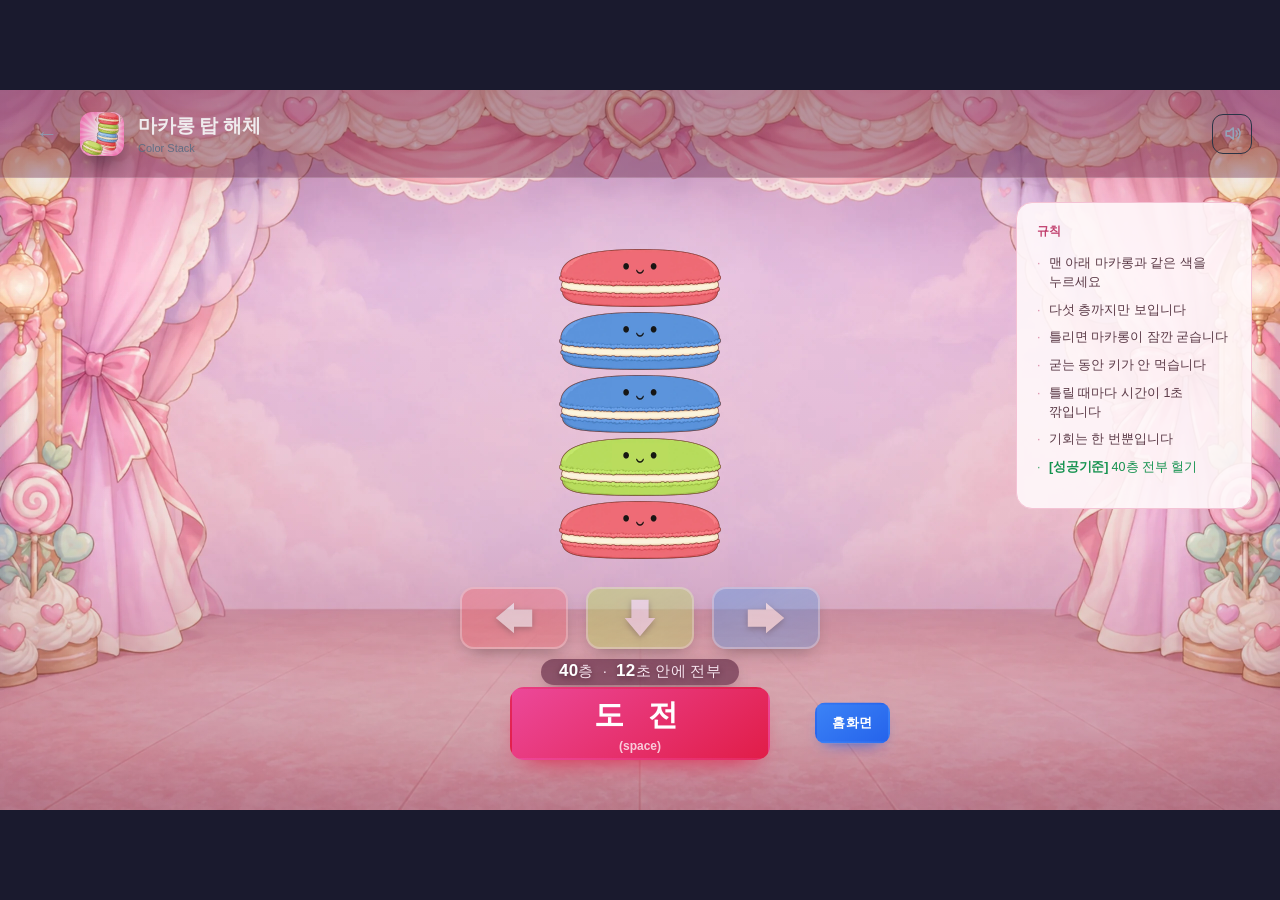
<file: tower.html>
<!doctype html>
<html lang="ko">
<head>
<meta charset="utf-8">
<meta name="viewport" content="width=device-width, initial-scale=1">
<meta http-equiv="cache-control" content="no-cache">
<link rel="icon" href="data:image/svg+xml,%3Csvg xmlns='http://www.w3.org/2000/svg' viewBox='0 0 32 32'%3E%3Crect width='32' height='32' rx='7' fill='%231a1a2e'/%3E%3Ccircle cx='16' cy='16' r='8.5' fill='none' stroke='%23ec4899' stroke-width='3'/%3E%3Ccircle cx='16' cy='16' r='2.5' fill='%23ec4899'/%3E%3C/svg%3E">
<title>마카롱 탑 해체</title>
<link rel="stylesheet" href="common.css?v=254">
<script src="common.js?v=254"></script>
<script src="sound.js?v=254"></script>
<style>
  :root { --accent-1: #34d399; --accent-2: #059669; }

  .stage { background: url('assets/tower/sweets-bg.webp?v=254') center / cover no-repeat; }
  .topbar { background: rgba(22, 22, 40, .42); }
  .stage::before {
    content: ""; position: absolute; inset: 0; pointer-events: none; z-index: 0;
    background: linear-gradient(180deg, rgba(20,16,14,.22) 0%, rgba(20,16,14,.03) 26%,
                                        rgba(20,16,14,.22) 62%, rgba(20,16,14,.52) 100%);
  }
  .body { z-index: 1; }

  .board { width: 100%; display: grid; justify-items: center;
           grid-template-rows: var(--play-h) 30px auto; align-content: center;
           position: relative; }
  /* 탑과 색 버튼이 같은 프레임 안에 들어간다.
     버튼을 프레임 밖에 두면 OBS 창 캡처에 조작부가 안 잡힌다. */
  .towerslot { position: relative; order: 1;
               width: var(--play-w); height: var(--play-h); }
  .status   { order: 2; align-self: center; }
  .controls { text-align: center; order: 3; }
  .slot { position: absolute; left: 50%; top: calc(var(--play-h) / 2);
          transform: translate(-50%, -50%); z-index: 4;
          display: grid; place-items: center; pointer-events: none; }

  canvas { display: block; position: absolute; left: 0; top: 0; }

  /* 색 버튼 세 개. 프레임 아래쪽에 나란히. */
  .picks { position: absolute; left: 50%; bottom: 8px; transform: translateX(-50%);
           display: flex; gap: 18px; z-index: 3; }
  .pick {
    width: 108px; height: 62px; border-radius: 14px; cursor: pointer;
    border: 2px solid rgba(255,255,255,.5);
    display: grid; place-items: center; gap: 0;
    box-shadow: 0 8px 18px -8px rgba(0,0,0,.8);
    transition: transform .1s, filter .1s;
  }
  .pick:hover { transform: translateY(-2px); filter: brightness(1.12); }
  .pick:active { transform: translateY(1px); }
  /* 자판 표시가 버튼의 전부다.

     글꼴의 ← ↓ → 는 획이 가늘어 방송 화면에서 잘 안 보인다. 굵기도 글꼴마다
     제각각이고, 글자라 아래로 살짝 처져서 버튼 한가운데에도 안 맞는다.
     그래서 직접 그린 통짜 화살표를 쓴다 — 굵기와 자리를 우리가 정한다. */
  .pick svg { width: 46px; height: 46px; display: block; fill: #fff;
              filter: drop-shadow(0 2px 3px rgba(0,0,0,.5)); }
  .towerslot.idle .picks { opacity: .45; pointer-events: none; }

  .status { font-size: 15px; color: var(--text-dim); letter-spacing: .3px;
            text-shadow: 0 2px 8px rgba(0,0,0,.9); }
  .status b { color: #fff; font-size: 17px; }
  .status .time { font-variant-numeric: tabular-nums; }
  .verdict .detail { text-shadow: 0 3px 10px rgba(0,0,0,.9); }
  .verdict .sub { display: none; }
  .verdict .mark { background: rgba(16,20,26,.72); }
  .verdict.ok .mark { background: rgba(16,40,26,.72); border-color: #4ade80; }
</style>
</head>
<body class="theme-sweets">
<div id="fit"><div class="stage">

  <div class="topbar">
    <a class="back" href="index.html" title="목록으로">←</a>
    <div class="tile sm pic"><img src="assets/_icons/tower-sweets.webp?v=254" alt=""></div>
    <div class="titles">
      <h1>마카롱 탑 해체</h1>
      <p>Color Stack</p>
    </div>
  </div>

  <div class="body">
    <div class="play">
      <div class="board">
        <div class="towerslot playslot idle" id="towerslot">
          <canvas id="cv" width="768" height="432"></canvas>
          <div class="picks" id="picks"></div>
        </div>
        <div class="status" id="status"></div>
        <div class="slot" id="slot"></div>
        <div class="controls">
          <button class="btn" id="go">도 전</button>
          <div class="hint">← ↓ → 키 또는 클릭</div>
        </div>
      </div>
    </div>

    <aside class="rules card">
      <h2>규칙</h2>
      <ul>
        <li>맨 아래 마카롱과 같은 색을 누르세요</li>
        <li>다섯 층까지만 보입니다</li>
        <li>틀리면 마카롱이 잠깐 굳습니다</li>
        <li>굳는 동안 키가 안 먹습니다</li>
        <li>틀릴 때마다 시간이 1초 깎입니다</li>
        <li>기회는 한 번뿐입니다</li>
        <li><b>[성공기준]</b> 40층 전부 헐기</li>
      </ul>
    </aside>
  </div>

</div></div>

<script>
"use strict";

const R = RULES.tower;

Sound.use({
  success: "assets/_sounds/common/success.mp3?v=254",
  fail:    "assets/_sounds/common/fail.mp3?v=254",
  whine:   "assets/_sounds/tower/whine.mp3?v=254",
  bite:    "assets/_sounds/tower/bite.mp3?v=254",
});
const cv     = document.getElementById("cv");
const ctx    = cv.getContext("2d");
const status = document.getElementById("status");
const slot   = document.getElementById("slot");
const go     = document.getElementById("go");
const picks  = document.getElementById("picks");
const 판     = document.getElementById("towerslot");

/* 캔버스 알맹이를 두 배로 잡는다.

   768×432 그대로 두면 방송 화면에서 무대가 커질 때 캔버스가 늘어나 테두리가 계단처럼 깨진다.
   알맹이만 두 배로 키우고 그리는 좌표는 그대로 둔다(setTransform) — 게임 좌표·판정은 바뀌지 않는다.
   사탕 담기와 같은 방식이다. */
const 그림배 = 2;
const W = cv.width, H = cv.height;
cv.width = W * 그림배;
cv.height = H * 그림배;
cv.style.width = W + "px";
cv.style.height = H + "px";
ctx.setTransform(그림배, 0, 0, 그림배, 0, 0);
ctx.imageSmoothingQuality = "high";   // 큰 그림을 줄여 그릴 때 테두리가 깨지지 않게

/* 마카롱은 맛별로 색을 다 칠한 그림 세 장을 쓴다 (아래 그림 불러오기 참고).
   예전에는 무채색 한 장에 색을 곱했는데, 크림까지 물들어 진짜 마카롱처럼 보이지 않았다.

   전에는 색마다 동그라미·세모·별을 얹었다. 색약인 시청자를 위한 것이었는데
   화면이 번잡해져서 뺐다. 지금은 색으로만 가른다. */
const 색떡 = [
  // 과자 왕국: 색은 목록 아이콘의 마카롱 색에 맞췄다. 빨강·초록·파랑 ↔ 방향키 짝은 그대로다.
  { 이름: "빨강", 색: "#ef6b75", 키: "←", 자판: "ArrowLeft",  돌림: 180, 그림: "딸기" },
  { 이름: "초록", 색: "#b9dc5c", 키: "↓", 자판: "ArrowDown",  돌림: 90,  그림: "피스타치오" },
  { 이름: "파랑", 색: "#5b94dc", 키: "→", 자판: "ArrowRight", 돌림: 0,   그림: "블루베리" },
];

/* 버튼에 넣을 통짜 화살표.

   24 칸 안에서 오른쪽을 향한 모양 하나만 그려 놓고 돌려 쓴다.
   가운데(12,12)를 기준으로 돌리므로 어느 방향이든 버튼 한가운데에 온다.
   자루는 두께 9, 촉은 밑변 16 — 46px 로 줄여도 획이 안 사라진다. */
function 화살표(돌림) {
  return '<svg viewBox="0 0 24 24" aria-hidden="true">'
       + '<g transform="rotate(' + 돌림 + ' 12 12)">'
       + '<path d="M2.5 7.5h9.5V4l9.5 8-9.5 8v-3.5H2.5z"/>'
       + '</g></svg>';
}


/* 마카롱 그림은 맛별로 색을 다 칠한 세 장이다.

   예전에는 무채색 한 장에 코드가 색을 곱했는데, 그러면 크림까지 같은 색으로 물들어
   색칠한 덩어리처럼 보였다. 진짜 마카롱처럼 껍질만 맛 색이고 크림은 아이보리여야 해서
   그림을 맛별로 받는다 (assets/_style/sweets-v1/tower/_요청서-2.md). 세 장은 모양·자리가 같다. */
const 그림 = {};
for (const 쌍 of [["딸기",       "assets/tower/sweets-macaron-strawberry.webp?v=254"],
                  ["피스타치오", "assets/tower/sweets-macaron-pistachio.webp?v=254"],
                  ["블루베리",   "assets/tower/sweets-macaron-blueberry.webp?v=254"]]) {
  const im = new Image();
  im.onload = () => draw();
  im.src = 쌍[1];
  그림[쌍[0]] = im;
}
const 왔나 = (k) => 그림[k] && 그림[k].complete && 그림[k].naturalWidth > 0;

/* 탑이 놓이는 자리.

   층 높이를 숫자로 박아 두면 안 된다. 14층 × 27px 로 잡았더니 탑 꼭대기가
   프레임 위로 41px 넘쳤다 — 조작 프레임을 벗어나면 OBS 창 캡처에서 잘린다.

   그래서 거꾸로 잡는다. 쓸 수 있는 세로 길이를 먼저 정하고
   층수로 나눠 한 층 높이를 얻는다. 층수를 바꿔도 저절로 맞는다. */
const 떡폭 = 168;
const 바닥 = H - 96;                    // 아래쪽은 버튼 자리로 비워 둔다
const 천장 = 18;                        // 위쪽 여백
const 층간 = 1;
/* 나누는 값이 R.layers 가 아니라 R.보임 이다.

   한 번에 다섯 층만 보이므로 탑 높이는 층수와 상관없이 늘 같다.
   그래서 층수를 20 으로 늘려도 떡이 납작해지지 않는다. */
const 층높이 = Math.floor((바닥 - 천장) / R.보임);      // 칸 하나가 차지하는 높이
const 떡높이 = 층높이 - 층간;
const 가운데 = W / 2;

/* 색에 맞는 마카롱 그림을 돌려준다. 이미 칠해진 그림이라 곱하지 않는다.
   (예전 이름 "물들이기" 를 그대로 둔다 — 찡그린 얼굴의 몸 색도 이 그림에서 뽑는다) */
const 색그림 = Object.fromEntries(색떡.map((종) => [종.색, 종.그림]));
function 물들이기(색) {
  const 키 = 색그림[색];
  if (!왔나(키)) return null;
  const im = 그림[키];
  // 몸 색을 뽑으려면 캔버스가 있어야 한다. 한 번만 만들어 둔다
  if (!im._캔버스) {
    const c = document.createElement("canvas");
    c.width = im.naturalWidth; c.height = im.naturalHeight;
    c.getContext("2d").drawImage(im, 0, 0);
    im._캔버스 = c;
  }
  return im._캔버스;
}

let state = "ready";      // ready | running | done
let 탑 = [];              // 아래에서 위로. [0] 이 맨 아래
let t0 = 0, raf = 0;
let 흔들 = 0;             // 한 층 헐 때의 짧은 반동
let 나타남 = 1;           // 새로 올라온 맨 윗 떡이 배어 나오는 정도 (0→1)
let 벌끝 = 0;             // 틀려서 굳어 있는 끝 시각. 0 이면 안 굳었다
let 깎인시간 = 0;         // 틀린 벌로 깎아 낸 초. 남은 시간에서 뺀다

function elapsed() { return (performance.now() - t0) / 1000; }

/* 색을 뽑되 같은 색이 너무 이어지지 않게 한다.

   연속으로 몰리면 손이 한 자리에 굳어서 오히려 쉬워진다.
   maxRun 을 넘기려 하면 다른 색으로 바꾼다. */
function 탑쌓기() {
  탑 = [];
  let 직전 = -1, 연속 = 0;
  for (let i = 0; i < R.layers; i++) {
    let k = Math.floor(Math.random() * 색떡.length);
    if (k === 직전 && 연속 >= R.maxRun - 1) {
      k = (k + 1 + Math.floor(Math.random() * (색떡.length - 1))) % 색떡.length;
    }
    연속 = (k === 직전) ? 연속 + 1 : 0;
    직전 = k;
    탑.push(k);
  }
}

/* 마카롱에 새겨진 웃는 얼굴 자리. 그림(504 × 186) 에서 잰 값을 비율로 적어 둔다.
   그림 크기가 바뀌어도 이 비율은 그대로다.
   떡 그림 때는 (210, 88)·(294, 88), 입 120 이었다. 진짜 마카롱 모양으로 다시 그리면서
   얼굴이 윗껍질(y 6~115)로 올라가고 작아졌다 — 크림(116~139) 위에 입이 있으면
   껍질 색으로 덮을 때 크림 자리에 얼룩이 생기기 때문이다. 코덱스가 잰 값이다. */
const 얼굴 = { 눈왼: 210 / 504, 눈오른: 292.5 / 504, 눈높이: 57.5 / 186,
               눈반지름: 9 / 504, 입높이: 73.5 / 186 };

/* 웃는 얼굴을 찡그린 얼굴로 덮어 그린다.

   얼굴은 떡 그림에 새겨져 있어서 지울 수가 없다. 그래서 몸 색으로 눈과 입을
   덮은 다음 그 위에 다시 그린다. 덮을 색은 물들인 떡에서 직접 뽑는다 —
   색깔마다 다르므로 짐작해서 칠하면 티가 난다. */
const 몸색 = {};
function 떡몸색(색) {
  if (몸색[색]) return 몸색[색];
  const c = 물들이기(색);
  if (!c) return 색;
  const d = c.getContext("2d").getImageData(
    Math.round(c.width * 0.5), Math.round(c.height * 0.22), 1, 1).data;
  몸색[색] = "rgb(" + d[0] + "," + d[1] + "," + d[2] + ")";
  return 몸색[색];
}

function 찡그리기(색, x, y) {
  const 눈y = y + 떡높이 * 얼굴.눈높이;
  const r = 떡폭 * 얼굴.눈반지름;
  const 입y = y + 떡높이 * 얼굴.입높이;
  const 몸 = 떡몸색(색);

  ctx.save();
  // ① 새겨진 눈과 입을 몸 색으로 덮는다
  ctx.fillStyle = 몸;
  for (const 비 of [얼굴.눈왼, 얼굴.눈오른]) {
    ctx.beginPath();
    ctx.ellipse(x + 떡폭 * 비, 눈y, r * 1.5, r * 1.5, 0, 0, 6.2832);
    ctx.fill();
  }
  ctx.beginPath();
  ctx.ellipse(x + 떡폭 / 2, 입y, r * 1.6, r * 1.1, 0, 0, 6.2832);
  ctx.fill();

  // ② 찡그린 눈. 안쪽이 내려간 > < 모양
  ctx.strokeStyle = "rgba(58,48,42,.95)";
  ctx.lineWidth = Math.max(2, r * 0.42);
  ctx.lineCap = "round";
  const 안쪽 = [1, -1];
  [얼굴.눈왼, 얼굴.눈오른].forEach((비, k) => {
    const cx = x + 떡폭 * 비, 향 = 안쪽[k];
    ctx.beginPath();
    ctx.moveTo(cx - 향 * r * 0.9, 눈y - r * 0.6);
    ctx.lineTo(cx + 향 * r * 0.9, 눈y);
    ctx.lineTo(cx - 향 * r * 0.9, 눈y + r * 0.6);
    ctx.stroke();
  });

  // ③ 아래로 휜 입
  ctx.beginPath();
  ctx.arc(x + 떡폭 / 2, 입y + r * 0.9, r * 0.95, Math.PI * 1.15, Math.PI * 1.85);
  ctx.stroke();
  ctx.restore();
}

function draw() {
  ctx.clearRect(0, 0, W, H);

  /* 남은 층을 다 그리지 않는다. 아래에서부터 R.보임 층까지만 보여 준다.

     다 보이면 미리 손가락 순서를 외워 두고 눈 감고도 칠 수 있다.
     다섯 층만 보이면 헐 때마다 새 떡이 올라오므로 계속 봐야 한다. */
  const 보임 = Math.min(탑.length, R.보임);
  for (let i = 0; i < 보임; i++) {
    const 종 = 색떡[탑[i]];
    const y = 바닥 - i * 층높이 - 떡높이;
    // 맨 아래 한 층만 살짝 밀려 나와 있다 — 지금 지울 것이 어느 것인지 보이게
    let 밀림 = (i === 0) ? 흔들 : 0;
    // 틀린 직후에는 맨 아래 떡이 부르르 떤다
    if (i === 0 && 벌끝 > 0) 밀림 += Math.sin(performance.now() / 15) * 4.5;
    const x = 가운데 - 떡폭 / 2 + 밀림;

    // 맨 위는 방금 올라온 자리다. 짧게 배어 나오게 해서 눈이 따라가게 한다.
    const 맨위 = (i === 보임 - 1 && 탑.length > R.보임);
    ctx.save();
    if (맨위 && 나타남 < 1) ctx.globalAlpha = 0.25 + 0.75 * 나타남;

    const 물든 = 물들이기(종.색);
    if (물든) {
      ctx.drawImage(물든, x, y, 떡폭, 떡높이);
    } else {
      ctx.beginPath();
      const r = 6;
      ctx.moveTo(x + r, y);
      ctx.arcTo(x + 떡폭, y, x + 떡폭, y + 떡높이, r);
      ctx.arcTo(x + 떡폭, y + 떡높이, x, y + 떡높이, r);
      ctx.arcTo(x, y + 떡높이, x, y, r);
      ctx.arcTo(x, y, x + 떡폭, y, r);
      ctx.closePath();
      ctx.fillStyle = 종.색;
      ctx.fill();
      ctx.strokeStyle = "rgba(60,40,30,.45)"; ctx.lineWidth = 1.5; ctx.stroke();
    }
    if (i === 0 && 벌끝 > 0) 찡그리기(종.색, x, y);
    ctx.restore();
  }

  // 맨 아래 떡 아래에 옅은 밑줄 — 여기가 지금 볼 자리라는 표시
  if (state === "running" && 탑.length) {
    ctx.beginPath();
    ctx.moveTo(가운데 - 떡폭 / 2 - 14, 바닥 + 5);
    ctx.lineTo(가운데 + 떡폭 / 2 + 14, 바닥 + 5);
    ctx.strokeStyle = "rgba(255,255,255,.55)";
    ctx.lineWidth = 2.5;
    ctx.setLineDash([7, 6]);
    ctx.stroke();
    ctx.setLineDash([]);
  }
}

function 버튼만들기() {
  picks.innerHTML = "";
  색떡.forEach((종, i) => {
    const b = document.createElement("button");
    b.className = "pick";
    b.style.background = "linear-gradient(150deg, " + 종.색 + ", "
                       + 종.색 + "cc)";
    b.dataset.i = String(i);
    b.title = 종.이름;
    b.innerHTML = 화살표(종.돌림);
    picks.appendChild(b);
  });
}

function 안내() {
  const 남은 = Math.max(0, R.limitSec - elapsed() - 깎인시간);
  status.innerHTML = "남은 층 <b>" + 탑.length + "</b>"
                   + " &nbsp;·&nbsp; 남은 시간 <b class='time'>"
                   + 남은.toFixed(2) + "</b>초";
}

function tick() {
  if (state !== "running") return;
  if (elapsed() + 깎인시간 >= R.limitSec) { finish(false, "시간 초과"); return; }
  let 다시그려 = false;
  if (흔들 !== 0) { 흔들 *= 0.82; if (Math.abs(흔들) < 0.4) 흔들 = 0; 다시그려 = true; }
  if (나타남 < 1) { 나타남 = Math.min(1, 나타남 + 0.14); 다시그려 = true; }
  if (벌끝 > 0) {
    // 떠는 동안은 매 프레임 그려야 떨림이 보인다
    if (performance.now() >= 벌끝) 벌끝 = 0;
    다시그려 = true;
  }
  if (다시그려) draw();
  안내();
  raf = requestAnimationFrame(tick);
}

function reset() {
  cancelAnimationFrame(raf);
  state = "ready";
  탑쌓기();
  흔들 = 0;
  나타남 = 1;
  벌끝 = 0;
  깎인시간 = 0;
  slot.innerHTML = "";
  판.classList.add("idle");
  status.innerHTML = "<b>" + R.layers + "</b>층 &nbsp;·&nbsp; <b>"
                   + R.limitSec.toFixed(0) + "</b>초 안에 전부";
  go.textContent = "도 전";
  draw();
}

function start() {
  state = "running";
  탑쌓기();
  흔들 = 0;
  나타남 = 1;
  벌끝 = 0;
  깎인시간 = 0;
  slot.innerHTML = "";
  판.classList.remove("idle");
  go.textContent = "포 기";
  t0 = performance.now();
  안내();
  draw();
  raf = requestAnimationFrame(tick);
}

function 고르기(i) {
  if (state !== "running") return;
  // 굳어 있는 동안은 아무 키도 안 먹는다.
  // 남은 시각으로 재야 한다 — tick 이 늦게 돌아도 제때 풀린다.
  if (performance.now() < 벌끝) return;

  /* 틀려도 그 자리에서 끝내지 않는다.

     한 번에 죽으면 20층이 다 무의미해진다 — 두 층에서 틀린 사람이나
     열아홉 층에서 틀린 사람이나 결과가 똑같다. 대신 떡이 찡그리며 떨고
     그동안 손이 묶인다. 시계는 계속 가므로 벌은 시간으로 치른다. */
  if (i !== 탑[0]) {
    벌끝 = performance.now() + R.벌초 * 1000;
    깎인시간 += R.깎임;               // 남은 시간에서 바로 덜어 낸다
    // 떡이 찡찡대는 소리. 굳는 시간(0.45초)보다 짧게 끊어 뒀으므로
    // 소리가 먼저 그치고 손이 풀린다. 파일이 아직이면 코드 소리로 대신한다.
    if (!Sound.play("whine")) Sound.thud(0.34);
    draw();
    안내();
    return;
  }

  탑.shift();
  흔들 = -9;
  나타남 = 0;
  // 떡을 한 입 베어 무는 소리. 파일이 아직이면 코드 소리로 대신한다.
  if (!Sound.play("bite")) { Sound.thud(0.3); Sound.crackle(1.0); }
  draw();

  if (탑.length === 0) { finish(true); return; }
  안내();
}

function finish(ok, why) {
  cancelAnimationFrame(raf);
  state = "done";
  판.classList.add("idle");
  흔들 = 0;

  const 걸린 = Math.min(elapsed(), R.limitSec);
  status.innerHTML = ok
    ? "<b class='time'>" + 걸린.toFixed(2) + "</b>초에 전부 헐었습니다"
    : "남은 층 <b>" + 탑.length + "</b>";

  slot.innerHTML = verdictHtml(ok,
    ok ? 걸린.toFixed(2) + " 초" : (why || "실패"), "");
  go.textContent = "다 시";
  setTimeout(() => { if (ok) Sound.success(); else Sound.fail(); }, 120);
  draw();
}

picks.addEventListener("click", (e) => {
  const b = e.target.closest(".pick");
  if (b) 고르기(Number(b.dataset.i));
});

addEventListener("keydown", (e) => {
  if (state !== "running") return;
  // e.key 가 아니라 e.code 로 본다. 화살표는 한글 자판과 상관없지만,
  // 자판을 다시 글자로 바꾸더라도 이 코드는 그대로 쓸 수 있다.
  const i = 색떡.findIndex((종) => 종.자판 === e.code);
  if (i >= 0) { e.preventDefault(); 고르기(i); }
});

function press() {
  if (state === "ready") start();
  // 진행 중에는 색으로만 고른다. 이 버튼은 포기 자리다 —
  // 다른 게임과 같게 두어야 "도전 → 포기 → 다시" 흐름이 안 어긋난다.
  else if (state === "running") finish(false, "포기");
  else reset();
}

go.addEventListener("click", (e) => { e.preventDefault(); press(); });
onPressKey(press);

버튼만들기();
reset();
</script>
</body>
</html>
</file>
<file: common.css>
/* ─────────────────────────────────────────────────────────────
   밤가네 미니게임 — 공통 디자인
   모든 화면이 같은 크기의 무대(stage) 위에 그려진다.
   창을 어떻게 늘려도 비율이 고정되므로 OBS 구도가 틀어지지 않는다.
   ───────────────────────────────────────────────────────────── */

:root {
  /* 무대 크기 — 이 값이 모든 게임에서 동일하다.
     16:9 로 둔 이유: OBS 방송 화면과 같은 비율이라 창 캡처가 딱 맞고,
     배경 그림도 별도 주문 없이 그대로 들어간다. */
  --stage-w: 1280px;
  --stage-h: 720px;

  --bg:        #1a1a2e;
  --bg-top:    #1e1e36;
  --surface:   #1e2839;
  --surface-2: #182030;
  --line:      #344054;
  --line-soft: #2a3446;

  --text:      #ffffff;
  --text-dim:  #94a3b8;
  --text-faint:#64748b;

  --radius:    16px;
  --radius-sm: 12px;

  /* 게임마다 이 두 개만 바꾸면 강조색이 통째로 바뀐다 */
  --accent-1: #ec4899;
  --accent-2: #e11d48;

  /* 성공은 게임 색과 상관없이 항상 초록. 한눈에 알아보게 한다. */
  --ok: #22c55e;

  /* 시작·다시 버튼도 게임 색과 무관하게 항상 같은 핑크로 둔다.
     게임을 바꿔도 "누르는 자리"가 늘 같은 색이라 헷갈리지 않는다. */
  --btn-1: #ec4899;
  --btn-2: #e11d48;
}

* { box-sizing: border-box; margin: 0; padding: 0; }

html, body {
  height: 100%;
  background: var(--bg);
  color: var(--text);
  font-family: "Pretendard Variable", Pretendard, "맑은 고딕", "Malgun Gothic",
               -apple-system, "Segoe UI", sans-serif;
  -webkit-user-select: none; user-select: none;
  overflow: hidden;
}

/* ── 조작 프레임 ────────────────────────────────────────────
   방송은 OBS 창 캡처로 이 창을 통째로 잡아 화면에 얹는다.
   게임마다 조작 자리가 제각각이면 게임을 바꿀 때마다 방송 배치를 다시 잡아야 한다.
   그래서 모든 게임의 조작 화면이 이 한 틀 안에서만 돌게 한다.

   768 × 432 는 16:9 다. 잘라낸 결과가 그대로 방송 규격이 되도록 맞췄다.
   무대(1280×720)의 정확히 0.6배이기도 하다.

   규칙 카드·버튼·상단바는 프레임 밖이다. 진행자만 보면 되는 것들이라
   방송 화면에 안 나와도 된다.

   조작 알맹이가 이 틀보다 크면 안에 맞게 줄인다. 줄일 때는 그 게임의
   px 값을 전부 같은 수로 곱해야 한다 — 비율이 그대로여야 실력 기준이 안 바뀐다. */
:root { --play-w: 768px; --play-h: 432px; }

/* 프레임이 어디인지 눈으로 보려면 무대에 frame 을 붙인다.
   확인용이라 평소에는 안 보인다. */
.stage.frame .playslot { outline: 2px dashed rgba(255, 80, 80, .85); outline-offset: 0; }

/* 무대를 화면 가운데에 두고, 창 크기에 맞춰 통째로 확대·축소한다 */
#fit {
  position: fixed; inset: 0;
  display: grid; place-items: center;
  /* 트랙 크기를 화면에 못 박는다.
     이 줄이 없으면 트랙이 무대 원본 폭(1280px)까지 늘어난다.
     화면이 그보다 좁으면 — 휴대폰 세로가 그렇다 — 무대가 통째로
     화면 밖으로 밀려나 아무것도 안 보인다. 축소는 되지만 자리가 틀린다. */
  grid-template: 100% / 100%;
  overflow: hidden;
  background: var(--bg);
}
/* 확대 배율(--fit)과 회전(--rot)을 변수로 둔다.
   흔들림 같은 연출이 transform 을 덮어써도 배율이 풀리지 않게 하려는 것이다.
   --rot 은 휴대폰 세로 화면에서만 90deg 가 된다. 아래 fitStage 참고. */
.stage {
  width: var(--stage-w);
  height: var(--stage-h);
  position: relative;
  transform-origin: center center;
  transform: rotate(var(--rot, 0deg)) scale(var(--fit, 1));
  background: linear-gradient(180deg, var(--bg-top), var(--bg));
  overflow: hidden;
}

/* 화면이 켜질 때 한 번 부드럽게 떠오른다 */
#fit { animation: fade-in .3s ease-out; }
@keyframes fade-in { from { opacity: 0; } to { opacity: 1; } }

/* ── 카드 ───────────────────────────────────────────────── */
.card {
  position: relative;
  background: linear-gradient(145deg, var(--surface), var(--surface-2));
  border: 1px solid var(--line);
  border-radius: var(--radius);
}
/* 모서리에 강조색을 아주 옅게 깔아 카드마다 성격을 준다 */
.card.tinted::before {
  content: ""; position: absolute; inset: 0;
  border-radius: inherit; pointer-events: none;
  background: linear-gradient(145deg,
              color-mix(in srgb, var(--accent-1) 16%, transparent),
              transparent 55%,
              color-mix(in srgb, var(--accent-2) 14%, transparent));
}

/* ── 아이콘 타일 ─────────────────────────────────────────── */
.tile {
  display: grid; place-items: center;
  width: 64px; height: 64px;
  border-radius: var(--radius);
  background: linear-gradient(145deg, var(--accent-1), var(--accent-2));
  box-shadow: 0 14px 24px -10px rgba(0, 0, 0, .7);
}
.tile svg { width: 34px; height: 34px; stroke: #fff; fill: none;
            stroke-width: 2.4; stroke-linecap: round; stroke-linejoin: round; }
.tile.sm { width: 44px; height: 44px; border-radius: 12px; }
.tile.sm svg { width: 24px; height: 24px; }

/* 2D 그림 타일. 그림이 타일을 꽉 채우므로 밑에 깔린 색 그라데이션은 가려진다.
   목록 화면과 게임 상단 바가 같은 그림을 쓰게 하려고 공용에 둔다 —
   한쪽에만 두면 목록에서 본 그림과 들어가서 보는 그림이 달라진다. */
.tile.pic { background: none; overflow: hidden; border-radius: 15px; }
.tile.pic img { width: 100%; height: 100%; display: block; }
.tile.sm.pic { border-radius: 12px; }

/* ── 게임 화면 상단 바 ───────────────────────────────────── */
.topbar {
  height: 88px; display: flex; align-items: center; gap: 14px;
  padding: 0 28px; background: rgba(22, 22, 40, .92);
  border-bottom: 1px solid var(--line-soft);
}
.back {
  width: 38px; height: 38px; display: grid; place-items: center;
  border-radius: 10px; color: var(--text-dim);
  font-size: 22px; text-decoration: none; cursor: pointer;
}
.back:hover { background: rgba(255, 255, 255, .06); color: #fff; }
.titles h1 { font-size: 19px; font-weight: 700; letter-spacing: -.2px; }
.titles p  { font-size: 11px; color: var(--text-faint); margin-top: 3px; }

/* 소리 조절 — 상단 바 오른쪽 끝 */
.sndbox { margin-left: auto; position: relative; }
.mute {
  width: 40px; height: 40px;
  display: grid; place-items: center; cursor: pointer;
  border: 1px solid var(--line-soft); border-radius: 11px;
  background: transparent; color: var(--text-dim);
}
.mute:hover { background: rgba(255, 255, 255, .06); color: #fff; }
.mute svg { width: 19px; height: 19px; stroke: currentColor; fill: none;
            stroke-width: 2; stroke-linecap: round; stroke-linejoin: round; }
.mute.off { color: var(--text-faint); }

/* 펼쳐지는 손잡이 판. 상단 바 위에 겹쳐 뜨므로 자리를 차지하지 않는다 —
   자리를 내주면 게임 화면이 그만큼 밀려서 방송 배치가 어긋난다. */
.sndpanel {
  position: absolute; top: 47px; right: 0; z-index: 40;
  width: 208px; padding: 13px 15px 15px;
  background: rgba(20, 20, 36, .97);
  border: 1px solid var(--line-soft); border-radius: 13px;
  box-shadow: 0 18px 34px -12px rgba(0, 0, 0, .8);
  display: none;
}
.sndbox.open .sndpanel { display: block; }

/* 전체 음소거 토글. 손잡이 위에 놓이고 아래와는 선으로 나눈다 —
   두 갈래를 한꺼번에 끄는 것이라 같은 층으로 보이면 안 된다. */
.sndmute {
  width: 100%; display: flex; align-items: center; justify-content: space-between;
  gap: 10px; padding: 0 0 12px; margin-bottom: 12px;
  font: inherit; background: none; border: 0;
  border-bottom: 1px solid var(--line-soft); cursor: pointer;
}
.sndmute .nm { font-size: 12.5px; font-weight: 700; color: var(--text-dim); }
.sndmute:hover .nm { color: #fff; }
.sndmute.on .nm { color: #fff; }
/* 미닫이 손잡이. 켜지면 왼쪽 끝의 알이 오른쪽으로 간다 */
.sndmute .sw {
  position: relative; flex: none; width: 38px; height: 21px; border-radius: 11px;
  background: rgba(255, 255, 255, .1); border: 1px solid var(--line-soft);
  transition: background .16s;
}
.sndmute .sw::after {
  content: ""; position: absolute; top: 2px; left: 2px;
  width: 15px; height: 15px; border-radius: 50%; background: #8b90a3;
  transition: transform .16s, background .16s;
}
.sndmute.on .sw { background: #6366f1; border-color: #6366f1; }
.sndmute.on .sw::after { transform: translateX(17px); background: #fff; }

/* 음소거 중에는 아래 손잡이를 흐리게. 만질 수는 있다 — 풀었을 때 쓸 값이다. */
.sndpanel.muted .sndrow { opacity: .42; }

.sndrow { display: grid; grid-template-columns: 1fr auto; gap: 2px 8px; cursor: pointer; }
.sndrow + .sndrow { margin-top: 13px; }
.sndrow .nm { font-size: 12.5px; font-weight: 700; color: var(--text-dim); }
.sndrow .pc { font-size: 12px; color: var(--text-faint);
              font-variant-numeric: tabular-nums; }

.sndrow input[type="range"] {
  grid-column: 1 / -1; width: 100%; margin: 7px 0 0; height: 16px;
  -webkit-appearance: none; appearance: none; background: transparent; cursor: pointer;
}
.sndrow input[type="range"]::-webkit-slider-runnable-track {
  height: 5px; border-radius: 3px; background: rgba(255, 255, 255, .14);
}
.sndrow input[type="range"]::-moz-range-track {
  height: 5px; border-radius: 3px; background: rgba(255, 255, 255, .14);
}
.sndrow input[type="range"]::-webkit-slider-thumb {
  -webkit-appearance: none; appearance: none;
  width: 15px; height: 15px; margin-top: -5px; border-radius: 50%;
  background: linear-gradient(145deg, var(--accent-1), var(--accent-2));
  border: 2px solid rgba(255, 255, 255, .9);
}
.sndrow input[type="range"]::-moz-range-thumb {
  width: 15px; height: 15px; border-radius: 50%; border: 2px solid rgba(255, 255, 255, .9);
  background: var(--accent-2);
}
/* 0 일 때는 손잡이도 꺼진 색으로. 숫자를 안 봐도 꺼졌다는 게 보여야 한다. */
.sndrow input.zero::-webkit-slider-thumb { background: #555a6b; border-color: rgba(255,255,255,.4); }
.sndrow input.zero::-moz-range-thumb { background: #555a6b; border-color: rgba(255,255,255,.4); }

/* ── 게임 화면 본문: 게임 영역 + 우측 규칙 ─────────────────
   규칙 카드는 자리를 차지하지 않고 떠 있다.
   한 칸을 내주면 게임이 그만큼 왼쪽으로 밀려서, 화면 한가운데에
   있어야 할 게임 요소가 무대 중심에서 벗어난다. */
.body {
  position: absolute; inset: 88px 0 0 0;
  display: grid; grid-template-columns: 1fr;
  padding: 24px 28px 28px;
}
.play { display: grid; place-items: center; }
.rules {
  position: absolute; right: 28px; top: 24px; width: 236px;
  padding: 20px 20px 22px;
}
.rules h2 { font-size: 12px; font-weight: 600; color: var(--text-dim); margin-bottom: 14px; }
.rules li { list-style: none; font-size: 12.5px; color: #cbd5e1;
            line-height: 1.5; padding-left: 12px; position: relative; margin-bottom: 9px; }
.rules li::before { content: "·"; position: absolute; left: 0; color: var(--text-faint); }
/* 성공 기준 줄은 한눈에 들어오게. 성공 판정과 같은 초록으로 맞춘다 —
   "이 색이 나오면 성공"이라는 것을 화면 여기저기서 같은 색으로 말해 준다.
   [성공기준] 딱지가 붙은 줄 전체를 물들인다. */
.rules li:has(b) { color: #4ade80; }
.rules li:has(b)::before { color: #4ade80; opacity: .8; }
.rules li b { color: #4ade80; font-weight: 700; letter-spacing: -.2px; }

/* ── 버튼 ───────────────────────────────────────────────────
   시작 · 자르기 · 다시가 모두 같은 버튼이다. 글자만 바뀐다.
   그래서 크기와 위치가 저절로 맞는다. */
.btn {
  font: inherit; font-weight: 800;
  font-size: var(--verdict-size); letter-spacing: 8px;
  color: #fff; cursor: pointer; box-sizing: border-box;
  /* 위쪽 성공·실패 칸과 크기를 정확히 맞추기 위해 테두리 두께까지 같게 둔다.
     아래쪽 여백을 줄인 만큼 ::after 안내 문구가 들어간다. */
  border: 2px solid transparent;
  min-width: 260px; padding: 6px 40px 5px; border-radius: 14px;
  background: linear-gradient(145deg, var(--btn-1), var(--btn-2));
  box-shadow: 0 14px 26px -14px var(--btn-2);
}
.btn:hover  { filter: brightness(1.08); }
.btn:active { transform: translateY(1px); }

/* 조작 안내는 버튼 안에 넣는다. 버튼 글자가 시작→자르기→다시 로 바뀌어도
   남아 있어야 하므로 ::after 로 붙인다. */
.btn::after {
  content: "(space)"; display: block;
  font-size: 12px; font-weight: 600; letter-spacing: 0;
  opacity: .75; margin-top: 3px;
}
.hint { display: none; }

/* 목록 화면 오른쪽 아래 구석의 버전. 시청자에게는 의미 없는 글자라
   눈에 안 띄게 두되, 두 화면을 견줄 때는 읽을 수 있을 만큼만 남긴다. */
#ver {
  position: absolute; right: 16px; bottom: 12px;
  font-size: 11px; letter-spacing: .4px;
  color: var(--text-faint); opacity: .45;
  font-variant-numeric: tabular-nums; pointer-events: none;
}

/* 홈으로 나가는 버튼. 시작 버튼 오른쪽에 작게 붙는다.
   위쪽 상단바에도 뒤로가기(←)가 있지만 화면 맨 위 구석이라 멀다.
   판이 끝나고 손이 이미 시작 버튼에 있을 때 바로 누를 수 있어야 한다.

   자리를 흐름에 끼워 넣지 않고 띄워서 붙인다. 나란히 놓으면 둘을 합친
   폭이 가운데 정렬되면서 시작 버튼이 왼쪽으로 밀리는데,
   게임 화면 구성이 전부 그 버튼을 가운데 두고 잡혀 있기 때문이다. */
.controls { position: relative; }
.btn.home {
  /* 도전 버튼 오른끝이 50%+130px 이다. 45px 쯤 떼어 놓아야 딸린 버튼이 아니라
     따로 있는 버튼으로 보인다. 오른쪽 규칙 카드(1016)와도 안 겹친다. */
  position: absolute; top: 50%; left: calc(50% + 175px);
  transform: translateY(-50%);
  min-width: 0; padding: 9px 15px 10px;
  font-size: 13px; font-weight: 700; letter-spacing: .5px;
  border-radius: 10px; text-decoration: none; white-space: nowrap;
  background: linear-gradient(145deg, #3b82f6, #2563eb);
  box-shadow: 0 8px 16px -10px #1d4ed8;
}
.btn.home::after { content: none; }        /* (space) 안내는 시작 버튼만 */
.btn.home:active { transform: translateY(-50%) translateY(1px); }

/* ── 판정 ───────────────────────────────────────────────────
   "성공 · 오차 · 다시" 세 글자 크기를 하나로 맞춘다.
   성공 기준만 작게 남겨 참고용으로 둔다. */
:root { --verdict-size: 30px; }

.verdict { text-align: center; }
/* 성공·실패 칸은 아래 버튼과 똑같은 크기로 맞춘다 */
.verdict .mark {
  display: inline-block; box-sizing: border-box;
  min-width: 260px; padding: 14px 40px; border-radius: 14px;
  font-size: var(--verdict-size); font-weight: 800; letter-spacing: 8px;
  border: 2px solid transparent;
}
/* 아래 버튼은 색이 꽉 차 있어 더 커 보인다.
   판정 칸에도 옅은 배경을 깔아 두 블록의 무게를 맞춘다. */
.verdict.ok .mark {
  border-color: var(--ok); color: #eafff2;
  background: color-mix(in srgb, var(--ok) 18%, transparent);
}
.verdict.fail .mark {
  border-color: var(--line); color: #cbd5e1;
  background: rgba(255, 255, 255, .05);
}
.verdict .detail { margin-top: 18px; font-size: var(--verdict-size); font-weight: 800; }
.verdict .sub    { margin-top: 8px; font-size: 12.5px; color: var(--text-dim); }

/* ── 판정 연출 ───────────────────────────────────────────────
   결과가 툭 나타나기만 하면 방송에서 순간이 안 산다.
   성공은 초록 광채가 한 번 퍼지고, 실패는 화면이 짧게 흔들린다. */

.verdict { animation: verdict-in .34s cubic-bezier(.2, .9, .25, 1.35) both; }
@keyframes verdict-in {
  from { opacity: 0; transform: translateY(12px) scale(.93); }
  to   { opacity: 1; transform: none; }
}

/* 성공 칸에서 초록 테두리가 한 번 퍼져 나간다 */
.verdict.ok .mark { animation: mark-pulse 1s ease-out .1s; }
@keyframes mark-pulse {
  0%   { box-shadow: 0 0 0 0 color-mix(in srgb, var(--ok) 60%, transparent); }
  70%  { box-shadow: 0 0 0 18px transparent; }
  100% { box-shadow: 0 0 0 0 transparent; }
}
/* 실패 칸은 고개를 젓듯 좌우로 */
.verdict.fail .mark { animation: mark-no .3s ease-out .06s; }
@keyframes mark-no {
  0%, 100% { transform: translateX(0); }
  25%      { transform: translateX(-7px); }
  75%      { transform: translateX(7px); }
}

/* 무대 전체에 한 번 덮이는 빛. 가장자리에서 안쪽으로 스민다.
   기본값을 투명으로 둔다. 애니메이션이 돌지 않는 상황에서도
   덮개가 화면에 남지 않게 하려는 것이다. */
.fx { position: absolute; inset: 0; pointer-events: none; z-index: 5; opacity: 0; }

/* 성공 — 한 박자에 세 겹이 겹친다.
   ① 흰 빛이 확 터지고 ② 초록이 가장자리로 번지고 ③ 고리가 퍼져 나간다.
   가장자리 번짐 하나만 있던 예전에는 "떴다" 는 느낌이 없었다. */
.fx-ok {
  background:
    radial-gradient(circle at center, rgba(255,255,255,.55) 0%, transparent 38%),
    radial-gradient(ellipse at center, transparent 40%,
                    color-mix(in srgb, var(--ok) 46%, transparent) 100%);
  animation: fx-bloom .62s cubic-bezier(.12,.8,.3,1) forwards;
}
@keyframes fx-bloom {
  0%   { opacity: 0;  transform: scale(1.10); }
  8%   { opacity: 1;  transform: scale(1.00); }
  30%  { opacity: .7; }
  100% { opacity: 0;  transform: scale(1.02); }
}

/* 퍼져 나가는 고리. 터진 자리가 어디인지 눈이 따라가게 해 준다. */
.fx-ring {
  position: absolute; left: 50%; top: 50%; width: 220px; height: 220px;
  margin: -110px 0 0 -110px; border-radius: 50%;
  border: 3px solid color-mix(in srgb, var(--ok) 85%, #fff);
  pointer-events: none; z-index: 6; opacity: 0;
  animation: fx-ring .58s cubic-bezier(.1,.75,.3,1) forwards;
}
@keyframes fx-ring {
  0%   { opacity: .9; transform: scale(.25); border-width: 5px; }
  100% { opacity: 0;  transform: scale(3.6); border-width: 1px; }
}

/* 실패 — 붉은 기가 안쪽까지 밀고 들어오고 화면이 잠깐 어두워진다 */
.fx-fail {
  background:
    radial-gradient(circle at center, rgba(0,0,0,.30) 0%, transparent 55%),
    radial-gradient(ellipse at center, transparent 34%, rgba(225, 29, 72, .52) 100%);
  animation: fx-hit .46s ease-out forwards;
}
@keyframes fx-hit {
  0%   { opacity: 0; }
  7%   { opacity: 1; }
  40%  { opacity: .55; }
  100% { opacity: 0; }
}

/* 흔들림에도 확대 배율과 회전을 그대로 물려준다. 안 그러면 화면이 튄다.
   폭을 키우고 앞쪽에 몰아 넣었다. 처음 한 방이 세야 맞은 느낌이 난다. */
.stage.shake { animation: stage-shake .40s cubic-bezier(.2,.7,.3,1); }
@keyframes stage-shake {
  0%       { transform: rotate(var(--rot, 0deg)) scale(var(--fit, 1)) translate(0, 0); }
  8%       { transform: rotate(var(--rot, 0deg)) scale(var(--fit, 1)) translate(-15px, 6px); }
  20%      { transform: rotate(var(--rot, 0deg)) scale(var(--fit, 1)) translate(13px, -6px); }
  34%      { transform: rotate(var(--rot, 0deg)) scale(var(--fit, 1)) translate(-10px, 4px); }
  50%      { transform: rotate(var(--rot, 0deg)) scale(var(--fit, 1)) translate(7px, -3px); }
  68%      { transform: rotate(var(--rot, 0deg)) scale(var(--fit, 1)) translate(-4px, 2px); }
  84%      { transform: rotate(var(--rot, 0deg)) scale(var(--fit, 1)) translate(2px, -1px); }
  100%     { transform: rotate(var(--rot, 0deg)) scale(var(--fit, 1)) translate(0, 0); }
}

/* 성공 순간 화면이 한 번 부풀었다 돌아온다.
   흔들림이 "맞았다" 면 이건 "터졌다" 에 해당한다. */
.stage.punch { animation: stage-punch .34s cubic-bezier(.15,.85,.3,1); }
@keyframes stage-punch {
  0%   { transform: rotate(var(--rot, 0deg)) scale(var(--fit, 1)); }
  22%  { transform: rotate(var(--rot, 0deg)) scale(calc(var(--fit, 1) * 1.022)); }
  100% { transform: rotate(var(--rot, 0deg)) scale(var(--fit, 1)); }
}

/* 움직임을 줄여 달라는 설정이면 연출을 모두 끈다 */
@media (prefers-reduced-motion: reduce) {
  #fit, .verdict, .verdict .mark, .fx, .stage.shake { animation: none; }
  .fx { display: none; }
}


/* ── 과자 왕국 테마 ─────────────────────────────────────────────
   <body class="theme-sweets"> 를 단 게임에만 걸린다. 아직 한옥인 게임은 그대로다.
   그림체 기준은 assets/_style/sweets-v1/_그림체.md.

   배경이 밝은 파스텔이라 한옥 때는 없던 문제가 생긴다.
   ① 흰 안내 글씨가 밝은 바닥에 묻힌다   → 글줄 뒤에 자두빛 반투명 받침
   ② 짙은 남색 규칙 카드가 혼자 떠 보인다 → 크림빛 카드에 갈색 글씨
   ③ 한옥 배경을 누르던 갈색 덧칠이 파스텔을 탁하게 만든다 → 자두빛으로 옅게
   여기 한 곳에서 정해 두어야 게임마다 받침 색이 달라지는 일이 없다.
   화면 장식만 바꾼다. 판정·규칙과는 상관이 없다. */
body.theme-sweets .topbar {
  background: rgba(110, 46, 78, .42);
  border-bottom-color: rgba(255, 255, 255, .18);
}
body.theme-sweets .stage::before {
  background: linear-gradient(180deg, rgba(70,24,48,.10) 0%, rgba(70,24,48,0) 26%,
                                      rgba(70,24,48,.06) 62%, rgba(70,24,48,.30) 100%);
}
/* 안내줄 받침. 글자 폭만큼만 깔리도록 width: fit-content + 좌우 margin auto.
   비어 있을 때는 받침만 숨긴다 — 자리를 없애면 글이 생길 때 아래 버튼이 덜컥 밀린다. */
body.theme-sweets .status,
body.theme-sweets .ratio {
  color: #f6e3ee;
  text-shadow: 0 2px 6px rgba(40, 10, 26, .55);
  width: fit-content; margin-left: auto; margin-right: auto;
  padding: 2px 18px 4px;
  background: rgba(92, 34, 64, .62); border-radius: 999px;
  box-shadow: 0 6px 18px -8px rgba(40, 10, 26, .7);
}
body.theme-sweets .status:empty,
body.theme-sweets .ratio:empty { background: transparent; box-shadow: none; }
body.theme-sweets .rules.card {
  background: rgba(255, 249, 251, .90); border-color: #f4c2d4;
}
body.theme-sweets .rules h2 { color: #c2416f; }
body.theme-sweets .rules li { color: #5b3a47; word-break: keep-all; }
body.theme-sweets .rules li::before { color: #d98aa8; }
body.theme-sweets .rules li:has(b),
body.theme-sweets .rules li:has(b)::before,
body.theme-sweets .rules li b { color: #15924f; }
</file>
